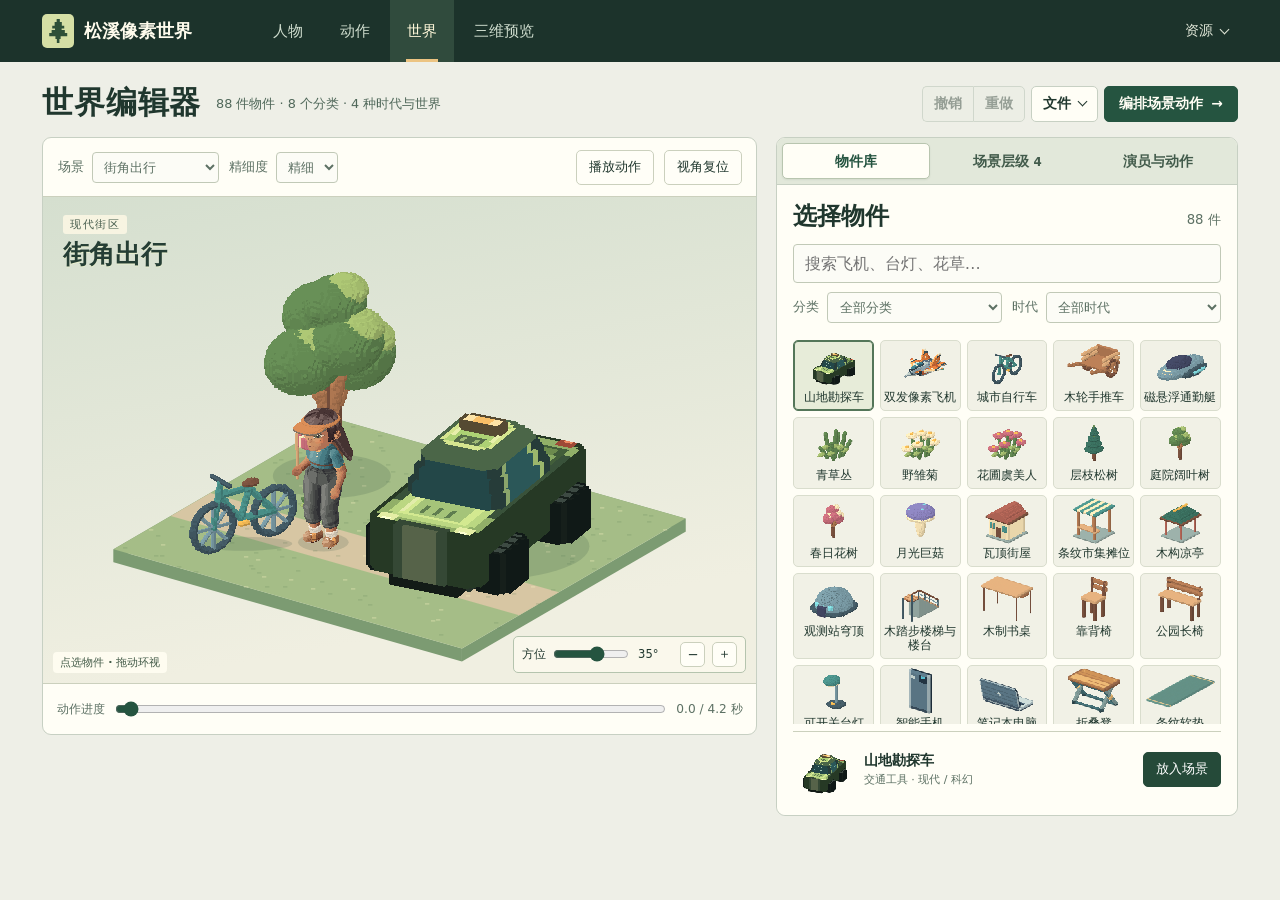
<file: index.html>
<!doctype html>
<html lang="zh-CN">
  <head>
    <meta charset="utf-8" />
    <meta name="viewport" content="width=device-width,initial-scale=1" />
    <meta name="theme-color" content="#244638" />
    <title>世界编辑器 · 松溪像素世界</title>
    <link rel="stylesheet" href="world.css" />
    <link rel="stylesheet" href="workspace.css">
    <script defer src="workspace.js"></script>
    <script defer src="motion.js"></script>
    <script defer src="character-slices.js"></script>
    <script defer src="scene-depth.js"></script>
    <script defer src="actor.js"></script>
    <script defer src="surveyor-art.js"></script>
    <script defer src="family-art.js"></script>
    <script defer src="vehicle-slices.js"></script>
    <script defer src="world-objects.js"></script>
    <script defer src="short-props.js"></script>
    <script defer src="activity-props.js"></script>
    <script defer src="studio-props.js"></script>
    <script defer src="studio-rig.js"></script>
    <script defer src="studio-actions.js"></script>
    <script defer src="duet-clips.js"></script>
    <script defer src="motion-gestures.js"></script>
    <script defer src="movement-clips.js"></script>
    <script defer src="daily-clips.js"></script>
    <script defer src="social-clips.js"></script>
    <script defer src="work-clips.js"></script>
    <script defer src="motion-supplies.js"></script>
  <script defer src="short-motion.js"></script>
    <script defer src="everyday-short-clips.js"></script>
    <script defer src="object-short-clips.js"></script>
    <script defer src="workshop-short-clips.js"></script>
    <script defer src="short-footwork.js"></script>
    <script defer src="short-duets.js"></script>
    <script defer src="studio-library.js"></script>
    <script defer src="pixel-headwear.js"></script>
    <script defer src="pixel-portrait.js"></script>
    <script defer src="portrait-styles.js"></script>
    <script defer src="seasonal-wardrobe.js"></script>
    <script defer src="wardrobe-patterns.js"></script>
    <script defer src="hair-styles.js"></script>
    <script defer src="infant-hair.js"></script>
    <script defer src="head-sections.js"></script>
    <script defer src="skull-core.js"></script>
    <script defer src="head-shape.js"></script>
    <script defer src="game-face.js"></script>
    <script defer src="short-hair.js"></script>
    <script defer src="collection-wardrobe.js"></script>
    <script defer src="everyday-styles.js"></script>
    <script defer src="workshop-wear.js"></script>
    <script defer src="world-wardrobe.js"></script>
    <script defer src="character-almanac.js"></script>
    <script defer src="character-titles.js"></script>
    <script defer src="character-collection.js"></script>
    <script defer src="figure-paint.js"></script>
    <script defer src="anatomy-core.js"></script>
    <script defer src="designer-body.js"></script>
    <script defer src="appearance.js"></script>
    <script defer src="appearance-store.js"></script>
    <script defer src="world-editor.js"></script>
  </head>
  <body data-workspace="world">
    <header data-app-nav="world"></header>
    <main class="atlas workspace-main">
      <header class="page-heading">
        <div class="page-name">
          <h1>世界编辑器</h1>
          <span id="inventory-count"></span>
        </div>
        <div class="page-actions">
          <div class="history-tools" role="group" aria-label="编辑历史">
            <button id="edit-undo" type="button" disabled title="撤销上一步">撤销</button>
            <button id="edit-redo" type="button" disabled title="重做上一步">重做</button>
          </div>
          <details class="workspace-files">
            <summary>文件</summary>
            <div>
              <button id="world-export" type="button">导出场景 JSON</button>
              <button id="open-world-file" type="button">导入场景 JSON</button>
            </div>
          </details>
          <a id="world-studio" class="work-primary" href="studio.html?board=1">编排场景动作 <span aria-hidden="true">→</span></a>
        </div>
      </header>
      <p id="world-status" class="workspace-notice" role="status" aria-live="polite"></p>
      <input type="file" id="world-import" accept=".json,application/json" hidden>
      <div class="layout workspace-desk" data-desk>
        <section class="scene-panel desk-preview" id="scene-preview" data-label="预览" aria-label="场景编辑器">
          <header class="scene-bar">
            <label
              >场景
              <select id="world-scene"></select
            ></label>
            <label>精细度
              <select id="world-detail"><option value="figure">精细</option><option value="standard">标准</option></select>
            </label>
            <label id="view-space-field" hidden>视图<select id="world-space" aria-label="建筑视图"></select></label>
            <div>
              <button id="world-play" type="button" aria-pressed="false">播放动作</button
              ><button type="button" id="world-reset-view">视角复位</button>
            </div>
          </header>
          <div class="world-viewport">
            <canvas
              id="world-canvas"
              tabindex="0"
              aria-label="像素场景，点选演员或物件，拖动环视。方向键旋转或缩放，空格播放"
            ></canvas>
            <span class="pick-hint" id="picked-name">点选物件 · 拖动环视</span>
            <div class="scene-caption">
              <span id="scene-realm"></span>
              <h2 id="scene-title"></h2>
            </div>
            <div class="camera-strip">
              <label
                >方位 <input type="range" id="world-angle" min="-180" max="180" step="1" value="35" /></label
              ><output id="angle-label">35°</output
              ><button type="button" id="zoom-out" aria-label="缩小">−</button
              ><button type="button" id="zoom-in" aria-label="放大">＋</button>
            </div>
          </div>
          <div id="route-playback" class="route-playback" hidden>
            <label>动作进度 <input id="world-scrub" type="range" min="0" max="1" step="0.001" value="0" /></label>
            <output id="route-time" for="world-scrub"></output><button id="upper-landing" type="button">停在楼上</button>
          </div>
        </section>
        <div class="tool-side"><div class="tool-tabs" role="tablist" aria-label="编辑工具"></div>
        <section class="collection tool-pane" data-tool id="object-library" data-label="物件库">
          <header>
            <h2>选择物件</h2>
            <output id="catalog-count"></output>
          </header>
          <input type="search" id="world-query" placeholder="搜索飞机、台灯、花草…" aria-label="搜索物件" />
          <div class="catalog-filters">
            <label
              >分类<select id="world-family">
                <option value="">全部分类</option>
              </select></label
            ><label
              >时代<select id="world-realm">
                <option value="">全部时代</option>
              </select></label
            >
          </div>
          <button class="clear-filter" id="clear-objects" type="button" hidden>清除筛选</button>
          <div id="world-grid" class="object-grid" aria-label="物件列表"></div>
          <div class="item-inspect">
            <canvas id="item-preview" width="112" height="96" aria-hidden="true"></canvas>
            <div>
              <h3 id="item-name"></h3>
              <p id="item-spec"></p>
            </div>
            <button id="place-item">放入场景</button>
          </div>
        </section>
          <section id="placements" class="tool-pane" data-tool data-label="场景层级" data-count="tree-count" hidden>
            <h2><span id="placement-title">场景中的物件</span> <span id="placement-count"></span></h2>
            <div class="placement-body">
              <ul id="scene-tree" class="scene-tree" aria-label="场景层级" hidden></ul>
              <div class="placement-inspector">
                <label id="flat-picker" class="pick-place">选择物件<select id="placed"></select></label>
                <strong id="selection-name" hidden></strong>
                <button type="button" id="gather-interior" hidden>将范围内的人物和物件移入</button>
                <label id="parent-field" hidden>所属空间<select id="place-parent"></select></label>
                <div class="coords">
                <label>X<input id="place-x" type="number" min="-256" max="256" step="any" /></label
                ><label>Y<input id="place-y" type="number" min="-256" max="256" step="any" /></label
                ><label>高度<input id="place-z" type="number" min="0" max="256" step="any" /></label
                ><label
                  >朝向 °<input id="place-heading" type="number" min="-360" max="360" step="any" /></label
                ><button type="button" id="remove-place">移除</button>
                </div>
                <small id="coordinate-note" hidden></small>
              </div>
            </div>
            <button type="button" id="more-items" class="back-to-tools">继续添加物件</button>
          </section>
          <section class="tool-pane" data-tool id="scene-cast" data-label="演员与动作" hidden>
            <h2>首段演员与动作</h2>
          <div class="cast-row">
            <label>演员<select id="world-actor"></select></label
            ><label>动作<select id="world-clip"></select></label>
            <button id="select-cast" type="button">演员位置</button>
            <a id="edit-scene-actor" class="back-to-tools" href="atelier.html">打开人物外观</a>
          </div>
          </section>
        </div>
      </div>
    </main>
  </body>
</html>
</file>
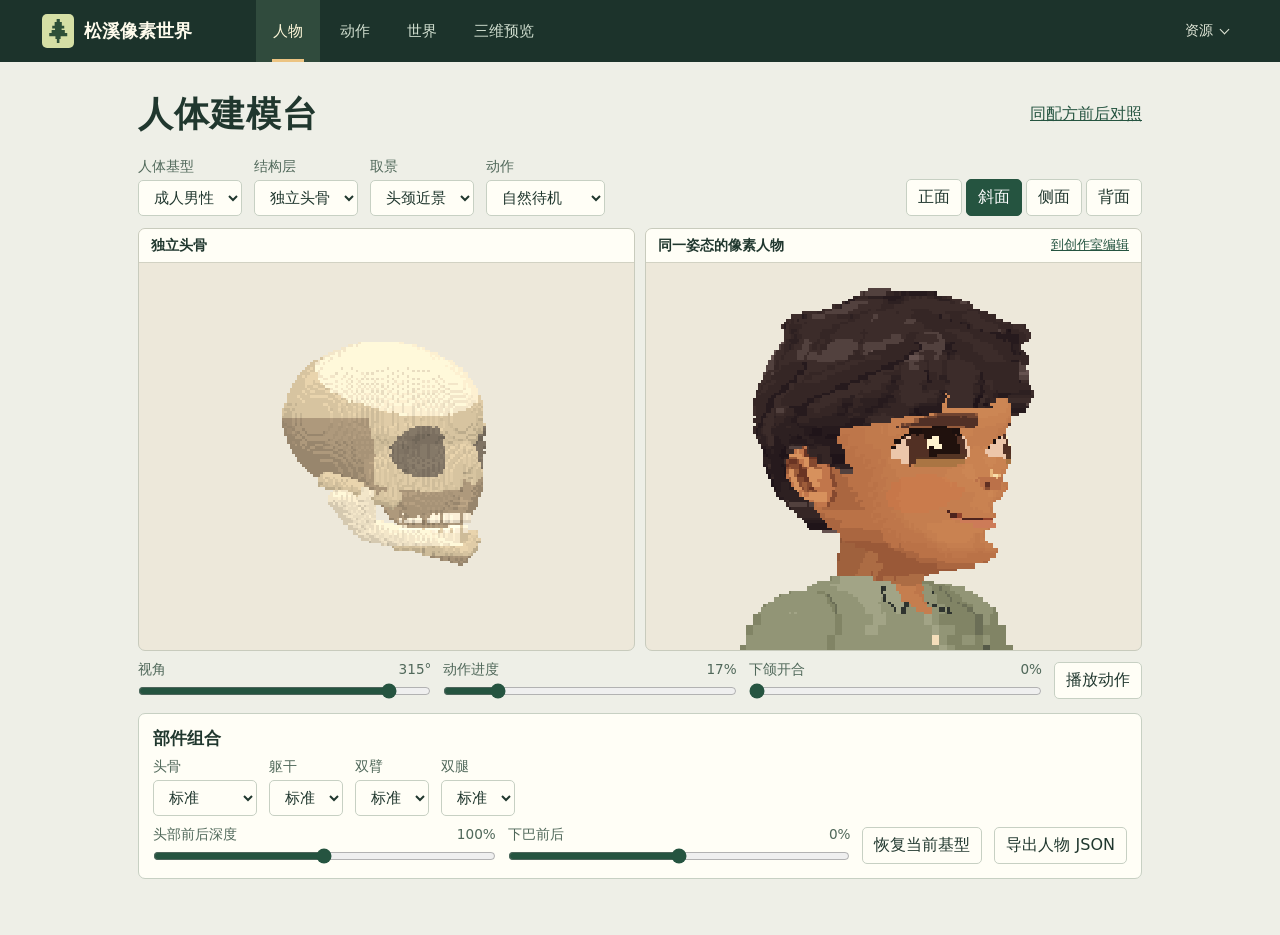
<file: anatomy-study.html>
<!doctype html>
<html lang="zh-CN">
  <head>
    <meta charset="utf-8" />
    <meta name="viewport" content="width=device-width,initial-scale=1" />
    <title>人体建模台 · 松溪像素世界</title>
    <link rel="stylesheet" href="workspace.css" />
    <link rel="stylesheet" href="figure-study.css" />
    <link rel="stylesheet" href="anatomy-study.css" />
    <script defer src="workspace.js"></script>
    <script defer src="motion.js"></script>
    <script defer src="character-slices.js"></script>
    <script defer src="actor.js"></script>
    <script defer src="surveyor-art.js"></script>
    <script defer src="family-art.js"></script>
    <script defer src="vehicle-slices.js"></script>
    <script defer src="world-objects.js"></script>
    <script defer src="short-props.js"></script>
    <script defer src="activity-props.js"></script>
    <script defer src="studio-props.js"></script>
    <script defer src="studio-rig.js"></script>
    <script defer src="studio-actions.js"></script>
    <script defer src="duet-clips.js"></script>
    <script defer src="motion-gestures.js"></script>
    <script defer src="movement-clips.js"></script>
    <script defer src="daily-clips.js"></script>
    <script defer src="social-clips.js"></script>
    <script defer src="work-clips.js"></script>
    <script defer src="motion-supplies.js"></script>
  <script defer src="short-motion.js"></script>
    <script defer src="everyday-short-clips.js"></script>
    <script defer src="object-short-clips.js"></script>
    <script defer src="workshop-short-clips.js"></script>
    <script defer src="short-footwork.js"></script>
    <script defer src="short-duets.js"></script>
    <script defer src="studio-library.js"></script>
    <script defer src="pixel-headwear.js"></script>
    <script defer src="pixel-portrait.js"></script>
    <script defer src="portrait-styles.js"></script>
    <script defer src="seasonal-wardrobe.js"></script>
    <script defer src="wardrobe-patterns.js"></script>
    <script defer src="hair-styles.js"></script>
    <script defer src="infant-hair.js"></script>
    <script defer src="head-sections.js"></script>
    <script defer src="skull-core.js"></script>
    <script defer src="head-shape.js"></script>
    <script defer src="game-face.js"></script>
    <script defer src="short-hair.js"></script>
    <script defer src="collection-wardrobe.js"></script>
    <script defer src="everyday-styles.js"></script>
    <script defer src="workshop-wear.js"></script>
    <script defer src="world-wardrobe.js"></script>
    <script defer src="character-almanac.js"></script>
    <script defer src="character-titles.js"></script>
    <script defer src="character-collection.js"></script>
    <script defer src="figure-paint.js"></script>
    <script defer src="anatomy-core.js"></script>
    <script defer src="designer-body.js"></script>
    <script defer src="appearance.js"></script>
    <script defer src="figure-models.js"></script>
    <script defer src="studio-stage.js"></script>
    <script defer src="anatomy-study.js"></script>
  </head>
  <body data-workspace="atelier">
    <header data-app-nav="atelier"></header>
    <main class="study anatomy">
      <header class="heading">
        <h1>人体建模台</h1>
        <a href="figure-study.html">同配方前后对照</a>
      </header>
      <section class="toolbar" aria-label="人体与结构">
        <label
          >人体基型<select id="base">
            <option value="female">成人女性</option>
            <option value="male">成人男性</option>
            <option value="adult">成人通用</option>
            <option value="child">儿童</option>
            <option value="baby">婴儿</option>
            <option value="toddler">幼儿</option>
          </select></label
        >
        <label
          >结构层<select id="layer">
            <option value="skull">独立头骨</option>
            <option value="skeleton">骨架</option>
            <option value="muscle">肌肉</option>
            <option value="form">无衣体表</option>
          </select></label
        >
        <label
          >取景<select id="framing">
            <option value="head">头颈近景</option>
            <option value="body">全身</option>
          </select></label
        >
        <label>动作<select id="action"></select></label>
        <div class="angles">
          <button data-angle="0">正面</button><button data-angle="315">斜面</button
          ><button data-angle="270">侧面</button><button data-angle="180">背面</button>
        </div>
      </section>
      <div class="pair">
        <figure>
          <figcaption id="structure-label">独立头骨</figcaption>
          <canvas id="structure" aria-label="可旋转的人体结构"></canvas>
        </figure>
        <figure>
          <figcaption>
            <span>同一姿态的像素人物</span><a id="edit" href="atelier.html">到创作室编辑</a>
          </figcaption>
          <canvas id="dressed" aria-label="套用结构的像素人物"></canvas>
        </figure>
      </div>
      <section class="transport" aria-label="姿态控制">
        <label
          >视角 <output id="angle-value"></output
          ><input id="angle" type="range" min="0" max="359" value="315"
        /></label>
        <label
          >动作进度 <output id="phase-value"></output
          ><input id="phase" type="range" min="0" max="100" value="17"
        /></label>
        <label
          >下颌开合 <output id="jaw-value"></output><input id="jaw" type="range" min="0" max="100" value="0"
        /></label>
        <button id="play" aria-pressed="false">播放动作</button>
      </section>
      <section class="guide">
        <h2>部件组合</h2>
        <div class="toolbar" id="parts"></div>
        <div class="transport proportions">
          <label
            >头部前后深度 <output id="depth-value"></output
            ><input id="depth" type="range" min="80" max="120" value="100"
          /></label>
          <label
            >下巴前后 <output id="chin-value"></output
            ><input id="chin" type="range" min="-100" max="100" value="0"
          /></label>
          <button id="reset">恢复当前基型</button><button id="download">导出人物 JSON</button>
        </div>
      </section>
      <p id="status" role="status"></p>
    </main>
  </body>
</html>
</file>
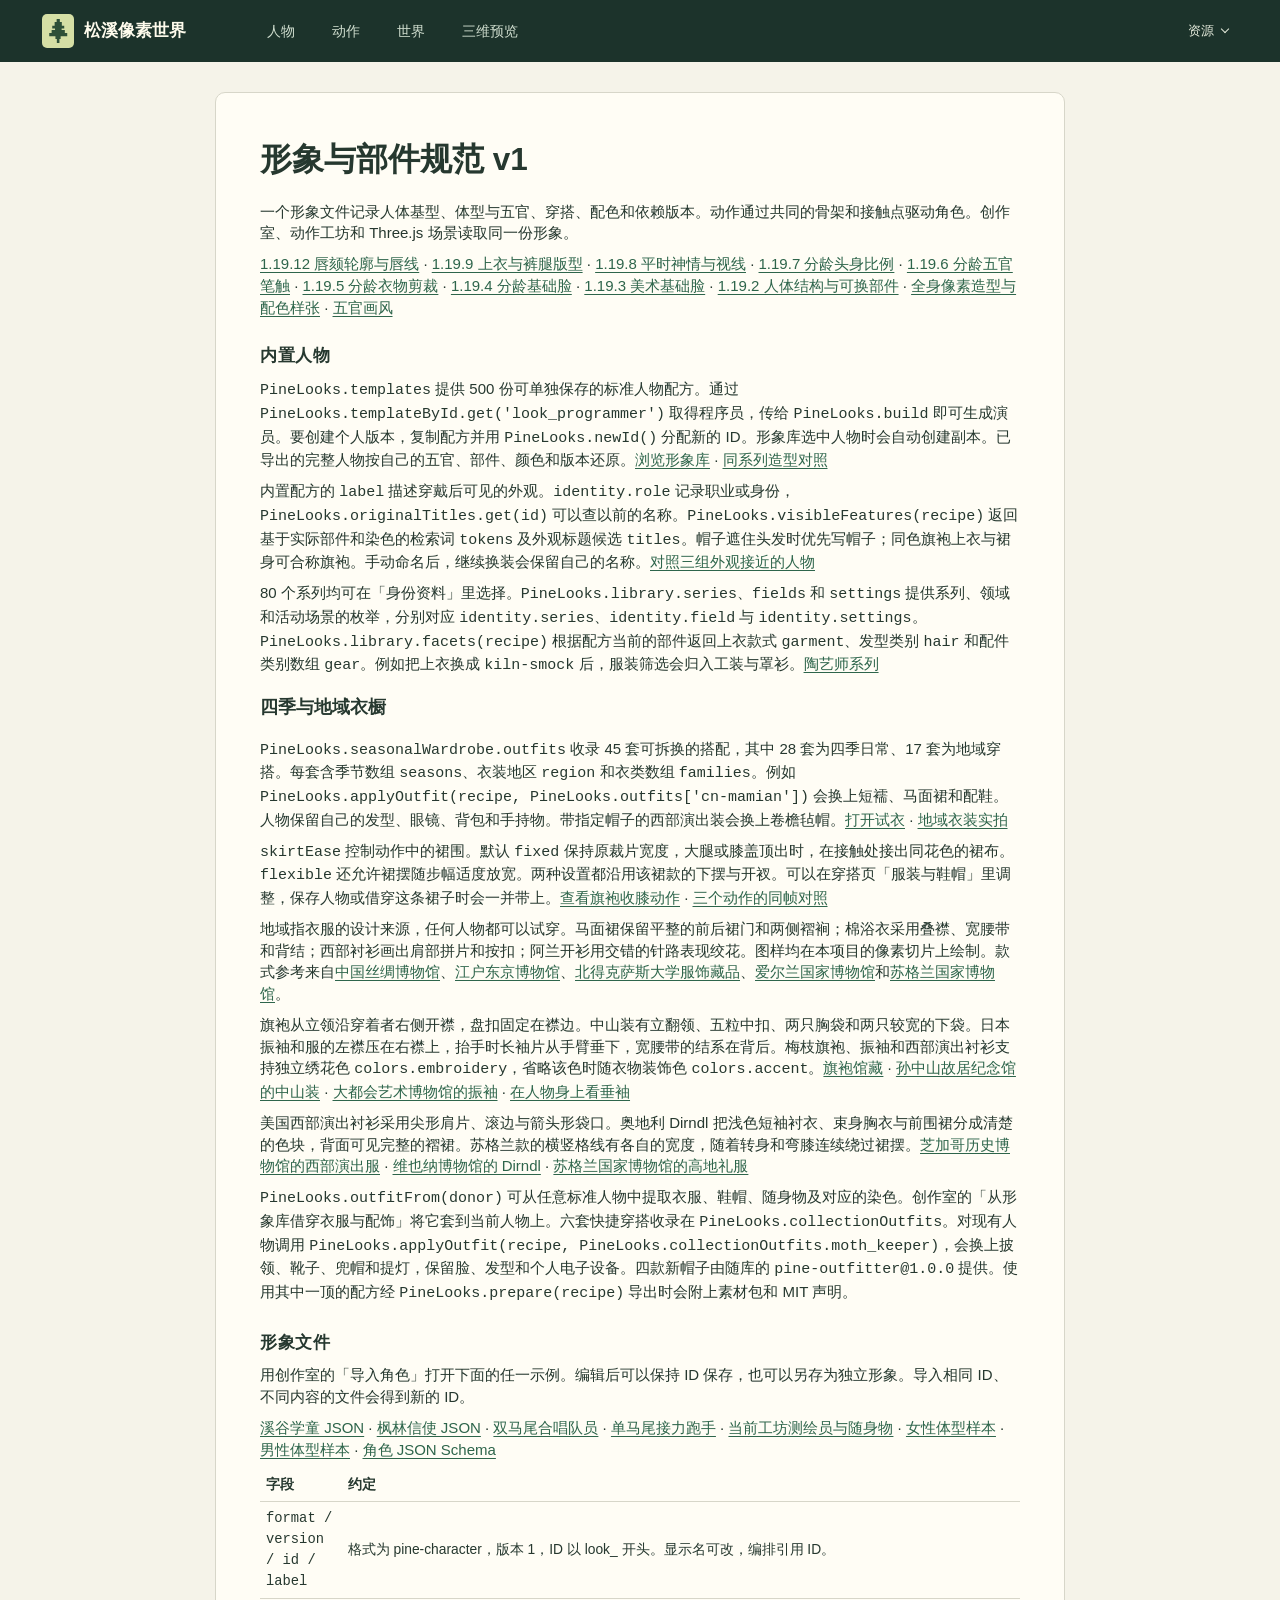
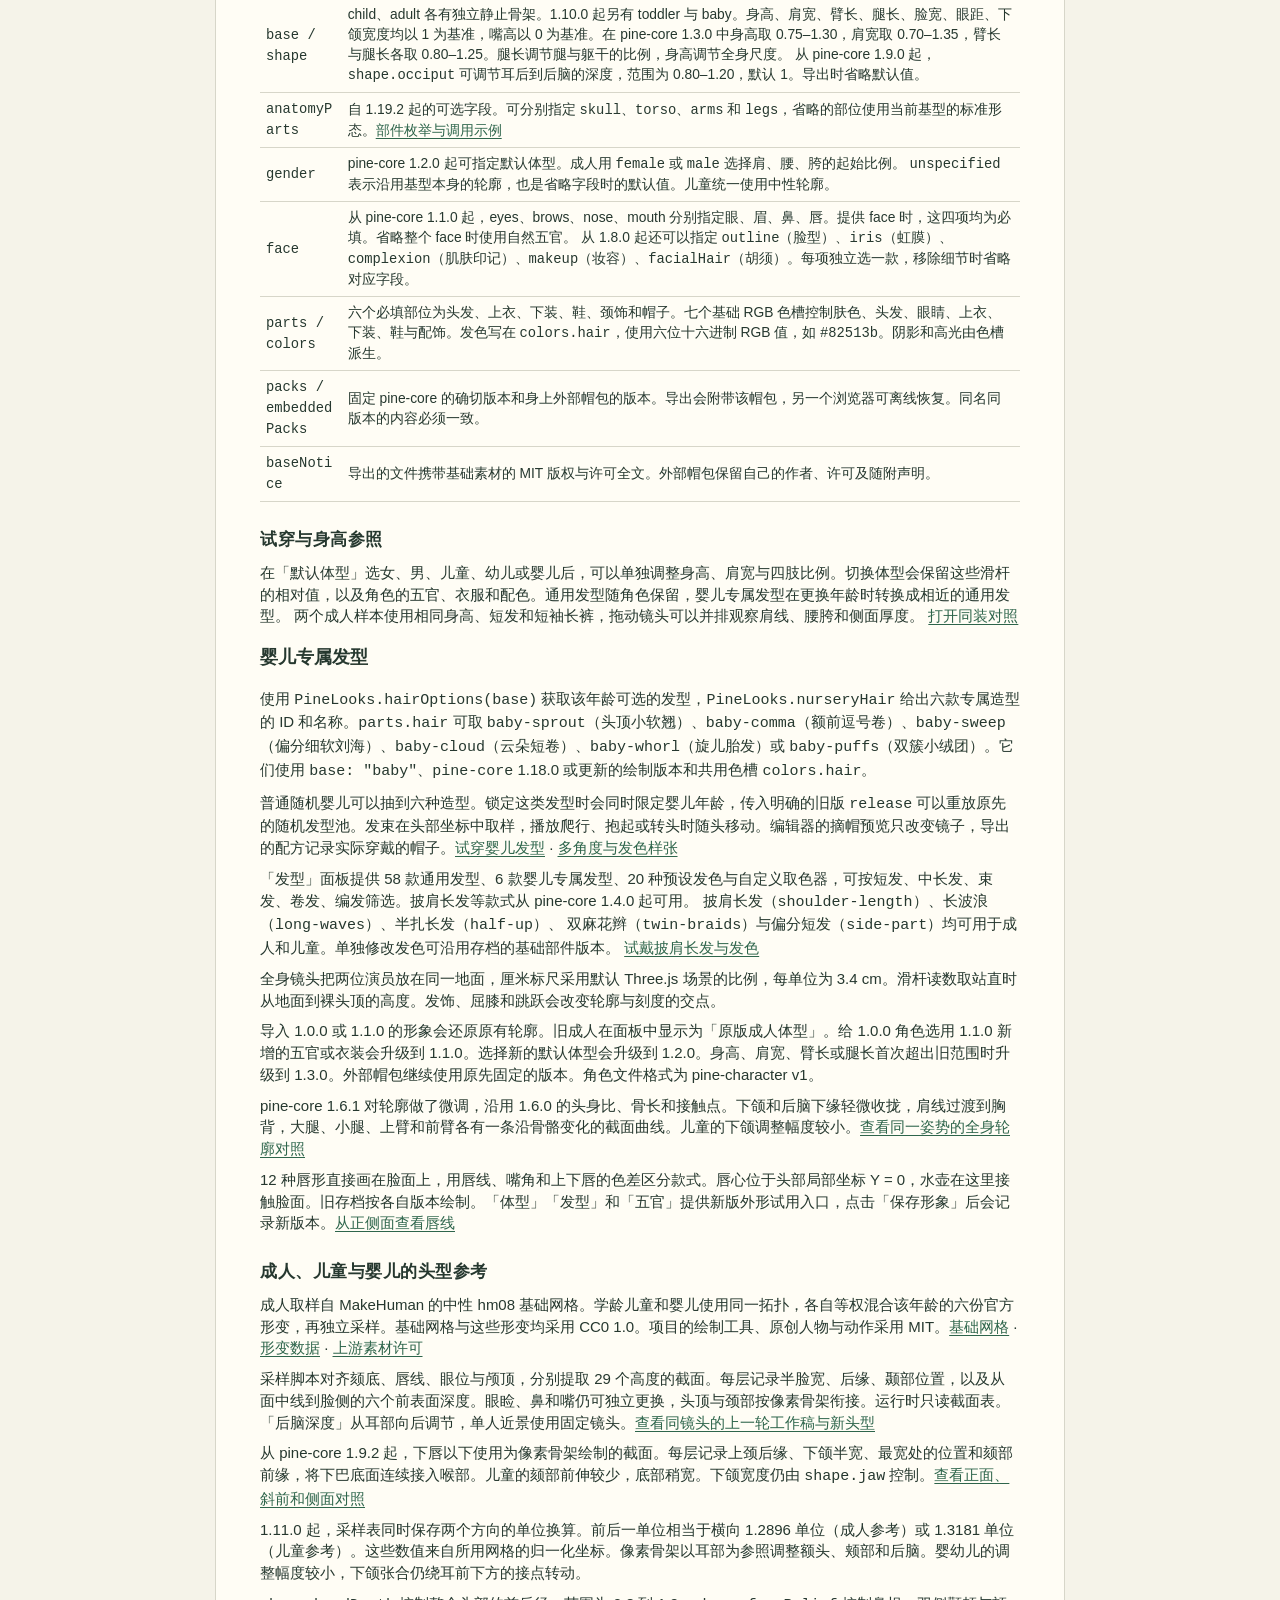
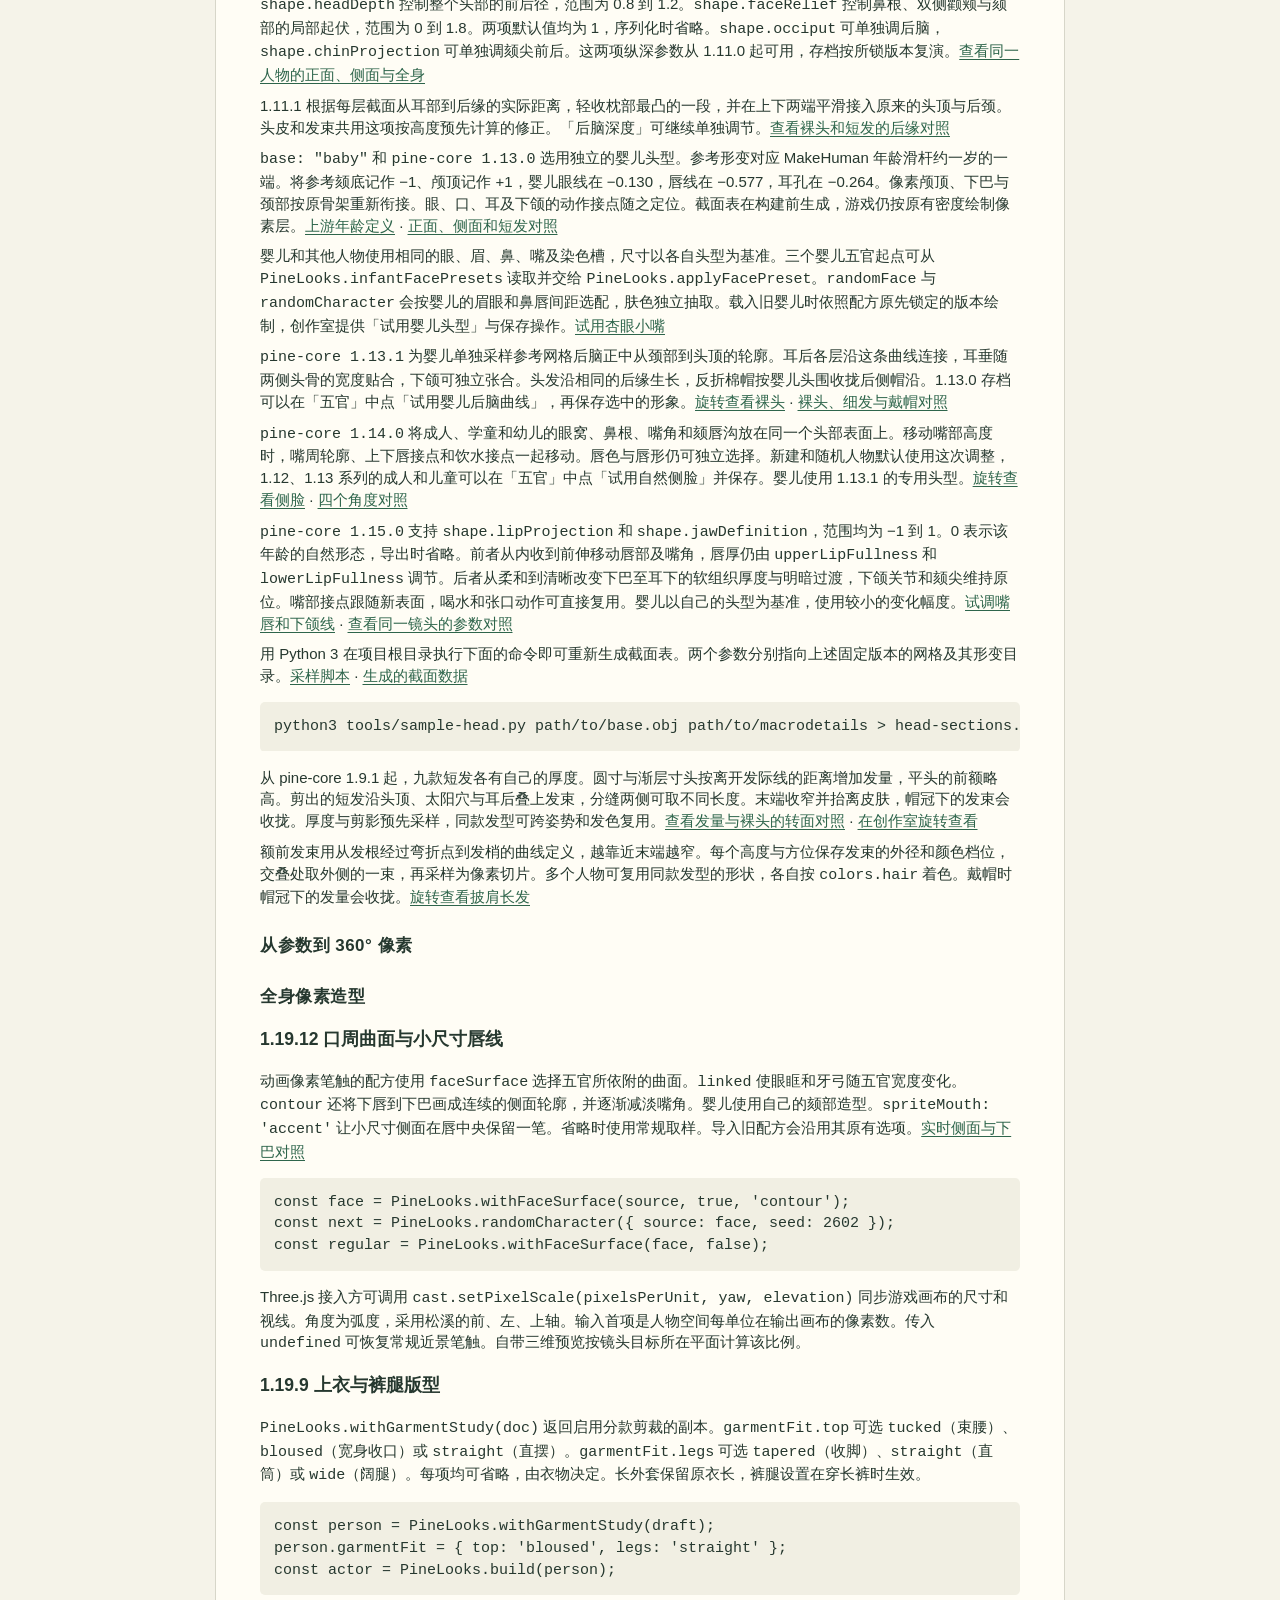
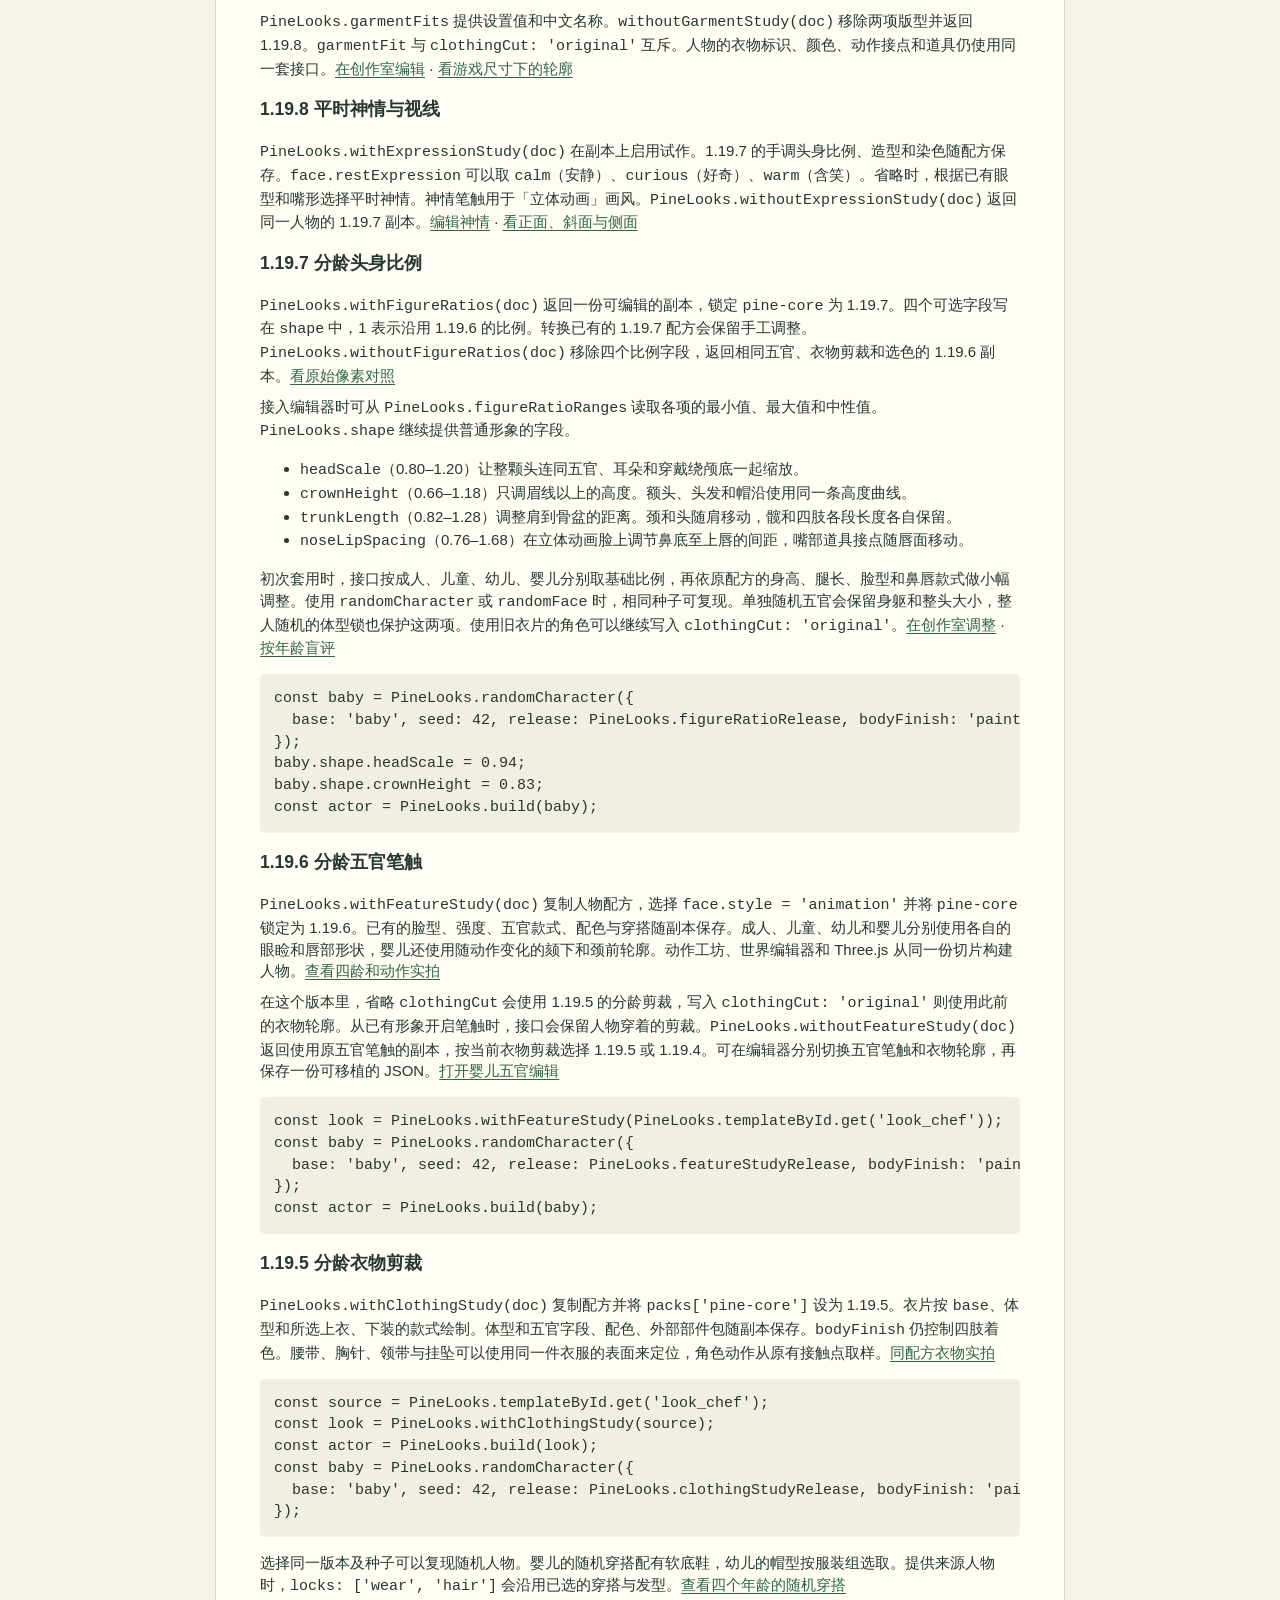
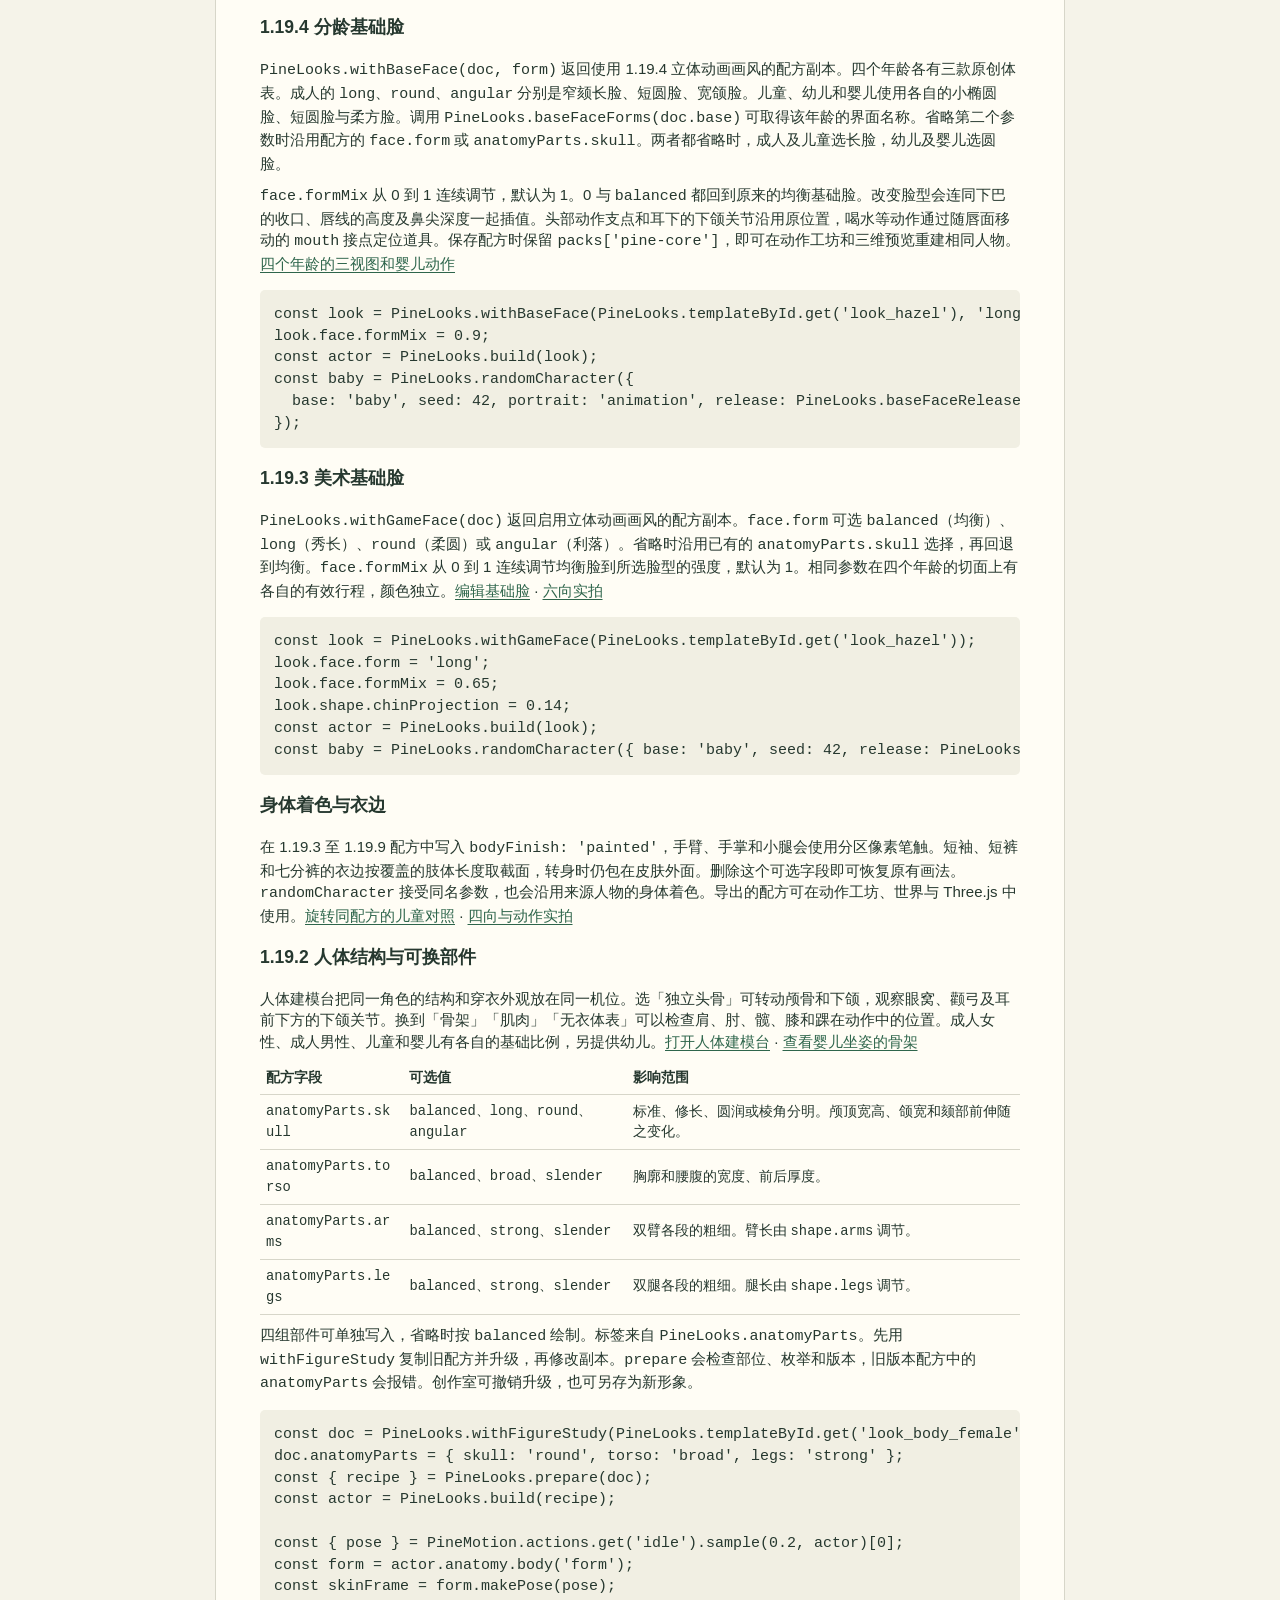
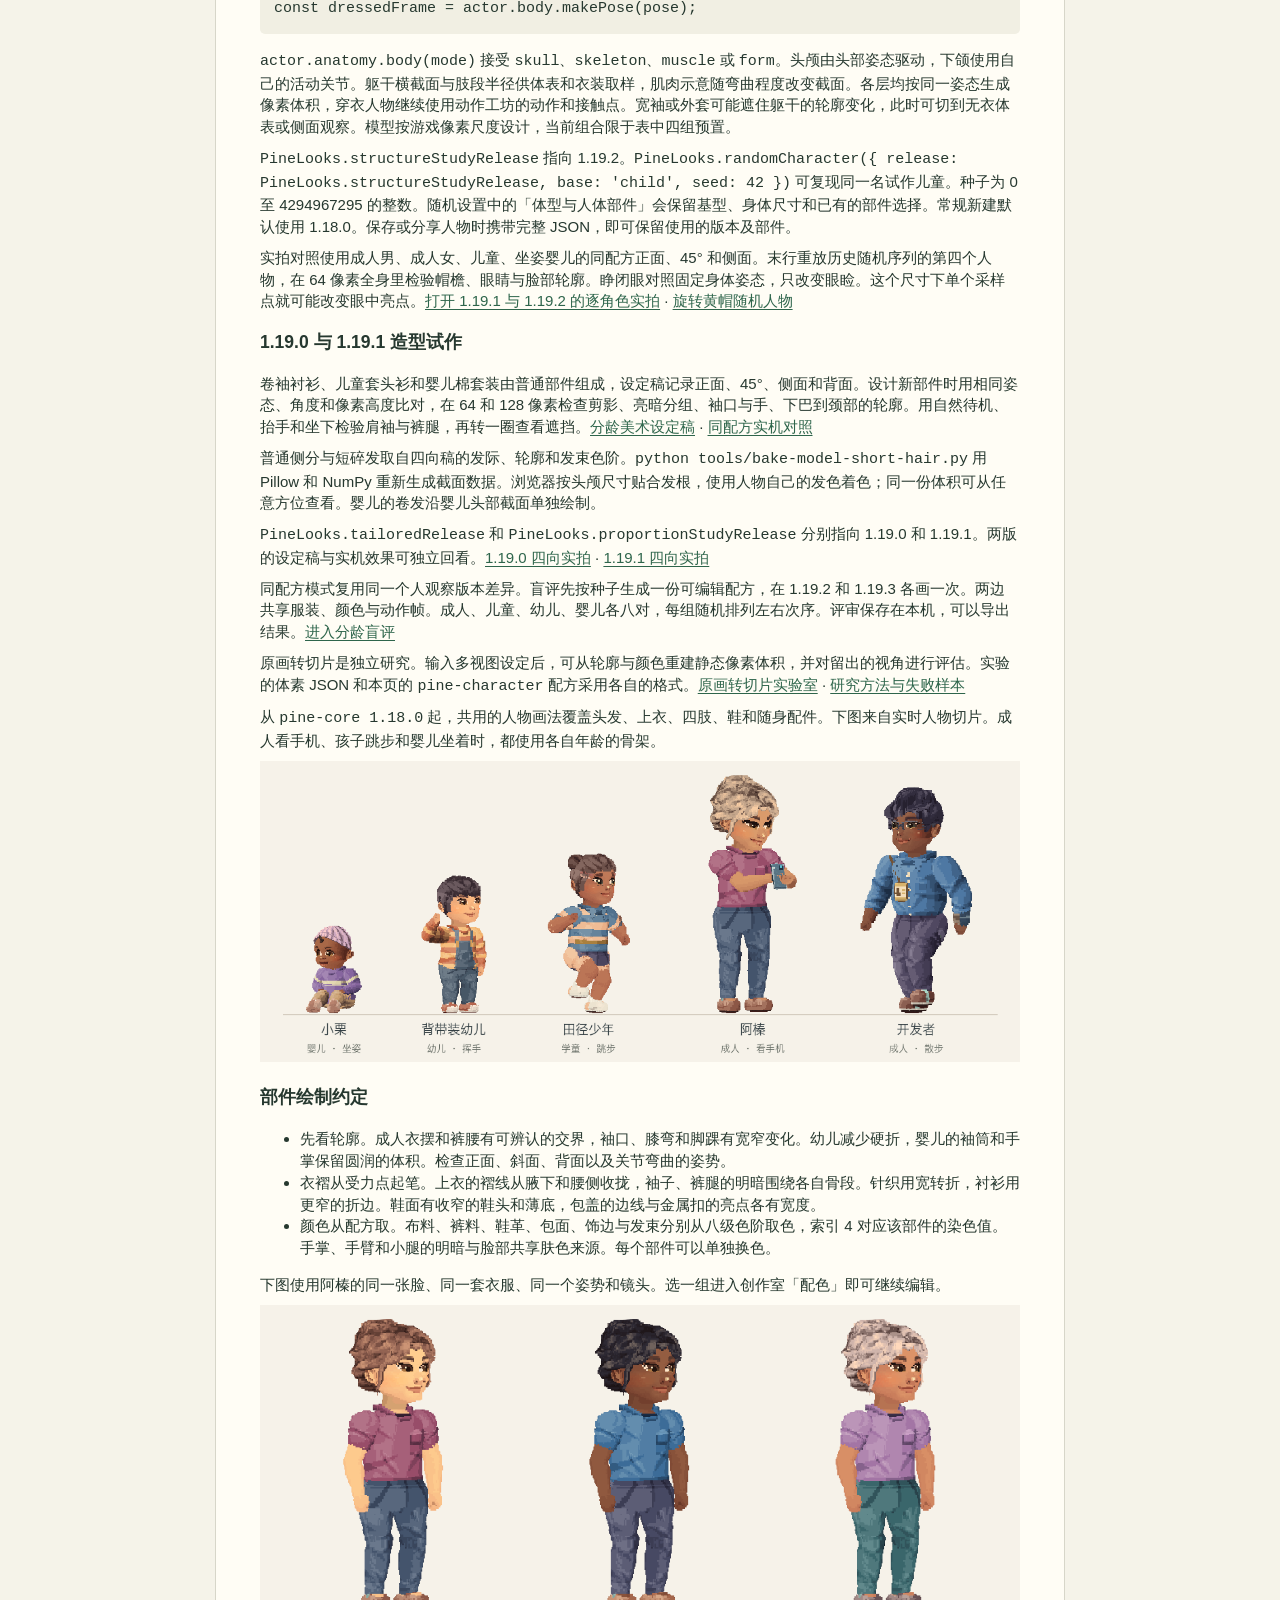
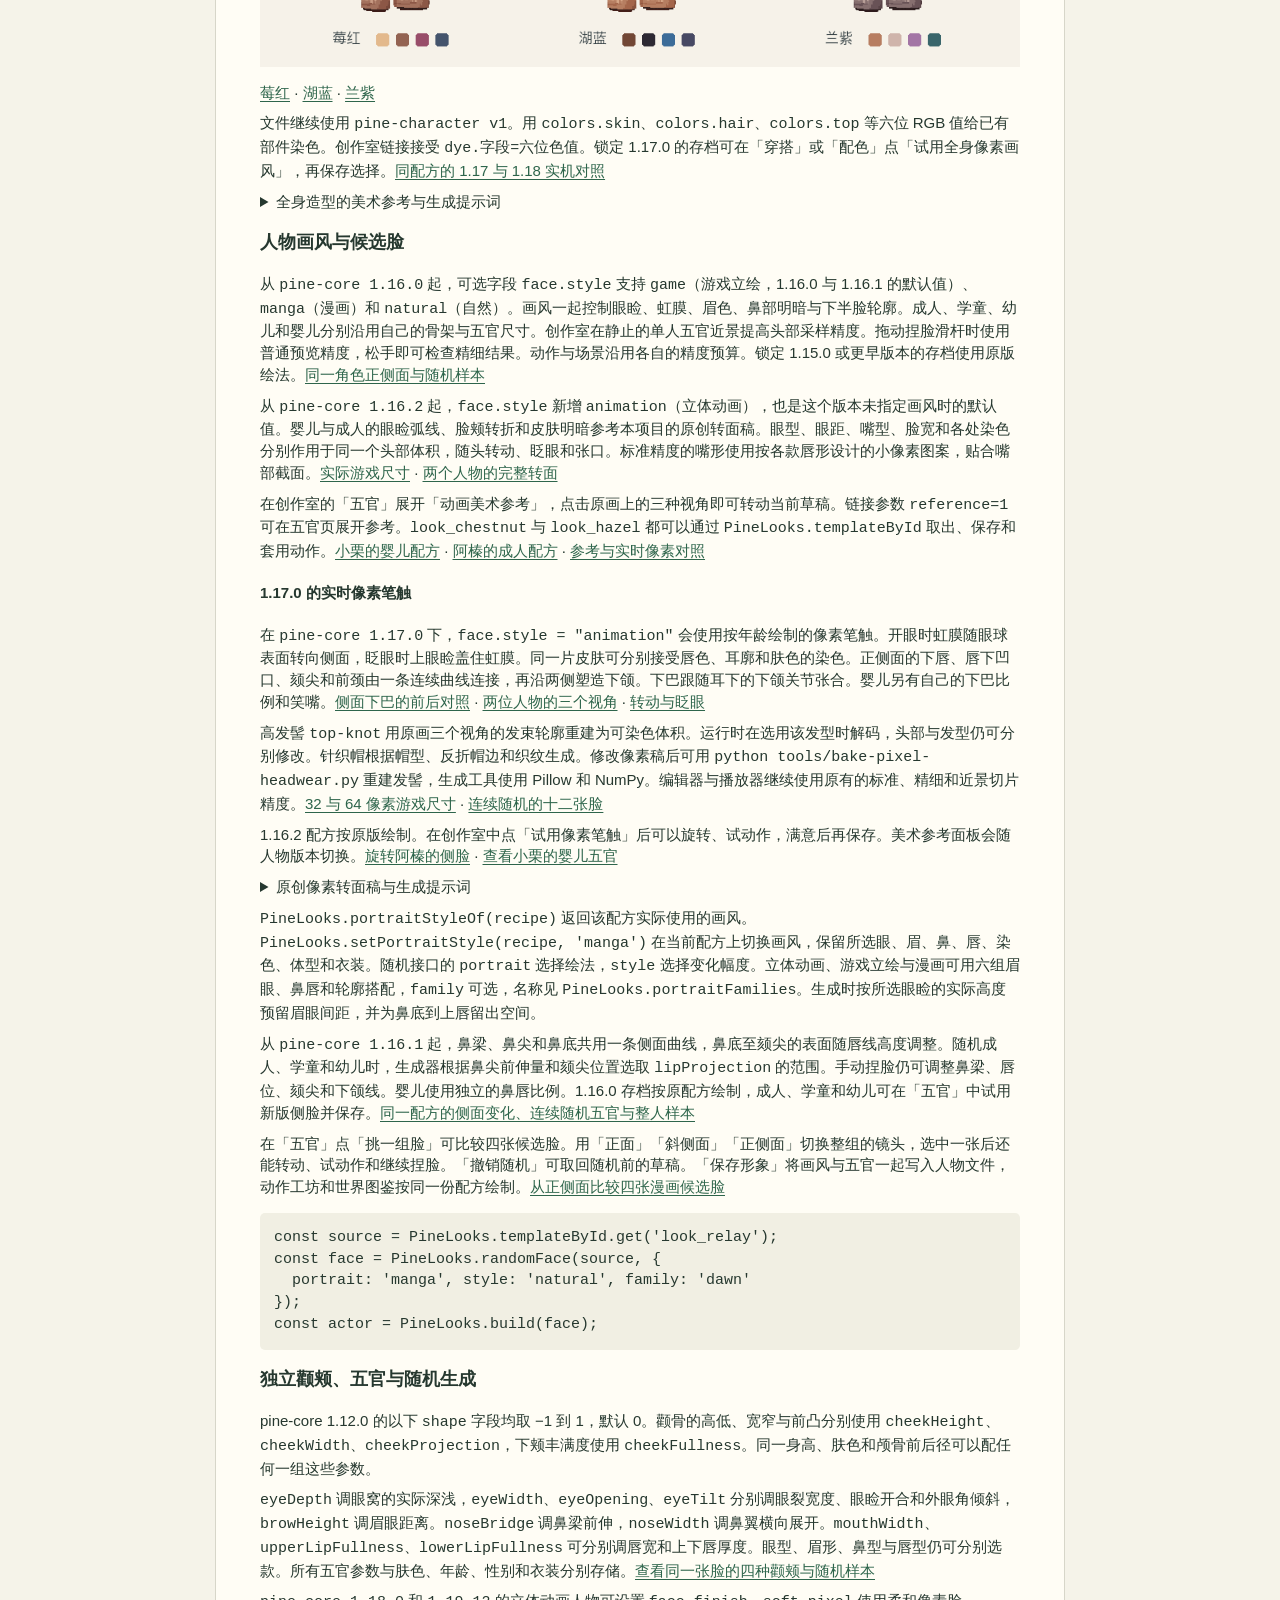
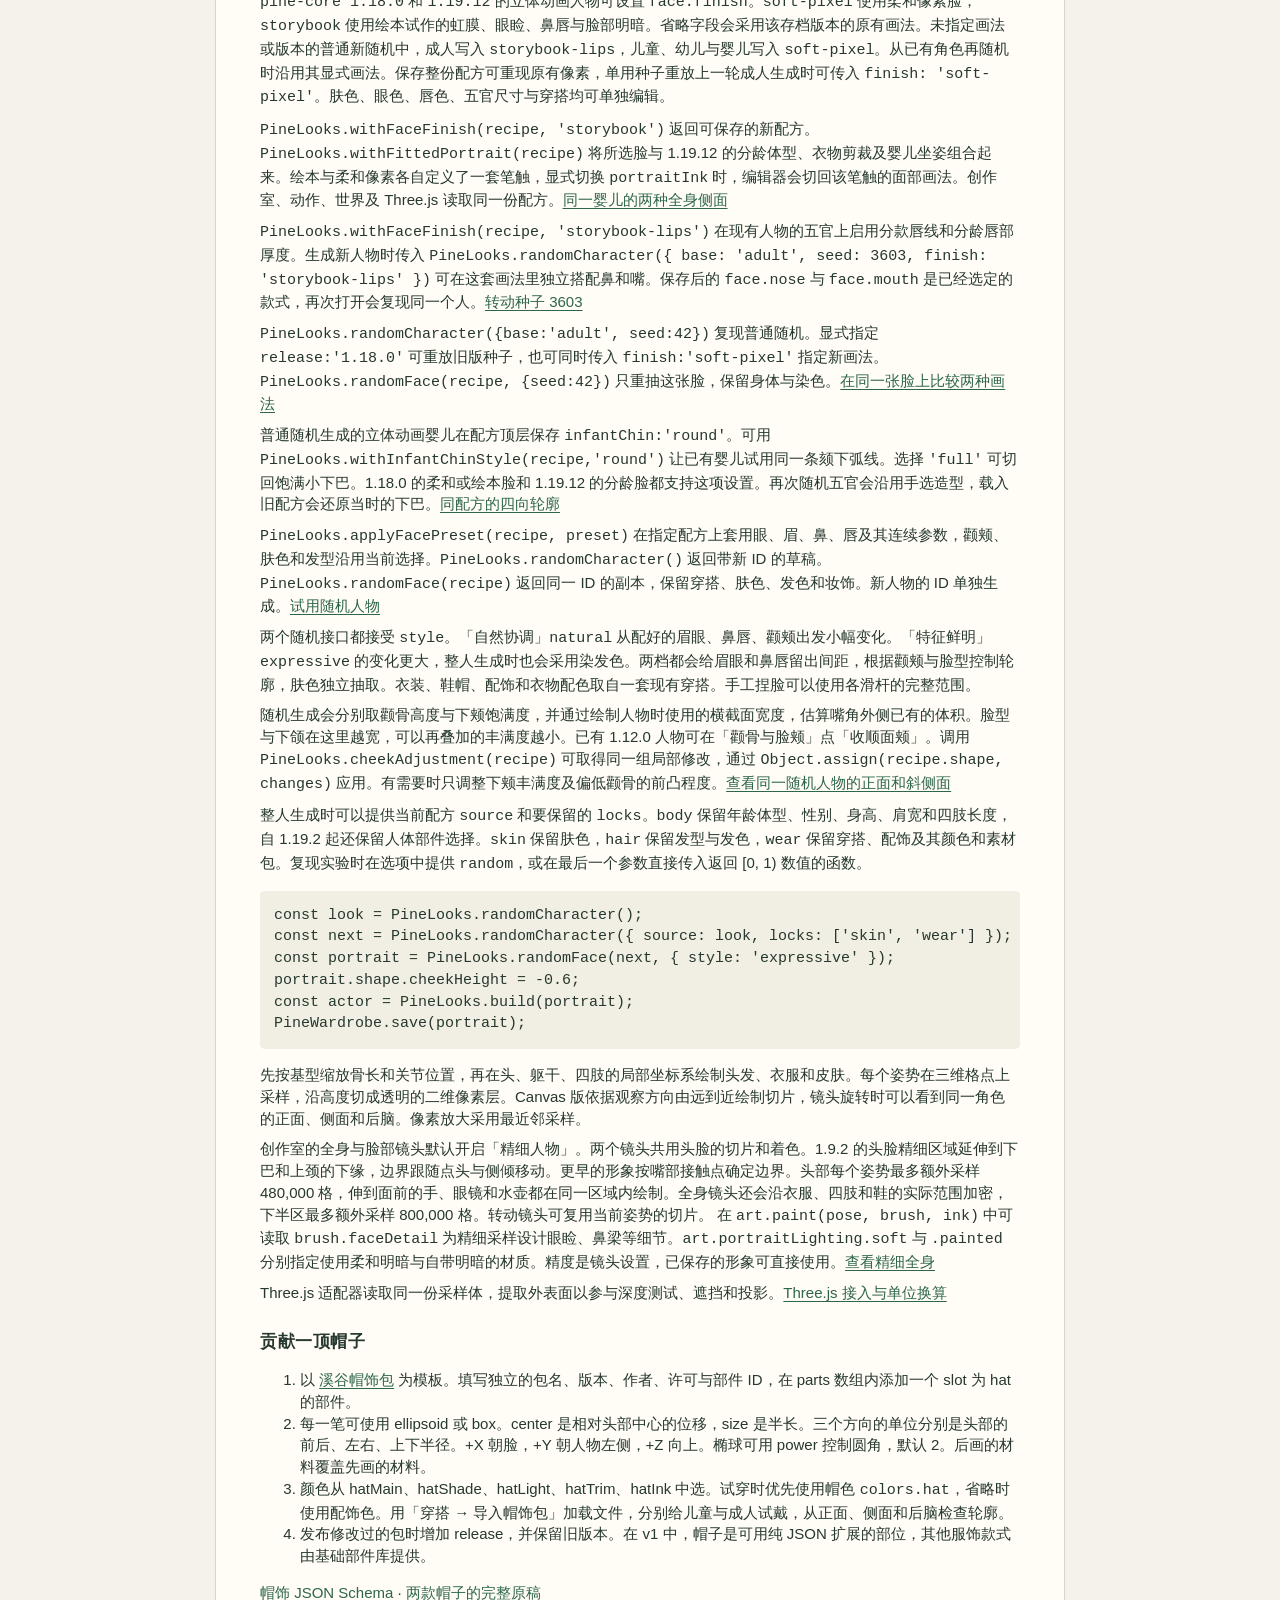
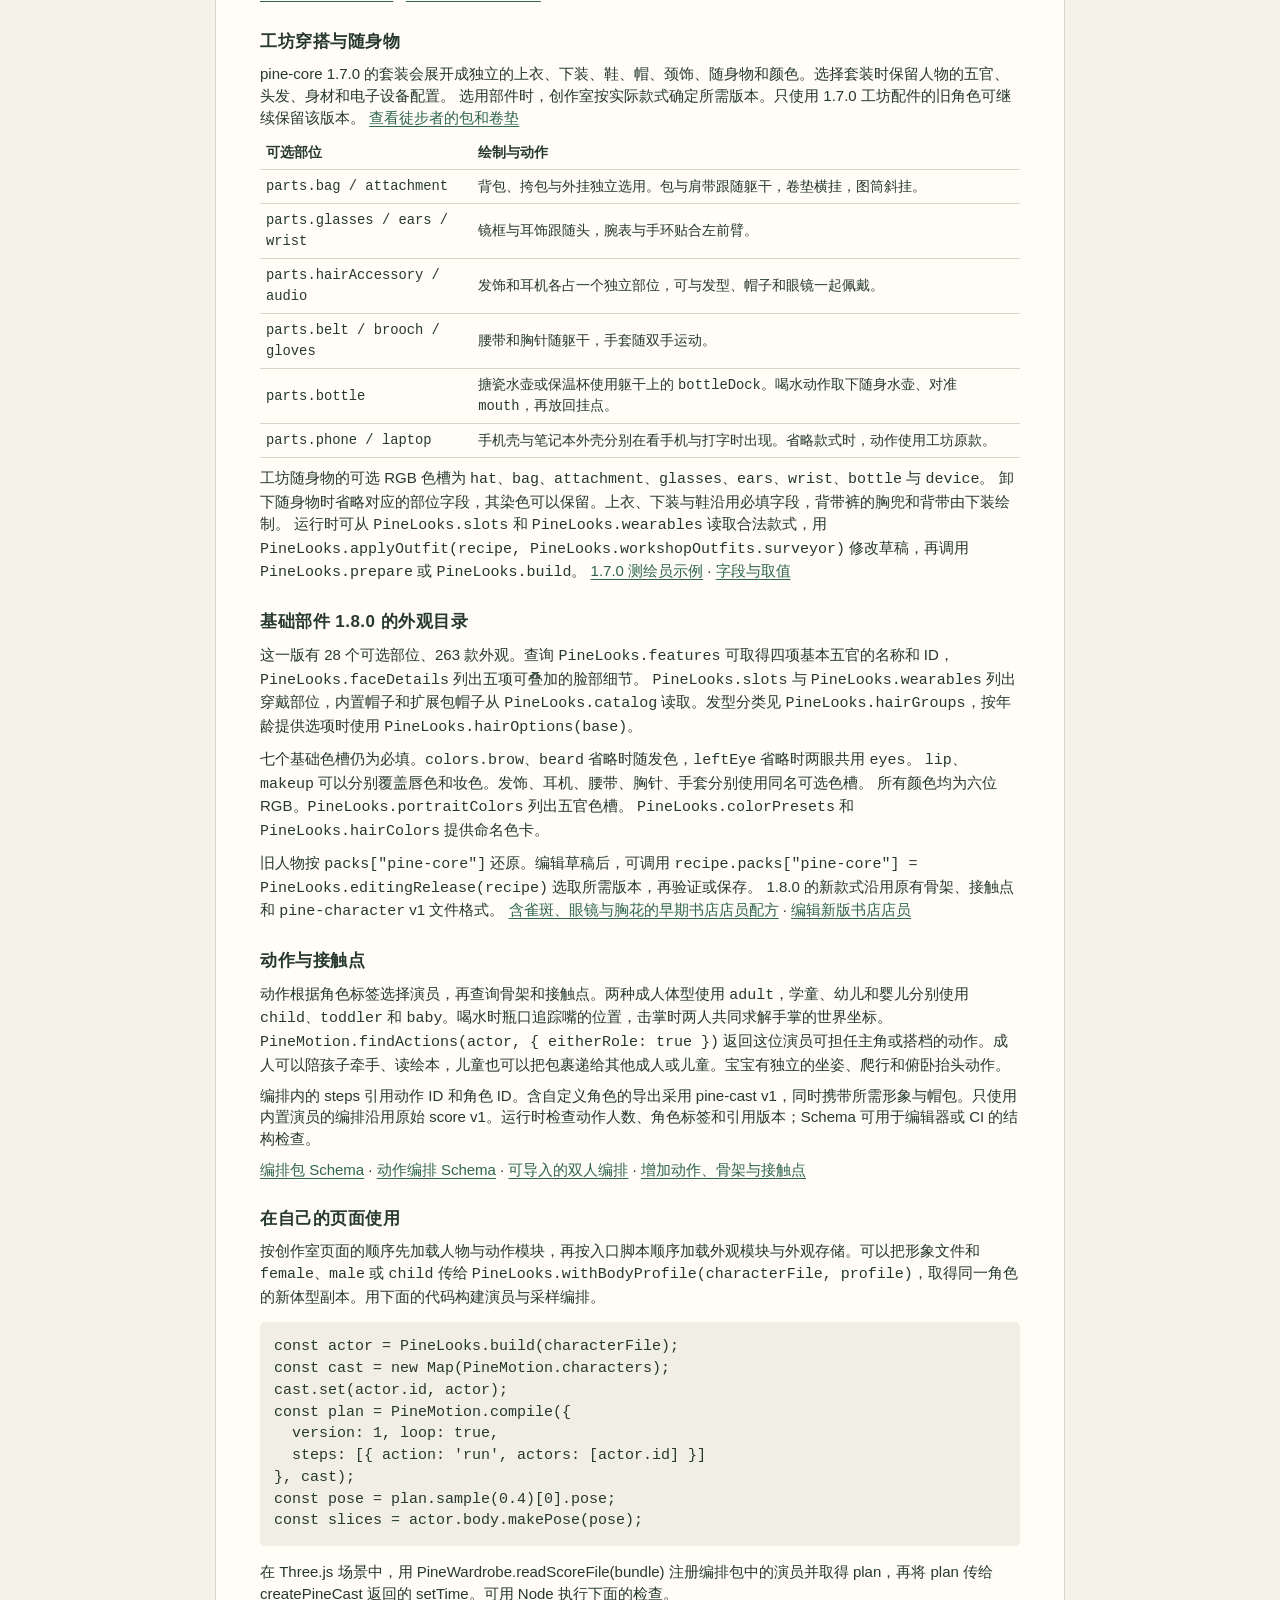
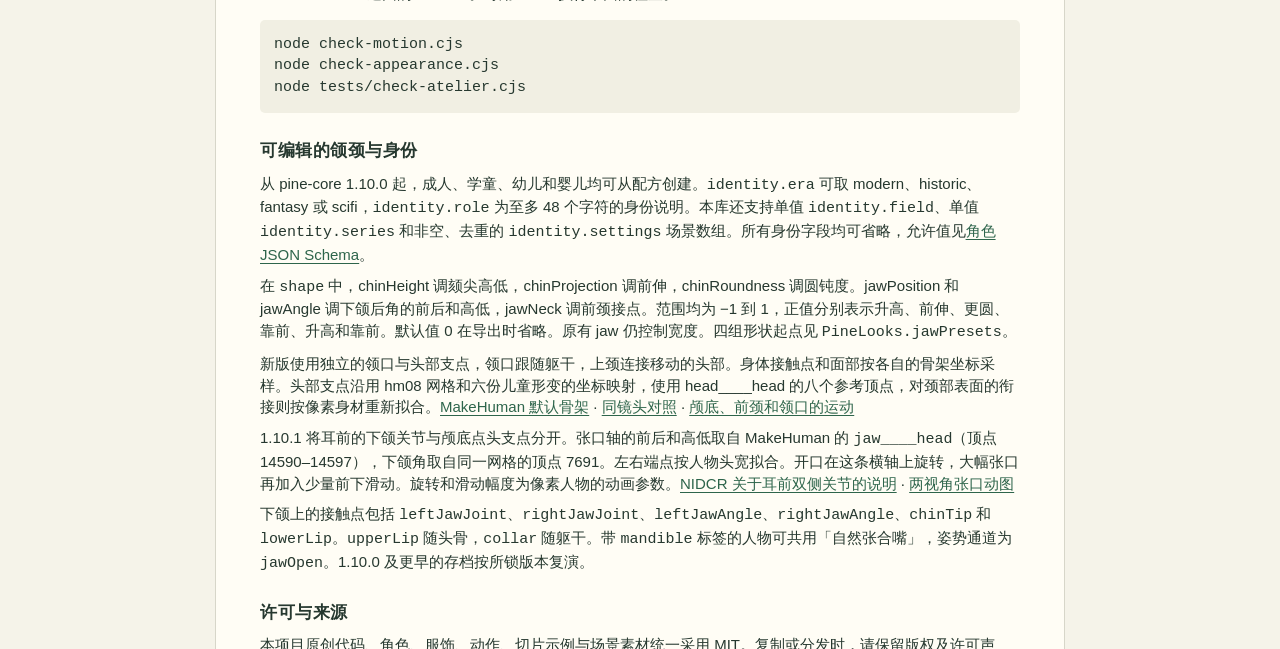
<file: appearance-standard.html>
<!doctype html>
<html lang="zh-CN">
  <head>
    <meta charset="utf-8" />
    <meta name="viewport" content="width=device-width,initial-scale=1" />
    <title>形象与部件规范 v1 · 松溪像素</title>
    <link rel="stylesheet" href="atelier.css" />
    <style>
      article {
        max-width: 850px;
        margin: 30px auto;
        padding: clamp(18px, 4vw, 44px);
        border: 1px solid var(--border);
        border-radius: 10px;
        background: var(--card);
      }
      article h1 {
        margin: 0 0 18px;
        font-size: clamp(1.6rem, 4vw, 2.1rem);
      }
      article h2 {
        margin: 26px 0 9px;
      }
      article p {
        margin: 9px 0;
      }
      article a {
        color: #2e654b;
        text-underline-offset: 3px;
      }
      article pre {
        overflow: auto;
        background: #f1efe3;
        padding: 14px;
        border-radius: 5px;
      }
      article table {
        border-collapse: collapse;
        width: 100%;
        font-size: 0.92rem;
      }
      article th,
      article td {
        padding: 6px;
        border-bottom: 1px solid var(--border);
        text-align: left;
      }
      article code {
        overflow-wrap: anywhere;
      }
    </style>
    <link rel="stylesheet" href="workspace.css">
    <script defer src="workspace.js"></script>
    </head>
  <body data-workspace="resources">
    <header data-app-nav="resources"></header>
    <main>
      <article>
        <h1>形象与部件规范 v1</h1>
        <p>
          一个形象文件记录人体基型、体型与五官、穿搭、配色和依赖版本。动作通过共同的骨架和接触点驱动角色。创作室、动作工坊和
          Three.js 场景读取同一份形象。
        </p>
        <p><a href="#lip-contour">1.19.12 唇颏轮廓与唇线</a> · <a href="#garment-fit">1.19.9 上衣与裤腿版型</a> · <a href="#facial-acting">1.19.8 平时神情与视线</a> · <a href="#figure-ratios">1.19.7 分龄头身比例</a> · <a href="#painted-features">1.19.6 分龄五官笔触</a> · <a href="#clothing-cut">1.19.5 分龄衣物剪裁</a> · <a href="#base-faces">1.19.4 分龄基础脸</a> · <a href="#game-face">1.19.3 美术基础脸</a> · <a href="#anatomy-parts">1.19.2 人体结构与可换部件</a> · <a href="#figure-art">全身像素造型与配色样张</a> · <a href="#portrait-art">五官画风</a></p>
        <h2 id="character-library">内置人物</h2>
        <p><code>PineLooks.templates</code> 提供 500 份可单独保存的标准人物配方。通过 <code>PineLooks.templateById.get('look_programmer')</code> 取得程序员，传给 <code>PineLooks.build</code> 即可生成演员。要创建个人版本，复制配方并用 <code>PineLooks.newId()</code> 分配新的 ID。形象库选中人物时会自动创建副本。已导出的完整人物按自己的五官、部件、颜色和版本还原。<a href="atelier.html?tool=person-library">浏览形象库</a> · <a href="studies/pixel-structure/character-series.webp">同系列造型对照</a></p>
        <p>内置配方的 <code>label</code> 描述穿戴后可见的外观。<code>identity.role</code> 记录职业或身份，<code>PineLooks.originalTitles.get(id)</code> 可以查以前的名称。<code>PineLooks.visibleFeatures(recipe)</code> 返回基于实际部件和染色的检索词 <code>tokens</code> 及外观标题候选 <code>titles</code>。帽子遮住头发时优先写帽子；同色旗袍上衣与裙身可合称旗袍。手动命名后，继续换装会保留自己的名称。<a href="studies/pixel-structure/catalogue-appearance.webp">对照三组外观接近的人物</a></p>
        <p>80 个系列均可在「身份资料」里选择。<code>PineLooks.library.series</code>、<code>fields</code> 和 <code>settings</code> 提供系列、领域和活动场景的枚举，分别对应 <code>identity.series</code>、<code>identity.field</code> 与 <code>identity.settings</code>。<code>PineLooks.library.facets(recipe)</code> 根据配方当前的部件返回上衣款式 <code>garment</code>、发型类别 <code>hair</code> 和配件类别数组 <code>gear</code>。例如把上衣换成 <code>kiln-smock</code> 后，服装筛选会归入工装与罩衫。<a href="atelier.html?tool=person-library&amp;series=pottery">陶艺师系列</a></p>
        <h3 id="seasonal-clothes">四季与地域衣橱</h3>
        <p><code>PineLooks.seasonalWardrobe.outfits</code> 收录 45 套可拆换的搭配，其中 28 套为四季日常、17 套为地域穿搭。每套含季节数组 <code>seasons</code>、衣装地区 <code>region</code> 和衣类数组 <code>families</code>。例如 <code>PineLooks.applyOutfit(recipe, PineLooks.outfits['cn-mamian'])</code> 会换上短襦、马面裙和配鞋。人物保留自己的发型、眼镜、背包和手持物。带指定帽子的西部演出装会换上卷檐毡帽。<a href="atelier.html?tab=wear">打开试衣</a> · <a href="studies/pixel-structure/regional-dress.webp">地域衣装实拍</a></p>
        <p><code>skirtEase</code> 控制动作中的裙围。默认 <code>fixed</code> 保持原裁片宽度，大腿或膝盖顶出时，在接触处接出同花色的裙布。<code>flexible</code> 还允许裙摆随步幅适度放宽。两种设置都沿用该裙款的下摆与开衩。可以在穿搭页「服装与鞋帽」里调整，保存人物或借穿这条裙子时会一并带上。<a href="atelier.html?preset=look_museumcrew_educator&amp;tab=wear&amp;action=jump&amp;phase=50&amp;bearing=45">查看旗袍收膝动作</a> · <a href="studies/pixel-structure/skirt-wrap.webp">三个动作的同帧对照</a></p>
        <p>地域指衣服的设计来源，任何人物都可以试穿。马面裙保留平整的前后裙门和两侧褶裥；棉浴衣采用叠襟、宽腰带和背结；西部衬衫画出肩部拼片和按扣；阿兰开衫用交错的针路表现绞花。图样均在本项目的像素切片上绘制。款式参考来自<a href="https://www.chinasilkmuseum.com/zggd/info_21.aspx?itemid=1946">中国丝绸博物馆</a>、<a href="https://museumcollection.tokyo/en/works/6529181/">江户东京博物馆</a>、<a href="https://digital.library.unt.edu/ark:/67531/metadc1873927/">北得克萨斯大学服饰藏品</a>、<a href="https://source.museum.ie/en-IE/Collections-Research/Collection/Top-things-to-see-in-the-Irish-Folklife-Collection/Artefact/Red-Aran-cardigan/aa03deb0-e9d7-41d2-b7f0-0da13b5c2c8b">爱尔兰国家博物馆</a>和<a href="https://www.nms.ac.uk/discover-catalogue/six-kilt-suits-from-georgian-scotland">苏格兰国家博物馆</a>。</p>
        <p>旗袍从立领沿穿着者右侧开襟，盘扣固定在襟边。中山装有立翻领、五粒中扣、两只胸袋和两只较宽的下袋。日本振袖和服的左襟压在右襟上，抬手时长袖片从手臂垂下，宽腰带的结系在背后。梅枝旗袍、振袖和西部演出衬衫支持独立绣花色 <code>colors.embroidery</code>，省略该色时随衣物装饰色 <code>colors.accent</code>。<a href="https://www.roots.gov.sg/Collection-Landing/listing/1473682">旗袍馆藏</a> · <a href="https://sswgw.org.cn/wwdc/szsww/4014.htm">孙中山故居纪念馆的中山装</a> · <a href="https://www.metmuseum.org/art/collection/search/61844">大都会艺术博物馆的振袖</a> · <a href="atelier.html?preset=look_dyeworks_stitcher&amp;tab=wear&amp;region=jp&amp;action=wave&amp;phase=46&amp;bearing=12">在人物身上看垂袖</a></p>
        <p>美国西部演出衬衫采用尖形肩片、滚边与箭头形袋口。奥地利 Dirndl 把浅色短袖衬衣、束身胸衣与前围裙分成清楚的色块，背面可见完整的褶裙。苏格兰款的横竖格线有各自的宽度，随着转身和弯膝连续绕过裙摆。<a href="https://www.chicagohistory.org/chm-western-wear-treasure/">芝加哥历史博物馆的西部演出服</a> · <a href="https://sammlung.wienmuseum.at/objekt/674128-dirndl-mit-bluse-und-schuerze/">维也纳博物馆的 Dirndl</a> · <a href="https://www.nms.ac.uk/discover-catalogue/traditional-highland-wear-a-formal-kilt-suit">苏格兰国家博物馆的高地礼服</a></p>
        <p><code>PineLooks.outfitFrom(donor)</code> 可从任意标准人物中提取衣服、鞋帽、随身物及对应的染色。创作室的「从形象库借穿衣服与配饰」将它套到当前人物上。六套快捷穿搭收录在 <code>PineLooks.collectionOutfits</code>。对现有人物调用 <code>PineLooks.applyOutfit(recipe, PineLooks.collectionOutfits.moth_keeper)</code>，会换上披领、靴子、兜帽和提灯，保留脸、发型和个人电子设备。四款新帽子由随库的 <code>pine-outfitter@1.0.0</code> 提供。使用其中一顶的配方经 <code>PineLooks.prepare(recipe)</code> 导出时会附上素材包和 MIT 声明。</p>
        <h2>形象文件</h2>
        <p>
          用创作室的「导入角色」打开下面的任一示例。编辑后可以保持 ID 保存，也可以另存为独立形象。导入相同
          ID、不同内容的文件会得到新的 ID。
        </p>
        <p>
          <a href="packs/creek-child.json">溪谷学童 JSON</a> ·
          <a href="packs/maple-child.json">枫林信使 JSON</a> ·
          <a href="packs/chorus-child.json">双马尾合唱队员</a> ·
          <a href="packs/relay-child.json">单马尾接力跑手</a> ·
          <a href="packs/workshop-surveyor-current.json">当前工坊测绘员与随身物</a> ·
          <a href="packs/female-adult.json">女性体型样本</a> ·
          <a href="packs/male-adult.json">男性体型样本</a> ·
          <a href="character-v1.schema.json">角色 JSON Schema</a>
        </p>
        <table>
          <thead>
            <tr>
              <th>字段</th>
              <th>约定</th>
            </tr>
          </thead>
          <tbody>
            <tr>
              <td><code>format / version / id / label</code></td>
              <td>格式为 pine-character，版本 1，ID 以 look_ 开头。显示名可改，编排引用 ID。</td>
            </tr>
            <tr>
              <td><code>base / shape</code></td>
              <td>
                child、adult 各有独立静止骨架。1.10.0 起另有 toddler 与 baby。身高、肩宽、臂长、腿长、脸宽、眼距、下颌宽度均以 1
                为基准，嘴高以 0 为基准。在 pine-core 1.3.0 中身高取 0.75–1.30，肩宽取
                0.70–1.35，臂长与腿长各取 0.80–1.25。腿长调节腿与躯干的比例，身高调节全身尺度。
                从 pine-core 1.9.0 起，<code>shape.occiput</code> 可调节耳后到后脑的深度，范围为 0.80–1.20，默认 1。导出时省略默认值。
              </td>
            </tr>
            <tr>
              <td><code>anatomyParts</code></td>
              <td>自 1.19.2 起的可选字段。可分别指定 <code>skull</code>、<code>torso</code>、<code>arms</code> 和 <code>legs</code>，省略的部位使用当前基型的标准形态。<a href="#anatomy-parts">部件枚举与调用示例</a></td>
            </tr>
            <tr>
              <td><code>gender</code></td>
              <td>
                pine-core 1.2.0 起可指定默认体型。成人用 <code>female</code> 或
                <code>male</code> 选择肩、腰、胯的起始比例。
                <code>unspecified</code>
                表示沿用基型本身的轮廓，也是省略字段时的默认值。儿童统一使用中性轮廓。
              </td>
            </tr>
            <tr>
              <td><code>face</code></td>
              <td>
                从 pine-core 1.1.0 起，eyes、brows、nose、mouth
                分别指定眼、眉、鼻、唇。提供 face 时，这四项均为必填。省略整个 face 时使用自然五官。
                从 1.8.0 起还可以指定 <code>outline</code>（脸型）、<code>iris</code>（虹膜）、<code>complexion</code>（肌肤印记）、<code>makeup</code>（妆容）、<code>facialHair</code>（胡须）。每项独立选一款，移除细节时省略对应字段。
              </td>
            </tr>
            <tr>
              <td><code>parts / colors</code></td>
              <td>
                六个必填部位为头发、上衣、下装、鞋、颈饰和帽子。七个基础 RGB
                色槽控制肤色、头发、眼睛、上衣、下装、鞋与配饰。发色写在
                <code>colors.hair</code>，使用六位十六进制 RGB 值，如
                <code>#82513b</code>。阴影和高光由色槽派生。
              </td>
            </tr>
            <tr>
              <td><code>packs / embeddedPacks</code></td>
              <td>
                固定 pine-core
                的确切版本和身上外部帽包的版本。导出会附带该帽包，另一个浏览器可离线恢复。同名同版本的内容必须一致。
              </td>
            </tr>
            <tr>
              <td><code>baseNotice</code></td>
              <td>导出的文件携带基础素材的 MIT 版权与许可全文。外部帽包保留自己的作者、许可及随附声明。</td>
            </tr>
          </tbody>
        </table>
        <h2>试穿与身高参照</h2>
        <p>
          在「默认体型」选女、男、儿童、幼儿或婴儿后，可以单独调整身高、肩宽与四肢比例。切换体型会保留这些滑杆的相对值，以及角色的五官、衣服和配色。通用发型随角色保留，婴儿专属发型在更换年龄时转换成相近的通用发型。
          两个成人样本使用相同身高、短发和短袖长裤，拖动镜头可以并排观察肩线、腰胯和侧面厚度。
          <a href="atelier.html?preset=look_body_female&amp;compare=look_body_male&amp;tab=shape"
            >打开同装对照</a
          >
        </p>
        <h3 id="nursery-hair">婴儿专属发型</h3>
        <p>使用 <code>PineLooks.hairOptions(base)</code> 获取该年龄可选的发型，<code>PineLooks.nurseryHair</code> 给出六款专属造型的 ID 和名称。<code>parts.hair</code> 可取 <code>baby-sprout</code>（头顶小软翘）、<code>baby-comma</code>（额前逗号卷）、<code>baby-sweep</code>（偏分细软刘海）、<code>baby-cloud</code>（云朵短卷）、<code>baby-whorl</code>（旋儿胎发）或 <code>baby-puffs</code>（双簇小绒团）。它们使用 <code>base: "baby"</code>、<code>pine-core</code> 1.18.0 或更新的绘制版本和共用色槽 <code>colors.hair</code>。</p>
        <p>普通随机婴儿可以抽到六种造型。锁定这类发型时会同时限定婴儿年龄，传入明确的旧版 <code>release</code> 可以重放原先的随机发型池。发束在头部坐标中取样，播放爬行、抱起或转头时随头移动。编辑器的摘帽预览只改变镜子，导出的配方记录实际穿戴的帽子。<a href="atelier.html?preset=look_dawn_baby&amp;tab=hair">试穿婴儿发型</a> · <a href="studies/pixel-structure/infant-hairstyles.webp">多角度与发色样张</a></p>
        <p>
          「发型」面板提供 58 款通用发型、6 款婴儿专属发型、20 种预设发色与自定义取色器，可按短发、中长发、束发、卷发、编发筛选。披肩长发等款式从 pine-core 1.4.0 起可用。
          披肩长发（<code>shoulder-length</code>）、长波浪（<code>long-waves</code>）、半扎长发（<code>half-up</code>）、
          双麻花辫（<code>twin-braids</code>）与偏分短发（<code>side-part</code>）均可用于成人和儿童。单独修改发色可沿用存档的基础部件版本。
          <a href="atelier.html?preset=look_body_female&amp;tab=hair&amp;hair=shoulder-length"
            >试戴披肩长发与发色</a
          >
        </p>
        <p>
          全身镜头把两位演员放在同一地面，厘米标尺采用默认 Three.js 场景的比例，每单位为 3.4
          cm。滑杆读数取站直时从地面到裸头顶的高度。发饰、屈膝和跳跃会改变轮廓与刻度的交点。
        </p>
        <p>
          导入 1.0.0 或 1.1.0 的形象会还原原有轮廓。旧成人在面板中显示为「原版成人体型」。给 1.0.0 角色选用
          1.1.0 新增的五官或衣装会升级到 1.1.0。选择新的默认体型会升级到
          1.2.0。身高、肩宽、臂长或腿长首次超出旧范围时升级到
          1.3.0。外部帽包继续使用原先固定的版本。角色文件格式为 pine-character v1。
        </p>
        <p>
          pine-core 1.6.1 对轮廓做了微调，沿用 1.6.0 的头身比、骨长和接触点。下颌和后脑下缘轻微收拢，肩线过渡到胸背，大腿、小腿、上臂和前臂各有一条沿骨骼变化的截面曲线。儿童的下颌调整幅度较小。<a href="figure-contour-preview.png">查看同一姿势的全身轮廓对照</a>
        </p>
        <p>
          12 种唇形直接画在脸面上，用唇线、嘴角和上下唇的色差区分款式。唇心位于头部局部坐标 Y = 0，水壶在这里接触脸面。旧存档按各自版本绘制。「体型」「发型」和「五官」提供新版外形试用入口，点击「保存形象」后会记录新版本。<a href="atelier.html?preset=look_body_female&amp;tab=face&amp;bearing=90">从正侧面查看唇线</a>
        </p>
        <h2 id="head-reference">成人、儿童与婴儿的头型参考</h2>
        <p>
          成人取样自 MakeHuman 的中性 hm08 基础网格。学龄儿童和婴儿使用同一拓扑，各自等权混合该年龄的六份官方形变，再独立采样。基础网格与这些形变均采用 CC0 1.0。项目的绘制工具、原创人物与动作采用 MIT。<a href="https://github.com/makehumancommunity/makehuman/blob/a8bc2d54ff0ac92e78ff71431b1023eda42bf482/makehuman/data/3dobjs/base.obj">基础网格</a> · <a href="https://github.com/makehumancommunity/makehuman/tree/a8bc2d54ff0ac92e78ff71431b1023eda42bf482/makehuman/data/targets/macrodetails">形变数据</a> · <a href="https://github.com/makehumancommunity/makehuman/blob/a8bc2d54ff0ac92e78ff71431b1023eda42bf482/LICENSE.md#c-the-license-for-the-bundled-assets">上游素材许可</a>
        </p>
        <p>
          采样脚本对齐颏底、唇线、眼位与颅顶，分别提取 29 个高度的截面。每层记录半脸宽、后缘、颞部位置，以及从面中线到脸侧的六个前表面深度。眼睑、鼻和嘴仍可独立更换，头顶与颈部按像素骨架衔接。运行时只读截面表。「后脑深度」从耳部向后调节，单人近景使用固定镜头。<a href="short-hair-profile-preview.png">查看同镜头的上一轮工作稿与新头型</a>
        </p>
        <p>
          从 pine-core 1.9.2 起，下唇以下使用为像素骨架绘制的截面。每层记录上颈后缘、下颌半宽、最宽处的位置和颏部前缘，将下巴底面连续接入喉部。儿童的颏部前伸较少，底部稍宽。下颌宽度仍由 <code>shape.jaw</code> 控制。<a href="jaw-profile-preview.png">查看正面、斜前和侧面对照</a>
        </p>
        <p>
          1.11.0 起，采样表同时保存两个方向的单位换算。前后一单位相当于横向 1.2896 单位（成人参考）或 1.3181 单位（儿童参考）。这些数值来自所用网格的归一化坐标。像素骨架以耳部为参照调整额头、颊部和后脑。婴幼儿的调整幅度较小，下颌张合仍绕耳前下方的接点转动。
        </p>
        <p>
          <code>shape.headDepth</code> 控制整个头部的前后径，范围为 0.8 到 1.2。<code>shape.faceRelief</code> 控制鼻根、双侧颧颊与颏部的局部起伏，范围为 0 到 1.8。两项默认值均为 1，序列化时省略。<code>shape.occiput</code> 可单独调后脑，<code>shape.chinProjection</code> 可单独调颏尖前后。这两项纵深参数从 1.11.0 起可用，存档按所锁版本复演。<a href="head-depth-preview.png">查看同一人物的正面、侧面与全身</a>
        </p>
        <p>
          1.11.1 根据每层截面从耳部到后缘的实际距离，轻收枕部最凸的一段，并在上下两端平滑接入原来的头顶与后颈。头皮和发束共用这项按高度预先计算的修正。「后脑深度」可继续单独调节。<a href="occiput-profile-preview.png">查看裸头和短发的后缘对照</a>
        </p>
        <p id="infant-head">
          <code>base: "baby"</code> 和 <code>pine-core 1.13.0</code> 选用独立的婴儿头型。参考形变对应 MakeHuman 年龄滑杆约一岁的一端。将参考颏底记作 −1、颅顶记作 +1，婴儿眼线在 −0.130，唇线在 −0.577，耳孔在 −0.264。像素颅顶、下巴与颈部按原骨架重新衔接。眼、口、耳及下颌的动作接点随之定位。截面表在构建前生成，游戏仍按原有密度绘制像素层。<a href="https://github.com/makehumancommunity/makehuman/blob/a8bc2d54ff0ac92e78ff71431b1023eda42bf482/makehuman/data/modifiers/modeling_modifiers_desc.json">上游年龄定义</a> · <a href="infant-head-preview.png">正面、侧面和短发对照</a>
        </p>
        <p>
          婴儿和其他人物使用相同的眼、眉、鼻、嘴及染色槽，尺寸以各自头型为基准。三个婴儿五官起点可从 <code>PineLooks.infantFacePresets</code> 读取并交给 <code>PineLooks.applyFacePreset</code>。<code>randomFace</code> 与 <code>randomCharacter</code> 会按婴儿的眉眼和鼻唇间距选配，肤色独立抽取。载入旧婴儿时依照配方原先锁定的版本绘制，创作室提供「试用婴儿头型」与保存操作。<a href="atelier.html?preset=look_workshop_baby&amp;tab=face&amp;features=infant-almond&amp;bearing=35">试用杏眼小嘴</a>
        </p>
        <p>
          <code>pine-core 1.13.1</code> 为婴儿单独采样参考网格后脑正中从颈部到头顶的轮廓。耳后各层沿这条曲线连接，耳垂随两侧头骨的宽度贴合，下颌可独立张合。头发沿相同的后缘生长，反折棉帽按婴儿头围收拢后侧帽沿。1.13.0 存档可以在「五官」中点「试用婴儿后脑曲线」，再保存选中的形象。<a href="atelier.html?preset=look_workshop_baby&amp;tab=face&amp;hat=none&amp;hair=bald&amp;bearing=90">旋转查看裸头</a> · <a href="infant-nape-preview.png">裸头、细发与戴帽对照</a>
        </p>
        <p>
          <code>pine-core 1.14.0</code> 将成人、学童和幼儿的眼窝、鼻根、嘴角和颏唇沟放在同一个头部表面上。移动嘴部高度时，嘴周轮廓、上下唇接点和饮水接点一起移动。唇色与唇形仍可独立选择。新建和随机人物默认使用这次调整，1.12、1.13 系列的成人和儿童可以在「五官」中点「试用自然侧脸」并保存。婴儿使用 1.13.1 的专用头型。<a href="atelier.html?preset=look_ridge&amp;tab=face&amp;bearing=90">旋转查看侧脸</a> · <a href="natural-profile-preview.png">四个角度对照</a>
        </p>
        <p>
          <code>pine-core 1.15.0</code> 支持 <code>shape.lipProjection</code> 和 <code>shape.jawDefinition</code>，范围均为 −1 到 1。0 表示该年龄的自然形态，导出时省略。前者从内收到前伸移动唇部及嘴角，唇厚仍由 <code>upperLipFullness</code> 和 <code>lowerLipFullness</code> 调节。后者从柔和到清晰改变下巴至耳下的软组织厚度与明暗过渡，下颌关节和颏尖维持原位。嘴部接点跟随新表面，喝水和张口动作可直接复用。婴儿以自己的头型为基准，使用较小的变化幅度。<a href="atelier.html?preset=look_body_female&amp;tab=face&amp;hair=side-part&amp;bearing=90&amp;lipProjection=-0.30&amp;jawDefinition=0.45">试调嘴唇和下颌线</a> · <a href="lip-jaw-profile-preview.png">查看同一镜头的参数对照</a>
        </p>
        <p>
          用 Python 3 在项目根目录执行下面的命令即可重新生成截面表。两个参数分别指向上述固定版本的网格及其形变目录。<a href="tools/sample-head.py">采样脚本</a> · <a href="head-sections.js">生成的截面数据</a>
        </p>
        <pre><code>python3 tools/sample-head.py path/to/base.obj path/to/macrodetails &gt; head-sections.js</code></pre>
        <p>
          从 pine-core 1.9.1 起，九款短发各有自己的厚度。圆寸与渐层寸头按离开发际线的距离增加发量，平头的前额略高。剪出的短发沿头顶、太阳穴与耳后叠上发束，分缝两侧可取不同长度。末端收窄并抬离皮肤，帽冠下的发束会收拢。厚度与剪影预先采样，同款发型可跨姿势和发色复用。<a href="short-hair-volume-preview.gif">查看发量与裸头的转面对照</a> · <a href="atelier.html?preset=look_body_male&amp;tab=hair&amp;hair=crop&amp;bearing=90">在创作室旋转查看</a>
        </p>
        <p>
          额前发束用从发根经过弯折点到发梢的曲线定义，越靠近末端越窄。每个高度与方位保存发束的外径和颜色档位，交叠处取外侧的一束，再采样为像素切片。多个人物可复用同款发型的形状，各自按 <code>colors.hair</code> 着色。戴帽时帽冠下的发量会收拢。<a href="atelier.html?preset=look_body_female&amp;tab=hair&amp;hair=shoulder-length&amp;bearing=35">旋转查看披肩长发</a>
        </p>
        <h2>从参数到 360° 像素</h2>
        <h2 id="figure-art">全身像素造型</h2>
        <h3 id="lip-contour">1.19.12 口周曲面与小尺寸唇线</h3>
        <p>动画像素笔触的配方使用 <code>faceSurface</code> 选择五官所依附的曲面。<code>linked</code> 使眼眶和牙弓随五官宽度变化。<code>contour</code> 还将下唇到下巴画成连续的侧面轮廓，并逐渐减淡嘴角。婴儿使用自己的颏部造型。<code>spriteMouth: 'accent'</code> 让小尺寸侧面在唇中央保留一笔。省略时使用常规取样。导入旧配方会沿用其原有选项。<a href="figure-study.html?subject=seeded&amp;age=adult&amp;seed=2602&amp;before=profile-line&amp;size=256&amp;framing=head&amp;bearing=270">实时侧面与下巴对照</a></p>
        <pre><code>const face = PineLooks.withFaceSurface(source, true, 'contour');
const next = PineLooks.randomCharacter({ source: face, seed: 2602 });
const regular = PineLooks.withFaceSurface(face, false);</code></pre>
        <p>Three.js 接入方可调用 <code>cast.setPixelScale(pixelsPerUnit, yaw, elevation)</code> 同步游戏画布的尺寸和视线。角度为弧度，采用松溪的前、左、上轴。输入首项是人物空间每单位在输出画布的像素数。传入 <code>undefined</code> 可恢复常规近景笔触。自带三维预览按镜头目标所在平面计算该比例。</p>
        <h3 id="garment-fit">1.19.9 上衣与裤腿版型</h3>
        <p><code>PineLooks.withGarmentStudy(doc)</code> 返回启用分款剪裁的副本。<code>garmentFit.top</code> 可选 <code>tucked</code>（束腰）、<code>bloused</code>（宽身收口）或 <code>straight</code>（直摆）。<code>garmentFit.legs</code> 可选 <code>tapered</code>（收脚）、<code>straight</code>（直筒）或 <code>wide</code>（阔腿）。每项均可省略，由衣物决定。长外套保留原衣长，裤腿设置在穿长裤时生效。</p>
        <pre><code>const person = PineLooks.withGarmentStudy(draft);
person.garmentFit = { top: 'bloused', legs: 'straight' };
const actor = PineLooks.build(person);</code></pre>
        <p><code>PineLooks.garmentFits</code> 提供设置值和中文名称。<code>withoutGarmentStudy(doc)</code> 移除两项版型并返回 1.19.8。<code>garmentFit</code> 与 <code>clothingCut: 'original'</code> 互斥。人物的衣物标识、颜色、动作接点和道具仍使用同一套接口。<a href="atelier.html?figure=garments&amp;model=adult&amp;tab=shape">在创作室编辑</a> · <a href="figure-study.html?before=garments&amp;subject=adult&amp;size=64">看游戏尺寸下的轮廓</a></p>
        <h3 id="facial-acting">1.19.8 平时神情与视线</h3>
        <p><code>PineLooks.withExpressionStudy(doc)</code> 在副本上启用试作。1.19.7 的手调头身比例、造型和染色随配方保存。<code>face.restExpression</code> 可以取 <code>calm</code>（安静）、<code>curious</code>（好奇）、<code>warm</code>（含笑）。省略时，根据已有眼型和嘴形选择平时神情。神情笔触用于「立体动画」画风。<code>PineLooks.withoutExpressionStudy(doc)</code> 返回同一人物的 1.19.7 副本。<a href="atelier.html?figure=acting&amp;model=baby&amp;tab=face">编辑神情</a> · <a href="studies/pixel-structure/acting-faces.webp">看正面、斜面与侧面</a></p>
        <h3 id="figure-ratios">1.19.7 分龄头身比例</h3>
        <p><code>PineLooks.withFigureRatios(doc)</code> 返回一份可编辑的副本，锁定 <code>pine-core</code> 为 1.19.7。四个可选字段写在 <code>shape</code> 中，1 表示沿用 1.19.6 的比例。转换已有的 1.19.7 配方会保留手工调整。<code>PineLooks.withoutFigureRatios(doc)</code> 移除四个比例字段，返回相同五官、衣物剪裁和选色的 1.19.6 副本。<a href="studies/pixel-structure/figure-ratios.webp">看原始像素对照</a></p>
        <p>接入编辑器时可从 <code>PineLooks.figureRatioRanges</code> 读取各项的最小值、最大值和中性值。<code>PineLooks.shape</code> 继续提供普通形象的字段。</p>
        <ul>
          <li><code>headScale</code>（0.80–1.20）让整颗头连同五官、耳朵和穿戴绕颅底一起缩放。</li>
          <li><code>crownHeight</code>（0.66–1.18）只调眉线以上的高度。额头、头发和帽沿使用同一条高度曲线。</li>
          <li><code>trunkLength</code>（0.82–1.28）调整肩到骨盆的距离。颈和头随肩移动，髋和四肢各段长度各自保留。</li>
          <li><code>noseLipSpacing</code>（0.76–1.68）在立体动画脸上调节鼻底至上唇的间距，嘴部道具接点随唇面移动。</li>
        </ul>
        <p>初次套用时，接口按成人、儿童、幼儿、婴儿分别取基础比例，再依原配方的身高、腿长、脸型和鼻唇款式做小幅调整。使用 <code>randomCharacter</code> 或 <code>randomFace</code> 时，相同种子可复现。单独随机五官会保留身躯和整头大小，整人随机的体型锁也保护这两项。使用旧衣片的角色可以继续写入 <code>clothingCut: 'original'</code>。<a href="atelier.html?figure=ratios&amp;model=baby&amp;tab=face">在创作室调整</a> · <a href="figure-study.html?mode=blind&amp;review=ratios&amp;size=128">按年龄盲评</a></p>
        <pre><code>const baby = PineLooks.randomCharacter({
  base: 'baby', seed: 42, release: PineLooks.figureRatioRelease, bodyFinish: 'painted'
});
baby.shape.headScale = 0.94;
baby.shape.crownHeight = 0.83;
const actor = PineLooks.build(baby);</code></pre>
        <h3 id="painted-features">1.19.6 分龄五官笔触</h3>
        <p><code>PineLooks.withFeatureStudy(doc)</code> 复制人物配方，选择 <code>face.style = 'animation'</code> 并将 <code>pine-core</code> 锁定为 1.19.6。已有的脸型、强度、五官款式、配色与穿搭随副本保存。成人、儿童、幼儿和婴儿分别使用各自的眼睑和唇部形状，婴儿还使用随动作变化的颏下和颈前轮廓。动作工坊、世界编辑器和 Three.js 从同一份切片构建人物。<a href="studies/pixel-structure/painted-features.webp">查看四龄和动作实拍</a></p>
        <p>在这个版本里，省略 <code>clothingCut</code> 会使用 1.19.5 的分龄剪裁，写入 <code>clothingCut: 'original'</code> 则使用此前的衣物轮廓。从已有形象开启笔触时，接口会保留人物穿着的剪裁。<code>PineLooks.withoutFeatureStudy(doc)</code> 返回使用原五官笔触的副本，按当前衣物剪裁选择 1.19.5 或 1.19.4。可在编辑器分别切换五官笔触和衣物轮廓，再保存一份可移植的 JSON。<a href="atelier.html?figure=features&amp;model=baby&amp;tab=face">打开婴儿五官编辑</a></p>
        <pre><code>const look = PineLooks.withFeatureStudy(PineLooks.templateById.get('look_chef'));
const baby = PineLooks.randomCharacter({
  base: 'baby', seed: 42, release: PineLooks.featureStudyRelease, bodyFinish: 'painted'
});
const actor = PineLooks.build(baby);</code></pre>
        <h3 id="clothing-cut">1.19.5 分龄衣物剪裁</h3>
        <p><code>PineLooks.withClothingStudy(doc)</code> 复制配方并将 <code>packs['pine-core']</code> 设为 1.19.5。衣片按 <code>base</code>、体型和所选上衣、下装的款式绘制。体型和五官字段、配色、外部部件包随副本保存。<code>bodyFinish</code> 仍控制四肢着色。腰带、胸针、领带与挂坠可以使用同一件衣服的表面来定位，角色动作从原有接触点取样。<a href="studies/pixel-structure/garment-cuts.webp">同配方衣物实拍</a></p>
        <pre><code>const source = PineLooks.templateById.get('look_chef');
const look = PineLooks.withClothingStudy(source);
const actor = PineLooks.build(look);
const baby = PineLooks.randomCharacter({
  base: 'baby', seed: 42, release: PineLooks.clothingStudyRelease, bodyFinish: 'painted'
});</code></pre>
        <p>选择同一版本及种子可以复现随机人物。婴儿的随机穿搭配有软底鞋，幼儿的帽型按服装组选取。提供来源人物时，<code>locks: ['wear', 'hair']</code> 会沿用已选的穿搭与发型。<a href="figure-study.html?mode=blind&amp;review=cut">查看四个年龄的随机穿搭</a></p>
        <h3 id="base-faces">1.19.4 分龄基础脸</h3>
        <p><code>PineLooks.withBaseFace(doc, form)</code> 返回使用 1.19.4 立体动画画风的配方副本。四个年龄各有三款原创体表。成人的 <code>long</code>、<code>round</code>、<code>angular</code> 分别是窄颏长脸、短圆脸、宽颌脸。儿童、幼儿和婴儿使用各自的小椭圆脸、短圆脸与柔方脸。调用 <code>PineLooks.baseFaceForms(doc.base)</code> 可取得该年龄的界面名称。省略第二个参数时沿用配方的 <code>face.form</code> 或 <code>anatomyParts.skull</code>。两者都省略时，成人及儿童选长脸，幼儿及婴儿选圆脸。</p>
        <p><code>face.formMix</code> 从 0 到 1 连续调节，默认为 1。0 与 <code>balanced</code> 都回到原来的均衡基础脸。改变脸型会连同下巴的收口、唇线的高度及鼻尖深度一起插值。头部动作支点和耳下的下颌关节沿用原位置，喝水等动作通过随唇面移动的 <code>mouth</code> 接点定位道具。保存配方时保留 <code>packs['pine-core']</code>，即可在动作工坊和三维预览重建相同人物。<a href="studies/pixel-structure/drawn-faces.webp">四个年龄的三视图和婴儿动作</a></p>
        <pre><code>const look = PineLooks.withBaseFace(PineLooks.templateById.get('look_hazel'), 'long');
look.face.formMix = 0.9;
const actor = PineLooks.build(look);
const baby = PineLooks.randomCharacter({
  base: 'baby', seed: 42, portrait: 'animation', release: PineLooks.baseFaceRelease
});</code></pre>
        <h3 id="game-face">1.19.3 美术基础脸</h3>
        <p><code>PineLooks.withGameFace(doc)</code> 返回启用立体动画画风的配方副本。<code>face.form</code> 可选 <code>balanced</code>（均衡）、<code>long</code>（秀长）、<code>round</code>（柔圆）或 <code>angular</code>（利落）。省略时沿用已有的 <code>anatomyParts.skull</code> 选择，再回退到均衡。<code>face.formMix</code> 从 0 到 1 连续调节均衡脸到所选脸型的强度，默认为 1。相同参数在四个年龄的切面上有各自的有效行程，颜色独立。<a href="atelier.html?model=adult&amp;figure=study&amp;tab=face">编辑基础脸</a> · <a href="studies/pixel-structure/game-faces.webp">六向实拍</a></p>
        <pre><code>const look = PineLooks.withGameFace(PineLooks.templateById.get('look_hazel'));
look.face.form = 'long';
look.face.formMix = 0.65;
look.shape.chinProjection = 0.14;
const actor = PineLooks.build(look);
const baby = PineLooks.randomCharacter({ base: 'baby', seed: 42, release: PineLooks.gameFaceRelease });</code></pre>
        <h3 id="body-finish">身体着色与衣边</h3>
        <p>在 1.19.3 至 1.19.9 配方中写入 <code>bodyFinish: 'painted'</code>，手臂、手掌和小腿会使用分区像素笔触。短袖、短裤和七分裤的衣边按覆盖的肢体长度取截面，转身时仍包在皮肤外面。删除这个可选字段即可恢复原有画法。<code>randomCharacter</code> 接受同名参数，也会沿用来源人物的身体着色。导出的配方可在动作工坊、世界与 Three.js 中使用。<a href="figure-study.html?subject=child-6&amp;before=finish&amp;size=128">旋转同配方的儿童对照</a> · <a href="studies/pixel-structure/painted-figure.webp">四向与动作实拍</a></p>
        <h3 id="anatomy-parts">1.19.2 人体结构与可换部件</h3>
        <p>人体建模台把同一角色的结构和穿衣外观放在同一机位。选「独立头骨」可转动颅骨和下颌，观察眼窝、颧弓及耳前下方的下颌关节。换到「骨架」「肌肉」「无衣体表」可以检查肩、肘、髋、膝和踝在动作中的位置。成人女性、成人男性、儿童和婴儿有各自的基础比例，另提供幼儿。<a href="anatomy-study.html">打开人体建模台</a> · <a href="anatomy-study.html?base=baby&amp;layer=skeleton&amp;bearing=270">查看婴儿坐姿的骨架</a></p>
        <table>
          <thead><tr><th>配方字段</th><th>可选值</th><th>影响范围</th></tr></thead>
          <tbody>
            <tr><td><code>anatomyParts.skull</code></td><td><code>balanced</code>、<code>long</code>、<code>round</code>、<code>angular</code></td><td>标准、修长、圆润或棱角分明。颅顶宽高、颌宽和颏部前伸随之变化。</td></tr>
            <tr><td><code>anatomyParts.torso</code></td><td><code>balanced</code>、<code>broad</code>、<code>slender</code></td><td>胸廓和腰腹的宽度、前后厚度。</td></tr>
            <tr><td><code>anatomyParts.arms</code></td><td><code>balanced</code>、<code>strong</code>、<code>slender</code></td><td>双臂各段的粗细。臂长由 <code>shape.arms</code> 调节。</td></tr>
            <tr><td><code>anatomyParts.legs</code></td><td><code>balanced</code>、<code>strong</code>、<code>slender</code></td><td>双腿各段的粗细。腿长由 <code>shape.legs</code> 调节。</td></tr>
          </tbody>
        </table>
        <p>四组部件可单独写入，省略时按 <code>balanced</code> 绘制。标签来自 <code>PineLooks.anatomyParts</code>。先用 <code>withFigureStudy</code> 复制旧配方并升级，再修改副本。<code>prepare</code> 会检查部位、枚举和版本，旧版本配方中的 <code>anatomyParts</code> 会报错。创作室可撤销升级，也可另存为新形象。</p>
        <pre><code>const doc = PineLooks.withFigureStudy(PineLooks.templateById.get('look_body_female'));
doc.anatomyParts = { skull: 'round', torso: 'broad', legs: 'strong' };
const { recipe } = PineLooks.prepare(doc);
const actor = PineLooks.build(recipe);

const { pose } = PineMotion.actions.get('idle').sample(0.2, actor)[0];
const form = actor.anatomy.body('form');
const skinFrame = form.makePose(pose);
const dressedFrame = actor.body.makePose(pose);</code></pre>
        <p><code>actor.anatomy.body(mode)</code> 接受 <code>skull</code>、<code>skeleton</code>、<code>muscle</code> 或 <code>form</code>。头颅由头部姿态驱动，下颌使用自己的活动关节。躯干横截面与肢段半径供体表和衣装取样，肌肉示意随弯曲程度改变截面。各层均按同一姿态生成像素体积，穿衣人物继续使用动作工坊的动作和接触点。宽袖或外套可能遮住躯干的轮廓变化，此时可切到无衣体表或侧面观察。模型按游戏像素尺度设计，当前组合限于表中四组预置。</p>
        <p><code>PineLooks.structureStudyRelease</code> 指向 1.19.2。<code>PineLooks.randomCharacter({ release: PineLooks.structureStudyRelease, base: 'child', seed: 42 })</code> 可复现同一名试作儿童。种子为 0 至 4294967295 的整数。随机设置中的「体型与人体部件」会保留基型、身体尺寸和已有的部件选择。常规新建默认使用 1.18.0。保存或分享人物时携带完整 JSON，即可保留使用的版本及部件。</p>
        <p>实拍对照使用成人男、成人女、儿童、坐姿婴儿的同配方正面、45° 和侧面。末行重放历史随机序列的第四个人物，在 64 像素全身里检验帽檐、眼睛与脸部轮廓。睁闭眼对照固定身体姿态，只改变眼睑。这个尺寸下单个采样点就可能改变眼中亮点。<a href="studies/pixel-structure/comparison.webp">打开 1.19.1 与 1.19.2 的逐角色实拍</a> · <a href="figure-study.html?subject=baseline-4&amp;bearing=270">旋转黄帽随机人物</a></p>
        <h3>1.19.0 与 1.19.1 造型试作</h3>
        <p>卷袖衬衫、儿童套头衫和婴儿棉套装由普通部件组成，设定稿记录正面、45°、侧面和背面。设计新部件时用相同姿态、角度和像素高度比对，在 64 和 128 像素检查剪影、亮暗分组、袖口与手、下巴到颈部的轮廓。用自然待机、抬手和坐下检验肩袖与裤腿，再转一圈查看遮挡。<a href="figure-model-guide.webp">分龄美术设定稿</a> · <a href="figure-study.html">同配方实机对照</a></p>
        <p>普通侧分与短碎发取自四向稿的发际、轮廓和发束色阶。<code>python tools/bake-model-short-hair.py</code> 用 Pillow 和 NumPy 重新生成截面数据。浏览器按头颅尺寸贴合发根，使用人物自己的发色着色；同一份体积可从任意方位查看。婴儿的卷发沿婴儿头部截面单独绘制。</p>
        <p><code>PineLooks.tailoredRelease</code> 和 <code>PineLooks.proportionStudyRelease</code> 分别指向 1.19.0 和 1.19.1。两版的设定稿与实机效果可独立回看。<a href="figure-study-turnaround.webp">1.19.0 四向实拍</a> · <a href="figure-study-1.19.1-turnaround.webp">1.19.1 四向实拍</a></p>
        <p>同配方模式复用同一个人观察版本差异。盲评先按种子生成一份可编辑配方，在 1.19.2 和 1.19.3 各画一次。两边共享服装、颜色与动作帧。成人、儿童、幼儿、婴儿各八对，每组随机排列左右次序。评审保存在本机，可以导出结果。<a href="figure-study.html?mode=blind">进入分龄盲评</a></p>
        <p>原画转切片是独立研究。输入多视图设定后，可从轮廓与颜色重建静态像素体积，并对留出的视角进行评估。实验的体素 JSON 和本页的 <code>pine-character</code> 配方采用各自的格式。<a href="turnaround-lab.html">原画转切片实验室</a> · <a href="studies/turnaround/README.md">研究方法与失败样本</a></p>
        <p>从 <code>pine-core 1.18.0</code> 起，共用的人物画法覆盖头发、上衣、四肢、鞋和随身配件。下图来自实时人物切片。成人看手机、孩子跳步和婴儿坐着时，都使用各自年龄的骨架。</p>
        <img src="pixel-figure-cast.webp" alt="同一画法下，五个人物穿不同颜色的衣服，做各自的动作" width="1120" height="444" loading="lazy" style="max-width:100%;height:auto">
        <h3>部件绘制约定</h3>
        <ul>
          <li>先看轮廓。成人衣摆和裤腰有可辨认的交界，袖口、膝弯和脚踝有宽窄变化。幼儿减少硬折，婴儿的袖筒和手掌保留圆润的体积。检查正面、斜面、背面以及关节弯曲的姿势。</li>
          <li>衣褶从受力点起笔。上衣的褶线从腋下和腰侧收拢，袖子、裤腿的明暗围绕各自骨段。针织用宽转折，衬衫用更窄的折边。鞋面有收窄的鞋头和薄底，包盖的边线与金属扣的亮点各有宽度。</li>
          <li>颜色从配方取。布料、裤料、鞋革、包面、饰边与发束分别从八级色阶取色，索引 4 对应该部件的染色值。手掌、手臂和小腿的明暗与脸部共享肤色来源。每个部件可以单独换色。</li>
        </ul>
        <p>下图使用阿榛的同一张脸、同一套衣服、同一个姿势和镜头。选一组进入创作室「配色」即可继续编辑。</p>
        <img src="pixel-figure-dyes.webp" alt="阿榛的三种肤色、发色与衣物配色，轮廓和衣褶一致" width="923" height="440" loading="lazy" style="max-width:100%;height:auto">
        <p><a href="atelier.html?preset=look_hazel&amp;tab=colors&amp;bearing=328&amp;dye.skin=e3b98c&amp;dye.hair=936352&amp;dye.top=984d69&amp;dye.bottom=44546c&amp;dye.shoes=8c5746">莓红</a> · <a href="atelier.html?preset=look_hazel&amp;tab=colors&amp;bearing=328&amp;dye.skin=724735&amp;dye.hair=2d2933&amp;dye.top=3c6c98&amp;dye.bottom=474963&amp;dye.shoes=a4664b">湖蓝</a> · <a href="atelier.html?preset=look_hazel&amp;tab=colors&amp;bearing=328&amp;dye.skin=b77d60&amp;dye.hair=cfb4ab&amp;dye.top=a375a5&amp;dye.bottom=3a666b&amp;dye.shoes=685256">兰紫</a></p>
        <p>文件继续使用 <code>pine-character v1</code>。用 <code>colors.skin</code>、<code>colors.hair</code>、<code>colors.top</code> 等六位 RGB 值给已有部件染色。创作室链接接受 <code>dye.字段=六位色值</code>。锁定 1.17.0 的存档可在「穿搭」或「配色」点「试用全身像素画风」，再保存选择。<a href="pixel-figure-comparison.webp">同配方的 1.17 与 1.18 实机对照</a></p>
        <details id="figure-art-prompt"><summary>全身造型的美术参考与生成提示词</summary>
          <p>这张全身设计稿由内置图像生成工具参照项目的像素转面稿绘制，用于研究肩腰比例、衣料转折与配件反光。运行时的衣褶由部件坐标中的曲线生成。<a href="pixel-figure-guide.webp">全身设计稿</a> · <a href="pixel-face-guide.webp">头部转面稿</a></p>
          <blockquote lang="en">Extend the attached original pixel model sheet into a full-body costume sheet for the same cozy adventure game. Keep the infant and silver-haired adult recognizably the same characters as the attached art. Show four separate full figures in one wide horizontal lineup on the same plain pale mint ground, evenly spaced with margins and feet visible. From left to right: the small seated baby with oatmeal ribbed cap, teal folded button-neck knit, soft knee pants and booties; the warm brown-skinned silver-bun artist in a soft teal folded collar, plum cuffed trousers, tan flats, small gold hoops and a chestnut crossbody satchel; a school-age hiker with dark short hair, a moss field jacket, ocher scarf, dark shorts, trail sneakers and a small pack; a young male software developer in sea-green Oxford shirt, slate cargo trousers, running shoes, dark side-parted hair, square glasses and an ID badge. Adult silhouettes about four to five heads high, child about three and a half. One shared ground line, each actor shown at a relaxed three-quarter angle. Crisp hand-placed connected square pixel clusters, selective colored dark accents at overlaps, one warm upper-left light, muted jewel dyes, deep colored shadows, softly lit cheeks and hands, broad directional hair locks. Use large readable shapes and a few decisive grouped folds at elbow, waist and knee. Knit has broad ribbed turns, leather has a narrow caramel edge, metal one pinpoint glint. Keep the pixel density consistent across the entire figure, like a beautifully hand-drawn 100-to-140-pixel-tall character sprite enlarged with nearest neighbor. No text, logos, panels, scale markings, scenery, or cast shadows.</blockquote>
        </details>
        <h3 id="portrait-art">人物画风与候选脸</h3>
        <p>从 <code>pine-core 1.16.0</code> 起，可选字段 <code>face.style</code> 支持 <code>game</code>（游戏立绘，1.16.0 与 1.16.1 的默认值）、<code>manga</code>（漫画）和 <code>natural</code>（自然）。画风一起控制眼睑、虹膜、眉色、鼻部明暗与下半脸轮廓。成人、学童、幼儿和婴儿分别沿用自己的骨架与五官尺寸。创作室在静止的单人五官近景提高头部采样精度。拖动捏脸滑杆时使用普通预览精度，松手即可检查精细结果。动作与场景沿用各自的精度预算。锁定 1.15.0 或更早版本的存档使用原版绘法。<a href="portrait-art-preview.png">同一角色正侧面与随机样本</a></p>
        <p>从 <code>pine-core 1.16.2</code> 起，<code>face.style</code> 新增 <code>animation</code>（立体动画），也是这个版本未指定画风时的默认值。婴儿与成人的眼睑弧线、脸颊转折和皮肤明暗参考本项目的原创转面稿。眼型、眼距、嘴型、脸宽和各处染色分别作用于同一个头部体积，随头转动、眨眼和张口。标准精度的嘴形使用按各款唇形设计的小像素图案，贴合嘴部截面。<a href="animation-game-sizes.png">实际游戏尺寸</a> · <a href="animation-rotation.webp">两个人物的完整转面</a></p>
        <p>在创作室的「五官」展开「动画美术参考」，点击原画上的三种视角即可转动当前草稿。链接参数 <code>reference=1</code> 可在五官页展开参考。<code>look_chestnut</code> 与 <code>look_hazel</code> 都可以通过 <code>PineLooks.templateById</code> 取出、保存和套用动作。<a href="atelier.html?preset=look_chestnut&amp;tab=face&amp;bearing=315&amp;reference=1">小栗的婴儿配方</a> · <a href="atelier.html?preset=look_hazel&amp;tab=face&amp;bearing=315&amp;reference=1">阿榛的成人配方</a> · <a href="animation-face-comparison.webp">参考与实时像素对照</a></p>
        <h4 id="pixel-ink">1.17.0 的实时像素笔触</h4>
        <p>在 <code>pine-core 1.17.0</code> 下，<code>face.style = "animation"</code> 会使用按年龄绘制的像素笔触。开眼时虹膜随眼球表面转向侧面，眨眼时上眼睑盖住虹膜。同一片皮肤可分别接受唇色、耳廓和肤色的染色。正侧面的下唇、唇下凹口、颏尖和前颈由一条连续曲线连接，再沿两侧塑造下颌。下巴跟随耳下的下颌关节张合。婴儿另有自己的下巴比例和笑嘴。<a href="pixel-chin-profile.webp">侧面下巴的前后对照</a> · <a href="pixel-face-before-after.webp">两位人物的三个视角</a> · <a href="pixel-face-turn.webp">转动与眨眼</a></p>
        <p>高发髻 <code>top-knot</code> 用原画三个视角的发束轮廓重建为可染色体积。运行时在选用该发型时解码，头部与发型仍可分别修改。针织帽根据帽型、反折帽边和织纹生成。修改像素稿后可用 <code>python tools/bake-pixel-headwear.py</code> 重建发髻，生成工具使用 Pillow 和 NumPy。编辑器与播放器继续使用原有的标准、精细和近景切片精度。<a href="pixel-game-sizes.png">32 与 64 像素游戏尺寸</a> · <a href="pixel-random-cast.webp">连续随机的十二张脸</a></p>
        <p>1.16.2 配方按原版绘制。在创作室中点「试用像素笔触」后可以旋转、试动作，满意后再保存。美术参考面板会随人物版本切换。<a href="atelier.html?preset=look_hazel&amp;tab=face&amp;bearing=270&amp;reference=1">旋转阿榛的侧脸</a> · <a href="atelier.html?preset=look_chestnut&amp;tab=face&amp;bearing=315&amp;reference=1">查看小栗的婴儿五官</a></p>
        <details id="pixel-ink-prompt"><summary>原创像素转面稿与生成提示词</summary>
          <p>六个视角由内置图像生成工具生成，用作角色的像素美术参考。页面里的角色和动作可从人物配方重新绘制。<a href="pixel-face-guide.webp">完整像素稿</a></p>
          <blockquote lang="en">Original pixel artist's model sheet for a cozy adventure game. Subject: a curious 9-month-old baby with warm medium-brown skin, tiny coffee-brown forelock tucked under an oatmeal ribbed beanie, and a young brown-skinned adult artist with smoky silver wavy hair in a loose bun and warm dark amber eyes. Both in muted teal. Produce SIX separate BUST sprites on one uniform desaturated pale mint background, a precise even three-column and two-row grid, cells with ample margin. First row same infant front view, right-facing 45-degree three-quarter, perfectly right-facing side profile. Second row same adult in same orientations. Orthographic, eye-level, same character scale within each row. Heads and hair fully inside their own cell. Restrained native 64 by 64 sprite head portrait language, enlarged nearest neighbor. A very good human pixel artist carefully places crisp connected stair-stepped pixel clusters and selective colored contours for an expressive friendly inviting face; smooth medium contrast peach/umber skin planes with bounced warm coral in the cheeks, pleasing upper eyelids, amber irises partly covered by the lid, a single small warm shine, anatomically placed ears with clear pinna and lobe, a short rounded tip of nose revealed by a tiny warm underside and one highlight, soft parted smiling mouth with two SMALL darker dimples and a warm highlighted lower lip. Baby has high forehead, very short lower face, gently full lifted cheeks, alert playful expression; adult has graceful tapered jaw, a clear chin with a curved underside, brows relaxed and distinctly separate from eyelids, quiet smile. Hair conceived as 5 to 7 visibly overlapping directional curved locks with deep warm root shadows instead of hatch lines. Beanie has a folded cuff and distinct under-brim shadow. Light upper-left across both rows. Handheld JRPG dialogue portrait craftsmanship, color relationships and expressive pixel placement; not a low-res 3D render, not voxel or blockhead, not overly pointy manga anatomy. No captions, text, borders, panels, letters, or grid lines. Landscape 3:2 sheet. All 6 faces should look like a cast the artist loves.</blockquote>
        </details>
        <p><code>PineLooks.portraitStyleOf(recipe)</code> 返回该配方实际使用的画风。<code>PineLooks.setPortraitStyle(recipe, 'manga')</code> 在当前配方上切换画风，保留所选眼、眉、鼻、唇、染色、体型和衣装。随机接口的 <code>portrait</code> 选择绘法，<code>style</code> 选择变化幅度。立体动画、游戏立绘与漫画可用六组眉眼、鼻唇和轮廓搭配，<code>family</code> 可选，名称见 <code>PineLooks.portraitFamilies</code>。生成时按所选眼睑的实际高度预留眉眼间距，并为鼻底到上唇留出空间。</p>
        <p>从 <code>pine-core 1.16.1</code> 起，鼻梁、鼻尖和鼻底共用一条侧面曲线，鼻底至颏尖的表面随唇线高度调整。随机成人、学童和幼儿时，生成器根据鼻尖前伸量和颏尖位置选取 <code>lipProjection</code> 的范围。手动捏脸仍可调整鼻梁、唇位、颏尖和下颌线。婴儿使用独立的鼻唇比例。1.16.0 存档按原配方绘制，成人、学童和幼儿可在「五官」中试用新版侧脸并保存。<a href="random-profile-preview.png">同一配方的侧面变化、连续随机五官与整人样本</a></p>
        <p>在「五官」点「挑一组脸」可比较四张候选脸。用「正面」「斜侧面」「正侧面」切换整组的镜头，选中一张后还能转动、试动作和继续捏脸。「撤销随机」可取回随机前的草稿。「保存形象」将画风与五官一起写入人物文件，动作工坊和世界图鉴按同一份配方绘制。<a href="atelier.html?preset=look_relay&amp;tab=face&amp;portrait=manga&amp;candidates=1&amp;bearing=270">从正侧面比较四张漫画候选脸</a></p>
        <pre><code>const source = PineLooks.templateById.get('look_relay');
const face = PineLooks.randomFace(source, {
  portrait: 'manga', style: 'natural', family: 'dawn'
});
const actor = PineLooks.build(face);</code></pre>
        <h3 id="face-morphs">独立颧颊、五官与随机生成</h3>
        <p>pine-core 1.12.0 的以下 <code>shape</code> 字段均取 −1 到 1，默认 0。颧骨的高低、宽窄与前凸分别使用 <code>cheekHeight</code>、<code>cheekWidth</code>、<code>cheekProjection</code>，下颊丰满度使用 <code>cheekFullness</code>。同一身高、肤色和颅骨前后径可以配任何一组这些参数。</p>
        <p><code>eyeDepth</code> 调眼窝的实际深浅，<code>eyeWidth</code>、<code>eyeOpening</code>、<code>eyeTilt</code> 分别调眼裂宽度、眼睑开合和外眼角倾斜，<code>browHeight</code> 调眉眼距离。<code>noseBridge</code> 调鼻梁前伸，<code>noseWidth</code> 调鼻翼横向展开。<code>mouthWidth</code>、<code>upperLipFullness</code>、<code>lowerLipFullness</code> 可分别调唇宽和上下唇厚度。眼型、眉形、鼻型与唇型仍可分别选款。所有五官参数与肤色、年龄、性别和衣装分别存储。<a href="face-morph-preview.png">查看同一张脸的四种颧颊与随机样本</a></p>
        <p><code>pine-core 1.18.0</code> 和 <code>1.19.12</code> 的立体动画人物可设置 <code>face.finish</code>。<code>soft-pixel</code> 使用柔和像素脸，<code>storybook</code> 使用绘本试作的虹膜、眼睑、鼻唇与脸部明暗。省略字段会采用该存档版本的原有画法。未指定画法或版本的普通新随机中，成人写入 <code>storybook-lips</code>，儿童、幼儿与婴儿写入 <code>soft-pixel</code>。从已有角色再随机时沿用其显式画法。保存整份配方可重现原有像素，单用种子重放上一轮成人生成时可传入 <code>finish: 'soft-pixel'</code>。肤色、眼色、唇色、五官尺寸与穿搭均可单独编辑。</p>
        <p><code>PineLooks.withFaceFinish(recipe, 'storybook')</code> 返回可保存的新配方。<code>PineLooks.withFittedPortrait(recipe)</code> 将所选脸与 1.19.12 的分龄体型、衣物剪裁及婴儿坐姿组合起来。绘本与柔和像素各自定义了一套笔触，显式切换 <code>portraitInk</code> 时，编辑器会切回该笔触的面部画法。创作室、动作、世界及 Three.js 读取同一份配方。<a href="figure-study.html?before=fitted-story&amp;subject=baby&amp;bearing=270&amp;action=baby-reach&amp;phase=41">同一婴儿的两种全身侧面</a></p>
        <p><code>PineLooks.withFaceFinish(recipe, 'storybook-lips')</code> 在现有人物的五官上启用分款唇线和分龄唇部厚度。生成新人物时传入 <code>PineLooks.randomCharacter({ base: 'adult', seed: 3603, finish: 'storybook-lips' })</code> 可在这套画法里独立搭配鼻和嘴。保存后的 <code>face.nose</code> 与 <code>face.mouth</code> 是已经选定的款式，再次打开会复现同一个人。<a href="figure-study.html?before=storybook-lips&amp;subject=seeded&amp;age=adult&amp;seed=3603&amp;bearing=315&amp;framing=head">转动种子 3603</a></p>
        <p><code>PineLooks.randomCharacter({base:'adult', seed:42})</code> 复现普通随机。显式指定 <code>release:'1.18.0'</code> 可重放旧版种子，也可同时传入 <code>finish:'soft-pixel'</code> 指定新画法。<code>PineLooks.randomFace(recipe, {seed:42})</code> 只重抽这张脸，保留身体与染色。<a href="figure-study.html?before=everyday&amp;subject=yellow-hardhat&amp;framing=head">在同一张脸上比较两种画法</a></p>
        <p>普通随机生成的立体动画婴儿在配方顶层保存 <code>infantChin:'round'</code>。可用 <code>PineLooks.withInfantChinStyle(recipe,'round')</code> 让已有婴儿试用同一条颏下弧线。选择 <code>'full'</code> 可切回饱满小下巴。1.18.0 的柔和或绘本脸和 1.19.12 的分龄脸都支持这项设置。再次随机五官会沿用手选造型，载入旧配方会还原当时的下巴。<a href="studies/pixel-structure/infant-rounded-jaw.webp">同配方的四向轮廓</a></p>
        <p><code>PineLooks.applyFacePreset(recipe, preset)</code> 在指定配方上套用眼、眉、鼻、唇及其连续参数，颧颊、肤色和发型沿用当前选择。<code>PineLooks.randomCharacter()</code> 返回带新 ID 的草稿。<code>PineLooks.randomFace(recipe)</code> 返回同一 ID 的副本，保留穿搭、肤色、发色和妆饰。新人物的 ID 单独生成。<a href="atelier.html?tab=face&amp;random=1">试用随机人物</a></p>
        <p>两个随机接口都接受 <code>style</code>。「自然协调」<code>natural</code> 从配好的眉眼、鼻唇、颧颊出发小幅变化。「特征鲜明」<code>expressive</code> 的变化更大，整人生成时也会采用染发色。两档都会给眉眼和鼻唇留出间距，根据颧颊与脸型控制轮廓，肤色独立抽取。衣装、鞋帽、配饰和衣物配色取自一套现有穿搭。手工捏脸可以使用各滑杆的完整范围。</p>
        <p>随机生成会分别取颧骨高度与下颊饱满度，并通过绘制人物时使用的横截面宽度，估算嘴角外侧已有的体积。脸型与下颌在这里越宽，可以再叠加的丰满度越小。已有 1.12.0 人物可在「颧骨与脸颊」点「收顺面颊」。调用 <code>PineLooks.cheekAdjustment(recipe)</code> 可取得同一组局部修改，通过 <code>Object.assign(recipe.shape, changes)</code> 应用。有需要时只调整下颊丰满度及偏低颧骨的前凸程度。<a href="cheek-contour-preview.png">查看同一随机人物的正面和斜侧面</a></p>
        <p>整人生成时可以提供当前配方 <code>source</code> 和要保留的 <code>locks</code>。<code>body</code> 保留年龄体型、性别、身高、肩宽和四肢长度，自 1.19.2 起还保留人体部件选择。<code>skin</code> 保留肤色，<code>hair</code> 保留发型与发色，<code>wear</code> 保留穿搭、配饰及其颜色和素材包。复现实验时在选项中提供 <code>random</code>，或在最后一个参数直接传入返回 [0, 1) 数值的函数。</p>
        <pre><code>const look = PineLooks.randomCharacter();
const next = PineLooks.randomCharacter({ source: look, locks: ['skin', 'wear'] });
const portrait = PineLooks.randomFace(next, { style: 'expressive' });
portrait.shape.cheekHeight = -0.6;
const actor = PineLooks.build(portrait);
PineWardrobe.save(portrait);</code></pre>
        <p>
          先按基型缩放骨长和关节位置，再在头、躯干、四肢的局部坐标系绘制头发、衣服和皮肤。每个姿势在三维格点上采样，沿高度切成透明的二维像素层。Canvas
          版依据观察方向由远到近绘制切片，镜头旋转时可以看到同一角色的正面、侧面和后脑。像素放大采用最近邻采样。
        </p>
        <p>
          创作室的全身与脸部镜头默认开启「精细人物」。两个镜头共用头脸的切片和着色。1.9.2 的头脸精细区域延伸到下巴和上颈的下缘，边界跟随点头与侧倾移动。更早的形象按嘴部接触点确定边界。头部每个姿势最多额外采样 480,000 格，伸到面前的手、眼镜和水壶都在同一区域内绘制。全身镜头还会沿衣服、四肢和鞋的实际范围加密，下半区最多额外采样 800,000 格。转动镜头可复用当前姿势的切片。
          在 <code>art.paint(pose, brush, ink)</code> 中可读取 <code>brush.faceDetail</code> 为精细采样设计眼睑、鼻梁等细节。<code>art.portraitLighting.soft</code> 与 <code>.painted</code> 分别指定使用柔和明暗与自带明暗的材质。精度是镜头设置，已保存的形象可直接使用。<a href="atelier.html?preset=look_body_female&amp;tab=shape&amp;hair=shoulder-length&amp;bearing=16">查看精细全身</a>
        </p>
        <p>
          Three.js 适配器读取同一份采样体，提取外表面以参与深度测试、遮挡和投影。<a
            href="motion-standard.html#three"
            >Three.js 接入与单位换算</a
          >
        </p>
        <h2>贡献一顶帽子</h2>
        <ol>
          <li>
            以 <a href="packs/creek-hats.json">溪谷帽饰包</a> 为模板。填写独立的包名、版本、作者、许可与部件
            ID，在 parts 数组内添加一个 slot 为 hat 的部件。
          </li>
          <li>
            每一笔可使用 ellipsoid 或 box。center 是相对头部中心的位移，size
            是半长。三个方向的单位分别是头部的前后、左右、上下半径。+X 朝脸，+Y 朝人物左侧，+Z 向上。椭球可用
            power 控制圆角，默认 2。后画的材料覆盖先画的材料。
          </li>
          <li>
            颜色从 hatMain、hatShade、hatLight、hatTrim、hatInk
            中选。试穿时优先使用帽色 <code>colors.hat</code>，省略时使用配饰色。用「穿搭 →
            导入帽饰包」加载文件，分别给儿童与成人试戴，从正面、侧面和后脑检查轮廓。
          </li>
          <li>
            发布修改过的包时增加 release，并保留旧版本。在 v1 中，帽子是可用纯 JSON
            扩展的部位，其他服饰款式由基础部件库提供。
          </li>
        </ol>
        <p>
          <a href="part-pack-v1.schema.json">帽饰 JSON Schema</a> ·
          <a href="packs/creek-hats.json">两款帽子的完整原稿</a>
        </p>
        <h2 id="wardrobe">工坊穿搭与随身物</h2>
        <p>
          pine-core 1.7.0 的套装会展开成独立的上衣、下装、鞋、帽、颈饰、随身物和颜色。选择套装时保留人物的五官、头发、身材和电子设备配置。
          选用部件时，创作室按实际款式确定所需版本。只使用 1.7.0 工坊配件的旧角色可继续保留该版本。
          <a href="atelier.html?preset=look_workshop_hiker&amp;tab=wear&amp;bearing=145">查看徒步者的包和卷垫</a>
        </p>
        <table>
          <thead><tr><th>可选部位</th><th>绘制与动作</th></tr></thead>
          <tbody>
            <tr><td><code>parts.bag / attachment</code></td><td>背包、挎包与外挂独立选用。包与肩带跟随躯干，卷垫横挂，图筒斜挂。</td></tr>
            <tr><td><code>parts.glasses / ears / wrist</code></td><td>镜框与耳饰跟随头，腕表与手环贴合左前臂。</td></tr>
            <tr><td><code>parts.hairAccessory / audio</code></td><td>发饰和耳机各占一个独立部位，可与发型、帽子和眼镜一起佩戴。</td></tr>
            <tr><td><code>parts.belt / brooch / gloves</code></td><td>腰带和胸针随躯干，手套随双手运动。</td></tr>
            <tr><td><code>parts.bottle</code></td><td>搪瓷水壶或保温杯使用躯干上的 <code>bottleDock</code>。喝水动作取下随身水壶、对准 <code>mouth</code>，再放回挂点。</td></tr>
            <tr><td><code>parts.phone / laptop</code></td><td>手机壳与笔记本外壳分别在看手机与打字时出现。省略款式时，动作使用工坊原款。</td></tr>
          </tbody>
        </table>
        <p>
          工坊随身物的可选 RGB 色槽为 <code>hat</code>、<code>bag</code>、<code>attachment</code>、<code>glasses</code>、<code>ears</code>、<code>wrist</code>、<code>bottle</code> 与 <code>device</code>。
          卸下随身物时省略对应的部位字段，其染色可以保留。上衣、下装与鞋沿用必填字段，背带裤的胸兜和背带由下装绘制。
          运行时可从 <code>PineLooks.slots</code> 和 <code>PineLooks.wearables</code> 读取合法款式，用
          <code>PineLooks.applyOutfit(recipe, PineLooks.workshopOutfits.surveyor)</code> 修改草稿，再调用 <code>PineLooks.prepare</code> 或 <code>PineLooks.build</code>。
          <a href="packs/workshop-surveyor.json">1.7.0 测绘员示例</a> · <a href="character-v1.schema.json">字段与取值</a>
        </p>
        <h2 id="collection">基础部件 1.8.0 的外观目录</h2>
        <p>
          这一版有 28 个可选部位、263 款外观。查询 <code>PineLooks.features</code> 可取得四项基本五官的名称和 ID，<code>PineLooks.faceDetails</code> 列出五项可叠加的脸部细节。
          <code>PineLooks.slots</code> 与 <code>PineLooks.wearables</code> 列出穿戴部位，内置帽子和扩展包帽子从 <code>PineLooks.catalog</code> 读取。发型分类见 <code>PineLooks.hairGroups</code>，按年龄提供选项时使用 <code>PineLooks.hairOptions(base)</code>。
        </p>
        <p>
          七个基础色槽仍为必填。<code>colors.brow</code>、<code>beard</code> 省略时随发色，<code>leftEye</code> 省略时两眼共用 <code>eyes</code>。
          <code>lip</code>、<code>makeup</code> 可以分别覆盖唇色和妆色。发饰、耳机、腰带、胸针、手套分别使用同名可选色槽。
          所有颜色均为六位 RGB。<code>PineLooks.portraitColors</code> 列出五官色槽。
          <code>PineLooks.colorPresets</code> 和 <code>PineLooks.hairColors</code> 提供命名色卡。
        </p>
        <p>
          旧人物按 <code>packs["pine-core"]</code> 还原。编辑草稿后，可调用
          <code>recipe.packs["pine-core"] = PineLooks.editingRelease(recipe)</code> 选取所需版本，再验证或保存。
          1.8.0 的新款式沿用原有骨架、接触点和 <code>pine-character</code> v1 文件格式。
          <a href="packs/style-reader.json">含雀斑、眼镜与胸花的早期书店店员配方</a> · <a href="atelier.html?preset=look_style_reader&amp;tab=face">编辑新版书店店员</a>
        </p>
        <h2>动作与接触点</h2>
        <p>
          动作根据角色标签选择演员，再查询骨架和接触点。两种成人体型使用 <code>adult</code>，学童、幼儿和婴儿分别使用 <code>child</code>、<code>toddler</code> 和 <code>baby</code>。喝水时瓶口追踪嘴的位置，击掌时两人共同求解手掌的世界坐标。<code>PineMotion.findActions(actor, { eitherRole: true })</code> 返回这位演员可担任主角或搭档的动作。成人可以陪孩子牵手、读绘本，儿童也可以把包裹递给其他成人或儿童。宝宝有独立的坐姿、爬行和俯卧抬头动作。
        </p>
        <p>
          编排内的 steps 引用动作 ID 和角色 ID。含自定义角色的导出采用 pine-cast
          v1，同时携带所需形象与帽包。只使用内置演员的编排沿用原始 score
          v1。运行时检查动作人数、角色标签和引用版本；Schema 可用于编辑器或 CI 的结构检查。
        </p>
        <p>
          <a href="cast-v1.schema.json">编排包 Schema</a> ·
          <a href="score-v1.schema.json">动作编排 Schema</a> ·
          <a href="packs/after-school.json">可导入的双人编排</a> ·
          <a href="motion-standard.html">增加动作、骨架与接触点</a>
        </p>
        <h2>在自己的页面使用</h2>
        <p>
          按创作室页面的顺序先加载人物与动作模块，再按入口脚本顺序加载外观模块与外观存储。可以把形象文件和 <code>female</code>、<code>male</code> 或 <code>child</code> 传给
          <code>PineLooks.withBodyProfile(characterFile, profile)</code
          >，取得同一角色的新体型副本。用下面的代码构建演员与采样编排。
        </p>
        <pre><code>const actor = PineLooks.build(characterFile);
const cast = new Map(PineMotion.characters);
cast.set(actor.id, actor);
const plan = PineMotion.compile({
  version: 1, loop: true,
  steps: [{ action: 'run', actors: [actor.id] }]
}, cast);
const pose = plan.sample(0.4)[0].pose;
const slices = actor.body.makePose(pose);</code></pre>
        <p>
          在 Three.js 场景中，用 PineWardrobe.readScoreFile(bundle) 注册编排包中的演员并取得 plan，再将 plan
          传给 createPineCast 返回的 setTime。可用 Node 执行下面的检查。
        </p>
        <pre><code>node check-motion.cjs
node check-appearance.cjs
node tests/check-atelier.cjs</code></pre>
        <h2>可编辑的颌颈与身份</h2>
        <p>从 pine-core 1.10.0 起，成人、学童、幼儿和婴儿均可从配方创建。<code>identity.era</code> 可取 modern、historic、fantasy 或 scifi，<code>identity.role</code> 为至多 48 个字符的身份说明。本库还支持单值 <code>identity.field</code>、单值 <code>identity.series</code> 和非空、去重的 <code>identity.settings</code> 场景数组。所有身份字段均可省略，允许值见<a href="character-v1.schema.json">角色 JSON Schema</a>。</p>
        <p>在 <code>shape</code> 中，chinHeight 调颏尖高低，chinProjection 调前伸，chinRoundness 调圆钝度。jawPosition 和 jawAngle 调下颌后角的前后和高低，jawNeck 调前颈接点。范围均为 −1 到 1，正值分别表示升高、前伸、更圆、靠前、升高和靠前。默认值 0 在导出时省略。原有 jaw 仍控制宽度。四组形状起点见 <code>PineLooks.jawPresets</code>。</p>
        <p>新版使用独立的领口与头部支点，领口跟随躯干，上颈连接移动的头部。身体接触点和面部按各自的骨架坐标采样。头部支点沿用 hm08 网格和六份儿童形变的坐标映射，使用 head____head 的八个参考顶点，对颈部表面的衔接则按像素身材重新拟合。<a href="https://github.com/makehumancommunity/makehuman/blob/a8bc2d54ff0ac92e78ff71431b1023eda42bf482/makehuman/data/rigs/default.mhskel">MakeHuman 默认骨架</a> · <a href="jaw-controls-preview.png">同镜头对照</a> · <a href="jaw-pivot-preview.gif">颅底、前颈和领口的运动</a></p>
        <p>1.10.1 将耳前的下颌关节与颅底点头支点分开。张口轴的前后和高低取自 MakeHuman 的 <code>jaw____head</code>（顶点 14590–14597），下颌角取自同一网格的顶点 7691。左右端点按人物头宽拟合。开口在这条横轴上旋转，大幅张口再加入少量前下滑动。旋转和滑动幅度为像素人物的动画参数。<a href="https://www.nidcr.nih.gov/health-info/tmd">NIDCR 关于耳前双侧关节的说明</a> · <a href="jaw-hinge-preview.gif">两视角张口动图</a></p>
        <p>下颌上的接触点包括 <code>leftJawJoint</code>、<code>rightJawJoint</code>、<code>leftJawAngle</code>、<code>rightJawAngle</code>、<code>chinTip</code> 和 <code>lowerLip</code>。<code>upperLip</code> 随头骨，<code>collar</code> 随躯干。带 <code>mandible</code> 标签的人物可共用「自然张合嘴」，姿势通道为 <code>jawOpen</code>。1.10.0 及更早的存档按所锁版本复演。</p>
        <h2>许可与来源</h2>
        <p>
          本项目原创代码、角色、服饰、动作、切片示例与场景素材统一采用
          MIT。复制或分发时，请保留版权及许可声明。随项目分发的 Three.js r187 与 OrbitControls 保留上游许可。
        </p>
        <p>
          <a href="LICENSE">项目 MIT 许可</a> · <a href="vendor/three-r187/LICENSE">Three.js 许可</a> ·
          <a href="https://opensource.org/license/mit">MIT 原文</a> ·
          <a href="https://json-schema.org/draft/2020-12">JSON Schema Draft 2020-12</a>
        </p>
      </article>
    </main>
  </body>
</html>
</file>
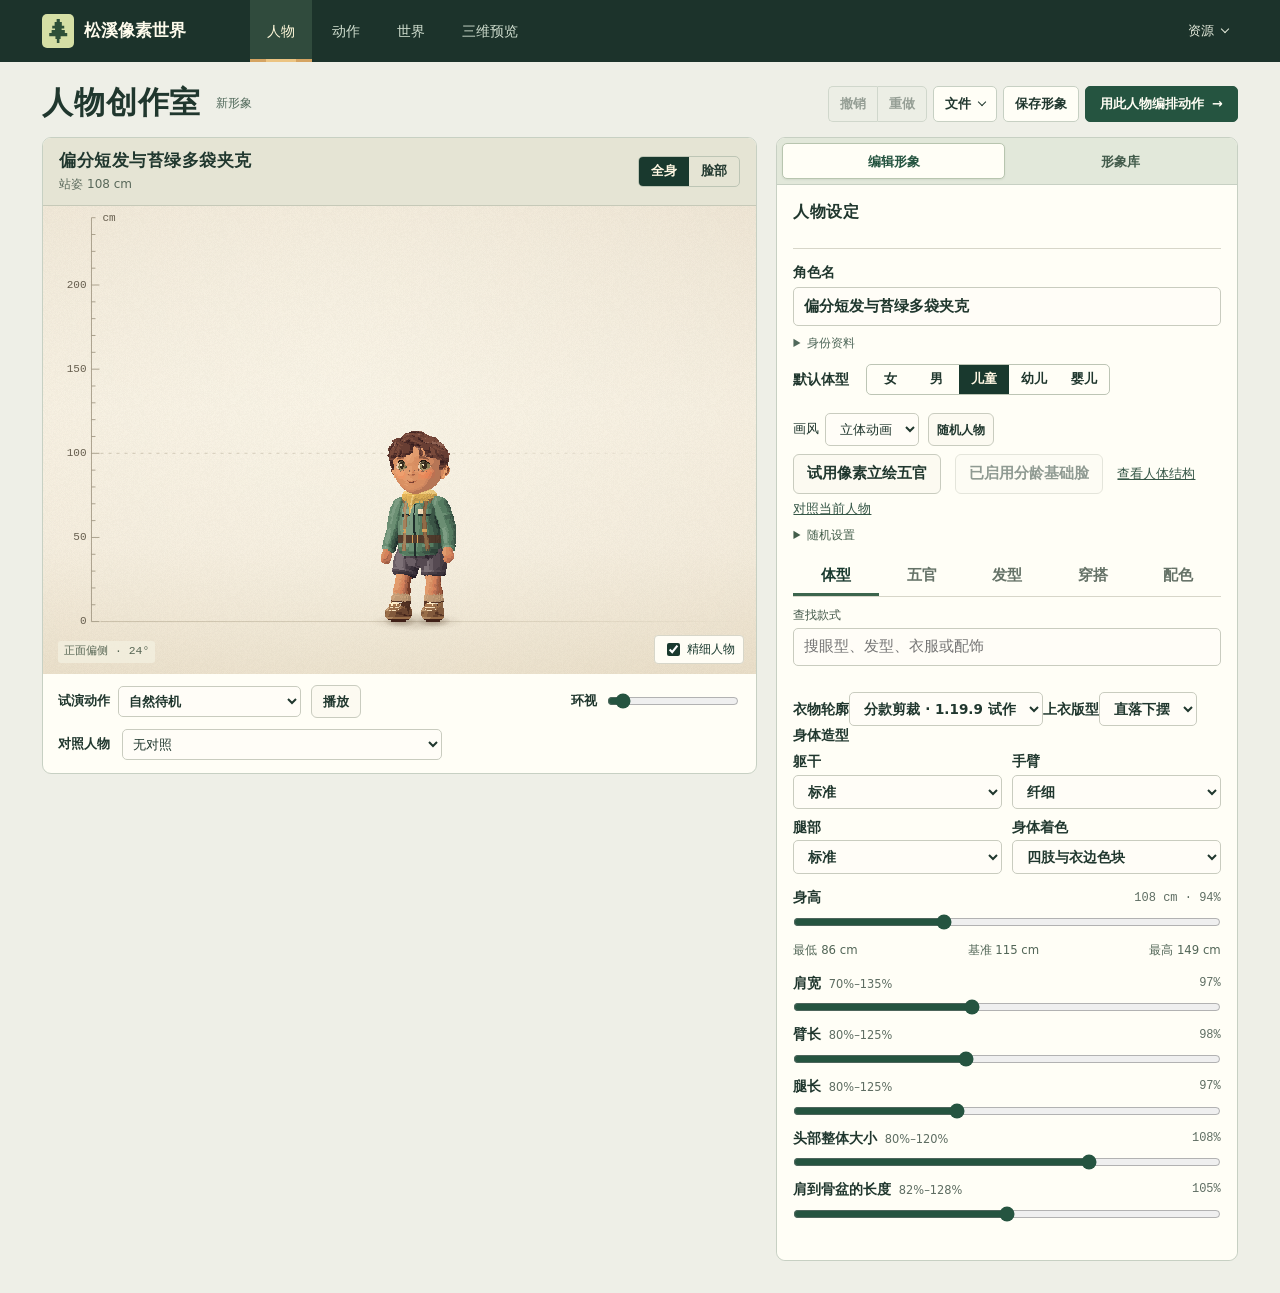
<file: atelier.html>
<!doctype html>
<html lang="zh-CN">
  <head>
    <meta charset="utf-8" />
    <meta name="viewport" content="width=device-width, initial-scale=1" />
    <meta name="theme-color" content="#1b302a" />
    <title>人物创作室 · 松溪像素世界</title>
    <link rel="stylesheet" href="atelier.css" />
    <link rel="stylesheet" href="workspace.css">
    <link rel="stylesheet" href="character-gallery.css">
    <script defer src="workspace.js"></script>
    <script defer src="motion.js"></script>
    <script defer src="character-slices.js"></script>
    <script defer src="actor.js"></script>
    <script defer src="surveyor-art.js"></script>
    <script defer src="family-art.js"></script>
    <script defer src="vehicle-slices.js"></script>
    <script defer src="world-objects.js"></script>
    <script defer src="short-props.js"></script>
    <script defer src="activity-props.js"></script>
    <script defer src="studio-props.js"></script>
    <script defer src="studio-rig.js"></script>
    <script defer src="studio-actions.js"></script>
    <script defer src="duet-clips.js"></script>
    <script defer src="motion-gestures.js"></script>
    <script defer src="movement-clips.js"></script>
    <script defer src="daily-clips.js"></script>
    <script defer src="social-clips.js"></script>
    <script defer src="work-clips.js"></script>
    <script defer src="motion-supplies.js"></script>
  <script defer src="short-motion.js"></script>
    <script defer src="everyday-short-clips.js"></script>
    <script defer src="object-short-clips.js"></script>
    <script defer src="workshop-short-clips.js"></script>
    <script defer src="short-footwork.js"></script>
    <script defer src="short-duets.js"></script>
  <script defer src="studio-library.js"></script>
    <script defer src="pixel-headwear.js"></script>
    <script defer src="pixel-portrait.js"></script>
    <script defer src="portrait-styles.js"></script>
    <script defer src="seasonal-wardrobe.js"></script>
    <script defer src="wardrobe-patterns.js"></script>
    <script defer src="hair-styles.js"></script>
    <script defer src="infant-hair.js"></script>
    <script defer src="head-sections.js"></script>
    <script defer src="skull-core.js"></script>
    <script defer src="head-shape.js"></script>
    <script defer src="game-face.js"></script>
    <script defer src="short-hair.js"></script>
    <script defer src="collection-wardrobe.js"></script>
    <script defer src="everyday-styles.js"></script>
    <script defer src="workshop-wear.js"></script>
    <script defer src="world-wardrobe.js"></script>
    <script defer src="character-almanac.js"></script>
    <script defer src="character-titles.js"></script>
    <script defer src="character-collection.js"></script>
    <script defer src="figure-paint.js"></script>
    <script defer src="anatomy-core.js"></script>
    <script defer src="designer-body.js"></script>
    <script defer src="appearance.js"></script>
    <script defer src="figure-models.js"></script>
    <script defer src="appearance-store.js"></script>
    <script defer src="scene-depth.js"></script>
    <script defer src="studio-stage.js"></script>
    <script defer src="atelier-preview.js"></script>
    <script defer src="character-gallery.js"></script>
    <script defer src="atelier.js"></script>
  </head>
  <body data-workspace="atelier">
    <header data-app-nav="atelier"></header>
    <main class="workspace-main">
      <header class="page-heading">
        <div class="page-name">
          <h1>人物创作室</h1>
          <span id="save-state" role="status">新形象</span>
        </div>
        <div class="page-actions">
          <div class="history-tools" role="group" aria-label="编辑历史">
            <button id="edit-undo" type="button" disabled title="撤销上一步">撤销</button>
            <button id="edit-redo" type="button" disabled title="重做上一步">重做</button>
          </div>
          <details class="workspace-files">
            <summary>文件</summary>
            <div>
              <button id="load" type="button">导入人物 JSON</button>
              <button id="export-look" type="button">导出人物 JSON</button>
              <button id="fork-look" type="button">另存为新形象</button>
            </div>
          </details>
          <button id="save-look" class="work-button" type="button">保存形象</button>
          <a id="studio-link" class="work-primary" href="studio.html?board=character">用此人物编排动作 <span aria-hidden="true">→</span></a>
        </div>
      </header>
      <p id="feedback" class="workspace-notice" role="status" aria-live="polite"></p>
      <input id="look-file" type="file" accept=".json,application/json" hidden>
      <div class="workbench workspace-desk" data-desk>
        <section class="preview-panel desk-preview" id="person-preview" data-label="预览" aria-label="人物试衣镜">
          <div class="stage-head">
            <div class="stage-name">
              <h2 id="mirror-name">溪谷学童</h2>
              <span id="stage-size" title="自然站姿身高，不计发型和帽饰"></span>
            </div>
            <div class="switch" aria-label="取景">
              <button data-view="body" aria-pressed="true">全身</button
              ><button data-view="face" aria-pressed="false">脸部</button>
            </div>
          </div>
          <div class="stage">
            <canvas
              id="mirror"
              data-framing="body"
              width="700"
              height="360"
              tabindex="0"
              aria-label="可拖动环视的像素人物。方向键旋转，空格播放"
            ></canvas>
            <span id="angle-tag" class="angle-tag">正面偏侧 · 24°</span>
            <label id="face-quality"><input type="checkbox" id="fine-face" checked /> 精细人物</label>
          </div>
          <div class="transport">
            <label for="action">试演动作<select id="action"></select></label
            ><button id="play-look" aria-pressed="false">播放</button>
            <label class="orbit" for="bearing"
              >环视<input id="bearing" type="range" min="0" max="360" value="24"
            /></label>
          </div>
          <p id="action-partner" hidden></p>
          <div class="compare">
            <label for="compare">对照人物</label
            ><select id="compare"></select
            >
          </div>
        </section>
        <div class="tool-side"><div class="tool-tabs" role="tablist" aria-label="编辑工具"></div>
        <section class="inspector tool-pane" id="person-edit" data-tool data-label="编辑形象" aria-label="形象编辑">
          <div class="inspector-head">
            <h2>人物设定</h2>
          </div>
          <label class="name-field"
            >角色名<input id="look-name" maxlength="48" required autocomplete="off"
          /></label>
          <details class="identity-settings"><summary>身份资料</summary><div class="identity-fields"><label>时代<select id="look-era"><option value="">未指定</option></select></label><label>职业或身份<input id="look-role" maxlength="48" list="role-options" autocomplete="off" placeholder="自定义身份"></label><datalist id="role-options"></datalist>
            <label>职业领域<select id="look-field"><option value="">未指定</option></select></label>
            <label>人物系列<select id="look-series"><option value="">未指定</option></select></label>
            <fieldset id="look-settings"><legend>活动场景</legend></fieldset></div></details>
          <div class="base-row">
            <span id="profile-label">默认体型</span>
            <div class="switch" role="group" aria-labelledby="profile-label">
              <button type="button" data-body-profile="female" aria-label="成年女性体型" aria-pressed="false">
                女
              </button>
              <button type="button" data-body-profile="male" aria-label="成年男性体型" aria-pressed="false">
                男
              </button>
              <button type="button" data-body-profile="child" aria-label="儿童中性体型" aria-pressed="true">
                儿童
              </button>
              <button type="button" data-body-profile="toddler" aria-pressed="false">幼儿</button>
              <button type="button" data-body-profile="baby" aria-pressed="false">婴儿</button>
            </div>
            <small id="legacy-body" hidden>原版成人体型</small>
          </div>
          <div class="category-buttons random-actions">
            <label class="portrait-style">画风
              <select id="portrait-style"><option value="animation">立体动画</option><option value="game">游戏立绘</option><option value="manga">漫画</option><option value="natural">自然</option></select>
            </label>
            <button type="button" id="random-character">随机人物</button><button type="button" id="undo-random" hidden>撤销随机</button>
          </div>
          <div class="figure-trial"><button type="button" id="try-ink" aria-pressed="false">试用像素立绘五官</button><button type="button" id="try-figure">试用动画美术脸型</button><a id="anatomy-link" href="anatomy-study.html">查看人体结构</a><a id="figure-link" href="figure-study.html">对照当前人物</a></div>
          <details class="random-settings">
            <summary>随机设置</summary>
            <label class="random-style">变化幅度
              <select id="random-style"><option value="natural">自然协调</option><option value="expressive">特征鲜明</option></select>
            </label>
            <fieldset>
              <legend>生成整个人物时保留</legend>
              <label><input type="checkbox" data-random-lock="body">体型与人体部件</label>
              <label><input type="checkbox" data-random-lock="skin">肤色</label>
              <label><input type="checkbox" data-random-lock="hair">发型与发色</label>
              <label><input type="checkbox" data-random-lock="wear">穿搭与配饰</label>
            </fieldset>
          </details>
          <template id="anatomy-fields">
            <fieldset class="preset-group">
              <legend>人体部件</legend>
              <div class="wardrobe-grid"></div>
            </fieldset>
          </template>
          <div class="tabs" role="tablist" aria-label="编辑类别">
            <button
              id="tab-shape"
              role="tab"
              aria-controls="editor-fields"
              aria-selected="true"
              data-tab="shape"
            >
              体型
            </button>
            <button
              id="tab-face"
              role="tab"
              aria-controls="editor-fields"
              aria-selected="false"
              data-tab="face"
            >
              五官
            </button>
            <button
              id="tab-hair"
              role="tab"
              aria-controls="editor-fields"
              aria-selected="false"
              data-tab="hair"
            >
              发型
            </button>
            <button
              id="tab-wear"
              role="tab"
              aria-controls="editor-fields"
              aria-selected="false"
              data-tab="wear"
            >
              穿搭
            </button>
            <button
              id="tab-colors"
              role="tab"
              aria-controls="editor-fields"
              aria-selected="false"
              data-tab="colors"
            >
              配色
            </button>
          </div>
          <div class="style-search" role="search" aria-label="查找形象款式">
            <label for="style-query">查找款式</label>
            <input
              id="style-query"
              type="search"
              placeholder="搜眼型、发型、衣服或配饰"
              autocomplete="off"
              aria-controls="style-results"
            />
            <section id="style-results" aria-label="匹配的款式" hidden>
              <p id="style-count" role="status"></p>
              <div id="style-matches"></div>
            </section>
          </div>
          <div id="editor-fields" class="fields" role="tabpanel" aria-labelledby="tab-shape"></div>
        </section>
        <section class="collection tool-pane" id="person-library" data-tool data-label="形象库" aria-label="人物形象库" hidden>
          <div class="gallery-heading">
            <h1>人物形象库</h1>
            <div class="gallery-find">
              <select id="shelf-source" aria-label="形象来源"><option value="">所有形象</option></select>
              <label class="gallery-search"><span aria-hidden="true"></span><input type="search" id="look-query" aria-label="搜索人物" placeholder="搜外观、衣物、配饰或原职业"></label>
            </div>
          </div>
          <div id="shelf-borrow" class="gallery-borrow" hidden><strong id="shelf-borrow-name"></strong><button id="shelf-borrow-back" type="button">返回编辑</button></div>
          <div class="gallery-realms" id="shelf-realms" role="group" aria-label="按时代筛选"></div>
          <div class="gallery-layout">
            <details class="gallery-filters" id="shelf-filter-panel" open>
              <summary>筛选条件<span id="shelf-filter-count"></span></summary>
              <div class="gallery-filter-fields">
                <label>职业领域<select id="shelf-field"><option value="">全部领域</option></select></label>
                <label>人物系列<select id="shelf-series"><option value="">全部系列</option></select></label>
                <label>活动场景<select id="shelf-setting"><option value="">全部场景</option></select></label>
                <label>年龄<select id="shelf-age"><option value="">全部年龄</option></select></label>
                <label>体型<select id="shelf-profile"><option value="">全部体型</option></select></label>
                <label>发型类别<select id="shelf-hair"><option value="">全部发型</option></select></label>
                <label>穿搭季节<select id="shelf-season"><option value="">全部季节</option></select></label>
                <label>衣装风格<select id="shelf-region"><option value="">全部风格</option></select></label>
                <label>服装款式<select id="shelf-garment"><option value="">全部服装</option></select></label>
                <label>随身配件<select id="shelf-gear"><option value="">全部配件</option></select></label>
              </div>
            </details>
            <div class="gallery-results" id="shelf-results" tabindex="-1">
              <div class="gallery-toolbar">
                <div class="gallery-browse">
                  <div class="gallery-total" role="status"><strong id="shelf-count"></strong><span id="shelf-range"></span></div>
                  <button type="button" id="shelf-draw" title="从全部筛选结果中抽一位，打开后可以继续编辑">随机选一位</button>
                  <nav class="gallery-quick-pages" id="shelf-quick" aria-label="快速翻页">
                    <button type="button" id="shelf-prev" aria-label="上一页">‹</button><span id="shelf-position"></span><button type="button" id="shelf-next" aria-label="下一页">›</button>
                  </nav>
                </div>
                <div class="gallery-display">
                  <select id="shelf-order" aria-label="排列顺序"><option value="featured">造型混排</option><option value="name">按名称排序</option></select>
                  <div class="gallery-framing" role="group" aria-label="形象卡视图"><button type="button" data-shelf-view="body" aria-pressed="true">全身</button><button type="button" data-shelf-view="face" aria-pressed="false">头像</button></div>
                </div>
              </div>
              <div class="gallery-chips"><button id="shelf-family-back" type="button" hidden>‹ 返回刚才的结果</button><span id="shelf-applied"></span><button type="button" class="clear-filter" id="clear-looks" hidden>清除筛选</button></div>
              <div id="look-shelf" class="shelf" data-framing="body"></div>
              <div id="shelf-empty" class="gallery-empty" hidden><strong>没有找到匹配的人物</strong><button type="button" id="empty-clear">查看全部人物</button></div>
              <footer class="gallery-footer"><label>每页 <select id="shelf-size"><option value="12">12 位</option><option value="24">24 位</option><option value="48">48 位</option></select></label><nav id="shelf-pages" aria-label="人物分页"></nav></footer>
            </div>
          </div>
        </section>
        </div>
      </div>
      <input id="pack-file" type="file" accept=".json,application/json" hidden />
      <template id="turnaround-guide">
        <details class="field-fold turnaround-guide">
          <summary>动画美术参考</summary>
          <div class="turnaround-content">
            <div class="turnaround-angles" role="group" aria-label="按参考图转动当前人物">
              <button type="button" data-art-angle="0"><span></span>正面</button>
              <button type="button" data-art-angle="315"><span></span>斜侧 45°</button>
              <button type="button" data-art-angle="270"><span></span>正侧 90°</button>
            </div>
            <a class="guide-comparison" href="animation-face-comparison.webp" target="_blank" rel="noopener">查看参考图与实时像素对照</a>
            <a href="appearance-standard.html#figure-art" target="_blank" rel="noopener">全身造型与配色样张</a>
          </div>
        </details>
      </template>
      <dialog id="switch-dialog" aria-labelledby="switch-title">
        <form method="dialog">
          <h2 id="switch-title">当前形象有未保存的修改</h2>
          <p>可以先保存当前形象，再打开选中的人物。</p>
          <div class="file-tools">
            <button value="cancel" autofocus>继续编辑</button><button value="save">保存并切换</button><button value="discard">放弃修改并切换</button>
          </div>
        </form>
      </dialog>
      <noscript>启用 JavaScript 后即可编辑人物和试看动作。</noscript>
    </main>
  </body>
</html>
</file>
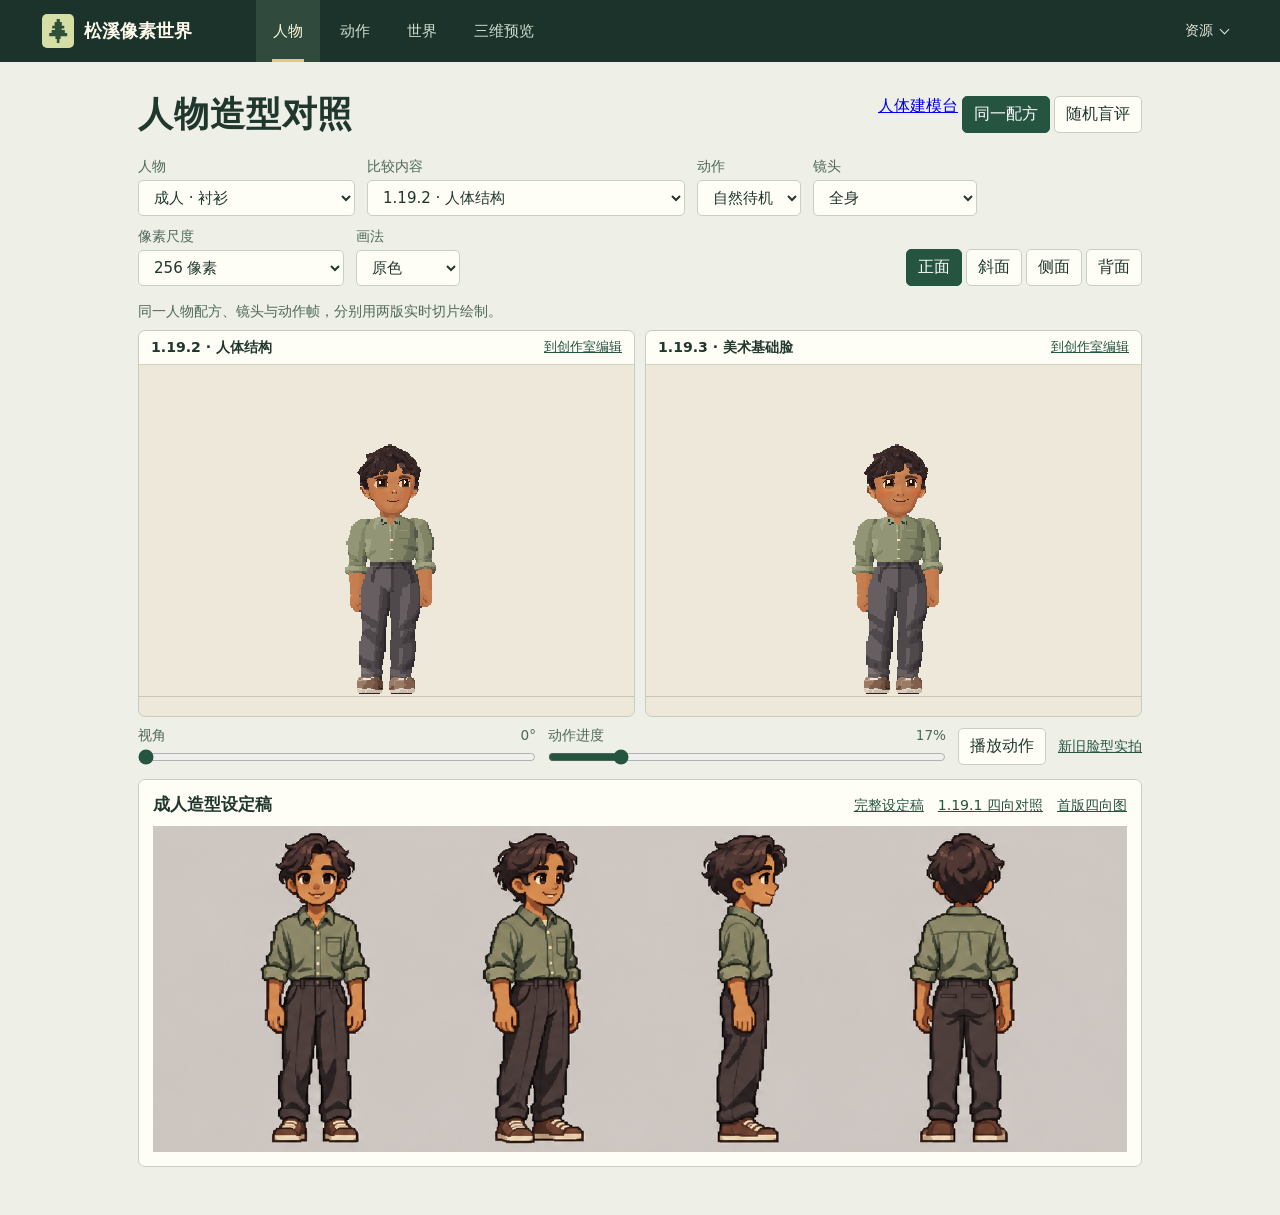
<file: figure-study.html>
<!doctype html>
<html lang="zh-CN">
  <head>
    <meta charset="utf-8">
    <meta name="viewport" content="width=device-width,initial-scale=1">
    <title>人物造型对照 · 松溪像素世界</title>
    <link rel="stylesheet" href="workspace.css">
    <link rel="stylesheet" href="figure-study.css">
    <script defer src="workspace.js"></script>
    <script defer src="motion.js"></script>
    <script defer src="character-slices.js"></script>
    <script defer src="actor.js"></script>
    <script defer src="surveyor-art.js"></script>
    <script defer src="family-art.js"></script>
    <script defer src="vehicle-slices.js"></script>
    <script defer src="world-objects.js"></script>
    <script defer src="short-props.js"></script>
    <script defer src="activity-props.js"></script>
    <script defer src="studio-props.js"></script>
    <script defer src="studio-rig.js"></script>
    <script defer src="studio-actions.js"></script>
    <script defer src="duet-clips.js"></script>
    <script defer src="motion-gestures.js"></script>
    <script defer src="movement-clips.js"></script>
    <script defer src="daily-clips.js"></script>
    <script defer src="social-clips.js"></script>
    <script defer src="work-clips.js"></script>
    <script defer src="motion-supplies.js"></script>
  <script defer src="short-motion.js"></script>
    <script defer src="everyday-short-clips.js"></script>
    <script defer src="object-short-clips.js"></script>
    <script defer src="workshop-short-clips.js"></script>
    <script defer src="short-footwork.js"></script>
    <script defer src="short-duets.js"></script>
  <script defer src="studio-library.js"></script>
    <script defer src="pixel-headwear.js"></script>
    <script defer src="pixel-portrait.js"></script>
    <script defer src="portrait-styles.js"></script>
    <script defer src="seasonal-wardrobe.js"></script>
    <script defer src="wardrobe-patterns.js"></script>
    <script defer src="hair-styles.js"></script>
    <script defer src="infant-hair.js"></script>
    <script defer src="head-sections.js"></script>
    <script defer src="skull-core.js"></script>
    <script defer src="head-shape.js"></script>
    <script defer src="game-face.js"></script>
    <script defer src="short-hair.js"></script>
    <script defer src="collection-wardrobe.js"></script>
    <script defer src="everyday-styles.js"></script>
    <script defer src="workshop-wear.js"></script>
    <script defer src="world-wardrobe.js"></script>
    <script defer src="character-almanac.js"></script>
    <script defer src="character-titles.js"></script>
    <script defer src="character-collection.js"></script>
    <script defer src="figure-paint.js"></script>
    <script defer src="anatomy-core.js"></script>
    <script defer src="designer-body.js"></script>
    <script defer src="appearance.js"></script>
    <script defer src="figure-models.js"></script>
    <script defer src="studio-stage.js"></script>
    <script defer src="figure-study.js"></script>
  </head>
  <body data-workspace="atelier">
    <header data-app-nav="atelier"></header>
    <main class="study">
      <header class="heading">
        <h1>人物造型对照</h1>
        <nav aria-label="评审方式"><a href="anatomy-study.html">人体建模台</a><button data-mode="model" aria-pressed="true">同一配方</button><button data-mode="blind" aria-pressed="false">随机盲评</button></nav>
      </header>
      <section class="toolbar" aria-label="人物与镜头">
        <label id="model-field">人物<select id="subject">
          <optgroup label="标准配方"><option value="adult">成人 · 衬衫</option><option value="child">儿童 · 套头衫</option><option value="toddler">幼儿 · 背带裤</option><option value="baby">婴儿 · 棉套装</option>
          <option value="hoodie">深色连帽衫</option><option value="chef">浅色厨师服</option></optgroup>
          <optgroup label="本轮随机"><option value="adult-female">成人 · 女性日常装</option><option value="child-6">儿童 06 · 短袖运动装</option><option value="toddler-1">幼儿 01 · 日常装</option><option value="baby-face-1">婴儿 01 · 坐姿侧脸</option><option value="baby02-profile">婴儿 02 · 鼻唇试调</option><option value="baby02-pad">婴儿 02 · 饱满下巴</option></optgroup>
          <optgroup id="baseline-subjects" label="上一轮连续随机"></optgroup>
          <optgroup label="创作室普通随机"><option value="blue-jacket">黑发蓝衣 · 宽鼻丰满唇</option><option value="yellow-hardhat">黄帽浅发 · 短鼻厚下唇</option></optgroup>
        </select></label>
        <label id="before-field">比较内容<select id="before">
          <option value="everyday">普通随机 · 柔和像素脸</option>
          <option value="storybook">柔和像素脸与绘本像素</option>
          <option value="storybook-lips">绘本像素 · 鼻唇对照</option>
          <option value="fitted-story">绘本人物 · 普通与分龄全身</option>
          <optgroup id="whole-comparisons" label="完整人物"><option value="whole-1.19.12">稳定版与完整试作 · 1.18.0 / 1.19.12</option><option value="whole-1.19.9">稳定版与完整试作 · 1.18.0 / 1.19.9</option><option value="whole-1.19.8">稳定版与完整试作 · 1.18.0 / 1.19.8</option><option value="whole-1.19.7">稳定版与完整试作 · 1.18.0 / 1.19.7</option><option value="whole-1.19.6">稳定版与完整试作 · 1.18.0 / 1.19.6</option><option value="whole">稳定版与全身试作 · 1.18.0 / 1.19.3</option></optgroup>
          <optgroup label="分项试作"><option value="profile-line">侧脸 · 嘴角与唇颏轮廓</option><option value="surface">眼眶与口周 · 随五官塑形</option><option value="mouth-size">游戏尺寸 · 唇中央笔触</option><option value="ink">同脸对照 · 像素笔触</option><option value="baby-nose">婴儿鼻部 · 浅鼻根与圆鼻头</option><option value="bases">分龄基础脸 · 1.19.3 / 1.19.4</option><option value="cut">分龄衣物剪裁 · 1.19.4 / 1.19.5</option><option value="features">五官与下颌 · 1.19.5 / 1.19.6</option><option value="ratios">头身与侧脸比例 · 1.19.6 / 1.19.7</option><option value="acting">眼神与坐姿 · 1.19.7 / 1.19.8</option><option value="garments">上衣与裤腿版型 · 1.19.8 / 1.19.9</option><option value="chin">婴儿下巴 · 短圆试作</option><option value="chin-pad">下唇到颏尖 · 婴儿唇下轮廓</option></optgroup>
          <optgroup label="单项对照"><option value="1.19.2" selected>1.19.2 · 人体结构</option><option value="1.19.1">1.19.1 · 身体比例</option><option value="1.19.0">1.19.0 · 首版试作</option><option value="1.18.0">1.18.0 · 稳定版</option><option value="finish">1.19.3 · 原有身体着色</option></optgroup>
        </select></label>
        <label id="form-field" hidden>比较的脸型<select id="drawn-form"><option value="">随人物配方</option><option value="balanced">均衡</option><option value="long">长脸</option><option value="round">短圆脸</option><option value="angular">方脸</option></select></label>
        <label id="review-field" hidden>比较内容<select id="review-kind"><option value="everyday">同一普通随机人物 · 面部画法</option><option value="storybook">同一普通随机人物 · 绘本像素</option><option value="storybook-lips">同一随机人物 · 绘本鼻唇</option><option value="face">同配方 · 基础脸</option><option value="ensemble">同配方 · 全身与立绘五官</option><option value="ink">同配方 · 立绘五官</option><option value="cast">独立生成 · 整体人物</option><option value="bases">同配方 · 分龄基础脸</option><option value="cut">同配方 · 分龄衣物剪裁</option><option value="features">同配方 · 五官与下颌</option><option value="ratios">同配方 · 头身与侧脸比例</option><option value="acting">同配方 · 眼神与坐姿</option><option value="garments">同配方 · 分款剪裁</option></select></label>
        <label id="age-field" hidden>年龄<select id="age"><option value="adult">成人</option><option value="child">儿童</option><option value="toddler">幼儿</option><option value="baby">婴儿</option></select></label>
        <label>动作<select id="action"></select></label>
        <label>镜头<select id="framing"><option value="body">全身</option><option value="head">头肩 · 原像素放大</option></select></label>
        <label title="数字按本组较高的人物定标。厘米尺让不同年龄共用机位和地面">像素尺度<select id="sample-size"><option value="256">256 像素</option><option value="128">128 像素</option><option value="64">64 像素</option><option value="world">统一厘米尺 · 1 像素/cm</option></select></label>
        <label>画法<select id="ink"><option value="color">原色</option><option value="values">三档明暗</option><option value="silhouette">黑色剪影</option></select></label>
        <div class="angles" aria-label="预设视角">
          <button data-angle="0" aria-pressed="true">正面</button><button data-angle="315" aria-pressed="false">斜面</button><button data-angle="270" aria-pressed="false">侧面</button><button data-angle="180" aria-pressed="false">背面</button>
        </div>
      </section>
      <p id="source-status" role="status" hidden></p>
      <p id="prompt">同一人物配方、镜头与动作帧，分别用两版实时切片绘制。</p>
      <p id="pose-note" hidden>双人动作按搭档的位置取姿势，两侧都显示正在对照的人物。<a id="rattle-film" href="studies/pixel-structure/rattle-gaze.webp" hidden>看标准搭档的追视动图</a></p>
      <div class="pair" id="pair">
        <figure><figcaption><span id="title-a">1.19.2 · 人体结构</span><a id="edit-a" hidden>到创作室编辑</a></figcaption><canvas id="canvas-a" aria-labelledby="title-a"></canvas></figure>
        <figure><figcaption><span id="title-b">1.19.3 · 美术基础脸</span><a id="edit-b" hidden>到创作室编辑</a></figcaption><canvas id="canvas-b" aria-labelledby="title-b"></canvas></figure>
      </div>
      <section class="transport" aria-label="回放">
        <label>视角 <output id="angle-value" for="bearing">0°</output><input id="bearing" type="range" min="0" max="360" step="any" value="0"></label>
        <label>动作进度 <output id="phase-value" for="phase">17%</output><input id="phase" type="range" min="0" max="100" step="any" value="17"></label>
        <button id="play" aria-pressed="false">播放动作</button>
        <button type="button" id="face-marks" hidden aria-pressed="false" aria-describedby="face-key">五官定位点</button>
        <a id="face-gallery" href="studies/pixel-structure/game-faces.webp">新旧脸型实拍</a>
      </section>
      <p id="face-key" hidden>青色为双眼中心，金色为鼻尖与鼻底，玫红为唇缝中央与两侧嘴角，蓝色为颏尖。标记可透过头发和远侧脸面看到。</p>
      <section id="review" hidden aria-label="盲评">
        <div class="review-head"><h2 id="round">人物对照</h2><span id="progress"></span></div>
        <p>选出整体造型更协调的一侧。每组的左右顺序已打乱，完成 32 组后揭晓。</p>
        <div class="votes" aria-label="偏好"><button data-vote="a">偏好 A</button><button data-vote="tie">两者相当</button><button data-vote="b">偏好 B</button></div>
        <div class="review-nav"><button id="prev">上一组</button><span id="saved" role="status"></span><button id="next">下一组</button></div>
        <div id="results" hidden><div class="review-head"><h2>分龄结果</h2><button id="export">下载评审记录</button></div><table><thead><tr><th>年龄</th><th>偏好原版</th><th>相当</th><th>偏好试作</th></tr></thead><tbody id="counts"></tbody></table></div>
      </section>
      <section class="guide" id="guide">
        <div class="review-head"><h2 id="guide-label">造型设定稿</h2><div class="guide-links"><a href="figure-model-guide.webp">完整设定稿</a><a href="figure-study-1.19.1-turnaround.webp">1.19.1 四向对照</a><a href="figure-study-turnaround.webp">首版四向图</a></div></div>
        <div class="guide-strip"><img id="guide-img" src="figure-model-guide.webp" alt="同一人物的正面、斜面、侧面和背面像素设定"></div>
      </section>
      <noscript>启用 JavaScript 后可查看实时切片并参加盲评。</noscript>
    </main>
  </body>
</html>
</file>
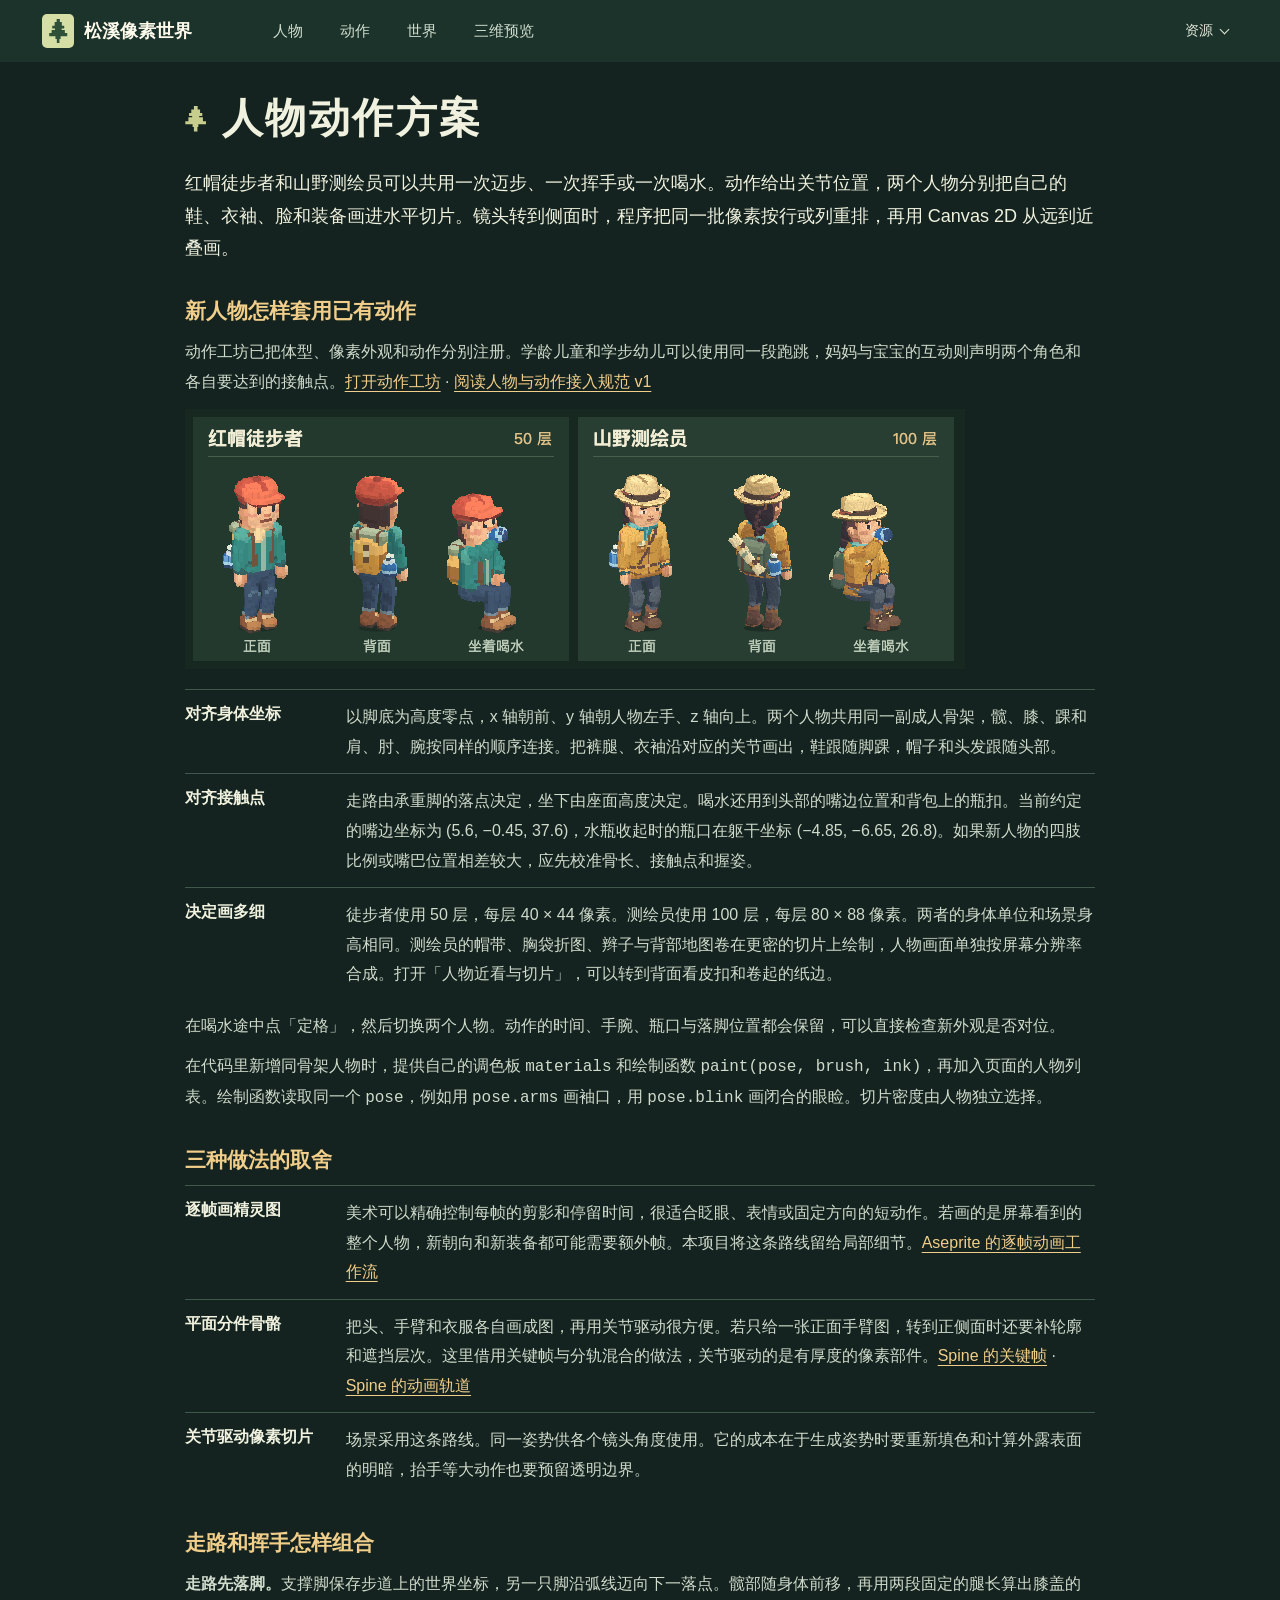
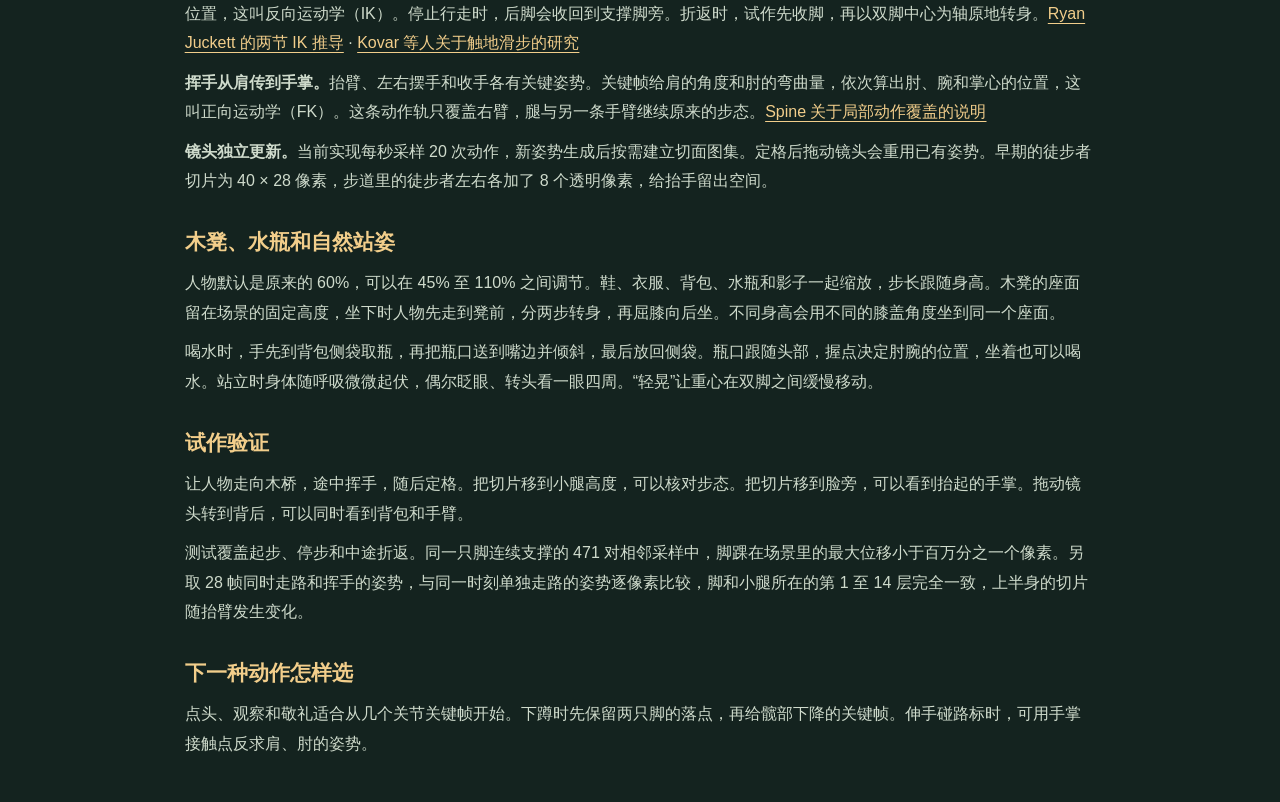
<file: motion-notes.html>
<!doctype html>
<html lang="zh-CN">
<head>
  <meta charset="utf-8">
  <meta name="viewport" content="width=device-width, initial-scale=1">
  <meta name="theme-color" content="#172620">
  <title>人物动作方案 · 松溪步道</title>
  <link rel="stylesheet" href="trail.css">
    <link rel="stylesheet" href="workspace.css">
    <script defer src="workspace.js"></script>
</head>
<body data-workspace="resources">
    <header data-app-nav="resources"></header>
  <main class="trail-shell notes">
    <header class="mast"><h1><span class="pine-mark" aria-hidden="true"></span>人物动作方案</h1></header>
    <article>
      <p class="intro">红帽徒步者和山野测绘员可以共用一次迈步、一次挥手或一次喝水。动作给出关节位置，两个人物分别把自己的鞋、衣袖、脸和装备画进水平切片。镜头转到侧面时，程序把同一批像素按行或列重排，再用 Canvas 2D 从远到近叠画。</p>
      <h2 id="characters">新人物怎样套用已有动作</h2>
      <p>动作工坊已把体型、像素外观和动作分别注册。学龄儿童和学步幼儿可以使用同一段跑跳，妈妈与宝宝的互动则声明两个角色和各自要达到的接触点。<a href="studio.html">打开动作工坊</a> · <a href="motion-standard.html">阅读人物与动作接入规范 v1</a></p>
      <img class="cast-comparison" src="characters.png" width="780" height="260" alt="红帽徒步者与山野测绘员在相同姿势下的正面、背面和坐着喝水的样子">
      <dl class="methods">
        <div><dt>对齐身体坐标</dt><dd>以脚底为高度零点，x 轴朝前、y 轴朝人物左手、z 轴向上。两个人物共用同一副成人骨架，髋、膝、踝和肩、肘、腕按同样的顺序连接。把裤腿、衣袖沿对应的关节画出，鞋跟随脚踝，帽子和头发跟随头部。</dd></div>
        <div><dt>对齐接触点</dt><dd>走路由承重脚的落点决定，坐下由座面高度决定。喝水还用到头部的嘴边位置和背包上的瓶扣。当前约定的嘴边坐标为 (5.6, −0.45, 37.6)，水瓶收起时的瓶口在躯干坐标 (−4.85, −6.65, 26.8)。如果新人物的四肢比例或嘴巴位置相差较大，应先校准骨长、接触点和握姿。</dd></div>
        <div><dt>决定画多细</dt><dd>徒步者使用 50 层，每层 40 × 44 像素。测绘员使用 100 层，每层 80 × 88 像素。两者的身体单位和场景身高相同。测绘员的帽带、胸袋折图、辫子与背部地图卷在更密的切片上绘制，人物画面单独按屏幕分辨率合成。打开「人物近看与切片」，可以转到背面看皮扣和卷起的纸边。</dd></div>
      </dl>
      <p>在喝水途中点「定格」，然后切换两个人物。动作的时间、手腕、瓶口与落脚位置都会保留，可以直接检查新外观是否对位。</p>
      <p>在代码里新增同骨架人物时，提供自己的调色板 <code>materials</code> 和绘制函数 <code>paint(pose, brush, ink)</code>，再加入页面的人物列表。绘制函数读取同一个 <code>pose</code>，例如用 <code>pose.arms</code> 画袖口，用 <code>pose.blink</code> 画闭合的眼睑。切片密度由人物独立选择。</p>
      <h2>三种做法的取舍</h2>
      <dl class="methods">
        <div><dt>逐帧画精灵图</dt><dd>美术可以精确控制每帧的剪影和停留时间，很适合眨眼、表情或固定方向的短动作。若画的是屏幕看到的整个人物，新朝向和新装备都可能需要额外帧。本项目将这条路线留给局部细节。<a href="https://aseprite.org/docs/animation/">Aseprite 的逐帧动画工作流</a></dd></div>
        <div><dt>平面分件骨骼</dt><dd>把头、手臂和衣服各自画成图，再用关节驱动很方便。若只给一张正面手臂图，转到正侧面时还要补轮廓和遮挡层次。这里借用关键帧与分轨混合的做法，关节驱动的是有厚度的像素部件。<a href="https://esotericsoftware.com/spine-keys">Spine 的关键帧</a> · <a href="https://esotericsoftware.com/spine-applying-animations#Tracks">Spine 的动画轨道</a></dd></div>
        <div><dt>关节驱动像素切片</dt><dd>场景采用这条路线。同一姿势供各个镜头角度使用。它的成本在于生成姿势时要重新填色和计算外露表面的明暗，抬手等大动作也要预留透明边界。</dd></div>
      </dl>
      <h2>走路和挥手怎样组合</h2>
      <p><strong>走路先落脚。</strong>支撑脚保存步道上的世界坐标，另一只脚沿弧线迈向下一落点。髋部随身体前移，再用两段固定的腿长算出膝盖的位置，这叫反向运动学（IK）。停止行走时，后脚会收回到支撑脚旁。折返时，试作先收脚，再以双脚中心为轴原地转身。<a href="https://www.ryanjuckett.com/analytic-two-bone-ik-in-2d/">Ryan Juckett 的两节 IK 推导</a> · <a href="https://graphics.cs.wisc.edu/Papers/2002/KSG02/">Kovar 等人关于触地滑步的研究</a></p>
      <p><strong>挥手从肩传到手掌。</strong>抬臂、左右摆手和收手各有关键姿势。关键帧给肩的角度和肘的弯曲量，依次算出肘、腕和掌心的位置，这叫正向运动学（FK）。这条动作轨只覆盖右臂，腿与另一条手臂继续原来的步态。<a href="https://esotericsoftware.com/spine-applying-animations#Tracks">Spine 关于局部动作覆盖的说明</a></p>
      <p><strong>镜头独立更新。</strong>当前实现每秒采样 20 次动作，新姿势生成后按需建立切面图集。定格后拖动镜头会重用已有姿势。早期的徒步者切片为 40 × 28 像素，步道里的徒步者左右各加了 8 个透明像素，给抬手留出空间。</p>
      <h2>木凳、水瓶和自然站姿</h2>
      <p>人物默认是原来的 60%，可以在 45% 至 110% 之间调节。鞋、衣服、背包、水瓶和影子一起缩放，步长跟随身高。木凳的座面留在场景的固定高度，坐下时人物先走到凳前，分两步转身，再屈膝向后坐。不同身高会用不同的膝盖角度坐到同一个座面。</p>
      <p>喝水时，手先到背包侧袋取瓶，再把瓶口送到嘴边并倾斜，最后放回侧袋。瓶口跟随头部，握点决定肘腕的位置，坐着也可以喝水。站立时身体随呼吸微微起伏，偶尔眨眼、转头看一眼四周。“轻晃”让重心在双脚之间缓慢移动。</p>
      <h2>试作验证</h2>
      <p>让人物走向木桥，途中挥手，随后定格。把切片移到小腿高度，可以核对步态。把切片移到脸旁，可以看到抬起的手掌。拖动镜头转到背后，可以同时看到背包和手臂。</p>
      <p id="checks">测试覆盖起步、停步和中途折返。同一只脚连续支撑的 471 对相邻采样中，脚踝在场景里的最大位移小于百万分之一个像素。另取 28 帧同时走路和挥手的姿势，与同一时刻单独走路的姿势逐像素比较，脚和小腿所在的第 1 至 14 层完全一致，上半身的切片随抬臂发生变化。</p>
      <h2>下一种动作怎样选</h2>
      <p>点头、观察和敬礼适合从几个关节关键帧开始。下蹲时先保留两只脚的落点，再给髋部下降的关键帧。伸手碰路标时，可用手掌接触点反求肩、肘的姿势。</p>
    </article>
  </main>
</body>
</html>
</file>
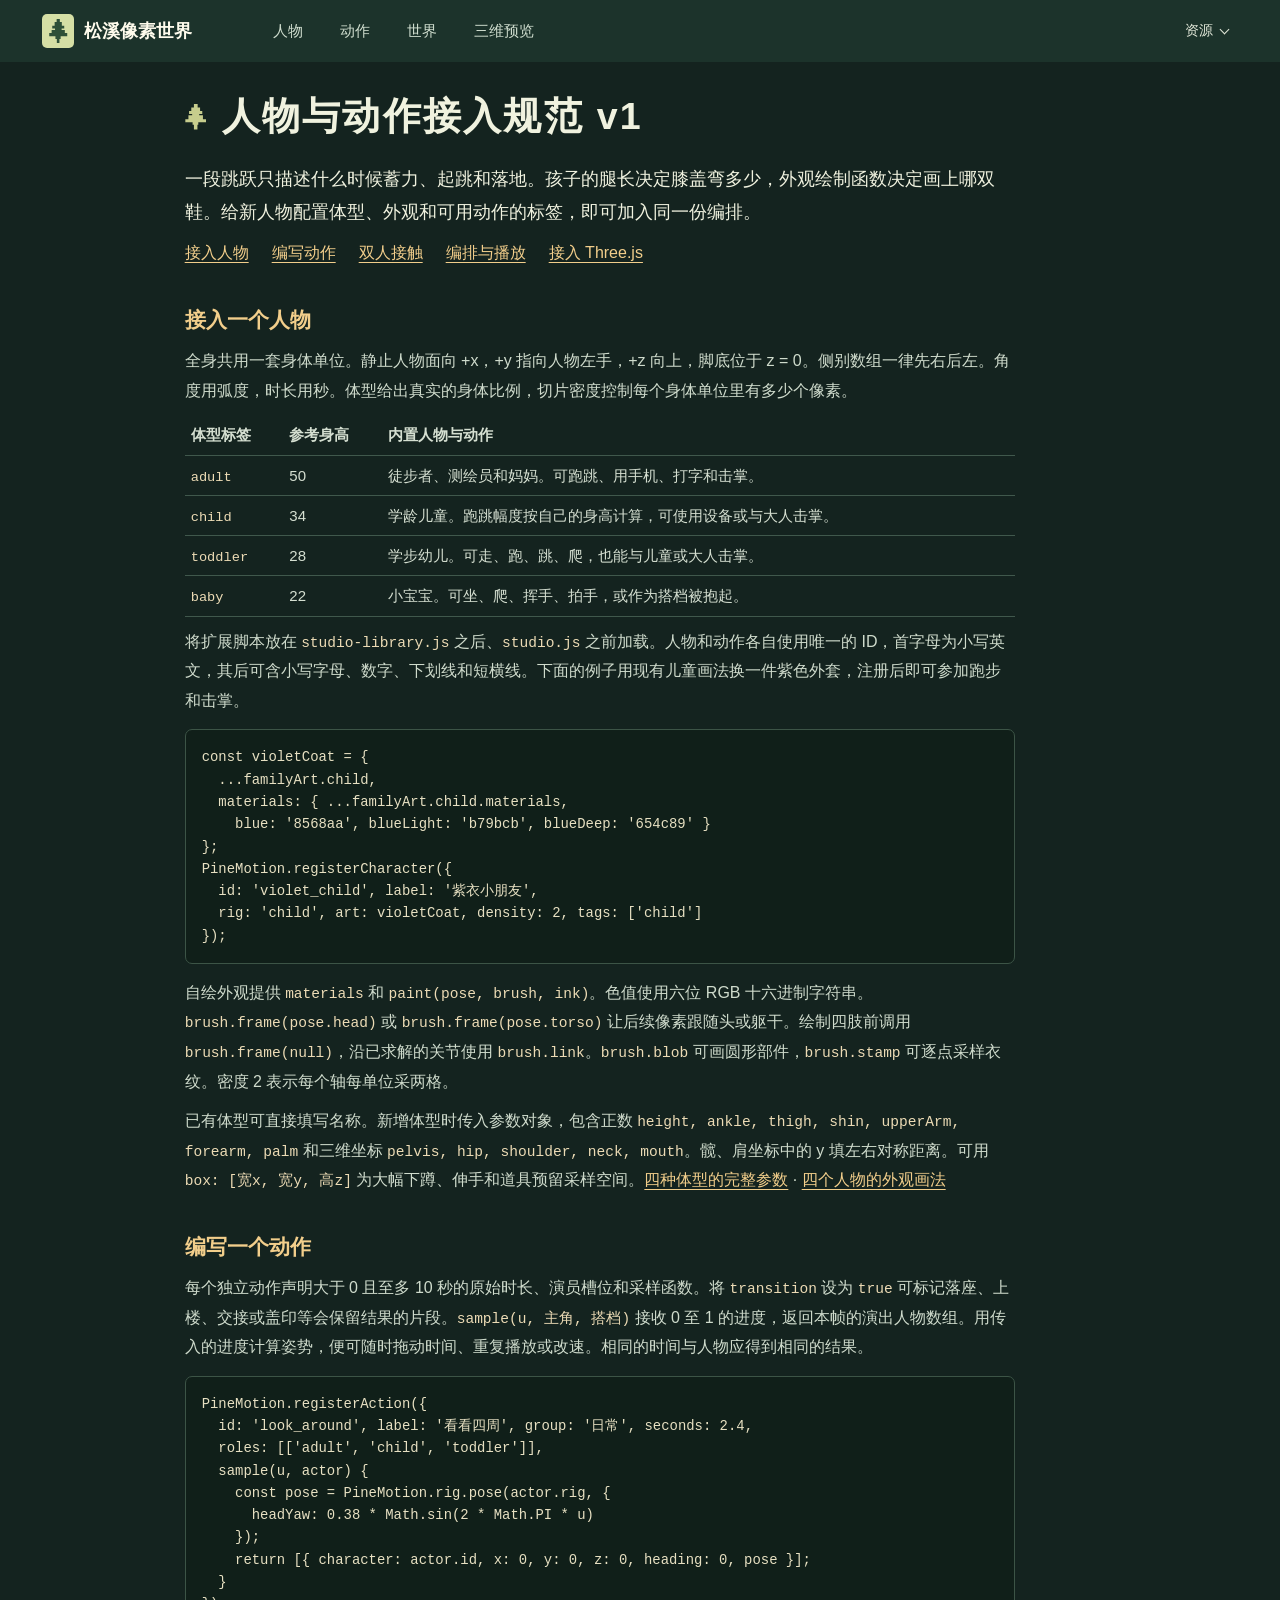
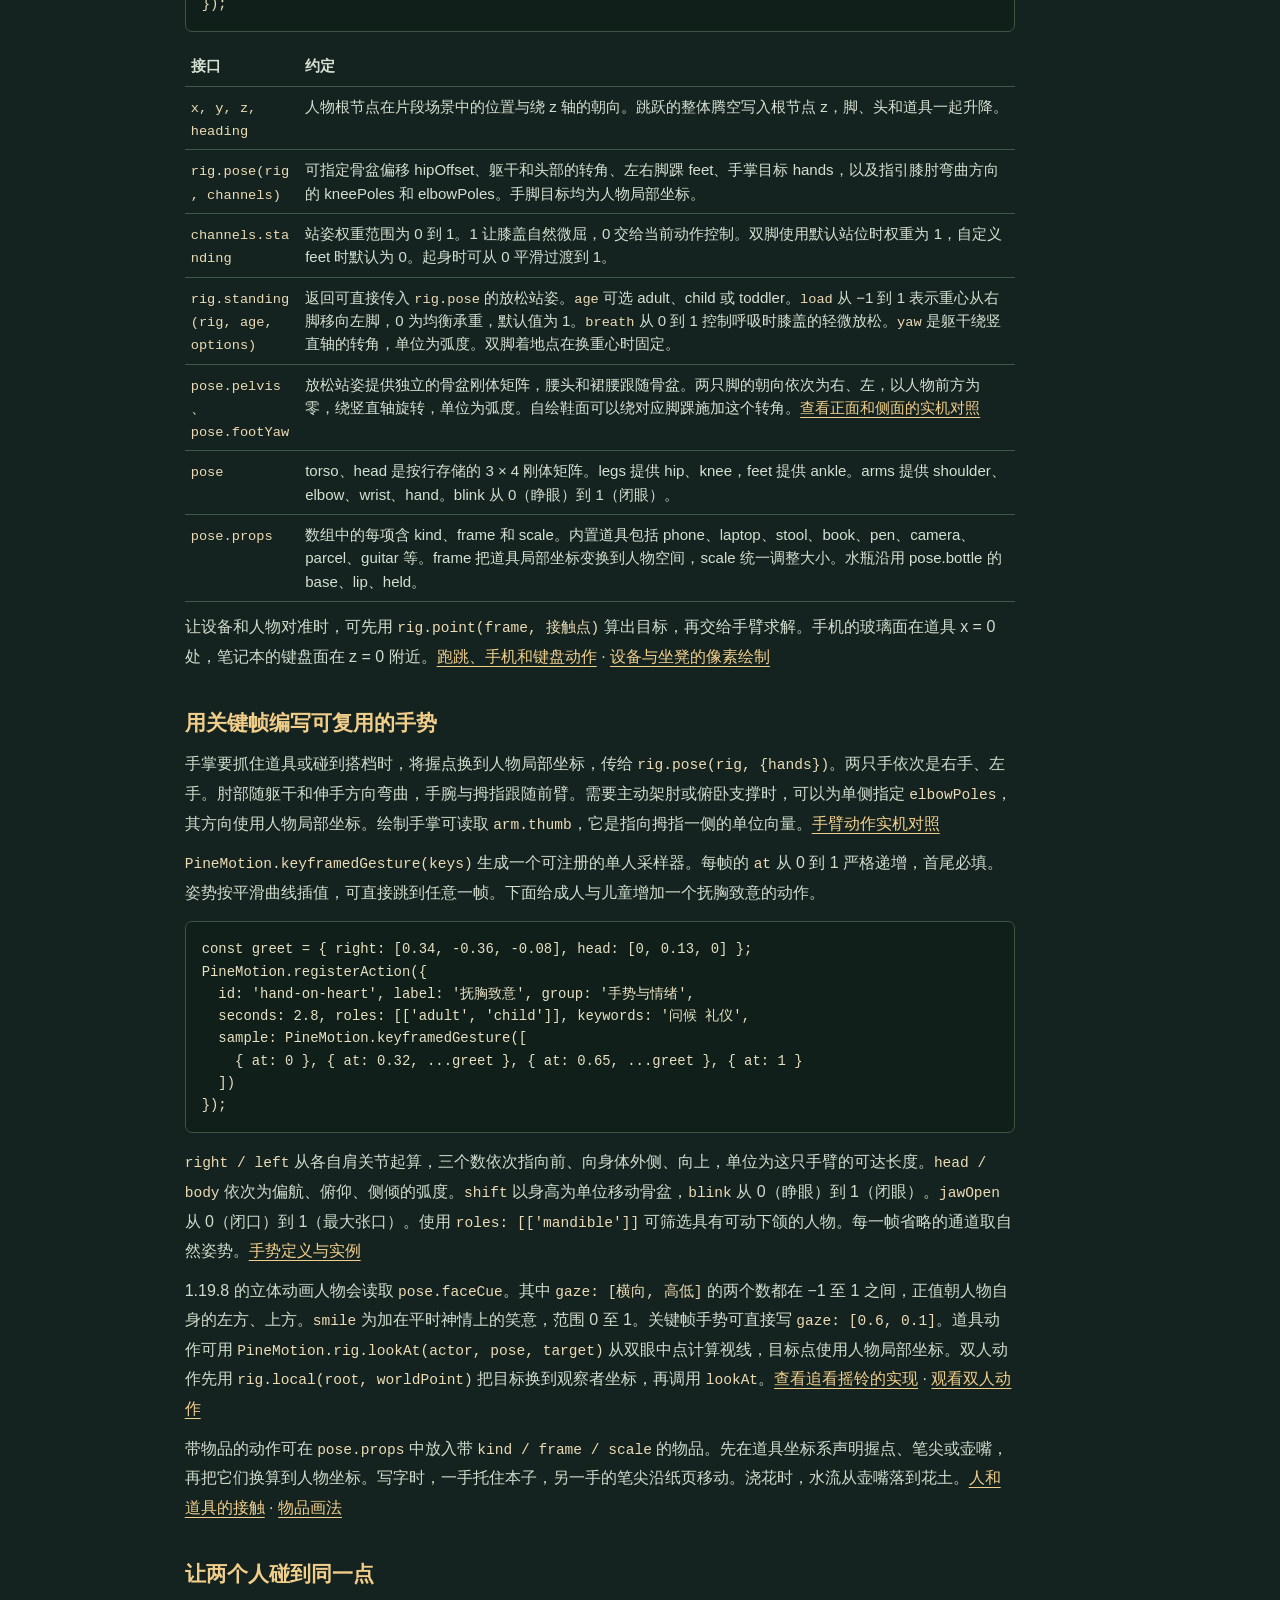
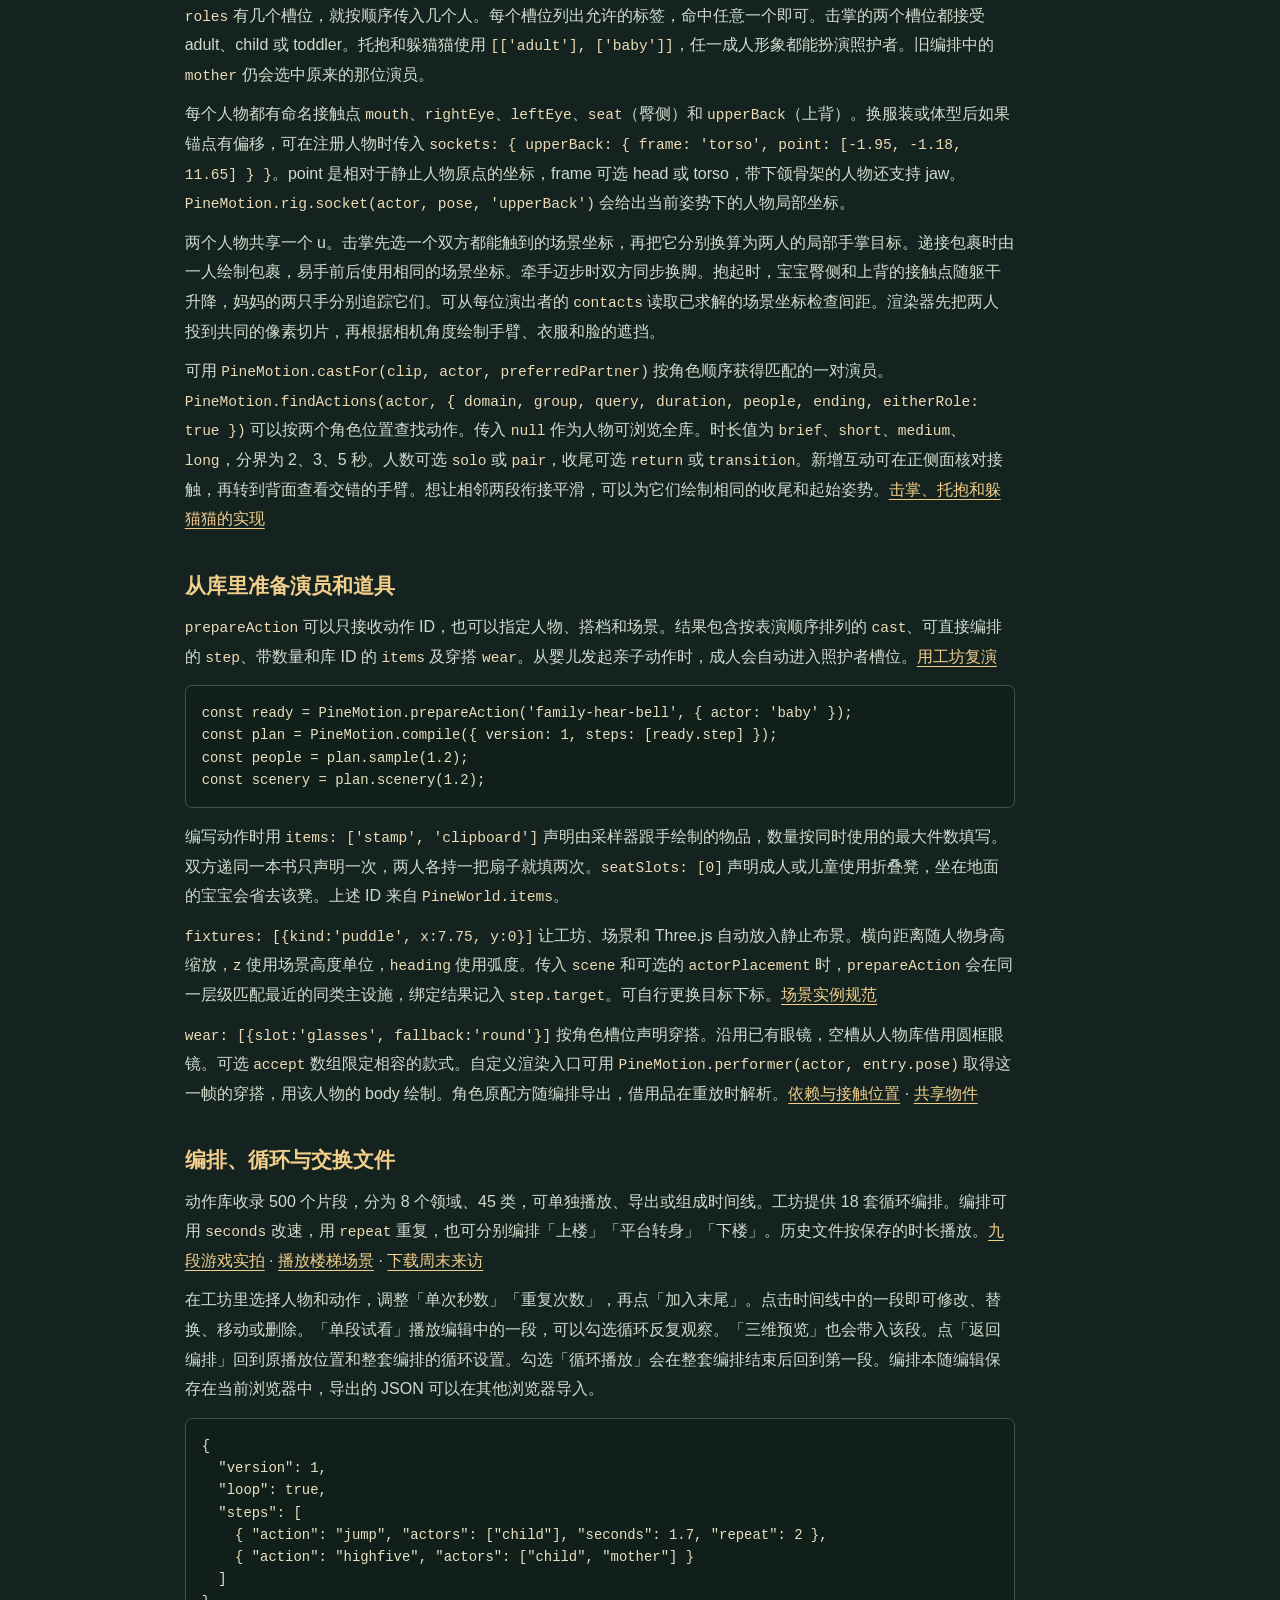
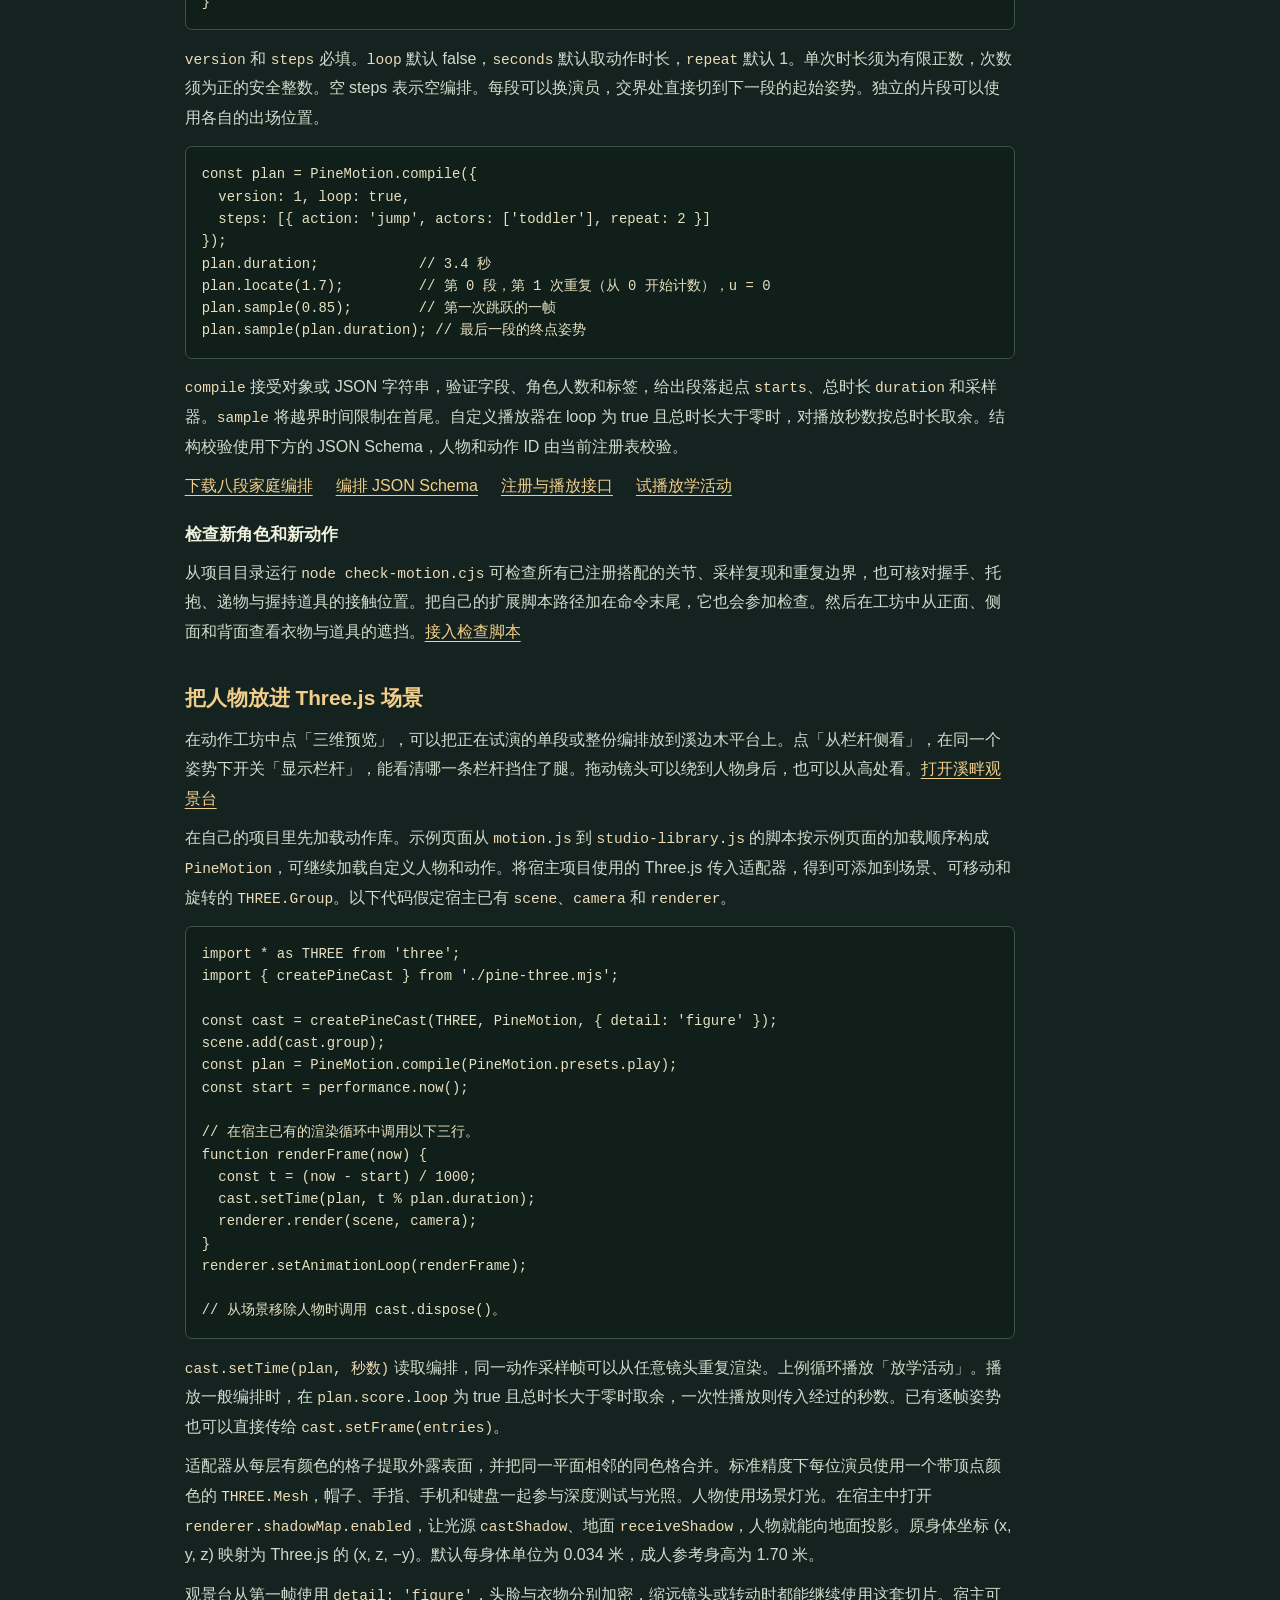
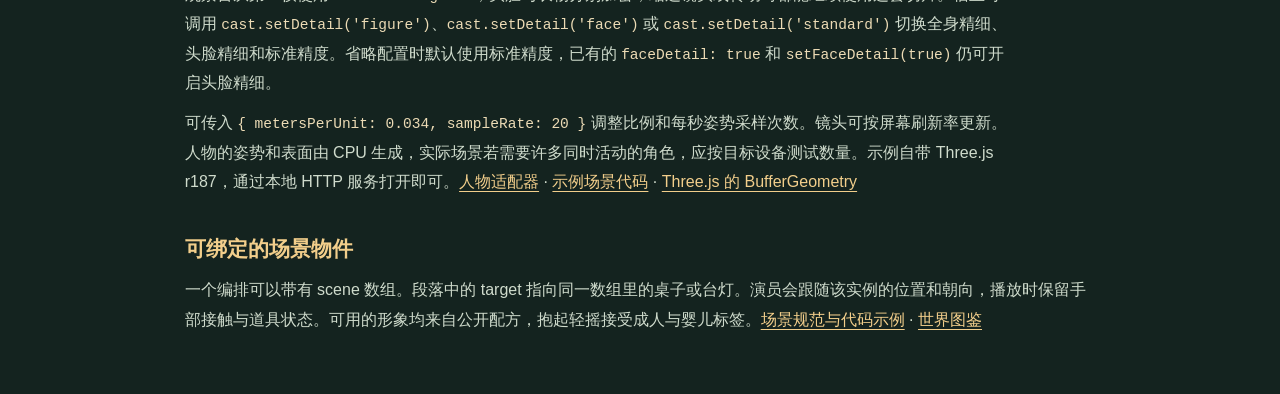
<file: motion-standard.html>
<!doctype html>
<html lang="zh-CN">
<head>
  <meta charset="utf-8">
  <meta name="viewport" content="width=device-width, initial-scale=1">
  <meta name="theme-color" content="#14231f">
  <title>人物与动作接入规范 v1 · 松溪步道</title>
  <link rel="stylesheet" href="trail.css">
  <style>
    .spec { max-width:990px; }
    .spec .mast { flex-wrap:wrap; }
    .spec .mast h1 { font-size:clamp(1.55rem,3vw,2.35rem); }
    .spec article { max-width:830px; }
    .spec section { margin-block:36px; }
    .spec pre { overflow:auto; padding:16px; background:#101f19; border:1px solid #3c5446; border-radius:7px; font: .87rem/1.6 var(--mono); color:#e7e0c2; }
    .spec :not(pre) > code { color:#ecdbb5; font:.91em var(--mono); overflow-wrap:anywhere; }
    .spec h3 { font-size:1.04rem; margin:21px 0 4px; }
    .spec table { width:100%; border-collapse:collapse; color:#d5dfd1; font-size:.94rem; }
    .spec th,.spec td { text-align:left; vertical-align:top; padding:8px 6px; border-bottom:1px solid #40584c; }
    .spec li { color:#d5dfd1; margin:.4em 0; }
    .spec .resource-links { display:flex; flex-wrap:wrap; gap:7px 23px; }
  </style>
    <link rel="stylesheet" href="workspace.css">
    <script defer src="workspace.js"></script>
</head>
<body data-workspace="resources">
    <header data-app-nav="resources"></header>
  <main class="trail-shell notes spec">
    <header class="mast"><h1><span class="pine-mark" aria-hidden="true"></span>人物与动作接入规范 v1</h1></header>
    <article>
      <p class="intro">一段跳跃只描述什么时候蓄力、起跳和落地。孩子的腿长决定膝盖弯多少，外观绘制函数决定画上哪双鞋。给新人物配置体型、外观和可用动作的标签，即可加入同一份编排。</p>
      <p class="resource-links"><a href="#characters">接入人物</a><a href="#actions">编写动作</a><a href="#contact">双人接触</a><a href="#score">编排与播放</a><a href="#three">接入 Three.js</a></p>
      <section id="characters">
        <h2>接入一个人物</h2>
        <p>全身共用一套身体单位。静止人物面向 +x，+y 指向人物左手，+z 向上，脚底位于 z = 0。侧别数组一律先右后左。角度用弧度，时长用秒。体型给出真实的身体比例，切片密度控制每个身体单位里有多少个像素。</p>
        <table><thead><tr><th>体型标签</th><th>参考身高</th><th>内置人物与动作</th></tr></thead><tbody>
          <tr><td><code>adult</code></td><td>50</td><td>徒步者、测绘员和妈妈。可跑跳、用手机、打字和击掌。</td></tr>
          <tr><td><code>child</code></td><td>34</td><td>学龄儿童。跑跳幅度按自己的身高计算，可使用设备或与大人击掌。</td></tr>
          <tr><td><code>toddler</code></td><td>28</td><td>学步幼儿。可走、跑、跳、爬，也能与儿童或大人击掌。</td></tr>
          <tr><td><code>baby</code></td><td>22</td><td>小宝宝。可坐、爬、挥手、拍手，或作为搭档被抱起。</td></tr>
        </tbody></table>
        <p>将扩展脚本放在 <code>studio-library.js</code> 之后、<code>studio.js</code> 之前加载。人物和动作各自使用唯一的 ID，首字母为小写英文，其后可含小写字母、数字、下划线和短横线。下面的例子用现有儿童画法换一件紫色外套，注册后即可参加跑步和击掌。</p>
<pre><code>const violetCoat = {
  ...familyArt.child,
  materials: { ...familyArt.child.materials,
    blue: '8568aa', blueLight: 'b79bcb', blueDeep: '654c89' }
};
PineMotion.registerCharacter({
  id: 'violet_child', label: '紫衣小朋友',
  rig: 'child', art: violetCoat, density: 2, tags: ['child']
});</code></pre>
        <p>自绘外观提供 <code>materials</code> 和 <code>paint(pose, brush, ink)</code>。色值使用六位 RGB 十六进制字符串。<code>brush.frame(pose.head)</code> 或 <code>brush.frame(pose.torso)</code> 让后续像素跟随头或躯干。绘制四肢前调用 <code>brush.frame(null)</code>，沿已求解的关节使用 <code>brush.link</code>。<code>brush.blob</code> 可画圆形部件，<code>brush.stamp</code> 可逐点采样衣纹。密度 2 表示每个轴每单位采两格。</p>
        <p>已有体型可直接填写名称。新增体型时传入参数对象，包含正数 <code>height, ankle, thigh, shin, upperArm, forearm, palm</code> 和三维坐标 <code>pelvis, hip, shoulder, neck, mouth</code>。髋、肩坐标中的 y 填左右对称距离。可用 <code>box: [宽x, 宽y, 高z]</code> 为大幅下蹲、伸手和道具预留采样空间。<a href="studio-rig.js">四种体型的完整参数</a> · <a href="family-art.js">四个人物的外观画法</a></p>
      </section>
      <section id="actions">
        <h2>编写一个动作</h2>
        <p>每个独立动作声明大于 0 且至多 10 秒的原始时长、演员槽位和采样函数。将 <code>transition</code> 设为 <code>true</code> 可标记落座、上楼、交接或盖印等会保留结果的片段。<code>sample(u, 主角, 搭档)</code> 接收 0 至 1 的进度，返回本帧的演出人物数组。用传入的进度计算姿势，便可随时拖动时间、重复播放或改速。相同的时间与人物应得到相同的结果。</p>
<pre><code>PineMotion.registerAction({
  id: 'look_around', label: '看看四周', group: '日常', seconds: 2.4,
  roles: [['adult', 'child', 'toddler']],
  sample(u, actor) {
    const pose = PineMotion.rig.pose(actor.rig, {
      headYaw: 0.38 * Math.sin(2 * Math.PI * u)
    });
    return [{ character: actor.id, x: 0, y: 0, z: 0, heading: 0, pose }];
  }
});</code></pre>
        <table><thead><tr><th>接口</th><th>约定</th></tr></thead><tbody>
          <tr><td><code>x, y, z, heading</code></td><td>人物根节点在片段场景中的位置与绕 z 轴的朝向。跳跃的整体腾空写入根节点 z，脚、头和道具一起升降。</td></tr>
          <tr><td><code>rig.pose(rig, channels)</code></td><td>可指定骨盆偏移 hipOffset、躯干和头部的转角、左右脚踝 feet、手掌目标 hands，以及指引膝肘弯曲方向的 kneePoles 和 elbowPoles。手脚目标均为人物局部坐标。</td></tr>
          <tr><td><code>channels.standing</code></td><td>站姿权重范围为 0 到 1。1 让膝盖自然微屈，0 交给当前动作控制。双脚使用默认站位时权重为 1，自定义 feet 时默认为 0。起身时可从 0 平滑过渡到 1。</td></tr>
          <tr><td><code>rig.standing(rig, age, options)</code></td><td>返回可直接传入 <code>rig.pose</code> 的放松站姿。<code>age</code> 可选 adult、child 或 toddler。<code>load</code> 从 −1 到 1 表示重心从右脚移向左脚，0 为均衡承重，默认值为 1。<code>breath</code> 从 0 到 1 控制呼吸时膝盖的轻微放松。<code>yaw</code> 是躯干绕竖直轴的转角，单位为弧度。双脚着地点在换重心时固定。</td></tr>
          <tr><td><code>pose.pelvis</code>、<code>pose.footYaw</code></td><td>放松站姿提供独立的骨盆刚体矩阵，腰头和裙腰跟随骨盆。两只脚的朝向依次为右、左，以人物前方为零，绕竖直轴旋转，单位为弧度。自绘鞋面可以绕对应脚踝施加这个转角。<a href="studies/standing-legs.webp">查看正面和侧面的实机对照</a></td></tr>
          <tr><td><code>pose</code></td><td>torso、head 是按行存储的 3 × 4 刚体矩阵。legs 提供 hip、knee，feet 提供 ankle。arms 提供 shoulder、elbow、wrist、hand。blink 从 0（睁眼）到 1（闭眼）。</td></tr>
          <tr><td><code>pose.props</code></td><td>数组中的每项含 kind、frame 和 scale。内置道具包括 phone、laptop、stool、book、pen、camera、parcel、guitar 等。frame 把道具局部坐标变换到人物空间，scale 统一调整大小。水瓶沿用 pose.bottle 的 base、lip、held。</td></tr>
        </tbody></table>
        <p>让设备和人物对准时，可先用 <code>rig.point(frame, 接触点)</code> 算出目标，再交给手臂求解。手机的玻璃面在道具 x = 0 处，笔记本的键盘面在 z = 0 附近。<a href="studio-actions.js">跑跳、手机和键盘动作</a> · <a href="studio-props.js">设备与坐凳的像素绘制</a></p>
      </section>
      <section id="gestures">
        <h2>用关键帧编写可复用的手势</h2>
        <p>手掌要抓住道具或碰到搭档时，将握点换到人物局部坐标，传给 <code>rig.pose(rig, {hands})</code>。两只手依次是右手、左手。肘部随躯干和伸手方向弯曲，手腕与拇指跟随前臂。需要主动架肘或俯卧支撑时，可以为单侧指定 <code>elbowPoles</code>，其方向使用人物局部坐标。绘制手掌可读取 <code>arm.thumb</code>，它是指向拇指一侧的单位向量。<a href="studies/arm-motion.webp">手臂动作实机对照</a></p>
        <p><code>PineMotion.keyframedGesture(keys)</code> 生成一个可注册的单人采样器。每帧的 <code>at</code> 从 0 到 1 严格递增，首尾必填。姿势按平滑曲线插值，可直接跳到任意一帧。下面给成人与儿童增加一个抚胸致意的动作。</p>
<pre><code>const greet = { right: [0.34, -0.36, -0.08], head: [0, 0.13, 0] };
PineMotion.registerAction({
  id: 'hand-on-heart', label: '抚胸致意', group: '手势与情绪',
  seconds: 2.8, roles: [['adult', 'child']], keywords: '问候 礼仪',
  sample: PineMotion.keyframedGesture([
    { at: 0 }, { at: 0.32, ...greet }, { at: 0.65, ...greet }, { at: 1 }
  ])
});</code></pre>
        <p><code>right / left</code> 从各自肩关节起算，三个数依次指向前、向身体外侧、向上，单位为这只手臂的可达长度。<code>head / body</code> 依次为偏航、俯仰、侧倾的弧度。<code>shift</code> 以身高为单位移动骨盆，<code>blink</code> 从 0（睁眼）到 1（闭眼）。<code>jawOpen</code> 从 0（闭口）到 1（最大张口）。使用 <code>roles: [['mandible']]</code> 可筛选具有可动下颌的人物。每一帧省略的通道取自然姿势。<a href="motion-gestures.js">手势定义与实例</a></p>
        <p id="gaze">1.19.8 的立体动画人物会读取 <code>pose.faceCue</code>。其中 <code>gaze: [横向, 高低]</code> 的两个数都在 −1 至 1 之间，正值朝人物自身的左方、上方。<code>smile</code> 为加在平时神情上的笑意，范围 0 至 1。关键帧手势可直接写 <code>gaze: [0.6, 0.1]</code>。道具动作可用 <code>PineMotion.rig.lookAt(actor, pose, target)</code> 从双眼中点计算视线，目标点使用人物局部坐标。双人动作先用 <code>rig.local(root, worldPoint)</code> 把目标换到观察者坐标，再调用 <code>lookAt</code>。<a href="social-clips.js">查看追看摇铃的实现</a> · <a href="studies/pixel-structure/rattle-gaze.webp">观看双人动作</a></p>
        <p>带物品的动作可在 <code>pose.props</code> 中放入带 <code>kind / frame / scale</code> 的物品。先在道具坐标系声明握点、笔尖或壶嘴，再把它们换算到人物坐标。写字时，一手托住本子，另一手的笔尖沿纸页移动。浇花时，水流从壶嘴落到花土。<a href="daily-clips.js">人和道具的接触</a> · <a href="activity-props.js">物品画法</a></p>
      </section>
      <section id="contact">
        <h2>让两个人碰到同一点</h2>
        <p><code>roles</code> 有几个槽位，就按顺序传入几个人。每个槽位列出允许的标签，命中任意一个即可。击掌的两个槽位都接受 adult、child 或 toddler。托抱和躲猫猫使用 <code>[['adult'], ['baby']]</code>，任一成人形象都能扮演照护者。旧编排中的 <code>mother</code> 仍会选中原来的那位演员。</p>
        <p>每个人物都有命名接触点 <code>mouth</code>、<code>rightEye</code>、<code>leftEye</code>、<code>seat</code>（臀侧）和 <code>upperBack</code>（上背）。换服装或体型后如果锚点有偏移，可在注册人物时传入 <code>sockets: { upperBack: { frame: 'torso', point: [-1.95, -1.18, 11.65] } }</code>。point 是相对于静止人物原点的坐标，frame 可选 head 或 torso，带下颌骨架的人物还支持 jaw。<code>PineMotion.rig.socket(actor, pose, 'upperBack')</code> 会给出当前姿势下的人物局部坐标。</p>
        <p>两个人物共享一个 u。击掌先选一个双方都能触到的场景坐标，再把它分别换算为两人的局部手掌目标。递接包裹时由一人绘制包裹，易手前后使用相同的场景坐标。牵手迈步时双方同步换脚。抱起时，宝宝臀侧和上背的接触点随躯干升降，妈妈的两只手分别追踪它们。可从每位演出者的 <code>contacts</code> 读取已求解的场景坐标检查间距。渲染器先把两人投到共同的像素切片，再根据相机角度绘制手臂、衣服和脸的遮挡。</p>
        <p>可用 <code>PineMotion.castFor(clip, actor, preferredPartner)</code> 按角色顺序获得匹配的一对演员。<code>PineMotion.findActions(actor, { domain, group, query, duration, people, ending, eitherRole: true })</code> 可以按两个角色位置查找动作。传入 <code>null</code> 作为人物可浏览全库。时长值为 <code>brief</code>、<code>short</code>、<code>medium</code>、<code>long</code>，分界为 2、3、5 秒。人数可选 <code>solo</code> 或 <code>pair</code>，收尾可选 <code>return</code> 或 <code>transition</code>。新增互动可在正侧面核对接触，再转到背面查看交错的手臂。想让相邻两段衔接平滑，可以为它们绘制相同的收尾和起始姿势。<a href="duet-clips.js">击掌、托抱和躲猫猫的实现</a></p>
      </section>
      <section id="supplies">
        <h2>从库里准备演员和道具</h2>
        <p><code>prepareAction</code> 可以只接收动作 ID，也可以指定人物、搭档和场景。结果包含按表演顺序排列的 <code>cast</code>、可直接编排的 <code>step</code>、带数量和库 ID 的 <code>items</code> 及穿搭 <code>wear</code>。从婴儿发起亲子动作时，成人会自动进入照护者槽位。<a href="studio.html?actor=baby&amp;action=family-hear-bell&amp;play=1">用工坊复演</a></p>
<pre><code>const ready = PineMotion.prepareAction('family-hear-bell', { actor: 'baby' });
const plan = PineMotion.compile({ version: 1, steps: [ready.step] });
const people = plan.sample(1.2);
const scenery = plan.scenery(1.2);</code></pre>
        <p>编写动作时用 <code>items: ['stamp', 'clipboard']</code> 声明由采样器跟手绘制的物品，数量按同时使用的最大件数填写。双方递同一本书只声明一次，两人各持一把扇子就填两次。<code>seatSlots: [0]</code> 声明成人或儿童使用折叠凳，坐在地面的宝宝会省去该凳。上述 ID 来自 <code>PineWorld.items</code>。</p>
        <p><code>fixtures: [{kind:'puddle', x:7.75, y:0}]</code> 让工坊、场景和 Three.js 自动放入静止布景。横向距离随人物身高缩放，<code>z</code> 使用场景高度单位，<code>heading</code> 使用弧度。传入 <code>scene</code> 和可选的 <code>actorPlacement</code> 时，<code>prepareAction</code> 会在同一层级匹配最近的同类主设施，绑定结果记入 <code>step.target</code>。可自行更换目标下标。<a href="world-standard.md">场景实例规范</a></p>
        <p><code>wear: [{slot:'glasses', fallback:'round'}]</code> 按角色槽位声明穿搭。沿用已有眼镜，空槽从人物库借用圆框眼镜。可选 <code>accept</code> 数组限定相容的款式。自定义渲染入口可用 <code>PineMotion.performer(actor, entry.pose)</code> 取得这一帧的穿搭，用该人物的 body 绘制。角色原配方随编排导出，借用品在重放时解析。<a href="motion-supplies.js">依赖与接触位置</a> · <a href="short-props.js">共享物件</a></p>
      </section>
      <section id="score">
        <h2>编排、循环与交换文件</h2>
        <p>动作库收录 500 个片段，分为 8 个领域、45 类，可单独播放、导出或组成时间线。工坊提供 18 套循环编排。编排可用 <code>seconds</code> 改速，用 <code>repeat</code> 重复，也可分别编排「上楼」「平台转身」「下楼」。历史文件按保存的时长播放。<a href="studies/short-actions.webp">九段游戏实拍</a> · <a href="index.html?scene=stairs&amp;play=1">播放楼梯场景</a> · <a href="packs/weekend-visit.json" download>下载周末来访</a></p>
        <p>在工坊里选择人物和动作，调整「单次秒数」「重复次数」，再点「加入末尾」。点击时间线中的一段即可修改、替换、移动或删除。「单段试看」播放编辑中的一段，可以勾选循环反复观察。「三维预览」也会带入该段。点「返回编排」回到原播放位置和整套编排的循环设置。勾选「循环播放」会在整套编排结束后回到第一段。编排本随编辑保存在当前浏览器中，导出的 JSON 可以在其他浏览器导入。</p>
<pre><code>{
  "version": 1,
  "loop": true,
  "steps": [
    { "action": "jump", "actors": ["child"], "seconds": 1.7, "repeat": 2 },
    { "action": "highfive", "actors": ["child", "mother"] }
  ]
}</code></pre>
        <p><code>version</code> 和 <code>steps</code> 必填。<code>loop</code> 默认 false，<code>seconds</code> 默认取动作时长，<code>repeat</code> 默认 1。单次时长须为有限正数，次数须为正的安全整数。空 steps 表示空编排。每段可以换演员，交界处直接切到下一段的起始姿势。独立的片段可以使用各自的出场位置。</p>
<pre><code>const plan = PineMotion.compile({
  version: 1, loop: true,
  steps: [{ action: 'jump', actors: ['toddler'], repeat: 2 }]
});
plan.duration;            // 3.4 秒
plan.locate(1.7);         // 第 0 段，第 1 次重复（从 0 开始计数），u = 0
plan.sample(0.85);        // 第一次跳跃的一帧
plan.sample(plan.duration); // 最后一段的终点姿势</code></pre>
        <p><code>compile</code> 接受对象或 JSON 字符串，验证字段、角色人数和标签，给出段落起点 <code>starts</code>、总时长 <code>duration</code> 和采样器。<code>sample</code> 将越界时间限制在首尾。自定义播放器在 loop 为 true 且总时长大于零时，对播放秒数按总时长取余。结构校验使用下方的 JSON Schema，人物和动作 ID 由当前注册表校验。</p>
        <p class="resource-links"><a href="family-score.json" download>下载八段家庭编排</a><a href="score-v1.schema.json">编排 JSON Schema</a><a href="studio-library.js">注册与播放接口</a><a href="studio.html?demo=play">试播放学活动</a></p>
        <h3>检查新角色和新动作</h3>
        <p>从项目目录运行 <code>node check-motion.cjs</code> 可检查所有已注册搭配的关节、采样复现和重复边界，也可核对握手、托抱、递物与握持道具的接触位置。把自己的扩展脚本路径加在命令末尾，它也会参加检查。然后在工坊中从正面、侧面和背面查看衣物与道具的遮挡。<a href="check-motion.cjs">接入检查脚本</a></p>
      </section>
      <section id="three">
        <h2>把人物放进 Three.js 场景</h2>
        <p>在动作工坊中点「三维预览」，可以把正在试演的单段或整份编排放到溪边木平台上。点「从栏杆侧看」，在同一个姿势下开关「显示栏杆」，能看清哪一条栏杆挡住了腿。拖动镜头可以绕到人物身后，也可以从高处看。<a href="three.html">打开溪畔观景台</a></p>
        <p>在自己的项目里先加载动作库。示例页面从 <code>motion.js</code> 到 <code>studio-library.js</code> 的脚本按示例页面的加载顺序构成 <code>PineMotion</code>，可继续加载自定义人物和动作。将宿主项目使用的 Three.js 传入适配器，得到可添加到场景、可移动和旋转的 <code>THREE.Group</code>。以下代码假定宿主已有 <code>scene</code>、<code>camera</code> 和 <code>renderer</code>。</p>
<pre><code>import * as THREE from 'three';
import { createPineCast } from './pine-three.mjs';

const cast = createPineCast(THREE, PineMotion, { detail: 'figure' });
scene.add(cast.group);
const plan = PineMotion.compile(PineMotion.presets.play);
const start = performance.now();

// 在宿主已有的渲染循环中调用以下三行。
function renderFrame(now) {
  const t = (now - start) / 1000;
  cast.setTime(plan, t % plan.duration);
  renderer.render(scene, camera);
}
renderer.setAnimationLoop(renderFrame);

// 从场景移除人物时调用 cast.dispose()。</code></pre>
        <p><code>cast.setTime(plan, 秒数)</code> 读取编排，同一动作采样帧可以从任意镜头重复渲染。上例循环播放「放学活动」。播放一般编排时，在 <code>plan.score.loop</code> 为 true 且总时长大于零时取余，一次性播放则传入经过的秒数。已有逐帧姿势也可以直接传给 <code>cast.setFrame(entries)</code>。</p>
        <p>适配器从每层有颜色的格子提取外露表面，并把同一平面相邻的同色格合并。标准精度下每位演员使用一个带顶点颜色的 <code>THREE.Mesh</code>，帽子、手指、手机和键盘一起参与深度测试与光照。人物使用场景灯光。在宿主中打开 <code>renderer.shadowMap.enabled</code>，让光源 <code>castShadow</code>、地面 <code>receiveShadow</code>，人物就能向地面投影。原身体坐标 (x, y, z) 映射为 Three.js 的 (x, z, −y)。默认每身体单位为 0.034 米，成人参考身高为 1.70 米。</p>
        <p>观景台从第一帧使用 <code>detail: 'figure'</code>，头脸与衣物分别加密，缩远镜头或转动时都能继续使用这套切片。宿主可调用 <code>cast.setDetail('figure')</code>、<code>cast.setDetail('face')</code> 或 <code>cast.setDetail('standard')</code> 切换全身精细、头脸精细和标准精度。省略配置时默认使用标准精度，已有的 <code>faceDetail: true</code> 和 <code>setFaceDetail(true)</code> 仍可开启头脸精细。</p>
        <p>可传入 <code>{ metersPerUnit: 0.034, sampleRate: 20 }</code> 调整比例和每秒姿势采样次数。镜头可按屏幕刷新率更新。人物的姿势和表面由 CPU 生成，实际场景若需要许多同时活动的角色，应按目标设备测试数量。示例自带 Three.js r187，通过本地 HTTP 服务打开即可。<a href="pine-three.mjs">人物适配器</a> · <a href="three-demo.mjs">示例场景代码</a> · <a href="https://threejs.org/docs/pages/BufferGeometry.html">Three.js 的 BufferGeometry</a></p>
      </section>
    </article>
  <section class="studio-panel"><h2>可绑定的场景物件</h2><p>一个编排可以带有 scene 数组。段落中的 target 指向同一数组里的桌子或台灯。演员会跟随该实例的位置和朝向，播放时保留手部接触与道具状态。可用的形象均来自公开配方，抱起轻摇接受成人与婴儿标签。<a href="world-standard.md">场景规范与代码示例</a> · <a href="index.html">世界图鉴</a></p></section></main>
</body>
</html>
</file>
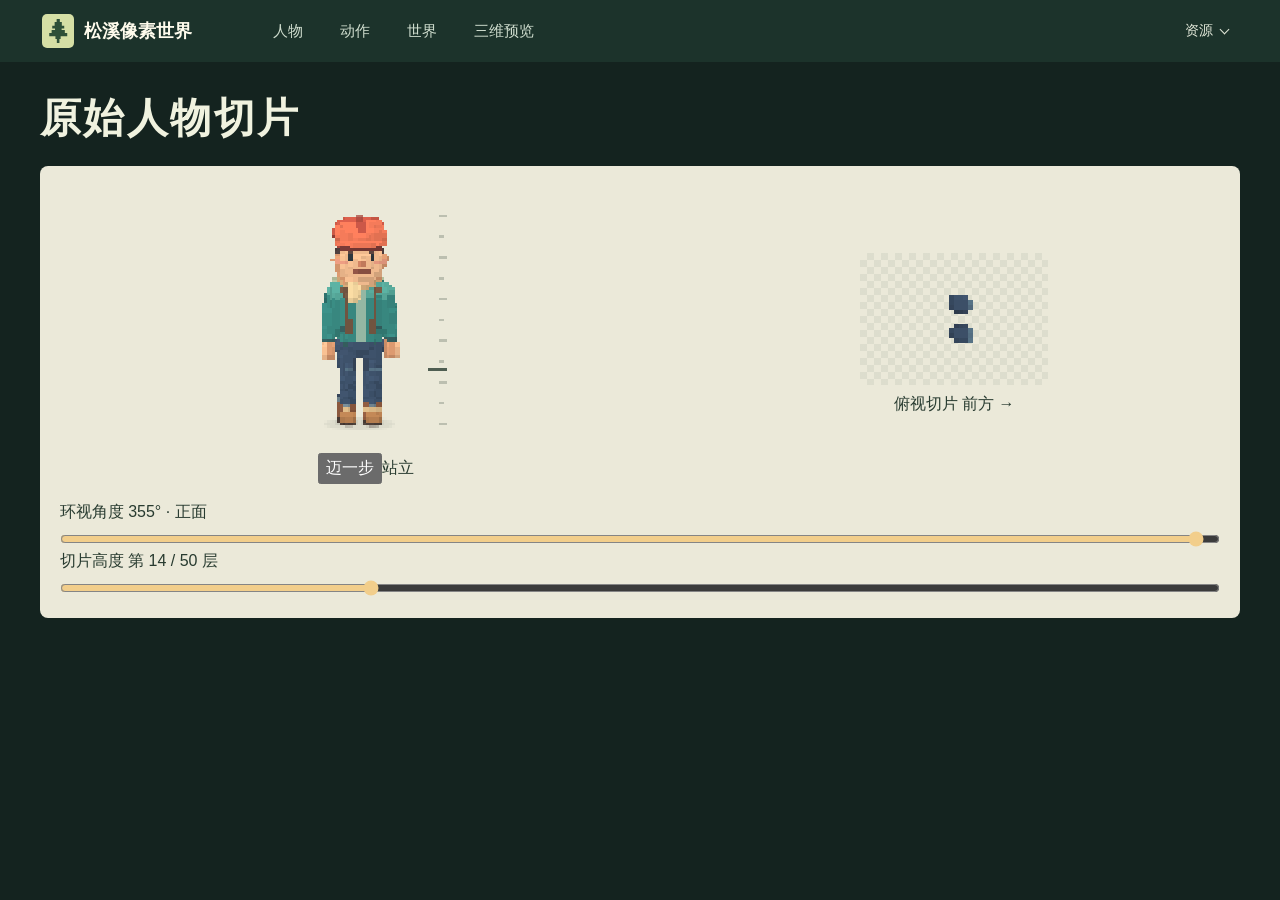
<file: slice-study.html>
<!doctype html>
<html lang="zh-CN"><head><meta charset="utf-8"><meta name="viewport" content="width=device-width,initial-scale=1"><title>原始人物切片 · 松溪像素</title>
<link rel="stylesheet" href="trail.css"><style>:root{--font-size-base:1rem;--foreground:#283b30}#pixel-hiker-study{padding:20px;border-radius:8px;background:#ebe9d9;color:var(--foreground)}#pixel-hiker-study input{max-width:100%}</style><link rel="stylesheet" href="workspace.css">
    <script defer src="workspace.js"></script>
    </head><body data-workspace="resources">
    <header data-app-nav="resources"></header><main class="trail-shell"><header class="mast"><h1>原始人物切片</h1></header>
<div id="pixel-hiker-study" lang="zh-CN">
  <div class="hiker-views">
    <figure>
      <canvas data-person width="100" height="100" role="img" aria-label="戴红帽、穿青绿色外套、背黄色背包的像素徒步者"></canvas>
      <figcaption class="viz-row"><button class="btn" type="button" data-step>迈一步</button><output data-pose aria-live="polite">站立</output></figcaption>
    </figure>
    <figure>
      <canvas data-cut width="40" height="28" role="img" aria-label="人物的水平切片，前方朝右"></canvas>
      <figcaption>俯视切片 <span class="text-small text-muted">前方 →</span></figcaption>
    </figure>
  </div>
  <div class="viz-controls">
    <label class="form-label" for="hiker-view-angle">环视角度 <output data-angle class="tabular-nums" for="hiker-view-angle">355°</output>
      <input class="form-range" id="hiker-view-angle" type="range" min="0" max="360" value="355">
    </label>
    <label class="form-label" for="hiker-cut-height">切片高度 <output data-height class="tabular-nums" for="hiker-cut-height">第 14 / 50 层</output>
      <input class="form-range" id="hiker-cut-height" type="range" min="1" max="50" value="14">
    </label>
  </div>
</div>
<style>
  #pixel-hiker-study { display: grid; gap: var(--font-size-base); }
  #pixel-hiker-study .hiker-views { display: grid; grid-template-columns: 1.15fr 1fr; gap: var(--font-size-base); align-items: center; }
  #pixel-hiker-study figure { display: grid; gap: calc(var(--font-size-base) * .45); margin: 0; justify-items: center; min-width: 0; }
  #pixel-hiker-study canvas { display: block; height: auto; image-rendering: pixelated; }
  #pixel-hiker-study [data-person] { width: min(100%, 260px); }
  #pixel-hiker-study [data-cut] { width: min(100%, 188px); background: repeating-conic-gradient(color-mix(in srgb, var(--foreground) 7%, transparent) 0% 25%, transparent 0% 50%) 0 0 / 14px 14px; }
  #pixel-hiker-study figcaption { text-align: center; }
</style>
<script>
(() => {
  const root = document.getElementById('pixel-hiker-study');
  const canvas = root.querySelector('[data-person]'), cut = root.querySelector('[data-cut]');
  const ctx = canvas.getContext('2d', {willReadFrequently:true});
  const sliceContext = cut.getContext('2d', {willReadFrequently:true});
  const angleInput = root.querySelector('#hiker-view-angle'), heightInput = root.querySelector('#hiker-cut-height');
  const stepButton = root.querySelector('[data-step]'), poseLabel = root.querySelector('[data-pose]');
  const nx = 40, ny = 28, nz = 50, pitch = nx * ny;
  const dimensions = [nx, ny, nz];
  const materials = {
    skin: 'dc9a70', skinLight: 'efb98d', nose: 'dd8b68', cheek: 'e4987e', mouth: '995949',
    hair: '493a39', hairLight: '675047', eye: '2a333a', brow: '5e453f',
    cap: 'cc5946', capLight: 'eb7656', capBand: 'a5483e', capSeam: 'bc5142', capUnder: '813e39',
    jacket: '38877f', jacketShade: '2e726e', jacketLight: '55a597', hem: '345d5d', zipper: '94b7a3',
    pants: '3e526b', pantsLight: '536d80', pantsDark: '354459', cuff: '758994',
    leather: '8c593e', leatherLight: 'b57e50', sole: '50423b', lace: 'd8b684',
    pack: 'd79b45', packShadow: 'a57139', packLight: 'efbc68', buckle: 'e5d4a6',
    strap: '705440', scarf: 'f1d49d', scarfShade: 'cfa676', roll: '8d9a79', rollLight: 'acb897'
  };
  const palette = [[0, 0, 0]], ink = {};
  for (const [name, hex] of Object.entries(materials)) {
    ink[name] = palette.length;
    palette.push([0, 2, 4].map(i => parseInt(hex.slice(i, i + 2), 16)));
  }
  const littleEndian = new Uint8Array(new Uint32Array([1]).buffer)[0] === 1;
  const clamp = (v, lo, hi) => Math.max(lo, Math.min(hi, v));
  const lerp = (a, b, t) => a + (b - a) * t;
  const rad = Math.PI / 180;

  // x points forward, y across the shoulders, z up from the boot soles.
  // Each z reserves one transparent 40 by 28 pixel image.
  function makePose(stride, swing, movingSide) {
    const cells = new Uint8Array(pitch * nz);
    const bob = .45 * swing - .38 * Math.abs(stride);
    function stamp(x0, x1, y0, y1, z0, z1, paint) {
      for (let k = Math.max(0, Math.floor(z0)); k < Math.min(nz, Math.ceil(z1)); k++) {
        for (let j = Math.max(0, Math.floor(y0 + ny/2)); j < Math.min(ny, Math.ceil(y1 + ny/2)); j++) {
          for (let i = Math.max(0, Math.floor(x0 + nx/2)); i < Math.min(nx, Math.ceil(x1 + nx/2)); i++) {
            const color = paint(i + .5 - nx/2, j + .5 - ny/2, k + .5);
            if (color) cells[k * pitch + j * nx + i] = color;
          }
        }
      }
    }
    function blob(x, y, z, rx, ry, rz, color, exponent = 2) {
      stamp(x-rx, x+rx, y-ry, y+ry, z-rz, z+rz, (px, py, pz) => {
        const u = Math.abs((px-x)/rx), v = Math.abs((py-y)/ry), w = Math.abs((pz-z)/rz);
        if (u ** exponent + v ** exponent + w ** exponent > 1) return 0;
        return typeof color === 'function' ? color(px, py, pz) : color;
      });
    }
    // A tapered solid joins two points. The rounded ends keep moving joints joined.
    function link(a, b, r0, r1, width, color) {
      const dx = b[0]-a[0], dy = b[1]-a[1], dz = b[2]-a[2];
      const length2 = dx*dx + dy*dy + dz*dz;
      const m = Math.max(r0, r1) * Math.max(1, width);
      stamp(Math.min(a[0], b[0])-m, Math.max(a[0], b[0])+m,
        Math.min(a[1], b[1])-m, Math.max(a[1], b[1])+m,
        Math.min(a[2], b[2])-m, Math.max(a[2], b[2])+m, (x, y, z) => {
          const t = clamp(((x-a[0])*dx + (y-a[1])*dy + (z-a[2])*dz) / length2, 0, 1);
          const u = x - a[0] - dx*t, v = (y - a[1] - dy*t) / width, w = z - a[2] - dz*t;
          if (u*u + v*v + w*w > lerp(r0, r1, t) ** 2) return 0;
          return color(t, u, v, w);
        });
    }
    const feet = [];
    for (const side of [-1, 1]) {
      const y = side * 3.05;
      const hip = [-.4, y, 19.5 + bob];
      const lift = side === movingSide ? 4.1 * swing : 0;
      const ankle = [side * (5.7 * stride + .4), y, 3.1 + lift];
      feet.push(ankle);
      // Intersection of two circles gives a forward-bending knee for the chosen ankle.
      const dx = ankle[0] - hip[0], dz = ankle[2] - hip[2], d = Math.hypot(dx, dz);
      const thigh = 8.7, shin = 8.45;
      const along = (thigh*thigh - shin*shin + d*d) / (2*d);
      const bend = Math.sqrt(Math.max(0, thigh*thigh - along*along));
      const knee = [hip[0] + (dx*along - dz*bend)/d, y, hip[2] + (dz*along + dx*bend)/d];
      link(hip, knee, 2.8, 2.25, .93, (t, u, v) => u > .9 && t > .77 ? ink.pantsLight : side*v < -.9 ? ink.pantsDark : ink.pants);
      link(knee, ankle, 2.29, 1.85, .94, (t, u) => t > .7 && t < .88 ? ink.cuff : u < -.9 ? ink.pantsDark : ink.pants);
      blob(ankle[0]+1.05, y, 1.75+lift, 3.7, 2.22, 1.65, (x, yy, z) =>
        z < lift+1.05 ? ink.sole : x > ankle[0]+2.1 ? ink.leatherLight : ink.leather, 3.4);
      blob(ankle[0]+.05, y, 3.35+lift, 2.05, 2.04, 1.65, (x, yy, z) =>
        x > ankle[0]+1 && z > lift+3.1 && z < lift+3.9 ? ink.lace : ink.leather, 3);
    }
    blob(-.15, 0, 19.2+bob, 3.95, 5.55, 3.25, ink.pants, 2.8);
    blob(.1, 0, 26.35+bob, 4.32, 6.15, 8.35, (x, y, z) => {
      const h = z-bob, a = Math.abs(y);
      if (h < 20.5) return ink.hem;
      if (x > .8 && Math.abs(a - (2.5 + (h-20)*.115)) < .72 && h > 22) return ink.strap;
      if (x > 2 && a < .65) return ink.zipper;
      if (x > 1.9 && a > 1.6 && a < 4.7 && h > 23 && h < 24.1) return ink.hem;
      return x < -.9 ? ink.jacketShade : h > 30.5 ? ink.jacketLight : ink.jacket;
    }, 3.1);
    // Pocket, flap, and bedroll sit on the back; the straps cross the front of the coat.
    blob(-4.75, 0, 26.6+bob, 3.15, 5.05, 6.5, (x, y, z) => {
      const h = z-bob;
      if (x < -5.6 && Math.abs(y) < .72 && h > 25.7 && h < 27.6) return ink.buckle;
      if (x < -5.6 && Math.abs(y) < .78 && h > 23.7 && h < 30) return ink.strap;
      return h > 27 ? ink.packLight : Math.abs(y) > 3.85 ? ink.packShadow : ink.pack;
    }, 3.8);
    blob(-5.25, 0, 32.1+bob, 2.15, 6.2, 1.95, (x, y, z) =>
      Math.abs(Math.abs(y)-3.5) < .69 ? ink.strap : z > 32.5+bob ? ink.rollLight : ink.roll, 3.5);
    for (const side of [-1, 1]) {
      const reach = -side * stride;
      const a = .04 + .50*reach, b = .29 + .63*reach;
      const shoulder = [.3 + .36*reach, side*5.65, 31.8+bob];
      const elbow = [shoulder[0] + 6.75*Math.sin(a), side*7.15, shoulder[2] - 6.75*Math.cos(a)];
      const wrist = [elbow[0] + 5.8*Math.sin(b), side*7.5, elbow[2] - 5.8*Math.cos(b)];
      link(shoulder, elbow, 2.6, 2.13, .92, (t, u) => u < -.95 ? ink.jacketShade : t < .22 ? ink.jacketLight : ink.jacket);
      link(elbow, wrist, 2.15, 1.7, 1, t => t > .75 ? ink.hem : ink.jacket);
      blob(wrist[0]+.25, wrist[1], wrist[2]-1.32, 1.75, 1.65, 2.25, (x, y) =>
        side*y > 7.6 ? ink.skinLight : ink.skin, 2.7);
    }
    blob(.4, 0, 34.8+bob, 3.7, 4.75, 1.8, (x, y, z) => z > 34.7+bob ? ink.scarf : ink.scarfShade, 3);
    blob(3.75, -1.65, 32.35+bob, 1.13, 1.45, 2.85, ink.scarf, 3);
    blob(.8, 0, 39.55+bob, 4.92, 5.65, 5.8, (x, y, z) => {
      const h = z-bob, a = Math.abs(y);
      if (x < -.7 || (a > 4.05 && x < 2 && h > 39.8)) return h > 41.5 ? ink.hairLight : ink.hair;
      if (x > 3.25 && Math.abs(a-2.5) < .72) {
        if (h > 40.1 && h < 41.9) return ink.eye;
        if (h > 42 && h < 43.2) return ink.brow;
      }
      if (x > 3.35 && h > 37.1 && h < 38 && a < 1.8) return ink.mouth;
      if (x > 2.3 && a > 3.3 && h > 38.5 && h < 40) return ink.cheek;
      return x > 2.5 ? ink.skinLight : ink.skin;
    }, 3);
    for (const side of [-1,1]) blob(.55, side*5.48, 39.7+bob, 1.44, 1.04, 1.7, ink.skin);
    blob(5.6, 0, 39.85+bob, 1.65, 1.2, 1.39, (x,y,z) => z > 39.8+bob ? ink.skinLight : ink.nose);
    blob(-.1, 0, 45.55+bob, 5.75, 6.32, 3.9, (x, y, z) => {
      const h = z-bob;
      if (h < 44.8) return ink.capBand;
      if (Math.abs(y) < .65 && h > 47) return ink.capSeam;
      return x > 1.3 ? ink.capLight : ink.cap;
    }, 2.45);
    blob(4.6, 0, 44.2+bob, 4.15, 5.92, .98, (x,y,z) => z > 44+bob ? ink.capLight : ink.capUnder, 2.8);
    blob(-.35, 0, 49.2+bob, 1.28, 1.4, .92, ink.capBand);

    const colors = new Uint32Array(cells.length);
    for (let z = 0; z < nz; z++) for (let y = 0; y < ny; y++) for (let x = 0; x < nx; x++) {
      const i = z*pitch + y*nx + x, material = cells[i];
      if (!material) continue;
      const dx = Number(!!cells[i-1]) - Number(!!cells[i+1]);
      const dy = Number(!!cells[i-nx]) - Number(!!cells[i+nx]);
      const dz = Number(!!cells[i-pitch]) - Number(!!cells[i+pitch]);
      const n = Math.hypot(dx,dy,dz);
      const light = n ? Math.round((.94 + .17*(.43*dx - .37*dy + .81*dz)/n)*24)/24 : .96;
      const [r,g,b] = palette[material].map(c => Math.min(255,Math.round(c*light)));
      colors[i] = littleEndian ? (255<<24)|(b<<16)|(g<<8)|r : (r<<24)|(g<<16)|(b<<8)|255;
    }
    return { colors, sheets: [], feet };
  }

  // Repack the same horizontal images along either lateral axis for edge-on views.
  const faces = [[1,2],[0,2],[0,1]], cols = 8, gutter = 2;
  function sheet(model, axis) {
    if (model.sheets[axis]) return model.sheets[axis];
    const [u,v] = faces[axis], w = dimensions[u], h = dimensions[v];
    const tw = w+2*gutter, th = h+2*gutter;
    const image = document.createElement('canvas');
    image.width = cols*tw; image.height = th*Math.ceil(dimensions[axis]/cols);
    const c = image.getContext('2d', {willReadFrequently:true}), data = c.createImageData(image.width,image.height);
    const out = new Uint32Array(data.data.buffer);
    for (let z=0; z<nz; z++) for (let y=0; y<ny; y++) for (let x=0; x<nx; x++) {
      const value = model.colors[z*pitch+y*nx+x];
      if (!value) continue;
      const xyz=[x,y,z], k=xyz[axis];
      out[(Math.floor(k/cols)*th+gutter+xyz[v])*image.width+(k%cols)*tw+gutter+xyz[u]] = value;
    }
    c.putImageData(data,0,0);
    return model.sheets[axis] = {image,w,h,tw,th};
  }
  const zoom = 1.62, base = 91, center = 47.5, elevation = 11*rad;
  let stance = 0, model = makePose(0, 0, 0), step = null, raf = 0;
  function draw() {
    const angle = (angleInput.valueAsNumber % 360) * rad;
    const a=Math.cos(angle), b=Math.sin(angle), c=Math.cos(elevation), s=Math.sin(elevation);
    const axes=[[-b,s*a,c*a],[a,s*b,c*b],[0,-c,s]];
    let axis=0;
    for(let i=1;i<3;i++) if(Math.abs(axes[i][2])>Math.abs(axes[axis][2])) axis=i;
    const normal=axes[axis], across=axes[faces[axis][0]], down=axes[faces[axis][1]];
    const source=sheet(model,axis), selected=heightInput.valueAsNumber;
    const theme=getComputedStyle(root).color;
    ctx.resetTransform();ctx.clearRect(0,0,canvas.width,canvas.height);ctx.imageSmoothingEnabled=false;
    ctx.fillStyle=theme;ctx.globalAlpha=.075;
    ctx.beginPath();ctx.ellipse(center,base+.5,13.4,2.5,0,0,Math.PI*2);ctx.fill();
    for (const [x,y,z] of model.feet) {
      ctx.globalAlpha=.12*Math.max(.15,1-(z-3.1)/5);
      ctx.beginPath();ctx.ellipse(center+zoom*(-b*x+a*y),base+zoom*s*(a*x+b*y),4.5,1.15,0,0,Math.PI*2);ctx.fill();
    }
    ctx.globalAlpha=1;
    const ox=center-zoom*(axes[0][0]*nx/2+axes[1][0]*ny/2);
    const oy=base-zoom*(axes[0][1]*nx/2+axes[1][1]*ny/2);
    const samples=Math.max(1,Math.ceil(zoom*Math.hypot(normal[0],normal[1])*1.7));
    for(let pass=0;pass<dimensions[axis];pass++) {
      const k=normal[2]>=0?pass:dimensions[axis]-1-pass;
      for(let sub=0;sub<samples;sub++) {
        const d=k+((normal[2]>=0?sub:samples-1-sub)+.5)/samples;
        ctx.setTransform(zoom*across[0],zoom*across[1],zoom*down[0],zoom*down[1],ox+d*zoom*normal[0],oy+d*zoom*normal[1]);
        ctx.drawImage(source.image,(k%cols)*source.tw+gutter,Math.floor(k/cols)*source.th+gutter,source.w,source.h,0,0,source.w,source.h);
      }
    }
    ctx.resetTransform();
    // Marks share the same elevation and origin as the body.
    ctx.fillStyle=theme;ctx.globalAlpha=.24;
    for(let h=0;h<=nz;h+=5) ctx.fillRect(78,Math.round(base-zoom*c*h),h%10===0?3:2,1);
    ctx.globalAlpha=.8;ctx.fillRect(74,Math.round(base-zoom*c*(selected-.5)),7,1);ctx.globalAlpha=1;
    const horizontal=sheet(model,2), layer=selected-1;
    sliceContext.clearRect(0,0,nx,ny);sliceContext.imageSmoothingEnabled=false;
    sliceContext.drawImage(horizontal.image,(layer%cols)*horizontal.tw+gutter,Math.floor(layer/cols)*horizontal.th+gutter,nx,ny,0,0,nx,ny);
    const bearing=angleInput.valueAsNumber;
    const direction=['正面','左前','左侧','左后','背面','右后','右侧','右前'][Math.round(bearing/45)%8];
    const azText = bearing+'° · '+direction, heightText='第 '+selected+' / '+nz+' 层';
    root.querySelector('[data-angle]').textContent=azText;
    root.querySelector('[data-height]').textContent=heightText;
    angleInput.setAttribute('aria-valuetext',azText);heightInput.setAttribute('aria-valuetext',heightText);
    cut.setAttribute('aria-label',heightText+'的俯视切片，前方朝右');
    canvas.setAttribute('aria-label','从'+direction+'观察红帽徒步者，'+poseLabel.textContent);
  }
  function reportStance() {
    poseLabel.textContent = stance===0?'站立':stance>0?'左脚在前':'右脚在前';
  }
  function save() {
    try {
      localStorage.setItem('pineCreek.sliceStudy.v1',JSON.stringify({personAngle:angleInput.valueAsNumber,personLayer:heightInput.valueAsNumber,stance}));
    } catch { /* This study also works without storage. */ }
  }
  function finishStep() {
    stance=step.to;step=null;raf=0;stepButton.disabled=false;
    model=makePose(stance,0,0);reportStance();draw();save();
  }
  function animate(time) {
    if(!step) return;
    const p=clamp((time-step.start)/720,0,1);
    if(p===1) { finishStep();return; }
    const frame=Math.floor(p*16);
    if(frame!==step.frame) {
      step.frame=frame;
      const t=frame/16, ease=t*t*(3-2*t);
      model=makePose(lerp(step.from,step.to,ease),Math.sin(Math.PI*t),step.to);
      draw();
    }
    raf=requestAnimationFrame(animate);
  }
  stepButton.addEventListener('click',()=>{
    if(step) return;
    step={from:stance,to:stance===1?-1:1,start:performance.now(),frame:-1};
    if(matchMedia('(prefers-reduced-motion: reduce)').matches) { finishStep();return; }
    stepButton.disabled=true;poseLabel.textContent='迈步中';raf=requestAnimationFrame(animate);
  });
  for(const input of [angleInput,heightInput]) {
    input.addEventListener('input',draw);
    input.addEventListener('change',()=>{if(!step) save();});
  }
  function restore(state) {
    const saved=state||{};
    const valid=(v,min,max,fallback)=>Number.isInteger(v)&&v>=min&&v<=max?v:fallback;
    const az=valid(saved.personAngle,0,360,355), level=valid(saved.personLayer,1,nz,14), pose=valid(saved.stance,-1,1,0);
    if (step) { cancelAnimationFrame(raf);step=null;stepButton.disabled=false; }
    angleInput.value=az;heightInput.value=level;
    if(stance!==pose) { stance=pose;model=makePose(stance,0,0); }
    else if (raf) model=makePose(stance,0,0);
    raf=0;reportStance();draw();
  }
  matchMedia('(prefers-color-scheme: dark)').addEventListener('change',draw);
  let saved;
  try { saved=JSON.parse(localStorage.getItem('pineCreek.sliceStudy.v1')); } catch {}
  restore(saved);
})();
</script>
</main></body></html>
</file>
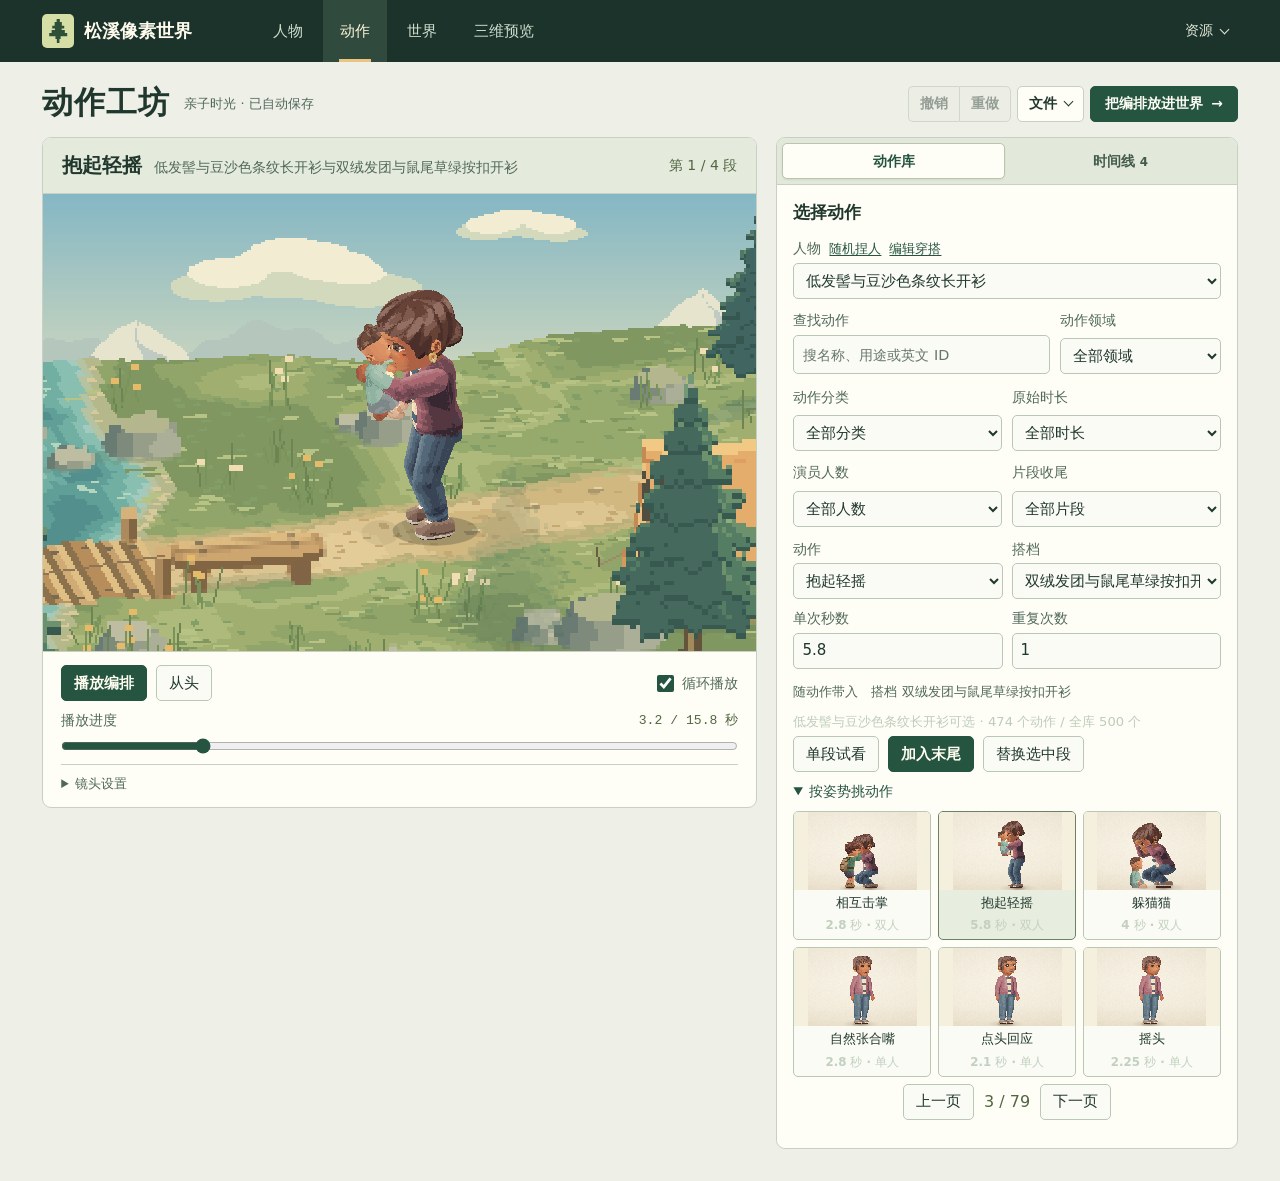
<file: studio.html>
<!doctype html>
<html lang="zh-CN">
<head>
  <meta charset="utf-8">
  <meta name="viewport" content="width=device-width, initial-scale=1">
  <meta name="theme-color" content="#14251e">
  <title>动作工坊 · 松溪像素世界</title>
  <link rel="stylesheet" href="trail.css">
  <link rel="stylesheet" href="studio.css">
    <link rel="stylesheet" href="workspace.css">
    <script defer src="workspace.js"></script>
    <script defer src="motion.js"></script>
  <script defer src="character-slices.js"></script>
    <script defer src="scene-depth.js"></script>
  <script defer src="actor.js"></script>
  <script defer src="surveyor-art.js"></script>
  <script defer src="family-art.js"></script>
  <script defer src="vehicle-slices.js"></script>
  <script defer src="world-objects.js"></script>
  <script defer src="short-props.js"></script>
  <script defer src="activity-props.js"></script>
  <script defer src="studio-props.js"></script>
  <script defer src="studio-rig.js"></script>
  <script defer src="studio-actions.js"></script>
  <script defer src="duet-clips.js"></script>
  <script defer src="motion-gestures.js"></script>
  <script defer src="movement-clips.js"></script>
  <script defer src="daily-clips.js"></script>
  <script defer src="social-clips.js"></script>
  <script defer src="work-clips.js"></script>
  <script defer src="motion-supplies.js"></script>
  <script defer src="short-motion.js"></script>
  <script defer src="everyday-short-clips.js"></script>
  <script defer src="object-short-clips.js"></script>
  <script defer src="workshop-short-clips.js"></script>
  <script defer src="short-footwork.js"></script>
  <script defer src="short-duets.js"></script>
  <script defer src="studio-library.js"></script>
  <script defer src="pixel-headwear.js"></script>
  <script defer src="pixel-portrait.js"></script>
  <script defer src="portrait-styles.js"></script>
  <script defer src="seasonal-wardrobe.js"></script>
  <script defer src="wardrobe-patterns.js"></script>
  <script defer src="hair-styles.js"></script>
  <script defer src="infant-hair.js"></script>
  <script defer src="head-sections.js"></script>
  <script defer src="skull-core.js"></script>
    <script defer src="head-shape.js"></script>
    <script defer src="game-face.js"></script>
  <script defer src="short-hair.js"></script>
  <script defer src="collection-wardrobe.js"></script>
    <script defer src="everyday-styles.js"></script>
  <script defer src="workshop-wear.js"></script>
  <script defer src="world-wardrobe.js"></script>
  <script defer src="character-almanac.js"></script>
  <script defer src="character-titles.js"></script>
  <script defer src="character-collection.js"></script>
  <script defer src="figure-paint.js"></script>
  <script defer src="anatomy-core.js"></script>
    <script defer src="designer-body.js"></script>
  <script defer src="appearance.js"></script>
  <script defer src="appearance-store.js"></script>
  <script defer src="trail-art.js"></script>
  <script defer src="studio-stage.js"></script>
  <script defer src="atelier-preview.js"></script>
  <script defer src="studio.js"></script>
</head>
<body data-workspace="studio">
    <header data-app-nav="studio"></header>
  <main class="workspace-main studio-shell">
    <header class="page-heading">
      <div class="page-name">
        <h1>动作工坊</h1>
        <span id="book-status" role="status"></span>
      </div>
      <div class="page-actions">
        <div class="history-tools" role="group" aria-label="编辑历史">
          <button id="edit-undo" type="button" disabled title="撤销上一步">撤销</button>
          <button id="edit-redo" type="button" disabled title="重做上一步">重做</button>
        </div>
        <details class="workspace-files">
          <summary>文件</summary>
          <div>
            <button id="import" type="button">导入编排 JSON</button>
            <button id="export" type="button">导出编排 JSON</button>
            <button id="export-clip" type="button">导出所选单个动作</button>
          </div>
        </details>
        <a id="edit-world" class="work-primary" href="index.html"><span id="world-link-label">把编排放进世界</span> <span aria-hidden="true">→</span></a>
      </div>
    </header>
    <p id="feedback" class="workspace-notice" role="status" aria-live="polite"></p>
    <input type="file" id="load-file" accept=".json,application/json" hidden>
    <div class="workstation workspace-desk" data-desk>
      <section class="monitor studio-panel desk-preview" id="motion-preview" data-label="预览" aria-label="动作预览">
        <header class="take"><div><h2 id="take-title">抱起轻摇</h2><p id="take-actors">妈妈与小宝宝</p></div><output id="take-number">第 1 段</output></header>
        <div class="set"><canvas id="studio-canvas" width="680" height="360" tabindex="0" role="img" aria-label="可拖动环视的动作场景"></canvas></div>
        <div class="playback">
          <div class="playline"><button id="play" class="studio-primary" type="button">播放编排</button><button id="rewind" type="button">从头</button><button id="return-score" type="button" hidden>返回编排</button><label class="loop-check"><input id="loop" type="checkbox">循环播放</label></div>
          <div class="scrub-head"><label for="scrub">播放进度</label><output id="elapsed" for="scrub">0.0 / 0.0 秒</output></div>
          <input id="scrub" type="range" min="0" max="1" step="any" value="0">
          <details class="camera-settings"><summary>镜头设置</summary><div class="view-settings">
            <div><label for="orbit">环视方位 <output id="degrees">78°</output></label><input id="orbit" type="range" min="0" max="360" value="78"></div>
            <div><label for="zoom">镜头远近 <output id="magnification">100%</output></label><input id="zoom" type="range" min="65" max="165" value="100"></div>
          </div></details>
        </div>
      </section>
      <div class="tool-side"><div class="tool-tabs" role="tablist" aria-label="编辑工具"></div>
      <section class="editor studio-panel tool-pane" data-tool id="motion-library" data-label="动作库" aria-label="动作库">
        <h2>选择动作</h2>
        <form id="edit-form">
          <div class="actor-field">
            <div>
              <label for="who">人物</label><a href="atelier.html?tab=face&amp;random=1">随机捏人</a>
              <a id="edit-outfit" href="atelier.html?tab=wear">编辑穿搭</a>
            </div>
            <select id="who"></select>
          </div>
          <div class="motion-search">
            <label for="motion-query">查找动作<input id="motion-query" type="search" placeholder="搜名称、用途或英文 ID" autocomplete="off"></label>
            <label for="motion-domain">动作领域<select id="motion-domain"><option value="">全部领域</option></select></label>
          </div>
          <div class="motion-search motion-facets">
            <label for="motion-group">动作分类<select id="motion-group"><option value="">全部分类</option></select></label>
            <label for="motion-duration">原始时长<select id="motion-duration"><option value="">全部时长</option><option value="brief">不足 2 秒</option><option value="short">2 至不足 3 秒</option><option value="medium">3 至不足 5 秒</option><option value="long">5 至 10 秒</option></select></label>
            <label for="motion-people">演员人数<select id="motion-people"><option value="">全部人数</option><option value="solo">单人</option><option value="pair">双人</option></select></label>
            <label for="motion-ending">片段收尾<select id="motion-ending"><option value="">全部片段</option><option value="transition">保留动作结果</option><option value="return">回到起始状态</option></select></label>
          </div>
          <div class="fields">
            <label>动作<select id="which" aria-describedby="motion-count motion-supplies"></select></label>
            <label id="target-field" hidden>场景中的交互物件<select id="action-target"></select></label>
            <label id="with-field" hidden>搭档<select id="with"></select></label>
            <label>单次秒数<input id="seconds" type="number" min="0" step="any" required></label>
            <label>重复次数<input id="times" type="number" value="1" min="1" step="1" required></label>
          </div>
          <p id="motion-supplies" class="motion-supplies" aria-live="polite" hidden></p>
          <div class="result-line"><p id="motion-count" role="status"></p><button type="button" id="clear-motions" class="clear-filter" hidden>清除筛选</button></div>
          <div class="edit-actions"><button id="try" type="button">单段试看</button><button id="append" class="studio-primary" type="submit">加入末尾</button><button id="replace" type="button">替换选中段</button></div>
          <details id="motion-browser" open>
            <summary>按姿势挑动作</summary>
            <div id="motion-cards"></div>
            <div id="motion-pages" hidden><button type="button" id="motion-prev">上一页</button><output id="motion-page"></output><button type="button" id="motion-next">下一页</button></div>
          </details>
        </form>
      </section>
      <section class="score studio-panel tool-pane" data-tool id="motion-score" data-label="时间线" data-count="cue-count" aria-label="动作编排" hidden>
        <header class="score-heading"><h2>编排顺序</h2><output id="score-length"></output></header>
        <label class="preset-field" for="preset">编排本<select id="preset"></select></label>
        <ol id="cue-list" aria-label="按播放顺序排列的动作"></ol>
        <p id="empty-score" hidden>从动作库选择人物和动作，点「加入末尾」添加第一段。</p>
        <div class="cue-tools"><button id="edit-cue" type="button">编辑此段</button><button id="up" type="button">上移</button><button id="down" type="button">下移</button><button id="remove" type="button">移除</button></div>
        <button class="back-to-tools" type="button" id="add-cue">从动作库添加</button>
      </section>
      </div>
    </div>
    <noscript>请启用 JavaScript 以播放和编排人物动作。</noscript>
  </main>
</body>
</html>
</file>
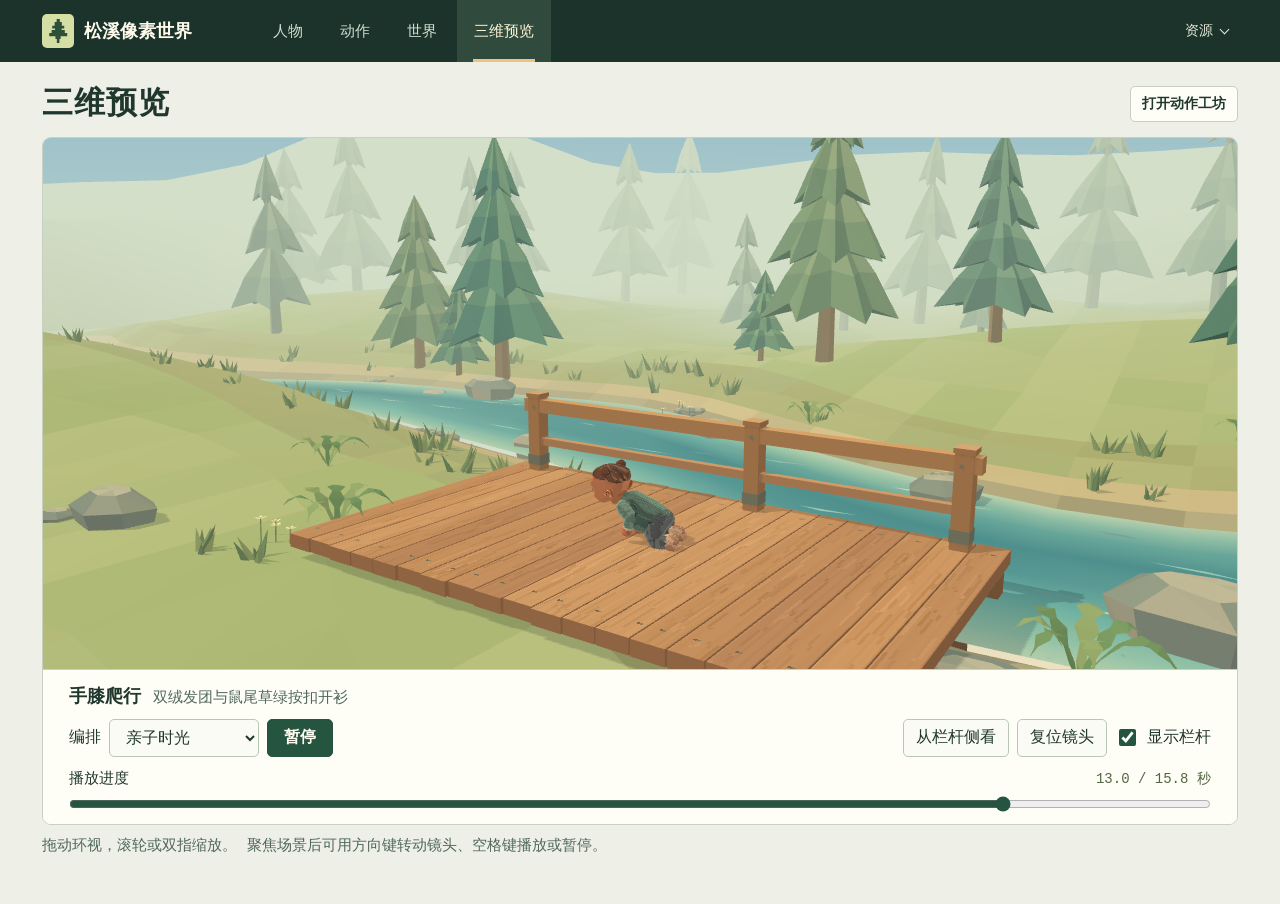
<file: three.html>
<!doctype html>
<html lang="zh-CN">
<head>
  <meta charset="utf-8">
  <meta name="viewport" content="width=device-width, initial-scale=1">
  <meta name="theme-color" content="#14231f">
  <title>三维预览 · 松溪像素世界</title>
  <link rel="stylesheet" href="trail.css">
  <link rel="stylesheet" href="three.css">
  <script type="importmap">{"imports":{"three":"./vendor/three-r187/three.module.js"}}</script>
    <link rel="stylesheet" href="workspace.css">
    <script defer src="workspace.js"></script>
    <script defer src="motion.js"></script>
  <script defer src="character-slices.js"></script>
  <script defer src="actor.js"></script>
  <script defer src="surveyor-art.js"></script>
  <script defer src="family-art.js"></script>
  <script defer src="vehicle-slices.js"></script>
  <script defer src="world-objects.js"></script>
  <script defer src="short-props.js"></script>
  <script defer src="activity-props.js"></script>
  <script defer src="studio-props.js"></script>
  <script defer src="studio-rig.js"></script>
  <script defer src="studio-actions.js"></script>
  <script defer src="duet-clips.js"></script>
  <script defer src="motion-gestures.js"></script>
  <script defer src="movement-clips.js"></script>
  <script defer src="daily-clips.js"></script>
  <script defer src="social-clips.js"></script>
  <script defer src="work-clips.js"></script>
  <script defer src="motion-supplies.js"></script>
  <script defer src="short-motion.js"></script>
  <script defer src="everyday-short-clips.js"></script>
  <script defer src="object-short-clips.js"></script>
  <script defer src="workshop-short-clips.js"></script>
  <script defer src="short-footwork.js"></script>
  <script defer src="short-duets.js"></script>
  <script defer src="studio-library.js"></script>
  <script defer src="pixel-headwear.js"></script>
  <script defer src="pixel-portrait.js"></script>
  <script defer src="portrait-styles.js"></script>
  <script defer src="seasonal-wardrobe.js"></script>
  <script defer src="wardrobe-patterns.js"></script>
  <script defer src="hair-styles.js"></script>
  <script defer src="infant-hair.js"></script>
  <script defer src="head-sections.js"></script>
  <script defer src="skull-core.js"></script>
    <script defer src="head-shape.js"></script>
    <script defer src="game-face.js"></script>
  <script defer src="short-hair.js"></script>
  <script defer src="collection-wardrobe.js"></script>
    <script defer src="everyday-styles.js"></script>
  <script defer src="workshop-wear.js"></script>
  <script defer src="world-wardrobe.js"></script>
  <script defer src="character-almanac.js"></script>
  <script defer src="character-titles.js"></script>
  <script defer src="character-collection.js"></script>
  <script defer src="figure-paint.js"></script>
  <script defer src="anatomy-core.js"></script>
    <script defer src="designer-body.js"></script>
  <script defer src="appearance.js"></script>
  <script defer src="appearance-store.js"></script>
</head>
<body data-workspace="three">
    <header data-app-nav="three"></header>
  <main class="workspace-main three-shell">
    <header class="page-heading">
      <div class="page-name">
        <h1>三维预览</h1>
      </div>
      <div class="page-actions">
          <a id="preview-back" class="work-button" href="studio.html">打开动作工坊</a>
      </div>
    </header>
    <section class="three-panel" aria-label="可环视的 Three.js 人物场景">
      <div class="three-set">
        <canvas id="clearing" tabindex="0" aria-label="像素人物与三维木平台。拖动环视，滚轮或双指缩放" aria-describedby="view-help"></canvas>
        <p id="gl-status" role="status">正在加载观景台…</p>
      </div>
      <div class="three-console">
        <div class="now"><h2 id="clip-label">抱起轻摇</h2><span id="cast-label">妈妈与小宝宝</span></div>
        <fieldset id="three-controls" disabled>
          <div class="three-row">
            <label for="showcase">编排 <select id="showcase"></select></label>
            <button id="play-3d" class="primary" type="button">播放</button>
            <div class="camera-tools">
              <button id="rail-view" type="button">从栏杆侧看</button>
              <button id="home-view" type="button">复位镜头</button>
              <label><input type="checkbox" id="show-rail" checked>显示栏杆</label>
            </div>
          </div>
          <div class="range-heading"><label for="time-3d">播放进度</label><output id="clock-3d" for="time-3d">0.0 秒</output></div>
          <input type="range" id="time-3d" min="0" max="1" value="0" step="any">
        </fieldset>
      </div>
    </section>
    <p id="view-help">拖动环视，滚轮或双指缩放。<span class="key-help">聚焦场景后可用方向键转动镜头、空格键播放或暂停。</span></p>
    <noscript>请启用 JavaScript 以观看三维场景。</noscript>
  </main>
  <script type="module">
    window.addEventListener('DOMContentLoaded', async () => {
      try {
        const { startClearing } = await import('./three-demo.mjs');
        startClearing(globalThis.PineMotion);
      } catch (error) {
        console.error(error);
        const status = document.getElementById('gl-status');
        status.hidden = false;
        status.textContent = location.protocol === 'file:'
          ? '请通过本地 HTTP 服务打开此页，以加载 Three.js 模块。'
          : '三维场景未能启动。请使用支持 WebGL 2 的浏览器，或返回动作工坊观看。';
      }
    }, { once: true });
  </script>
</body>
</html>
</file>
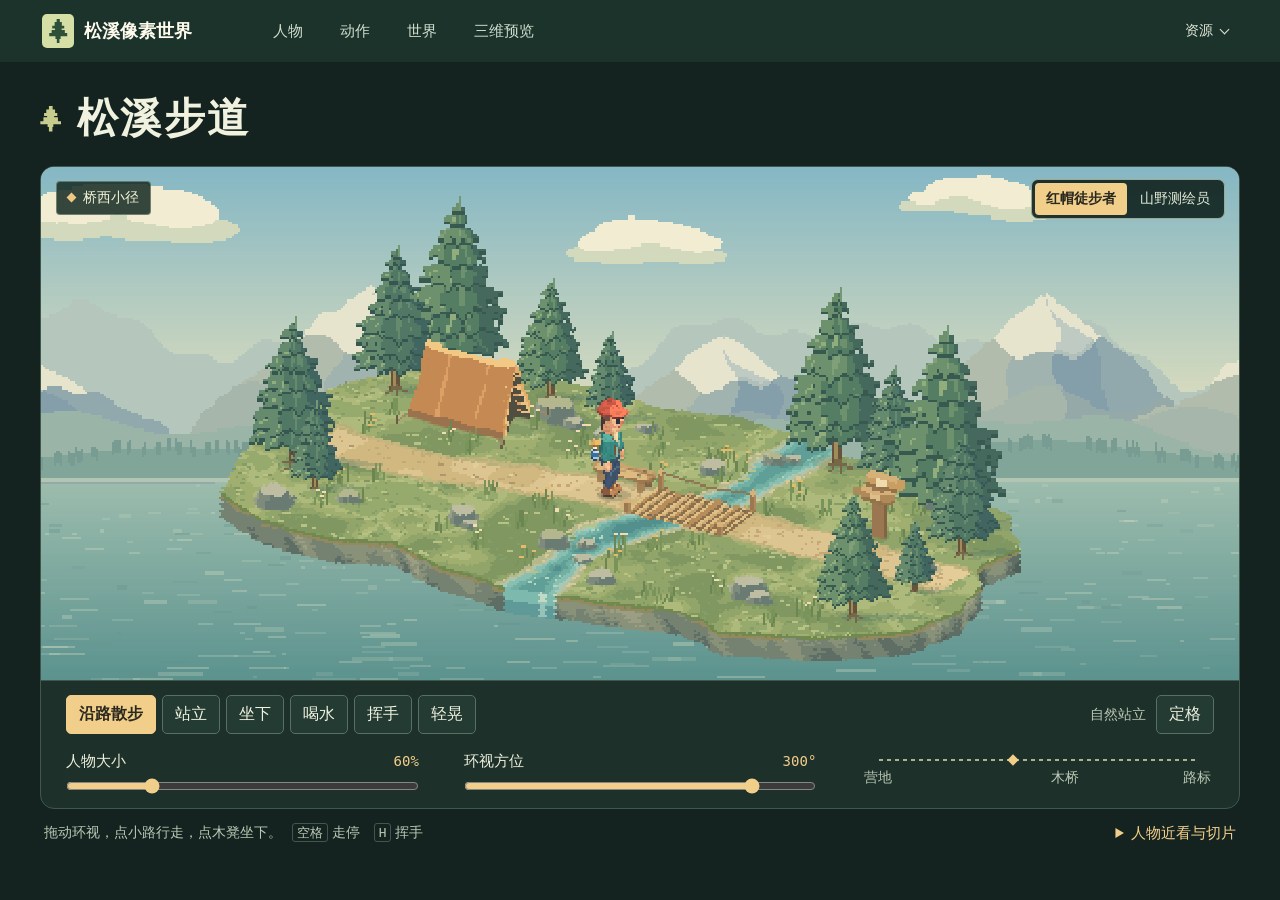
<file: trail.html>
<!doctype html>
<html lang="zh-CN">
<head>
  <meta charset="utf-8">
  <meta name="viewport" content="width=device-width, initial-scale=1">
  <meta name="theme-color" content="#172620">
  <title>松溪步道 · 像素徒步者</title>
  <link rel="stylesheet" href="trail.css">
    <link rel="stylesheet" href="workspace.css">
    <script defer src="workspace.js"></script>
    <script defer src="motion.js"></script>
  <script defer src="character-slices.js"></script>
  <script defer src="actor.js"></script>
  <script defer src="surveyor-art.js"></script>
  <script defer src="trail-art.js"></script>
  <script defer src="scene.js"></script>
</head>
<body data-workspace="resources">
    <header data-app-nav="resources"></header>
  <main class="trail-shell">
    <header class="mast">
      <h1><span class="pine-mark" aria-hidden="true"></span>松溪步道</h1>
    </header>
    <section class="trail-game" aria-label="可环视的山间步道">
      <div class="viewport">
        <canvas id="trail-scene" width="480" height="245" tabindex="0" role="img" aria-label="松林、溪流与木桥边的红帽徒步者" aria-describedby="controls-help"></canvas>
        <div class="place-label"><i aria-hidden="true"></i><output id="area">桥西小径</output></div>
        <div class="character-picker" role="group" aria-label="选择人物">
          <button type="button" data-character="hiker" aria-pressed="true">红帽徒步者</button>
          <button type="button" data-character="surveyor" aria-pressed="false">山野测绘员</button>
        </div>
      </div>
      <div class="console">
        <div class="action-row">
          <div class="actions" role="group" aria-label="人物动作">
            <button class="primary" id="walk" type="button">沿路散步</button>
            <button id="stand" type="button">站立</button>
            <button id="sit" type="button" aria-pressed="false" title="到溪边的木凳坐下">坐下</button>
            <button id="drink" type="button">喝水</button>
            <button id="wave" type="button">挥手</button>
            <button id="sway" type="button" aria-pressed="false">轻晃</button>
          </div>
          <div class="transport">
            <output id="action-status" aria-live="polite">自然站立</output>
            <button id="freeze" type="button" aria-pressed="false">定格</button>
          </div>
        </div>
        <div class="character-size">
          <div class="range-heading"><label for="character-size">人物大小</label><output id="size-value" for="character-size">60%</output></div>
          <input id="character-size" type="range" min="45" max="110" step="1" value="60">
        </div>
        <div class="bearing">
          <div class="range-heading"><label for="camera-angle">环视方位</label><output id="bearing-value" for="camera-angle">300°</output></div>
          <input id="camera-angle" type="range" min="0" max="360" value="300">
        </div>
        <div class="waypoints" role="group" aria-label="选择步道目的地">
          <div class="route-line" aria-hidden="true"><i id="route-position"></i></div>
          <div class="route-buttons">
            <button type="button" data-destination="-79">营地</button>
            <button type="button" data-destination="14">木桥</button>
            <button type="button" data-destination="79">路标</button>
          </div>
        </div>
      </div>
    </section>
    <div class="understage">
      <p id="controls-help">拖动环视，点小路行走，点木凳坐下。<span class="key-help"><kbd>空格</kbd> 走停　<kbd>H</kbd> 挥手</span></p>
      <details id="inspector">
        <summary>人物近看与切片</summary>
        <div class="slice-tools">
          <figure class="portrait-figure"><canvas id="portrait" width="164" height="182" tabindex="0" role="img" aria-label="当前人物姿势近看，拖动或用左右键环视"></canvas><figcaption>拖动人物可环视</figcaption></figure>
          <div class="slice-field">
            <figure><canvas id="pose-slice" width="40" height="44" role="img" aria-label="人物水平切片，右侧为身体前方"></canvas><figcaption>俯视 · 人物面朝右</figcaption></figure>
            <div class="range-heading"><label for="slice-level">切片高度</label><output for="slice-level" id="slice-value">14 / 50</output></div>
            <input type="range" id="slice-level" min="1" max="50" value="14">
            <p>定格后切换人物，可对照同一个动作。</p>
          </div>
        </div>
      </details>
    </div>
    <noscript>请启用 JavaScript 以进入步道。</noscript>
  </main>
</body>
</html>
</file>
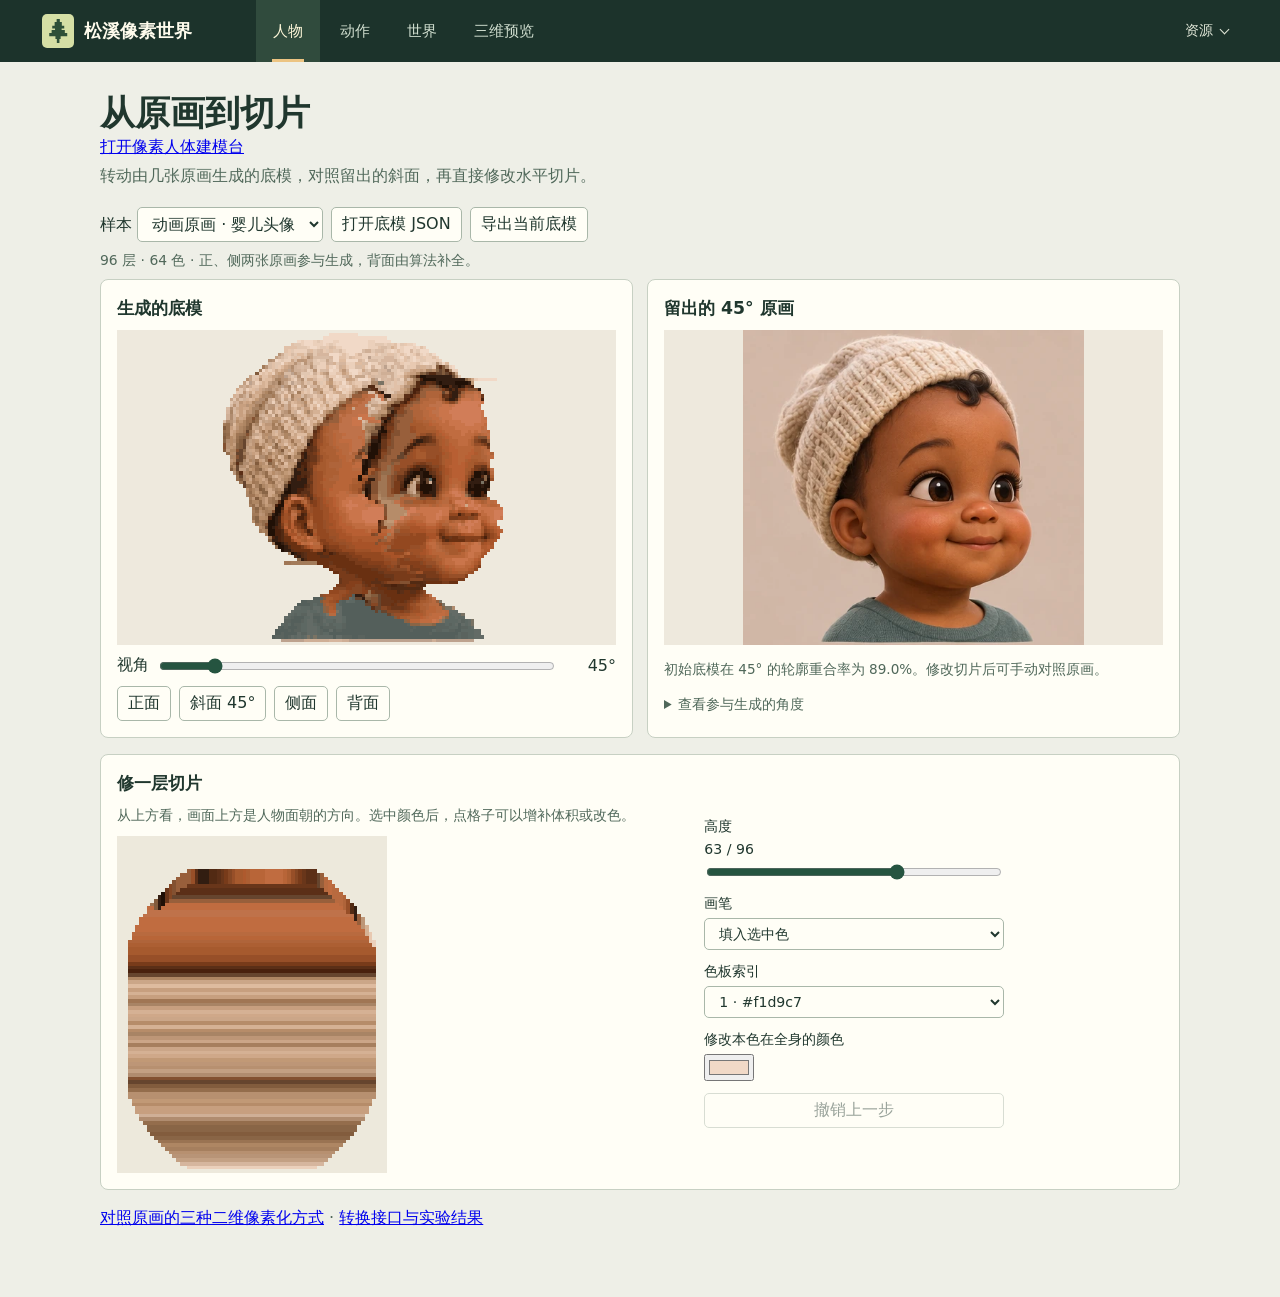
<file: turnaround-lab.html>
<!doctype html>
<html lang="zh-CN">
<head>
  <meta charset="utf-8"><meta name="viewport" content="width=device-width,initial-scale=1">
  <title>从原画到切片 · 松溪像素世界</title>
  <link rel="stylesheet" href="workspace.css"><link rel="stylesheet" href="turnaround-lab.css">
  <script defer src="workspace.js"></script><script defer src="turnaround-lab.js"></script>
</head>
<body data-workspace="atelier">
<header data-app-nav="atelier"></header>
<main class="lab">
  <header><h1>从原画到切片</h1><a href="anatomy-study.html?layer=skull">打开像素人体建模台</a><p>转动由几张原画生成的底模，对照留出的斜面，再直接修改水平切片。</p></header>
  <div class="controls"><label>样本 <select id="sample">
    <option value="smooth-baby">动画原画 · 婴儿头像</option><option value="smooth-adult">动画原画 · 成人头像</option>
    <option value="baby">像素设定 · 婴儿坐姿</option><option value="child">像素设定 · 儿童全身</option><option value="adult">像素设定 · 成人全身</option>
  </select></label>
  <label class="file">打开底模 JSON<input id="open" type="file" accept=".json,application/json"></label>
  <button id="save" disabled>导出当前底模</button></div>
  <p id="status" role="status"></p>
  <div class="stage">
    <section><h2>生成的底模</h2><canvas id="render" aria-label="可旋转的切片底模"></canvas>
    <div class="angle"><label for="angle">视角</label><input id="angle" type="range" min="0" max="359" value="45"><output id="ang" for="angle">45°</output></div>
    <div class="presets"><button data-angle="0">正面</button><button data-angle="45">斜面 45°</button><button data-angle="90">侧面</button><button data-angle="180">背面</button></div></section>
    <section id="proof"><h2>留出的 45° 原画</h2><canvas id="reference" aria-label="独立参考原画"></canvas><p id="metric"></p>
    <details><summary>查看参与生成的角度</summary><div id="inputs"></div></details></section>
  </div>
  <section class="editor"><div><h2>修一层切片</h2><p>从上方看，画面上方是人物面朝的方向。选中颜色后，点格子可以增补体积或改色。</p>
    <canvas id="section" aria-label="可编辑的水平切片"></canvas></div>
    <div class="edit-tools">
      <label>高度 <output id="level-value"></output><input id="level" type="range" min="0" max="95" value="47"></label>
      <label>画笔 <select id="brush"><option value="paint">填入选中色</option><option value="cut">去掉格子</option><option value="pick">从切片取色</option></select></label>
      <label>色板索引 <select id="swatches"></select></label>
      <label>修改本色在全身的颜色 <input id="dye" type="color" value="#926940"></label>
      <button id="undo" disabled>撤销上一步</button>
    </div>
  </section>
  <p><a href="studies/turnaround/pixel-translation.webp">对照原画的三种二维像素化方式</a> · <a href="https://github.com/zhangran653/pine-pixel-world/blob/main/studies/turnaround/README.md">转换接口与实验结果</a></p>
</main></body></html>
</file>
<file: world.css>
:root {
  color-scheme: light;
  --ink: #243b30;
  --muted: #5d7164;
  --line: #cbd0bd;
  --paper: #f6f5ed;
  --panel: #fffef7;
  --deep: #254a39;
  --rust: #a45234;
  font-family: 'PingFang SC', 'Microsoft YaHei', 'DM Sans', system-ui, sans-serif;
  color: var(--ink);
  background: var(--paper);
}
* {
  box-sizing: border-box;
}
[hidden] {
  display: none !important;
}
body {
  margin: 0;
}
a {
  color: inherit;
  text-decoration: none;
}
a:hover {
  text-decoration: underline;
}
button,
select,
input {
  font: inherit;
  color: inherit;
}
button,
select,
.file-label {
  cursor: pointer;
}
button:focus-visible,
a:focus-visible,
select:focus-visible,
input:focus-visible,
canvas:focus-visible {
  outline: 3px solid #d4a044;
  outline-offset: 2px;
}
button,
.file-label {
  border: 1px solid var(--line);
  background: var(--panel);
  padding: 0.48rem 0.75rem;
  border-radius: 5px;
  font-size: 0.83rem;
}
button:hover,
.file-label:hover {
  border-color: #75927b;
}
button:disabled {
  opacity: 0.5;
  cursor: default;
}
.atlas {
  width: min(1500px, 95%);
  margin: auto;
}
.top,
.atlas-title,
.scene-bar,
.scene-bar > div,
.scene-footer,
.scene-footer > div,
.atlas-footer,
.top nav,
.atlas-footer nav,
.collection header {
  display: flex;
  align-items: center;
  justify-content: space-between;
  gap: 0.6rem;
}
.top {
  height: 64px;
  border-bottom: 1px solid var(--line);
}
.brand {
  font-weight: 780;
  font-size: 1.15rem;
  letter-spacing: 0.035em;
}
.brand i {
  display: inline-grid;
  place-items: center;
  width: 29px;
  height: 31px;
  background: var(--deep);
  border-radius: 5px;
  color: #f0c87b;
  font-size: 23px;
  font-style: normal;
  vertical-align: middle;
  clip-path: polygon(0 0, 100% 0, 100% 80%, 50% 100%, 0 80%);
}
.top nav {
  gap: 1.5rem;
  font-size: 0.84rem;
}
.top nav [aria-current] {
  color: var(--deep);
  font-weight: 750;
  text-decoration: underline;
  text-underline-offset: 7px;
}
.atlas-title {
  justify-content: flex-start;
  align-items: baseline;
  gap: 1.15rem;
  margin: 21px 0 15px;
}
.atlas-title h1 {
  font-family: 'Songti SC', 'STSong', serif;
  font-size: clamp(2.1rem, 3.4vw, 3.55rem);
  line-height: 1.12;
  letter-spacing: 0.035em;
  margin: 0;
}
.atlas-title p,
.collection output {
  color: var(--muted);
  font-size: 0.83rem;
}
.layout {
  display: grid;
  grid-template-columns: minmax(0, 1.9fr) minmax(300px, 0.92fr);
  gap: 17px;
  align-items: stretch;
}
.scene-panel,
.collection {
  background: var(--panel);
  border: 1px solid var(--line);
  border-radius: 9px;
  overflow: hidden;
}
.scene-bar {
  padding: 0.7rem 0.9rem;
  flex-wrap: wrap;
  justify-content: flex-start;
}
.scene-bar > div {
  margin-inline-start: auto;
}
.scene-bar label,
.cast-row label,
.catalog-filters label,
.placement-body label {
  display: flex;
  align-items: center;
  gap: 0.5rem;
  color: var(--muted);
  font-size: 0.8rem;
  font-weight: 560;
}
select,
input {
  border: 1px solid #c1c9b7;
  background: #fcfcf6;
  border-radius: 4px;
  min-width: 0;
  padding: 0.37rem 0.45rem;
}
.world-viewport {
  position: relative;
  border-block: 1px solid var(--line);
  background: #c6d5c2;
}
#world-canvas {
  display: block;
  width: 100%;
  height: clamp(345px, 49vh, 620px);
  image-rendering: pixelated;
  touch-action: none;
  cursor: grab;
}
#world-canvas:active {
  cursor: grabbing;
}
.scene-caption {
  position: absolute;
  top: 16px;
  left: 20px;
  pointer-events: none;
}
.scene-caption span {
  font-size: 0.66rem;
  letter-spacing: 0.13em;
  color: #475e4e;
  background: #fff9e7cc;
  padding: 0.21rem 0.45rem;
  border-radius: 3px;
}
.scene-caption h2 {
  font:
    700 clamp(1.32rem, 2vw, 2.05rem) / 1.2 'Songti SC',
    'STSong',
    serif;
  margin: 0.48rem 0 0;
  color: #253e35;
  text-shadow: 0 1px #eaf0ce;
}
.camera-strip {
  position: absolute;
  bottom: 10px;
  right: 10px;
  display: flex;
  align-items: center;
  gap: 0.45rem;
  background: #fbf9edec;
  padding: 0.34rem 0.5rem;
  border: 1px solid #b5c4ae;
  border-radius: 5px;
  font-size: 0.72rem;
}
.camera-strip label {
  display: flex;
  align-items: center;
  gap: 0.3rem;
}
.camera-strip input {
  width: 76px;
  accent-color: #477255;
  padding: 0;
}
.camera-strip button {
  padding: 0;
  width: 1.55rem;
  height: 1.55rem;
}
.camera-strip output {
  min-width: 2.2rem;
}
.cast-row {
  display: flex;
  gap: 1.15rem;
  flex-wrap: wrap;
  padding: 0.65rem 0.9rem;
}
.route-playback, .route-playback label {
  display: flex;
  align-items: center;
  gap: 0.5rem;
}
.route-playback {
  border-bottom: 1px solid var(--line);
  padding: 0.5rem 0.85rem;
  color: var(--muted);
  font-size: 0.76rem;
}
.route-playback label, .route-playback input { flex: 1; }
.route-playback label { white-space: nowrap; }
.route-playback input { width: 3rem; accent-color: var(--deep); }
.route-playback output { font-variant-numeric: tabular-nums; }
.route-playback button { font-size: inherit; padding: 0.28rem 0.48rem; }
.cast-row select {
  max-width: 14rem;
}
.scene-panel details {
  margin: 0 0.9rem;
  border-block: 1px solid #dce0d1;
  padding: 0.55rem 0;
}
.scene-panel summary {
  font-size: 0.84rem;
  font-weight: 650;
  cursor: pointer;
}
.placement-body,
.coords {
  display: flex;
  gap: 0.5rem;
  align-items: end;
  flex-wrap: wrap;
}
.placement-body {
  margin-top: 0.5rem;
}
.placement-body.with-spaces {
  display: grid;
  grid-template-columns: minmax(160px, 0.9fr) minmax(0, 1.5fr);
  align-items: start;
  gap: 0.85rem;
}
.placement-inspector {
  display: flex;
  align-items: end;
  gap: 0.55rem;
  flex-wrap: wrap;
  min-width: 0;
}
.with-spaces .placement-inspector {
  padding: 0.3rem 0;
}
#selection-name, #coordinate-note {
  width: 100%;
}
#selection-name {
  font-size: 0.84rem;
}
#coordinate-note {
  color: var(--muted);
  font-size: 0.73rem;
  line-height: 1.5;
}
.scene-tree, .scene-tree ul {
  list-style: none;
  margin: 0;
  padding: 0;
}
.scene-tree {
  font-size: 0.78rem;
  border: 1px solid var(--line);
  border-radius: 5px;
  padding: 0.24rem;
  background: #f7f7ee;
  max-height: 13rem;
  overflow: auto;
}
.scene-tree ul {
  margin-inline-start: 0.8rem;
  padding-inline-start: 0.4rem;
  border-inline-start: 1px solid var(--line);
}
.tree-row {
  display: flex;
  align-items: center;
  gap: 0.2rem;
}
.tree-row button {
  text-align: start;
  background: transparent;
  border-color: transparent;
  font-size: inherit;
  padding: 0.25rem 0.4rem;
}
.tree-row [data-node] {
  flex: 1;
}
.tree-row [aria-pressed='true'] {
  background: #e0ead9;
  color: #244a38;
  font-weight: 680;
}
.tree-row [data-enter] {
  border-color: #b7c5af;
  color: var(--deep);
  padding: 0.14rem 0.38rem;
  white-space: nowrap;
}
.tree-row button:focus-visible {
  outline-offset: -2px;
}
#select-cast {
  font-size: 0.74rem;
  padding: 0.26rem 0.48rem;
}
.placement-body label {
  display: grid;
  gap: 0.15rem;
  font-size: 0.68rem;
}
.coords input {
  width: 4.15rem;
  font-variant-numeric: tabular-nums;
}
.scene-footer {
  min-height: 48px;
  padding: 0.6rem 0.9rem;
  font-size: 0.74rem;
  flex-wrap: wrap;
}
.scene-footer > span {
  color: var(--muted);
}
.scene-footer > div {
  flex-wrap: wrap;
  gap: 0.6rem;
}
.scene-footer a {
  color: #315f48;
  font-weight: 650;
}
.scene-footer button,
.file-label {
  font-size: 0.74rem;
  padding: 0.28rem 0.47rem;
}
.file-label {
  position: relative;
}
.file-label input {
  width: 1px;
  height: 1px;
  position: absolute;
  opacity: 0;
}
.collection {
  padding: 1rem;
  display: flex;
  flex-direction: column;
  min-height: 0;
  max-height: 100%;
}
.collection header h2 {
  margin: 0;
  font:
    700 1.5rem/1.25 'Songti SC',
    'STSong',
    serif;
}
.collection > input {
  margin: 0.8rem 0 0.6rem;
  width: 100%;
  padding: 0.54rem 0.64rem;
}
.catalog-filters {
  display: flex;
  gap: 0.62rem;
}
.catalog-filters label {
  flex: 1;
}
.catalog-filters select {
  flex: 1;
  width: 0;
}
.object-grid {
  height: 0;
  min-height: 225px;
  flex: 1;
  overflow: auto;
  overscroll-behavior: contain;
  display: grid;
  align-content: start;
  grid-template-columns: repeat(auto-fill, minmax(78px, 1fr));
  gap: 6px;
  margin: 0.85rem -3px 0.45rem;
  padding: 3px;
  scrollbar-color: #a9b9a3 transparent;
}
.object-grid button {
  padding: 0 0.2rem 0.38rem;
  background: #f1f1e6;
  border-color: #d9ddcd;
  display: grid;
  justify-items: center;
  align-content: start;
  min-width: 0;
}
.object-grid button[aria-pressed='true'] {
  border-color: #547659;
  box-shadow: inset 0 0 0 1px #547659;
  background: #e7ecd9;
}
.object-grid canvas {
  width: 100%;
  max-width: 118px;
  aspect-ratio: 1.45;
  image-rendering: pixelated;
}
.object-grid span {
  font-size: 0.73rem;
  line-height: 1.2;
}
.item-inspect {
  border-top: 1px solid var(--line);
  display: flex;
  align-items: center;
  gap: 0.4rem;
  padding-top: 0.5rem;
}
.item-inspect canvas {
  width: 64px;
  height: 59px;
  image-rendering: pixelated;
}
.item-inspect > div {
  flex: 1;
}
.item-inspect h3,
.item-inspect p {
  margin: 0.15rem 0;
}
.item-inspect h3 {
  font-size: 0.9rem;
}
.item-inspect p {
  font-size: 0.69rem;
  color: var(--muted);
}
#place-item,
#world-play[aria-pressed='true'] {
  background: var(--deep);
  color: white;
  border-color: var(--deep);
}
.atlas-footer {
  margin: 1.1rem 0 2rem;
  color: var(--muted);
  font-size: 0.72rem;
}
.atlas-footer nav {
  flex-wrap: wrap;
  gap: 1.15rem;
}
@media (min-width: 1600px) {
  .collection {
    padding: 1.35rem;
  }
  .object-grid {
    grid-template-columns: repeat(4, minmax(0, 1fr));
  }
}
@media (max-width: 860px) {
  .layout {
    grid-template-columns: 1fr;
  }
  .collection {
    min-height: 470px;
  }
  .object-grid {
    height: 290px;
    flex: auto;
    grid-template-columns: repeat(auto-fill, minmax(86px, 1fr));
  }
  .top nav {
    gap: 0.7rem;
  }
  .scene-panel details {
    padding: 0.55rem 0;
  }
}
@media (max-width: 540px) {
  .placement-body.with-spaces {
    grid-template-columns: 1fr;
    gap: 0.35rem;
  }
  #world-space, #place-parent {
    max-width: 12rem;
  }
  .top {
    height: auto;
    align-items: flex-start;
    flex-direction: column;
    gap: 0.65rem;
    padding: 0.7rem 0;
  }
  .top nav {
    width: 100%;
  }
  .atlas-title {
    align-items: center;
    gap: 0.6rem;
  }
  .atlas-title p {
    font-size: 0.72rem;
  }
  .scene-bar {
    padding: 0.5rem;
  }
  .scene-bar button {
    font-size: 0.7rem;
    padding: 0.35rem;
  }
  .cast-row {
    gap: 0.4rem;
  }
  .cast-row label {
    flex: 1;
  }
  .cast-row select {
    width: 0;
    flex: 1;
  }
  .atlas-footer {
    align-items: start;
    gap: 0.8rem;
  }
  .atlas-footer nav {
    gap: 0.45rem;
  }
  .coords input {
    width: 3.65rem;
  }
}

@media (min-width: 861px) {
  .layout {
    align-items: start;
  }
  .collection {
    position: relative;
    align-self: stretch;
    max-height: calc(clamp(345px, 49vh, 620px) + 260px);
  }
  .object-grid {
    min-height: 0;
  }
  .scene-panel {
    align-self: start;
  }
}
</file>
<file: workspace.css>
/* Shared editor chrome. The artwork is rendered by each workspace's own canvas. */
:root {
  --ws-ink: #20372e; --ws-muted: #50685a; --ws-line: #c7d0c3;
  --ws-bg: #eeefe7; --ws-card: #fffef6; --ws-soft: #e7eddf;
  --ws-pine: #255440; --ws-dark: #1c332b; --ws-accent: #ecc482;
  --ws-ui: 'DM Sans', 'PingFang SC', 'Microsoft YaHei', system-ui, sans-serif;
}
body[data-workspace] { margin: 0; }
body:is([data-workspace=world],[data-workspace=atelier],[data-workspace=studio],[data-workspace=three]) {
  color-scheme: light; color: var(--ws-ink); background: var(--ws-bg); font-family: var(--ws-ui);
}
.workspace-bar, .workspace-bar * , .workspace-main, .workspace-main * { box-sizing: border-box; }
.workspace-bar { background: var(--ws-dark); color: #fbfaed; font-family: var(--ws-ui); position: relative; z-index: 10; }
.workspace-bar-inner, main.workspace-main {
  width: min(1440px, 100%); margin-inline: auto; padding-inline: clamp(14px, 3.3vw, 50px);
}
.workspace-bar-inner { display: flex; align-items: center; gap: clamp(24px, 5vw, 76px); min-height: 62px; }
.workspace-bar a { text-decoration: none; }
.workspace-brand { display: inline-flex; align-items: center; gap: 10px; color: #fffced; font: 730 1.1rem var(--ws-ui); white-space: nowrap; }
.workspace-brand i { width: 32px; height: 34px; background: #d5dfa5; border-radius: 5px; display: grid; place-items: center; }
.workspace-brand i::after {
  content: ''; width: 20px; height: 24px; background: #2e5038;
  clip-path: polygon(42% 0,58% 0,58% 13%,68% 13%,68% 28%,80% 28%,80% 40%,67% 40%,67% 46%,83% 46%,83% 58%,95% 58%,95% 72%,62% 72%,62% 83%,56% 83%,56% 100%,43% 100%,43% 83%,36% 83%,36% 72%,5% 72%,5% 58%,17% 58%,17% 46%,34% 46%,34% 40%,20% 40%,20% 28%,32% 28%,32% 13%,42% 13%);
}
.workspace-bar .workspace-nav { display: flex; align-items: stretch; align-self: stretch; flex-wrap: nowrap; gap: 3px; }
.workspace-bar .workspace-nav a { color: #d0decf; font: 590 .94rem var(--ws-ui); display: grid; place-items: center; padding: 0 17px; border: 0; position: relative; white-space: nowrap; }
.workspace-nav a:hover, .workspace-resources summary:hover { background: #314d3e; }
.workspace-bar .workspace-nav [aria-current=page] { color: #fff8da; background: #304b3d; }
.workspace-nav [aria-current=page]::after { content: ''; position: absolute; bottom: 0; left: 16px; right: 16px; height: 3px; background: var(--ws-accent); }
.workspace-resources, .workspace-files { position: relative; }
.workspace-resources { margin-inline-start: auto; }
.workspace-resources summary, .workspace-files summary { display: flex; align-items: center; justify-content: center; gap: 8px; list-style: none; cursor: pointer; white-space: nowrap; }
.workspace-resources summary { min-height: 40px; padding: 0 10px; font: 560 .85rem var(--ws-ui); color: #e3e9da; border-radius: 4px; }
.workspace-resources summary::after, .workspace-files summary::after { content: ''; width: 6px; height: 6px; border: solid currentColor; border-width: 0 1.5px 1.5px 0; transform: translateY(-2px) rotate(45deg); }
.workspace-resources summary::-webkit-details-marker, .workspace-files summary::-webkit-details-marker { display:none; }
.workspace-resources > div, .workspace-files > div {
  position: absolute; top: calc(100% + 4px); right: 0; display: grid; min-width: 150px; z-index: 15; padding: 5px;
  border: 1px solid var(--ws-line); border-radius: 7px; background: var(--ws-card); box-shadow: 0 7px 22px #203a2e26;
}
.workspace-resources > div a, .workspace-files > div button {
  color: var(--ws-ink); font: 560 .86rem var(--ws-ui); padding: 9px 12px; text-align: left; border: 0; border-radius: 3px; background: transparent; white-space: nowrap;
}
.workspace-resources > div a:hover, .workspace-files > div button:hover { background: var(--ws-soft); }
.skip-workspace { position: absolute; z-index: 20; left: 6px; top: -80px; padding: 9px; background: var(--ws-card); color: var(--ws-ink); }
.skip-workspace:focus { top: 5px; }
body[data-workspace] :focus-visible { outline: 3px solid #b55b1d; outline-offset: 2px; }
.workspace-bar :focus-visible { outline-color: #ffda8e !important; outline-offset: -3px !important; }
.workspace-main [hidden], .workspace-bar [hidden] { display: none !important; }
main.workspace-main { padding-block: 0 32px; max-width: none; }
.page-heading { display: flex; flex-wrap: wrap; align-items: center; justify-content: space-between; gap: 12px; margin: 23px 0 15px; }
.page-name, .page-actions, .history-tools, .result-line { display: flex; align-items: center; flex-wrap: wrap; gap: 7px; min-width: 0; }
.page-name { gap: 6px 15px; }
.page-name h1 { font: 720 clamp(1.6rem, 2.4vw, 2.35rem)/1.22 'Songti SC', 'STSong', 'Noto Serif CJK SC', serif; letter-spacing: .025em; margin: 0; color: var(--ws-ink); }
.page-name > span, .page-name #save-state { color: var(--ws-muted); font: 530 .8rem/1.4 var(--ws-ui); }
.page-name #save-state[data-dirty=true] { color: #8b461e; }
.page-actions { gap: 6px; }
.page-actions :is(button, summary, a) { font: 600 .86rem/1.25 var(--ws-ui); cursor: pointer; text-decoration: none; }
.page-actions > :is(a,button), .workspace-files summary, .history-tools button, .back-to-tools {
  display: inline-flex; align-items: center; justify-content: center; gap: 8px; min-height: 36px; padding: 6px 11px; border: 1px solid var(--ws-line); border-radius: 5px; color: var(--ws-ink); background: var(--ws-card);
}
.page-actions .work-primary { background: var(--ws-pine); border-color: var(--ws-pine); color: #fffef4; padding-inline: 14px; }
.page-actions .work-primary:hover { background: #183e2e; }
.history-tools { gap: 0; flex-wrap: nowrap; }
.history-tools button { border-radius: 0 5px 5px 0; }
.history-tools button:first-child { border-radius: 5px 0 0 5px; border-right: 0; }
.history-tools button:disabled { color: #78847a; background: #eceee5; opacity: .75; cursor: default; }
.workspace-main .workspace-notice { padding: 6px 11px; margin: -4px 0 11px; border-inline-start: 3px solid #819e75; color: #334c3a; background: #e0e9d8; font: 560 .83rem/1.45 var(--ws-ui); }
.workspace-main .workspace-notice:empty { display: none; }
.workspace-main .workspace-notice[data-error=true] { color: #853820; border-color: #b86345; background: #f6e3d5; }
.workspace-main .workspace-desk { display: grid; grid-template: 'stage tools' auto / minmax(0, 1.55fr) minmax(330px, 1fr); align-items: start; gap: clamp(12px, 1.5vw, 22px); }
.workspace-desk .desk-preview { grid-area: stage; position: sticky; top: 12px; align-self: start; min-width: 0; }
.workspace-desk .tool-side { grid-area: tools; min-width: 0; border: 1px solid var(--ws-line); border-radius: 9px; background: var(--ws-card); }
.workspace-main :is(.desk-preview,.three-panel) { border: 1px solid var(--ws-line); border-radius: 9px; overflow: hidden; background: var(--ws-card); }
.tool-tabs { display: flex; gap: 4px; padding: 5px; border-radius: 8px 8px 0 0; border-bottom: 1px solid var(--ws-line); background: #e2e8da; }
.tool-tabs [role=tab] { flex: 1; min-width: 0; padding: 5px 8px; min-height: 36px; border: 1px solid transparent; border-radius: 5px; background: transparent; color: #425b4b; font: 650 .88rem/1.2 var(--ws-ui); white-space: nowrap; cursor: pointer; }
.tool-tabs [aria-selected=true] { border-color: #b8c5af; background: var(--ws-card); color: var(--ws-pine); box-shadow: 0 1px 2px #233a2b15; }
.tool-count { font: 600 .74rem var(--ws-ui); margin-inline-start: 5px; }
.tool-count:empty { display: none; }
.workspace-main .tool-pane { grid-area: auto; min-width: 0; border: 0; margin: 0; padding: 16px; border-radius: 0 0 9px 9px; background: var(--ws-card); color: var(--ws-ink); max-height: none; }
.tool-pane h2 { font: 680 1.05rem/1.35 var(--ws-ui); margin: 0 0 10px; color: var(--ws-ink); }
.workspace-main .tool-pane .collection-head, .workspace-main .tool-pane header { align-items: baseline; }
.workspace-main .tool-pane .collection-head h2, .workspace-main .tool-pane header h2 { margin: 0; }
.workspace-main .tool-pane:is(.collection,.inspector) { position: static; grid-column: auto; grid-row: auto; min-height: 0; }
.workspace-main .tool-pane .shelf { max-height: min(59vh, 650px); overflow: auto; }
.tool-pane .object-grid { flex: none; height: clamp(226px, 43vh, 550px); min-height: 0; grid-template-columns: repeat(auto-fill,minmax(80px,1fr)); }
.workspace-main .item-inspect { min-height: 58px; }
.library-source { display: flex; align-items: center; gap: 7px; color: var(--ws-muted); font-size: .82rem; }
.clear-filter, button.back-to-tools { background: var(--ws-soft); color: var(--ws-pine); border-color: #b9c6b4; font: 590 .82rem var(--ws-ui); }
.clear-filter { align-self: start; margin-top: 6px; }
.back-to-tools { margin-top: 12px; }
.result-line { justify-content: space-between; }
.identity-settings { margin: 8px 0; }
.identity-settings summary, .camera-settings summary { cursor: pointer; font-size: .83rem; color: var(--ws-muted); }
.workspace-main .placement-body.with-spaces { display: grid; grid-template-columns: 1fr; }
.workspace-main #scene-tree { max-height: min(34vh, 295px); }
.workspace-main .coords { gap: 6px; }
#scene-cast .cast-row { padding: 0; align-items: end; gap: 12px; }
#scene-cast .cast-row label { display: grid; min-width: 0; flex: 1 1 140px; }
#scene-cast .cast-row select { max-width: none; width: 100%; }
.workspace-main .route-playback { border-bottom: 0; }
.workspace-main .camera-settings { border-top: 1px solid var(--ws-line); padding-top: 9px; margin-top: 8px; }
.workspace-main .view-settings { border: 0; margin-top: 3px; }
.workspace-main .studio-panel, .workspace-main .three-console {
  --gold: #416344; --muted: #566b5b; --text: var(--ws-ink); color: var(--ws-ink); background: var(--ws-card);
}
.workspace-main .take { background: #e5ebdc; }
.workspace-main .set { border-color: var(--ws-line); }
.workspace-main .studio-panel :is(label, p, small, .cue-meta), .workspace-main .three-panel .now span, .workspace-main #view-help { color: var(--ws-muted); }
.workspace-main .studio-panel :is(output,.cue-time,.cue-num), .workspace-main .three-console output { color: #536644; font-variant-numeric: tabular-nums; }
.workspace-main .studio-panel :is(button,select,input:not([type=checkbox]):not([type=range])), .workspace-main .three-console :is(button,select) {
  background: #fafbf4; color: var(--ws-ink); border: 1px solid #b9c7b6; border-radius: 5px;
}
.workspace-main .studio-panel select, .workspace-main .three-console select { appearance: auto; padding-right: 4px; }
.workspace-main .studio-panel .studio-primary, .workspace-main .three-console .primary { color: #fffef3; background: var(--ws-pine); border-color: var(--ws-pine); }
.workspace-main .studio-panel .cue[aria-pressed=true], .workspace-main #motion-cards button[aria-pressed=true] { background: var(--ws-soft); border-color: #6a8367; }
.workspace-main .cue[aria-current=step] .cue-num { color: #3e643f; }
.workspace-main :is(.actor-field a,#motion-browser summary) { color: var(--ws-pine); }
.workspace-main .motion-search input::placeholder { color: #67766b; }
.workspace-main input:is([type=range],[type=checkbox]) { accent-color: var(--ws-pine); }
.workspace-main .playline { margin-bottom: 4px; }
.workspace-main .motion-search { margin-top: 10px; }
.workspace-main .studio-panel .fields { display: grid; grid-template-columns: repeat(2,minmax(0,1fr)); gap: 9px; }
.workspace-main .studio-panel .actor-field { grid-column: 1/-1; }
.workspace-main .studio-panel .actor-field > div { justify-content: flex-start; gap: 8px; }
.workspace-main #cue-list { max-height: min(52vh,570px); }
.workspace-main #gl-status { color: #f8f9ec; }
.workspace-main .three-row select { background-image: none; }
.workspace-main .three-set { height: clamp(320px,59vh,640px); }
.workspace-main .three-console { border-top: 1px solid var(--ws-line); }
.workspace-main .tool-pane .preset-field { color: var(--ws-muted); }
@media (min-width: 761px) {
  .tool-tabs { position: sticky; top: 0; z-index: 3; }
  .workspace-main #world-canvas { height: clamp(335px, 54vh, 640px); }
  .workspace-main .stage canvas[data-framing] { height: clamp(300px, 52vh, 580px); }
  .workspace-main .set { height: clamp(300px, 51vh, 580px); }
}
@media (max-width: 760px) {
  .workspace-bar-inner { display: grid; grid-template-columns: 1fr auto; grid-template-areas: 'brand resources' 'nav nav'; gap: 0; padding-top: 3px; }
  .workspace-brand { grid-area: brand; min-height: 42px; font-size: .98rem; }
  .workspace-brand i { width: 25px; height: 27px; }
  .workspace-brand i::after { width: 16px; height: 20px; }
  .workspace-resources { grid-area: resources; }
  .workspace-bar .workspace-nav { grid-area: nav; display: grid; grid-template-columns: repeat(4,minmax(0,1fr)); }
  .workspace-bar .workspace-nav a { min-height: 42px; padding: 4px; font-size: .88rem; }
  .workspace-resources > div { z-index: 20; }
  .page-heading { margin: 14px 0 10px; gap: 8px; }
  .page-name { width: 100%; }
  .page-actions { gap: 4px; width: 100%; }
  .page-actions > :is(a,button), .page-actions summary, .history-tools button { min-height: 38px; padding: 5px 8px; font-size: .78rem; }
  .page-actions .work-primary { margin-inline-start: auto; }
  .workspace-files > div { left: 0; right: auto; }
  .workspace-main .workspace-desk { display: flex; flex-direction: column; align-items: stretch; gap: 0; }
  .workspace-desk .tool-side { display: contents; }
  .tool-tabs { position: sticky; top: 0; z-index: 5; order: 0; border: 1px solid var(--ws-line); border-radius: 7px 7px 0 0; padding: 3px; gap: 1px; }
  .tool-tabs [role=tab] { min-height: 40px; font-size: .84rem; padding: 3px; }
  .workspace-desk .desk-preview { width: 100%; order: 1; position: relative; top: auto; border-radius: 0 0 7px 7px; }
  .workspace-desk .tool-pane { width: 100%; order: 2; margin-top: 8px; border: 1px solid var(--ws-line); border-radius: 7px; padding: 12px; }
  .workspace-desk[data-screen=tools] .desk-preview { position: sticky; top: 47px; z-index: 4; box-shadow: 0 3px 5px #293c2d19; }
  .workspace-desk[data-screen=tools] .desk-preview :is(.scene-bar,.scene-caption,.camera-strip,.route-playback,.stage-head,.transport,.compare,#action-partner,#face-quality,.take,.playback) { display: none; }
  .workspace-desk[data-screen=tools] .desk-preview :is(#world-canvas,.stage canvas[data-framing],.set) { height: clamp(120px,20svh,175px); min-height: 0; }
  .workspace-desk[data-screen=tools] .angle-tag { font-size: .65rem; padding: 2px 5px; bottom: 5px; left: 5px; }
  .workspace-desk[data-screen=tools] .world-viewport, .workspace-desk[data-screen=tools] .set { border: 0; }
  .workspace-main .tool-pane :is(button,summary,select,input):focus { scroll-margin-block-start: calc(52px + clamp(120px,20svh,175px)); }
  .tool-pane .object-grid { height: clamp(225px,34svh,320px); }
  .workspace-main .tool-pane .shelf { max-height: 54svh; }
  .workspace-main .three-set { height: clamp(265px,46svh,450px); }
  .workspace-main .three-console { padding: 11px; }
}
@media (max-width: 380px) {
  .workspace-bar-inner, main.workspace-main { padding-inline: 9px; }
  .page-actions > :is(a,button), .page-actions summary, .history-tools button { padding-inline: 6px; }
  .page-name > span { font-size: .73rem; }
}
@media (max-height: 540px) and (max-width: 760px) {
  .workspace-desk[data-screen=tools] .desk-preview { position: relative; top: 0; }
  .workspace-main .tool-pane :focus { scroll-margin-top: 48px; }
}
@media (pointer: coarse) {
  .tool-pane :is(button,select,summary), .page-actions > :is(a,button), .page-actions summary, .history-tools button { min-height: 44px; }
}

body:is([data-workspace=world],[data-workspace=atelier],[data-workspace=studio],[data-workspace=three]) { min-height: 100vh; }
.workspace-main #append, .workspace-main #play, .workspace-main #play-3d { background-color: var(--ws-pine); border-color: var(--ws-pine); color: #fffdf0; }
.workspace-main .actor-field { padding-top: 4px; margin-bottom: 9px; }
.workspace-main .actor-field label { color: var(--ws-muted); font-size: .87rem; }
.pick-hint { position: absolute; left: 10px; bottom: 10px; pointer-events: none; padding: 3px 7px; border-radius: 4px; background: #fffdf1eb; color: #435b48; font: 560 .7rem var(--ws-ui); }
.field-fold { margin: 8px 0; padding: 0 9px; border: 1px solid var(--ws-line); border-radius: 5px; }
.field-fold > summary { cursor: pointer; color: var(--ws-ink); padding: 9px 0; font: 610 .86rem var(--ws-ui); }
.field-fold > fieldset { border: 0; margin: 0; padding: 0 0 8px; }
.field-fold > fieldset > legend { position: absolute; width: 1px; height: 1px; overflow: hidden; clip-path: inset(50%); }
@media (max-width: 450px) {
  .pick-hint { top: 5px; bottom: auto; left: auto; right: 5px; font-size: .66rem; }
}
</file>
<file: figure-study.css>
.study { width:min(100%,1080px); margin:0 auto; padding:30px clamp(14px,3vw,38px) 48px; }
.study *,.study { box-sizing:border-box; }
.study [hidden] { display:none !important; }
.study h1,.study h2,.study figure,.study p { margin:0; }
.study h1 { font-size:clamp(1.55rem,3vw,2.2rem); letter-spacing:.025em; line-height:1.25; }
.study h2 { font-size:1.04rem; font-weight:690; }
.study button,.study select { font:inherit; color:var(--ws-ink); background:var(--ws-card); border:1px solid var(--ws-line); border-radius:5px; padding:7px 11px; min-height:35px; cursor:pointer; }
.study button:hover,.study select:hover { border-color:#74876e; }
.study button:focus-visible,.study select:focus-visible,.study input:focus-visible { outline:3px solid #9b6c28; outline-offset:2px; }
.study button[aria-pressed=true] { background:var(--ws-pine); color:white; border-color:var(--ws-pine); }
.study button:disabled { opacity:.43; cursor:default; }
.study .heading,.review-head,.review-nav { display:flex; justify-content:space-between; align-items:center; gap:12px; }
.heading nav,.angles,.votes { display:flex; gap:4px; }
.study .toolbar,.study .transport { display:flex; align-items:end; flex-wrap:wrap; gap:12px; }
.study .toolbar { margin-top:22px; }
.study label { font-size:.85rem; color:var(--ws-muted); display:grid; gap:4px; }
.study label select { font-size:.94rem; width:100%; }
.angles { margin-left:auto; }
.study p,.study #progress,.study #saved { color:var(--ws-muted); font-size:.9rem; line-height:1.55; }
.study #prompt { margin:14px 0 8px; }
.pair { display:grid; grid-template-columns:repeat(2,minmax(0,1fr)); gap:10px; }
.pair figure { overflow:hidden; border-radius:7px; border:1px solid #c8cbbd; background:#ede8da; }
.pair figcaption { display:flex; flex-wrap:wrap; gap:3px 8px; align-items:center; justify-content:space-between; padding:7px 12px; background:var(--ws-card); font-size:.88rem; font-weight:650; border-bottom:1px solid #d2d2c3; }
.pair canvas { display:block; width:100%; height:clamp(225px,39vh,375px); image-rendering:pixelated; }
.study .transport { padding:10px 0 14px; align-items:center; }
.transport label { flex:1; grid-template-columns:auto auto; min-width:110px; }
.transport label output { text-align:right; font-variant-numeric:tabular-nums; }
.transport input { grid-column:1/-1; width:100%; accent-color:var(--ws-pine); margin:0; }
.guide,#review { padding:14px; border:1px solid var(--ws-line); border-radius:7px; background:var(--ws-card); }
.guide a,.transport a { color:var(--ws-pine); font-size:.88rem; }
.guide-strip { margin-top:10px; overflow:hidden; }
.guide-strip img { display:block; width:100%; }
#review p { margin:6px 0 10px; }
.votes button { flex:1; font-weight:650; }
.review-nav { margin-top:12px; }
#results { margin-top:18px; }
#results table { border-collapse:collapse; width:100%; margin-top:6px; font-size:.93rem; }
#results :is(td,th) { text-align:center; padding:6px; border-top:1px solid var(--ws-line); }
@media(max-width:650px){
 .study { padding-top:18px; }
 .study .heading { flex-wrap:wrap; }
 .study .toolbar { gap:8px; margin-top:15px; }
 .angles { margin-left:0; }
 .study .toolbar select,.angles button { padding:5px 7px; }
 .pair { gap:5px; }
 .pair canvas { height:clamp(220px,60vw,290px); }
 .pair figcaption { padding-inline:7px; }
}

.pair figcaption a { color:var(--ws-pine); font-size:.8rem; font-weight:500; }

.guide-links { display:flex; flex-wrap:wrap; gap:6px 14px; }
</file>
<file: anatomy-study.css>
.anatomy .pair {
  margin-top: 12px;
}
.anatomy .pair canvas {
  height: clamp(230px, 43vh, 430px);
}
.anatomy .guide .toolbar {
  margin-top: 8px;
}
.anatomy .proportions {
  padding-bottom: 0;
}
.anatomy a,
.study .heading a {
  color: var(--ws-pine);
}
.anatomy #status {
  margin-top: 8px;
}
@media (max-width: 620px) {
  .anatomy .pair canvas {
    height: clamp(205px, 56vw, 320px);
  }
}
</file>
<file: atelier.css>
:root {
  color-scheme: light;
  --forest: #19392e;
  --forest-dark: #182c26;
  --ink: #26382f;
  --muted: #657267;
  --gold: #deb171;
  --border: #d7d6c9;
  --paper: #f5f3e9;
  --card: #fffdf5;
  font:
    15px/1.45 'DM Sans',
    'PingFang SC',
    'Microsoft YaHei',
    sans-serif;
  color: var(--ink);
  background: var(--paper);
}
*,
*::before,
*::after {
  box-sizing: border-box;
}
body {
  margin: 0;
}
button,
input,
select {
  font: inherit;
  color: inherit;
}
button,
a,
input,
select {
  -webkit-tap-highlight-color: transparent;
}
button,
a,
select,
input[type='range'],
input[type='color'] {
  touch-action: manipulation;
}
button {
  cursor: pointer;
}
button:disabled {
  cursor: default;
  opacity: 0.5;
}
a {
  color: inherit;
}
button,
a,
input,
select {
  outline-offset: 4px;
}
:focus-visible {
  outline: 3px solid #ba6d28;
}
h1,
h2,
p {
  margin: 0;
}
button,
.file-tools a {
  border: 1px solid #c9ccbf;
  background: #fcfaf1;
  border-radius: 6px;
  padding: 8px 13px;
  font-weight: 600;
}
button:hover,
.shelf button:hover {
  border-color: #677f6f;
}
input[type='range'] {
  accent-color: #365c47;
  min-width: 0;
  width: 100%;
  height: 22px;
  cursor: pointer;
}
select,
input[type='search'],
input:not([type]) {
  border: 1px solid #c9ccbf;
  border-radius: 5px;
  background: #fffdf7;
  padding: 7px 10px;
  max-width: 100%;
}
select {
  cursor: pointer;
}
button:active {
  transform: translateY(1px);
}
.topbar {
  background: var(--forest-dark);
  color: #f2efdf;
}
.bar-inner,
main {
  max-width: 1270px;
  margin: auto;
  padding-inline: clamp(16px, 4.7vw, 68px);
}
.bar-inner {
  display: flex;
  align-items: center;
  justify-content: space-between;
  min-height: 62px;
  gap: 15px;
}
.wordmark {
  display: flex;
  align-items: center;
  gap: 12px;
  font-weight: 750;
  letter-spacing: 0.12em;
  text-decoration: none;
}
.tree {
  display: block;
  width: 23px;
  height: 27px;
  background: #e0b97a;
  clip-path: polygon(
    40% 0,
    60% 0,
    60% 13%,
    71% 13%,
    71% 28%,
    82% 28%,
    82% 40%,
    68% 40%,
    68% 49%,
    83% 49%,
    83% 62%,
    100% 62%,
    100% 75%,
    58% 75%,
    58% 100%,
    42% 100%,
    42% 75%,
    0 75%,
    0 62%,
    17% 62%,
    17% 49%,
    32% 49%,
    32% 40%,
    18% 40%,
    18% 28%,
    29% 28%,
    29% 13%,
    40% 13%
  );
}
nav {
  display: flex;
  align-self: stretch;
  gap: clamp(14px, 3vw, 35px);
}
nav a {
  display: grid;
  align-items: center;
  text-decoration: none;
  color: #c5d1c6;
  font-size: 0.9rem;
}
nav [aria-current] {
  color: #f4e4bd;
  box-shadow: inset 0 -3px #d5a462;
}
main {
  padding-bottom: 28px;
}
.title-row {
  display: flex;
  align-items: center;
  justify-content: space-between;
  gap: 18px;
  margin: 28px 0 19px;
}
.title-row h1 {
  font-size: clamp(1.8rem, 3.2vw, 2.65rem);
  line-height: 1.16;
  letter-spacing: 0.035em;
  font-weight: 780;
}
.title-row p {
  color: var(--muted);
  margin-top: 6px;
}
.file-tools,
.switch,
.save-actions {
  display: flex;
  gap: 7px;
}
.file-tools {
  flex-wrap: wrap;
}
.file-tools button {
  font-size: 0.88rem;
}
.workbench {
  display: grid;
  grid-template-columns: minmax(0, 1.55fr) minmax(308px, 1fr);
  gap: 18px 20px;
  align-items: start;
}
.preview-panel,
.inspector,
.collection {
  background: var(--card);
  border: 1px solid var(--border);
  border-radius: 11px;
  overflow: hidden;
}
.preview-panel {
  grid-row: 1;
}
.stage-head,
.inspector-head,
.collection-head,
.base-row,
.compare {
  display: flex;
  align-items: center;
  justify-content: space-between;
  gap: 12px;
}
h2 {
  font-size: 1.13rem;
  letter-spacing: 0.03em;
}
.stage-head {
  background: #e5e4d4;
  border-bottom: 1px solid #c6c9b8;
  padding: 10px 16px;
}
.switch {
  gap: 0;
  border: 1px solid #bdc5b5;
  border-radius: 5px;
  overflow: hidden;
  flex-shrink: 0;
}
.switch button {
  border: 0;
  border-radius: 0;
  padding: 5px 12px;
  background: transparent;
  font-size: 0.86rem;
}
.switch button[aria-pressed='true'] {
  background: var(--forest);
  color: #fff7e3;
}
.stage {
  position: relative;
  background: #efe7d7;
  overflow: hidden;
}
.stage canvas {
  display: block;
  width: 100%;
  height: clamp(255px, 28vw, 360px);
  touch-action: none;
  cursor: grab;
  image-rendering: pixelated;
}
.stage canvas:active {
  cursor: grabbing;
}
.stage canvas[data-framing='body'] {
  height: clamp(320px, 37vw, 468px);
}
#face-quality {
  position: absolute;
  right: 12px;
  bottom: 10px;
  padding: 4px 8px;
  border: 1px solid var(--border);
  border-radius: 4px;
  font-size: 0.8rem;
  color: var(--forest);
  background: var(--card);
  cursor: pointer;
}
#face-quality input {
  accent-color: var(--forest);
  vertical-align: middle;
}
.angle-tag {
  position: absolute;
  left: 15px;
  bottom: 11px;
  font:
    500 0.76rem/1.2 ui-monospace,
    monospace;
  color: #586755;
  background: #f3efdfd9;
  padding: 4px 6px;
  border-radius: 3px;
  pointer-events: none;
}
.transport {
  display: flex;
  align-items: center;
  gap: 10px;
  padding: 11px 15px 5px;
  flex-wrap: wrap;
}
.transport label,
.compare label {
  font-size: 0.86rem;
  font-weight: 650;
}
.transport label {
  display: flex;
  align-items: center;
  gap: 8px;
}
.transport button {
  padding: 6px 11px;
  font-size: 0.88rem;
}
.transport select,
.compare select {
  font-size: 0.88rem;
  padding: 6px;
}
.transport .orbit {
  margin-left: auto;
  flex: 1;
  max-width: 170px;
  min-width: 100px;
}
.orbit input {
  width: 0;
  flex: 1;
}
.compare {
  justify-content: flex-start;
  padding: 6px 15px 13px;
}
.compare select {
  min-width: 105px;
  max-width: 52%;
}
.compare a,
.studio-link,
.pack-action {
  color: #2c624a;
  font-size: 0.88rem;
  font-weight: 680;
  text-underline-offset: 3px;
}
.compare a {
  margin-left: auto;
  white-space: nowrap;
}
.inspector {
  grid-column: 2;
  grid-row: 1 / span 2;
  padding: 18px 20px;
}
.inspector-head {
  padding-bottom: 15px;
  border-bottom: 1px solid var(--border);
}
#save-state,
#shelf-count {
  font-size: 0.8rem;
  color: var(--muted);
}
.name-field {
  display: grid;
  gap: 5px;
  margin-top: 14px;
}
.name-field,
.base-row > span,
.fields label {
  font-size: 0.9rem;
  font-weight: 600;
}
.name-field input {
  width: 100%;
  height: 39px;
  font-size: 1rem;
}
.base-row {
  margin: 12px 0 18px;
  justify-content: flex-start;
  gap: 17px;
  flex-wrap: wrap;
}
.base-row .switch button {
  min-width: 46px;
}
#legacy-body {
  color: var(--muted);
  font-size: 0.82rem;
}
.tabs {
  display: grid;
  grid-template-columns: repeat(5, 1fr);
  border-bottom: 1px solid var(--border);
}
.tabs button {
  border: 0;
  border-radius: 0;
  background: transparent;
  padding: 9px 0;
  color: var(--muted);
}
.tabs [aria-selected='true'] {
  color: var(--forest);
  box-shadow: inset 0 -3px #3c654d;
}
.fields {
  min-height: 216px;
  padding: 12px 0;
}
.slider-label {
  display: grid;
  grid-template-columns: 1fr auto;
  align-items: center;
  margin: 6px 0 7px;
}
.slider-label output {
  font:
    500 0.8rem/1.25 ui-monospace,
    monospace;
  color: #5e6d62;
}
.slider-limits {
  margin-inline-start: 0.65em;
  color: #5e6d62;
  font-size: 0.76rem;
  font-weight: 400;
  font-variant-numeric: tabular-nums;
}
.slider-label input {
  grid-column: 1/-1;
  margin: 3px 0 0;
}
.wardrobe-grid,
.color-grid {
  display: grid;
  grid-template-columns: 1fr 1fr;
  gap: 9px 10px;
}
.wardrobe-grid label {
  display: grid;
  gap: 3px;
}
.wardrobe-grid select {
  width: 100%;
}
.fields .pack-action {
  background: none;
  border: 0;
  padding: 9px 0;
  text-decoration: underline;
}
.color-grid label {
  display: flex;
  align-items: center;
  gap: 7px;
}
.color-grid input,
.custom-hair-color input {
  appearance: none;
  width: 37px;
  height: 33px;
  border: 1px solid #ccc6b4;
  border-radius: 4px;
  background: #f4f1e5;
  padding: 2px;
  cursor: pointer;
}
.color-grid input::-webkit-color-swatch,
.custom-hair-color input::-webkit-color-swatch {
  border: 0;
  border-radius: 2px;
}
.color-grid input::-webkit-color-swatch-wrapper,
.custom-hair-color input::-webkit-color-swatch-wrapper {
  padding: 0;
}
.save-actions {
  border-top: 1px solid var(--border);
  padding-top: 15px;
  flex-wrap: wrap;
}
.save-actions button {
  flex: 1;
  white-space: nowrap;
}
.primary {
  background: var(--forest);
  border-color: var(--forest);
  color: #fff9e9;
}
.studio-link {
  display: inline-block;
  margin-top: 13px;
}
.collection {
  grid-column: 1;
  grid-row: 2;
  padding: 13px 15px;
}
.collection-head {
  margin-bottom: 10px;
}
.shelf {
  display: grid;
  grid-template-columns: repeat(auto-fill, minmax(126px, 1fr));
  gap: 10px;
}
.shelf button {
  display: flex;
  align-items: center;
  min-width: 0;
  flex-direction: column;
  padding: 0 0 7px;
  border-radius: 5px;
  overflow: hidden;
  background: #f5f1e5;
  gap: 4px;
}
.shelf button[aria-pressed='true'] {
  border-color: #436448;
  box-shadow: 0 0 0 1px #436448;
}
.shelf canvas {
  display: block;
  width: 100%;
  height: 116px;
  image-rendering: pixelated;
}
.shelf[data-framing='body'] canvas { height: 150px; }
.shelf-framing { display: inline-flex; margin: 8px 0 12px; }
.shelf-filters { display: grid; grid-template-columns: repeat(3,minmax(0,1fr)); gap: 6px; margin-top: 6px; }
.shelf small {
  max-width: 100%;
  overflow: hidden;
  text-overflow: ellipsis;
  white-space: nowrap;
  padding: 0 5px;
  font-size: 0.87rem;
}
.shelf-group {
  grid-column: 1/-1;
  font-size: 0.8rem;
  color: var(--muted);
  font-weight: 600;
}
.shelf-group:not(:first-child) {
  margin-top: 5px;
}
#feedback {
  margin-top: 12px;
  color: #335e49;
  min-height: 1.45em;
}
#feedback[data-error='true'] {
  color: #9d412c;
}
.stage-name {
  min-width: 0;
}
.stage-name h2 {
  overflow: hidden;
  text-overflow: ellipsis;
  white-space: nowrap;
}
#stage-size {
  color: #59685a;
  font-size: 0.8rem;
  font-variant-numeric: tabular-nums;
}
.height-stops,
.hair-angles,
.preset-choices {
  display: flex;
  flex-wrap: wrap;
  gap: 5px;
}
.height-stops {
  justify-content: space-between;
  margin: -2px 0 11px;
}
.height-stops button {
  background: transparent;
  border: 0;
  color: #526657;
  padding: 4px 0;
  font-size: 0.78rem;
  font-weight: 500;
}
.height-stops button:hover {
  text-decoration: underline;
}
.preset-group {
  margin: 0 0 14px;
  padding: 0;
  border: 0;
  min-width: 0;
}
.preset-group legend {
  padding: 0;
  margin-bottom: 7px;
  font-weight: 600;
  font-size: 0.9rem;
}
.preset-choices button,
.hair-angles button {
  display: inline-flex;
  align-items: center;
  gap: 5px;
  border-radius: 5px;
  padding: 5px 8px;
  font-size: 0.83rem;
  color: #466150;
  font-weight: 550;
}
.preset-choices button[aria-pressed='true'],
.hair-angles button[aria-pressed='true'],
.turnaround-angles button[aria-pressed='true'] {
  border-color: #436448;
  background: #e5ebdd;
  color: #233c2d;
}
.fabric-swatch {
  display: flex;
  overflow: hidden;
  border-radius: 2px;
  height: 12px;
  outline: 1px solid #243c2c22;
}
.fabric-swatch i {
  width: 5px;
}
.hair-color-options {
  display: grid;
  grid-template-columns: repeat(4, minmax(0, 1fr));
  gap: 5px;
}
.hair-color-options button {
  display: flex;
  align-items: center;
  justify-content: center;
  gap: 6px;
  padding: 5px 2px;
  min-height: 31px;
  border-radius: 5px;
  font-size: 0.82rem;
}
.hair-color-options button[aria-pressed='true'] {
  border-color: #436448;
  background: #e7eedd;
  box-shadow: inset 0 0 0 1px #436448;
}
.hair-color-options i {
  width: 14px;
  height: 14px;
  border-radius: 50%;
  box-shadow: inset 0 0 0 1px #1e352a30;
}
.custom-hair-color {
  display: flex;
  align-items: center;
  gap: 8px;
  margin-top: 6px;
  font-size: 0.82rem;
}
.custom-hair-color label {
  cursor: pointer;
}
.custom-hair-color output {
  margin-left: auto;
  font-family: 'IBM Plex Mono', ui-monospace, monospace;
  color: #526657;
}
.hair-cards {
  display: grid;
  grid-template-columns: repeat(auto-fill, minmax(65px, 1fr));
  gap: 7px;
}
.hair-cards button {
  display: grid;
  justify-items: center;
  min-width: 0;
  gap: 4px;
  padding: 0 0 5px;
  border-radius: 5px;
  overflow: hidden;
  background: #f5f1e4;
  font-size: 0.82rem;
}
.hair-cards button[aria-pressed='true'] {
  border-color: #436448;
  box-shadow: 0 0 0 1px #436448;
  background: #e7eedd;
}
.hair-cards canvas {
  width: 100%;
  height: 60px;
  display: block;
  image-rendering: pixelated;
}
.hair-angles {
  align-items: center;
  margin-top: 14px;
}
.hair-angles > span {
  font-size: 0.82rem;
  font-weight: 600;
  margin-right: 3px;
}
#editor-fields[aria-labelledby='tab-face'] .wardrobe-grid {
  margin-bottom: 14px;
}
@media (max-width: 820px) {
  .bar-inner,
  main {
    padding-inline: 18px;
  }
  .workbench {
    gap: 12px;
    grid-template-columns: minmax(0, 1.22fr) minmax(278px, 1fr);
  }
  .inspector {
    padding: 15px;
  }
  .transport .orbit {
    max-width: 128px;
  }
  .shelf {
    grid-template-columns: repeat(auto-fill, minmax(116px, 1fr));
  }
}
@media (max-width: 680px) {
  .bar-inner,
  main {
    padding-inline: 13px;
  }
  .bar-inner {
    min-height: 54px;
    gap: 7px;
  }
  .wordmark {
    gap: 6px;
    letter-spacing: 0.02em;
  }
  .tree {
    width: 16px;
    height: 21px;
  }
  nav {
    gap: 12px;
  }
  nav a {
    font-size: 0.8rem;
  }
  .title-row {
    flex-wrap: wrap;
    gap: 10px;
    margin: 18px 0 12px;
  }
  .title-row p {
    font-size: 0.89rem;
  }
  .workbench {
    grid-template-columns: 1fr;
  }
  .preview-panel,
  .inspector,
  .collection {
    grid-column: 1;
    grid-row: auto;
  }
  .stage canvas {
    height: clamp(224px, 62vw, 330px);
  }
  .stage canvas[data-framing='body'] {
    height: clamp(300px, 78vw, 380px);
  }
  .inspector {
    padding: 14px;
  }
  .fields {
    min-height: 0;
  }
  .collection {
    padding: 12px;
  }
  .transport,
  .compare {
    padding-inline: 10px;
  }
  .transport {
    gap: 6px;
  }
  .transport label {
    gap: 4px;
  }
  .file-tools button,
  button,
  .switch button,
  .tabs button,
  .shelf button,
  select,
  .studio-link,
  .compare a,
  .pack-action {
    min-height: 44px;
  }
  .studio-link,
  .compare a {
    align-content: center;
  }
  .shelf canvas {
    height: 120px;
  }
  .shelf {
    grid-template-columns: repeat(auto-fill,minmax(min(126px,100%),1fr));
  }
  .slider-label input {
    height: 32px;
  }
  .transport .orbit {
    max-width: none;
    min-width: 82px;
  }
  .angle-tag {
    left: 9px;
    bottom: 7px;
  }
  .stage-head {
    padding: 7px 10px;
  }
  .stage-head .switch button {
    min-height: 36px;
  }
  .color-grid input {
    width: 44px;
    height: 44px;
  }
}
dialog {
  color: var(--ink);
  border: 1px solid var(--border);
  border-radius: 10px;
  background: var(--card);
  padding: 20px;
}
dialog::backdrop {
  background: #172d2490;
}
dialog p {
  margin: 10px 0 15px;
}

@media (max-width: 680px) {
  .height-stops button,
  .hair-color-options button,
  .preset-choices button,
  .hair-angles button {
    min-height: 44px;
  }
  .hair-angles {
    gap: 4px;
  }
  .hair-angles button {
    min-width: 44px;
  }
}

:is(.workshop-outfits,.collection-outfits) .preset-choices {
  display: grid;
  grid-template-columns: repeat(3, minmax(0, 1fr));
  gap: 6px;
}
:is(.workshop-outfits,.collection-outfits) .preset-choices button {
  display: grid;
  justify-items: center;
  gap: 4px;
  min-width: 0;
  padding: 5px 2px 7px;
  line-height: 1.3;
}
:is(.workshop-outfits,.collection-outfits) canvas {
  display: block;
  width: 54px;
  height: 54px;
  image-rendering: pixelated;
}
:is(.workshop-outfits,.collection-outfits) .fabric-swatch { height: 4px; }
:is(.workshop-outfits,.collection-outfits) .fabric-swatch i { width: 8px; }
.wear-section { border-top: 1px solid #d9dfd0; padding-top: 3px; }
.wear-section legend { padding-right: 9px; }
.wear-actions { display: flex; flex-wrap: wrap; gap: 6px; margin-top: 9px; }
.wear-actions button { padding: 5px 8px; font-size: 0.8rem; }

.style-search {
  margin: 10px 0 14px;
}
.style-search > label {
  display: block;
  margin-bottom: 3px;
  color: #435849;
  font-size: 0.82rem;
}
#style-query {
  width: 100%;
  min-width: 0;
}
#style-results {
  margin-top: 6px;
  border: 1px solid #cdd6c8;
  border-radius: 5px;
  padding: 7px;
}
#style-count {
  color: #526657;
  margin: 0 0 4px;
  font-size: 0.83rem;
}
#style-matches {
  display: grid;
  grid-template-columns: repeat(2, minmax(0, 1fr));
  gap: 4px;
}
#style-matches button {
  min-width: 0;
  text-align: left;
  padding: 4px 7px;
  font-size: 0.85rem;
}
#style-matches small {
  display: block;
  color: #58665a;
  font-size: 0.72rem;
}
.category-buttons {
  display: flex;
  flex-wrap: wrap;
  gap: 4px;
  margin: 6px 0 10px;
}
.category-buttons button {
  padding: 4px 8px;
  font-size: 0.83rem;
}
.random-actions { margin: 10px 0 2px; }
.portrait-style { display: inline-flex; align-items: center; gap: 6px; margin-right: 5px; font-size: .85rem; }
.portrait-style select { width: auto; min-height: 32px; }
.face-candidates { display: grid; grid-template-columns: repeat(4, minmax(0, 1fr)); gap: 5px; }
.face-candidates:not(:empty) { margin-top: 6px; }
.face-candidates .candidate-angles { grid-column: 1 / -1; margin: 0; }
.face-candidates > button { min-width: 0; padding: 2px 2px 5px; font-size: .76rem; }
.face-candidates canvas { display: block; width: 100%; aspect-ratio: 1; height: auto; image-rendering: pixelated; }
.turnaround-content { padding: 6px 10px 10px; }
.turnaround-angles { display: grid; grid-template-columns: repeat(3, minmax(0, 1fr)); gap: 5px; }
.turnaround-angles button { min-width: 0; padding: 2px 2px 4px; }
.turnaround-angles span { display: block; aspect-ratio: 512 / 580; background: url(animation-turnaround.webp) left bottom / 300% auto no-repeat; }
.turnaround-guide[data-sitter="baby"] span { aspect-ratio: 512 / 440; background-position-y: top; }
.turnaround-guide[data-art="pixel"] span { aspect-ratio: 1; background-image: url(pixel-face-guide.webp); }
.turnaround-angles [data-art-angle="315"] span { background-position-x: center; }
.turnaround-angles [data-art-angle="270"] span { background-position-x: right; }
.turnaround-content a { display: inline-block; margin-top: 6px; font-size: .82rem; color: #365747; }
@media (max-width: 600px) {
  .face-candidates { grid-template-columns: repeat(2, minmax(0, 1fr)); }
}
.random-settings { margin: 5px 0 12px; color: #435d4a; font-size: .83rem; }
.random-settings summary { width: fit-content; cursor: pointer; }
.random-style, .random-settings fieldset { display: flex; align-items: center; flex-wrap: wrap; gap: 6px 12px; }
.random-style { margin: 10px 0; }
.random-style select { padding: 3px 6px; font: inherit; }
.random-settings fieldset { border: 0; padding: 0; margin: 0; min-width: 0; }
.random-settings legend { margin-bottom: 4px; padding: 0; }
.random-settings fieldset label { display: inline-flex; align-items: center; gap: 3px; }
.random-settings input { margin: 0; accent-color: #48674e; }
.jaw-controls > summary { cursor: pointer; font-weight: 650; }
.category-buttons button[aria-pressed='true'],
.face-candidates button[aria-pressed='true'],
.feature-cards button[aria-pressed='true'] {
  background: #e4ecdc;
  border-color: #516d55;
}
.feature-comparison {
  margin: 2px 0 15px;
  border: 1px solid #ced5c5;
  border-radius: 5px;
  padding: 6px 8px;
}
.feature-comparison summary {
  cursor: pointer;
  color: #3f5e49;
  font-size: 0.88rem;
}
.feature-cards {
  display: grid;
  grid-template-columns: repeat(auto-fit, minmax(68px, 1fr));
  gap: 5px;
}
.feature-cards button {
  min-width: 0;
  overflow: hidden;
  padding: 0 0 4px;
  font-size: 0.8rem;
}
.feature-cards canvas {
  width: 100%;
  height: 38px;
  display: block;
  image-rendering: pixelated;
}
.hair-angles + .hair-dyes {
  margin-top: 13px;
}
.dye-setting {
  display: flex;
  align-items: center;
  justify-content: space-between;
  gap: 3px;
  min-width: 0;
}
.dye-setting button {
  border: 0;
  background: transparent;
  padding: 2px 4px;
  color: #536b54;
  font-size: 1rem;
}
.dye-setting button:disabled {
  opacity: 0.35;
}

#action-partner { margin: 0 14px 5px; color: #46614c; font-size: .84rem; }

.identity-fields{display:grid;grid-template-columns:minmax(5em,.55fr) minmax(0,1fr);gap:.55rem;margin:.65rem 0}
.identity-fields label{display:grid;gap:.2rem;font-size:.76rem;color:var(--muted,#66766b)}
.identity-fields :is(input,select),#look-query,.shelf-filters select{min-width:0;width:100%;padding:.45rem;border:1px solid #c2cbbc;border-radius:5px;background:#fafaf4;color:#283d34;font:inherit}
.base-row .switch{flex-wrap:wrap}

.jaw-controls{min-width:0;border:1px solid #81938265;border-radius:6px;padding:.6rem .8rem;margin:.8rem 0}.jaw-controls legend{padding:0 .35rem;font-weight:650}.jaw-controls .category-buttons{margin-bottom:.65rem}

.jaw-points,.jaw-points span{display:flex;align-items:center;gap:.32rem}.jaw-points{flex-wrap:wrap;font-size:.72rem;margin:.55rem 0}.jaw-points span{margin-left:.24rem}.jaw-points i{width:8px;height:8px;border-radius:50%}

.figure-trial { display: flex; flex-wrap: wrap; align-items: center; gap: 6px 14px; margin: 8px 0; }
.figure-trial a { font-size: .85rem; color: #365747; }

.season-rack { min-width:0; }
.rack-filters { display:grid; grid-template-columns:repeat(3,minmax(0,1fr)); gap:6px; }
.rack-filters label { display:grid; gap:3px; font-size:.77rem; }
.rack-filters select { width:100%; min-width:0; min-height:34px; }
.rack-grid { display:grid; grid-template-columns:repeat(2,minmax(0,1fr)); gap:7px; margin:9px 0; }
.rack-grid:empty { margin:0; }
.rack-grid button { display:grid; justify-items:center; align-content:start; min-width:0; padding:3px 4px 6px; border:1px solid #c4c7b6; border-radius:5px; background:#f8f4ea; color:#304637; font-size:.81rem; }
.rack-grid button[aria-pressed=true] { border-color:#456c58; box-shadow:inset 0 0 0 1px #456c58; background:#edf0e1; }
.rack-grid canvas { display:block; width:100%; height:86px; image-rendering:pixelated; }
.rack-tools { display:flex; align-items:center; gap:6px; flex-wrap:wrap; }
.rack-tools button { font-size:.78rem; min-height:32px; padding:4px 7px; }
#rack-count { margin-right:auto; color:#506356; font-size:.76rem; font-variant-numeric:tabular-nums; }
</file>
<file: character-gallery.css>
/* The gallery uses the whole desk; choosing a card returns to the editing mirror. */
.workspace-main .workspace-desk:has(#person-library:not([hidden])) { display:block; margin-top:16px; }
.workspace-desk:has(#person-library:not([hidden])) .desk-preview,
.workspace-main:has(#person-library:not([hidden])) .page-heading { display:none; }
.workspace-desk:has(#person-library:not([hidden])) .tool-side { width:100%; }
.workspace-desk:has(#person-library:not([hidden])) .tool-tabs { justify-content:flex-start; }
.workspace-desk:has(#person-library:not([hidden])) .tool-tabs button { flex:0 1 154px; }
.workspace-main #person-library { color:#293f34; background:#faf9f1; padding:clamp(16px,2.2vw,30px); }
#person-library .gallery-heading, .gallery-toolbar, .gallery-footer, .gallery-display { display:flex; align-items:center; justify-content:space-between; gap:12px; }
#person-library .gallery-heading h1 { font:700 clamp(1.7rem,2.8vw,2.35rem)/1.2 'Songti SC','STSong','Noto Serif CJK SC',serif; color:#213b30; letter-spacing:.04em; margin:0; }
.gallery-search { display:flex; align-items:center; gap:9px; min-width:0; width:clamp(190px,24vw,340px); padding:0 12px; border:1px solid #b9c1af; border-radius:6px; background:#fffef9; }
.gallery-search::before { content:''; display:block; flex:none; width:14px; height:14px; border:1.8px solid currentColor; border-radius:100%; color:#5e7064; }
.gallery-search > span { height:7px; width:2px; border-radius:2px; background:#5e7064; transform:translate(-10px,9px) rotate(-42deg); font-size:0; margin-right:-11px; }
#person-library #look-query { width:100%; min-width:0; border:0; border-radius:0; background:transparent; min-height:40px; padding:0; font:inherit; font-size:.9rem; }
.gallery-search:focus-within { outline:2px solid #657b63; outline-offset:1px; }
#person-library #look-query:focus-visible { outline:none; }
.gallery-realms { display:flex; gap:7px; margin:17px 0 21px; padding-bottom:17px; border-bottom:1px solid #d4d7c8; }
.gallery-realms button { display:inline-flex; align-items:center; gap:9px; min-height:36px; padding:5px 12px; border:1px solid #c7cbbb; border-radius:5px; background:#f6f5ea; color:#435548; font:650 .88rem/1.25 var(--ws-ui); }
.gallery-realms button span { font:570 .77rem/1.2 var(--ws-ui); font-variant-numeric:tabular-nums; opacity:.82; }
.gallery-realms button[aria-pressed=true] { color:#fffdf2; background:#305444; border-color:#305444; }
.gallery-layout { display:grid; grid-template-columns:minmax(148px,185px) minmax(0,1fr); gap:clamp(16px,2.4vw,30px); align-items:start; }
.gallery-filters { border:0; margin:0; padding:0; }
.gallery-filters summary { font-size:.98rem; font-weight:700; padding:8px 0 13px; }
.gallery-filters summary::marker { color:#74816d; }
.gallery-filters summary span { color:#71816e; font-size:.82rem; }
.gallery-filter-fields { display:grid; gap:13px; padding-top:7px; }
.gallery-filter-fields label { display:grid; gap:5px; font-weight:600; font-size:.8rem; color:#526351; }
#person-library select { min-width:0; min-height:34px; padding:4px 5px 4px 8px; border:1px solid #c7ccbd; border-radius:4px; color:#2f483a; background:#fffef8; font:500 .85rem/1.3 var(--ws-ui); }
.gallery-filter-fields select { width:100%; }
.gallery-results { min-width:0; padding-left:clamp(14px,1.8vw,24px); border-left:1px solid #d6d9cc; scroll-margin-top:14px; }
.gallery-results:focus { outline:none; }
.gallery-total { display:flex; align-items:baseline; gap:10px; flex-wrap:wrap; }
#person-library #shelf-count { color:#2d4437; font:700 1.05rem/1.4 var(--ws-ui); }
#shelf-range { font-size:.8rem; color:#627265; }
.gallery-display { gap:7px; }
.gallery-framing { display:flex; gap:0; align-items:stretch; }
.gallery-framing button { color:#455c4e; background:#fffef8; border:1px solid #bfc8b8; border-radius:4px 0 0 4px; min-height:34px; padding:4px 9px; font-size:.85rem; }
.gallery-framing button+button { border-left:0; border-radius:0 4px 4px 0; }
.gallery-framing button[aria-pressed=true] { color:white; background:#385944; border-color:#385944; }
.gallery-chips, #shelf-applied { display:flex; flex-wrap:wrap; align-items:center; gap:6px; }
.gallery-chips { margin-top:10px; }
.gallery-chips:has(#shelf-applied:empty):has(#shelf-family-back[hidden]) { display:none; }
#shelf-applied button { font-size:.77rem; padding:4px 7px; min-height:29px; color:#3d5844; background:#eaf0e1; border:1px solid #cbd6c0; border-radius:4px; }
#person-library .clear-filter { margin:0; border:0; background:none; text-decoration:underline; color:#566f55; font-size:.78rem; }
.workspace-main #person-library .shelf { display:grid; grid-template-columns:repeat(4,minmax(0,1fr)); gap:13px; margin-top:13px; max-height:none; overflow:visible; }
#person-library .gallery-card { min-width:0; overflow:hidden; display:flex; flex-direction:column; border:1px solid #cdcbbb; border-radius:6px; background:#fffdf5; }
#person-library .shelf .gallery-person { padding:0; text-align:left; border:0; background:#fffdf5; gap:0; width:100%; color:#273b30; border-radius:0; }
#person-library .shelf .gallery-related, #shelf-family-back { background:#f4f4e9; color:#3c5d49; font:550 .76rem/1.3 var(--ws-ui); }
#person-library .shelf .gallery-related { margin:auto 0 0; display:block; width:100%; height:auto; min-height:32px; text-align:left; padding:5px 10px; border:0; border-top:1px solid #e1e2d1; border-radius:0; }
.gallery-related::after { content:'›'; float:right; font-size:1rem; line-height:1; }
#shelf-family-back { padding:5px 9px; border:1px solid #c4cdbb; border-radius:4px; min-height:29px; }
#person-library .shelf .gallery-related:hover, #shelf-family-back:hover { background:#e3ecd9; }
#person-library .gallery-card:focus-within { outline:2px solid #59785f; outline-offset:1px; }
#person-library .gallery-card button:focus-visible { outline:2px solid #59785f; outline-offset:-3px; }
#person-library .gallery-card:has(.gallery-person:is(:hover,[aria-pressed=true])) { border-color:#647e64; box-shadow:0 0 0 1px #647e64; }
#person-library .shelf .gallery-caption { align-self:stretch; padding:8px 10px 9px; border-top:1px solid #ded8c6; display:grid; gap:3px; }
#person-library .shelf strong { font:680 .95rem/1.32 var(--ws-ui); }
#person-library .shelf small { font:500 .73rem/1.4 var(--ws-ui); padding:0; color:#687263; white-space:normal; }
#person-library .shelf canvas { width:100%; height:135px; background:#f1eada; }
#person-library .shelf[data-framing=body] canvas { height:165px; }
.gallery-footer { margin-top:16px; padding-top:12px; border-top:1px solid #d7dacc; font-size:.81rem; color:#5b705e; }
.gallery-footer label { display:flex; align-items:center; gap:5px; }
#shelf-pages { display:flex; flex-wrap:wrap; align-items:center; gap:4px; }
#shelf-pages button, .gallery-empty button { min-height:32px; min-width:31px; font-size:.82rem; color:#3d5846; border:1px solid #bcc7b4; border-radius:4px; padding:3px 8px; background:#fcfbf3; }
#shelf-pages button[aria-current=page] { color:#fffdf4; background:#355642; border-color:#355642; }
#shelf-pages button:disabled { color:#829081; opacity:.65; }
.gallery-empty { min-height:195px; display:grid; place-content:center; justify-items:center; gap:15px; background:#f3f2e7; border-radius:5px; }
#look-settings { grid-column:1/-1; display:flex; flex-wrap:wrap; gap:6px 9px; margin:0; padding:5px 0; border:0; }
#look-settings legend { font:inherit; }
#look-settings label { display:flex; align-items:center; gap:4px; font-size:.82rem; }
.identity-fields #look-settings input { width:auto; margin:0; }
@media (max-width:720px) {
  .workspace-main #person-library { padding:14px 12px; margin-top:0; }
  .workspace-desk:has(#person-library:not([hidden])) .tool-side { display:block; }
  .workspace-desk:has(#person-library:not([hidden])) .tool-tabs button { flex:1; }
  #person-library .gallery-heading { align-items:stretch; flex-direction:column; gap:10px; }
  .gallery-search { width:100%; }
  .gallery-realms { display:grid; grid-template-columns:repeat(5,minmax(0,1fr)); gap:4px; margin:11px 0; padding-bottom:12px; }
  .gallery-realms button { justify-content:center; flex-wrap:wrap; gap:1px 4px; padding:5px 1px; font-size:.80rem; min-height:40px; }
  .gallery-realms button span { font-size:.69rem; }
  .gallery-layout { display:block; }
  .gallery-filters { padding:0 10px; background:#eff1e5; border:1px solid #d4dac8; border-radius:5px; margin-bottom:13px; }
  .gallery-filters summary { padding:8px 1px; font-size:.88rem; }
  .gallery-filter-fields { grid-template-columns:repeat(2,minmax(0,1fr)); padding:3px 0 12px; gap:8px 12px; }
  .gallery-results { padding:0; border:0; scroll-margin-top:54px; }
  .gallery-total { display:grid; gap:1px; }
  .gallery-toolbar { gap:5px; }
  .gallery-display { gap:4px; }
  #person-library select, .gallery-framing button { min-height:36px; }
  #person-library .shelf { gap:8px; }
  .workspace-main #person-library .shelf { grid-template-columns:repeat(auto-fill,minmax(min(130px,100%),1fr)); gap:8px; }
  #person-library .shelf canvas { height:112px; }
  #person-library .shelf[data-framing=body] canvas { height:137px; }
  #person-library .shelf .gallery-caption { padding:6px 7px; }
  .gallery-footer { flex-wrap:wrap; gap:8px; }
  #shelf-pages { gap:3px; }
}

.gallery-find, .gallery-browse, .gallery-quick-pages { display:flex; align-items:center; gap:9px; }
.gallery-find { min-width:0; }
#person-library .gallery-find select { min-height:41px; }
.gallery-browse { flex-wrap:wrap; }
.gallery-quick-pages { gap:3px; font-size:.78rem; font-variant-numeric:tabular-nums; color:#526856; }
.gallery-quick-pages button { height:30px; min-height:30px; min-width:29px; padding:0 7px; font-size:1.2rem; line-height:1; color:#3a5744; border:1px solid #ccd2c4; border-radius:4px; background:#fdfbf4; }
.gallery-quick-pages button:disabled { opacity:.45; }
.gallery-quick-pages span { min-width:35px; text-align:center; }
@media (min-width:1560px) { .workspace-main #person-library .shelf { grid-template-columns:repeat(6,minmax(0,1fr)); } }
@media (min-width:721px) and (max-width:1090px) { .workspace-main #person-library .shelf { grid-template-columns:repeat(3,minmax(0,1fr)); } }
@media (max-width:720px) {
  .gallery-find { width:100%; gap:5px; }
  #person-library .gallery-find select { max-width:124px; }
  .gallery-find .gallery-search { flex:1; }
  #person-library .gallery-find input { font-size:.8rem; }
  .gallery-browse { justify-content:space-between; flex:1; }
}
@media (max-width:520px) {
  .gallery-toolbar { align-items:stretch; flex-direction:column; gap:6px; }
  .gallery-browse { justify-content:space-between; }
  .gallery-total { display:flex; gap:8px; }
  .gallery-display { justify-content:space-between; }
  .gallery-quick-pages button { min-height:36px; min-width:36px; }
}

.gallery-borrow:not([hidden]) { display:flex; align-items:center; justify-content:space-between; flex-wrap:wrap; gap:8px; margin:8px 0; padding:8px 12px; background:#e7eddf; color:#244431; border-radius:6px; }
</file>
<file: trail.css>
:root {
  color-scheme: dark;
  --bg:#14231f; --panel:#1d3029; --deep:#182821; --edge:#40584c; --text:#f0f2df;
  --muted:#bac8b6; --gold:#f2ce8b; --mono:"IBM Plex Mono",ui-monospace,Menlo,monospace;
  font: 16px/1.55 "Barlow","PingFang SC","Hiragino Sans GB","Microsoft YaHei",sans-serif;
  background:var(--bg); color:var(--text);
}
* { box-sizing:border-box; }
body { margin:0; min-width:0; }
button, input { font:inherit; }
button, a, summary, input[type=range] { -webkit-tap-highlight-color:transparent; }
button { cursor:pointer; }
a { color:var(--gold); text-underline-offset:.28em; }
:focus-visible { outline:2px solid var(--gold); outline-offset:3px; }
.trail-shell { width:min(1376px,100%); margin:auto; padding:clamp(14px,2.5vw,34px) clamp(12px,3.1vw,44px) 24px; }
.mast { display:flex; align-items:center; justify-content:space-between; gap:16px; margin-bottom:clamp(12px,1.8vw,23px); }
.mast h1 { display:flex; gap:15px; align-items:center; margin:0; font-weight:690; font-size:clamp(1.7rem,3.2vw,2.9rem); letter-spacing:.06em; line-height:1.2; }
.mast nav { display:flex; gap:clamp(12px,2.6vw,36px); }
.mast nav a { font-size:.9375rem; text-decoration-color:#809077; white-space:nowrap; }
.pine-mark { display:inline-block; width:22px; height:26px; flex:0 0 22px; position:relative; color:#c7cd8d; }
.pine-mark::before { content:""; position:absolute; width:22px; height:26px; background:currentColor; clip-path:polygon(42% 0,59% 0,59% 15%,70% 15%,70% 29%,80% 29%,80% 40%,66% 40%,66% 45%,83% 45%,83% 60%,97% 60%,97% 72%,62% 72%,62% 82%,58% 82%,58% 100%,42% 100%,42% 82%,36% 82%,36% 72%,3% 72%,3% 60%,17% 60%,17% 45%,34% 45%,34% 40%,20% 40%,20% 29%,30% 29%,30% 15%,42% 15%); }
.trail-game { overflow:hidden; border:1px solid var(--edge); border-radius:14px; background:var(--panel); }
.viewport { height:clamp(330px,57vh,610px); min-height:0; position:relative; overflow:hidden; background:#a7c9bd; }
#trail-scene { width:100%; height:100%; display:block; image-rendering:pixelated; touch-action:none; cursor:grab; }
#trail-scene.drag { cursor:grabbing; }
#trail-scene:focus-visible { outline-offset:-3px; }
.place-label { position:absolute; left:15px; top:14px; display:inline-flex; align-items:center; gap:8px; background:#172b26dc; color:#f4f4d7; border:1px solid #deecd257; padding:5px 11px; border-radius:4px; font-size:.875rem; pointer-events:none; }
.place-label i { width:7px; height:7px; display:block; background:#efc982; transform:rotate(45deg); }
.character-picker { position:absolute; top:12px; right:14px; display:flex; padding:3px; gap:2px; border:1px solid #9baa94; border-radius:7px; background:#172b26f2; }
.character-picker button { min-height:32px; padding:3px 11px; color:#e6ebd8; background:transparent; border:0; border-radius:4px; font-size:.875rem; }
.character-picker button[aria-pressed=true] { color:#29291f; background:var(--gold); font-weight:650; }
.character-picker button:hover { box-shadow:inset 0 0 0 1px #e9e0bd; }
.console { display:grid; grid-template-columns:1fr 1fr 1fr; align-items:center; column-gap:clamp(20px,3.5vw,50px); row-gap:15px; padding:14px clamp(14px,2vw,26px) 12px; border-top:1px solid var(--edge); }
.action-row,.actions { display:flex; align-items:center; flex-wrap:wrap; }
.action-row { grid-column:1/-1; gap:8px 16px; justify-content:space-between; } .actions { gap:6px; }
.transport { display:flex; gap:10px; align-items:center; }
.action-row button { border:1px solid #587064; border-radius:5px; color:var(--text); background:#233b32; min-height:39px; padding:5px 12px; font-weight:570; }
.action-row button:hover { border-color:#a0b98e; }
.actions .primary { color:#2b281e; background:var(--gold); border-color:var(--gold); font-weight:680; }
.actions .primary:hover { background:#ffe1a6; }
.action-row button[aria-pressed=true] { color:var(--gold); border-color:var(--gold); }
#action-status { color:var(--muted); font-size:.875rem; white-space:nowrap; }
.range-heading { display:flex; align-items:baseline; justify-content:space-between; gap:12px; }
.range-heading label { font-size:.9375rem; }
.range-heading output { color:var(--gold); font: .875rem var(--mono); white-space:nowrap; }
input[type=range] { display:block; width:100%; margin:4px 0 0; height:20px; accent-color:var(--gold); cursor:pointer; }
.waypoints { padding-top:6px; }
.route-line { position:relative; height:2px; margin:0 18px 2px; background:repeating-linear-gradient(to right,#a9b396 0 4px,transparent 4px 8px); }
.route-line i { display:block; position:absolute; top:-3px; width:8px; height:8px; background:var(--gold); transform:translateX(-50%) rotate(45deg); left:42%; }
.route-buttons { display:flex; justify-content:space-between; gap:8px; position:relative; }
.route-buttons button { padding:4px 3px; font-size:.875rem; background:transparent; color:var(--muted); border:0; }
.route-buttons [data-destination="14"] { position:absolute; left:calc(58.86% - 3.2px); transform:translateX(-50%); }
.route-buttons button:hover,.route-buttons button[aria-pressed=true] { color:var(--gold); text-decoration:underline; text-underline-offset:.25em; }
.understage { display:grid; grid-template-columns:minmax(0,1fr) auto; align-items:start; gap:8px 18px; padding:12px 4px 0; }
.understage > p,.slice-tools p { color:var(--muted); margin:0; font-size:.9rem; }
.key-help { display:inline-block; margin-left:10px; }
kbd { font: .8rem var(--mono); border:1px solid var(--edge); border-radius:3px; padding:1px 4px; }
details { min-width:0; }
summary { cursor:pointer; color:var(--gold); font-size:.9375rem; }
.slice-tools { display:grid; grid-template-columns:164px minmax(135px,174px); align-items:center; gap:16px; margin-top:10px; padding:12px; border:1px solid var(--edge); border-radius:6px; background:var(--deep); }
.slice-tools figure { margin:0; text-align:center; }
#portrait { display:block; width:100%; height:auto; aspect-ratio:164/182; background:radial-gradient(ellipse at 50% 65%,#364b3f,#24382f); border-radius:4px; cursor:grab; touch-action:none; image-rendering:pixelated; }
#portrait.drag { cursor:grabbing; }
.slice-field .range-heading { margin-top:11px; }
#pose-slice { display:block; margin:0 auto; width:80px; image-rendering:pixelated; background:repeating-conic-gradient(#263d33 0% 25%,#1c3029 0% 50%) 0 0 / 12px 12px; }
.slice-tools figcaption { font-size:.8rem; color:var(--muted); margin-top:3px; }
.slice-tools p { font-size:.85rem; margin-top:5px; }
@media (min-width:1500px) { .viewport { height:clamp(500px,62vh,720px); } }
@media (max-width:900px) {
  .console { column-gap:24px; }
}
@media (max-width:600px) {
  .mast { gap:8px; } .mast h1 { gap:8px; } .mast nav { gap:12px; }
  .mast nav a { font-size:.875rem; }
  .trail-game { border-radius:9px; }
  .viewport { height:clamp(310px,52svh,460px); }
  .console { grid-template-columns:minmax(0,1fr) minmax(0,1fr); padding:12px 12px 5px; gap:10px 18px; }
  .action-row { align-items:stretch; flex-direction:column; }
  .actions { display:grid; grid-template-columns:repeat(3,minmax(0,1fr)); }
  .actions button { padding-inline:4px; }
  .transport { justify-content:space-between; }
  .waypoints { grid-column:1/-1; }
  .understage { grid-template-columns:1fr; padding-inline:0; }
  .slice-tools { max-width:390px; grid-template-columns:minmax(0,1fr) minmax(0,.9fr); }
  .key-help { display:none; }
  .place-label { left:9px; top:9px; }
  .character-picker { top:8px; right:8px; }
  .character-picker button { padding-inline:7px; }
}
@media (pointer:coarse) {
  .action-row button,.route-buttons button,.mast nav a,summary { min-height:44px; }
  .character-picker button { min-height:44px; }
  .mast nav a,summary { align-content:center; }
  input[type=range] { height:31px; }
}
@media (prefers-reduced-motion:reduce) { *,*::before,*::after { scroll-behavior:auto; } }
.action-row button:disabled { cursor:default; opacity:.52; }

.notes { max-width:990px; }
.notes article { margin:24px 0; }
.notes .intro { font-size:1.13rem; line-height:1.8; color:var(--text); }
.notes h2 { color:var(--gold); margin:30px 0 9px; font-size:1.3rem; }
.notes p,.notes dd { line-height:1.85; color:#cfdbcc; }
.notes p { margin:10px 0; }
.notes a { overflow-wrap:anywhere; }
.cast-comparison { display:block; width:100%; max-width:780px; height:auto; margin:13px 0 20px; }
.methods { padding:0; margin:0; }
.methods div { display:grid; grid-template-columns:145px minmax(0,1fr); gap:16px; border-top:1px solid var(--edge); padding:12px 0; }
.methods dt { font-weight:650; } .methods dd { margin:0; }
@media (max-width:600px) { .methods div { grid-template-columns:1fr;gap:3px; } .notes .mast { flex-wrap:wrap; } }
@media (max-width:440px) { .trail-shell > .mast { flex-wrap:wrap; } }
</file>
<file: studio.css>
.studio-shell {
  width: min(1450px, 100%);
  margin: auto;
  padding: clamp(12px, 2.3vw, 34px) clamp(12px, 3vw, 42px) 30px;
}
.studio-shell .mast {
  flex-wrap: wrap;
  margin-bottom: 16px;
}
.workstation {
  display: grid;
  grid-template-columns: minmax(0, 1.8fr) minmax(286px, 0.78fr);
  grid-template-areas: 'stage score' 'editor score';
  align-items: start;
  gap: 14px;
}
.studio-panel {
  min-width: 0;
  border: 1px solid #405c4c;
  border-radius: 12px;
  background: #1d3128;
}
.studio-panel h2 {
  margin: 0;
  font-size: 1.2rem;
  font-weight: 660;
}
.monitor {
  grid-area: stage;
  overflow: hidden;
}
.take,
.score-heading,
.scrub-head,
.playline,
.edit-actions,
.cue-tools,
.score-files {
  display: flex;
  align-items: center;
  gap: 9px;
}
.take,
.score-heading,
.scrub-head {
  justify-content: space-between;
}
.take {
  padding: 12px 19px;
  background: #263c30;
}
.take > div {
  display: flex;
  align-items: baseline;
  flex-wrap: wrap;
  gap: 2px 12px;
}
.take h2 {
  font-size: 1.25rem;
}
.take p,
.take output,
.score-heading output,
.cue-meta,
.scrub-head label,
.view-settings label,
.preset-field,
.fields label {
  color: #c1cdba;
  font-size: 0.875rem;
}
.take p {
  margin: 0;
}
.take output {
  white-space: nowrap;
  color: #ebcb94;
}
.set {
  height: clamp(300px, 46vh, 540px);
  background: #a8c6b1;
  border-block: 1px solid #42604e;
}
#studio-canvas {
  width: 100%;
  height: 100%;
  display: block;
  cursor: grab;
  image-rendering: pixelated;
  touch-action: none;
}
#studio-canvas.drag {
  cursor: grabbing;
}
.playback {
  padding: 13px 18px 12px;
}
.studio-panel button {
  border: 1px solid #60796a;
  color: #eceddb;
  background: #293f33;
  padding: 5px 12px;
  min-height: 36px;
  border-radius: 5px;
  font-size: 0.93rem;
  font-weight: 560;
  cursor: pointer;
}
.studio-panel button:hover:enabled {
  border-color: #e1ca98;
}
.studio-panel button:disabled {
  opacity: 0.44;
  cursor: default;
}
.studio-panel button.studio-primary {
  background: #f2ce91;
  color: #29271e;
  border-color: #f2ce91;
  font-weight: 680;
}
.playline {
  flex-wrap: wrap;
}
.loop-check {
  margin-left: auto;
  display: inline-flex;
  gap: 5px;
  align-items: center;
  font-size: 0.9rem;
  white-space: nowrap;
}
.loop-check input {
  width: 17px;
  height: 17px;
  accent-color: #f2ce91;
}
.scrub-head {
  margin-top: 9px;
}
.scrub-head output,
.view-settings output,
.score-heading output {
  font-family: var(--mono);
  font-size: 0.82rem;
  color: #eaca90;
}
.view-settings {
  display: grid;
  grid-template-columns: 1fr 1fr;
  gap: 24px;
  border-top: 1px solid #3a5044;
  margin-top: 8px;
  padding-top: 7px;
}
.view-settings label {
  display: flex;
  justify-content: space-between;
  gap: 8px;
}
.editor {
  grid-area: editor;
  padding: 14px 17px;
}
.editor h2,
.score-heading h2 {
  font-size: 1.13rem;
}
.fields {
  display: flex;
  flex-wrap: wrap;
  align-items: end;
  gap: 8px 12px;
  margin: 9px 0 13px;
}
.fields label {
  flex: 1 1 95px;
  min-width: 0;
}
.fields label:has(input) {
  flex: 0 1 84px;
}
.studio-panel select,
.fields input {
  display: block;
  width: 100%;
  margin-top: 3px;
  min-height: 36px;
  background-color: #17291f;
  color: #f1efda;
  border: 1px solid #56705e;
  border-radius: 5px;
  padding: 5px 8px;
  font: inherit;
  font-size: 0.94rem;
}
.studio-panel select {
  appearance: none;
  background-image:
    linear-gradient(45deg, transparent 50%, #ced8c2 50%),
    linear-gradient(135deg, #ced8c2 50%, transparent 50%);
  background-position:
    calc(100% - 13px) 50%,
    calc(100% - 9px) 50%;
  background-repeat: no-repeat;
  background-size: 4px 4px;
  padding-right: 22px;
  cursor: pointer;
}
.edit-actions,
.cue-tools,
.score-files {
  flex-wrap: wrap;
}
.score {
  grid-area: score;
  padding: 16px;
}
.preset-field {
  display: flex;
  align-items: center;
  gap: 12px;
  margin: 16px 0 12px;
}
.preset-field select {
  flex: 1;
  margin-top: 0;
}
#cue-list {
  list-style: none;
  margin: 0;
  padding: 0;
  max-height: 48vh;
  overflow-y: auto;
}
#cue-list li + li {
  margin-top: 5px;
}
.studio-panel .cue {
  width: 100%;
  text-align: left;
  display: grid;
  grid-template-columns: 25px minmax(0, 1fr) auto;
  gap: 8px;
  align-items: center;
  border-color: #425c49;
  border-radius: 5px;
  background: #21372b;
  padding: 8px;
}
.studio-panel .cue[aria-pressed='true'] {
  border-color: #dec38b;
  background: #324734;
}
.cue-num {
  color: #c7ccab;
  font: 0.83rem var(--mono);
}
.cue[aria-current='step'] .cue-num {
  color: #f6cf83;
  font-weight: 700;
}
.cue-name {
  display: block;
}
.cue-meta {
  display: block;
  margin-top: 1px;
  font-size: 0.8rem;
}
.cue-time {
  font: 0.8rem var(--mono);
  color: #e5cb9d;
  white-space: nowrap;
}
.cue-tools,
.score-files {
  margin-top: 12px;
}
.score-files {
  border-top: 1px solid #3c5545;
  padding-top: 12px;
}
#feedback,
#empty-score {
  color: #d7cfac;
  font-size: 0.85rem;
  margin: 10px 0 0;
}
#feedback:empty {
  display: none;
}
.studio-shell [hidden] {
  display: none !important;
}
@media (max-width: 850px) {
  .workstation {
    grid-template-columns: minmax(0, 1.4fr) minmax(248px, 1fr);
    gap: 10px;
  }
  .score {
    padding: 12px;
  }
  .playback {
    padding: 11px;
  }
  .set {
    height: clamp(275px, 42vh, 410px);
  }
}
@media (max-width: 680px) {
  .workstation {
    grid-template-columns: minmax(0, 1fr);
    grid-template-areas: 'stage' 'editor' 'score';
  }
  .set {
    height: clamp(245px, 36svh, 370px);
  }
  .take {
    padding: 9px 11px;
  }
  .editor,
  .score {
    padding: 12px;
  }
  .studio-panel button {
    padding-inline: 9px;
  }
  .studio-shell .mast nav {
    gap: 9px;
  }
  .fields {
    display: grid;
    grid-template-columns: repeat(2, minmax(0, 1fr));
  }
  .view-settings {
    gap: 16px;
  }
  #cue-list {
    max-height: 40vh;
  }
}
@media (pointer: coarse) {
  .studio-panel button,
  .studio-panel select,
  .fields input {
    min-height: 42px;
  }
}

.actor-field { flex: 1.3 1 125px; min-width: 0; }
.actor-field > div { display: flex; flex-wrap: wrap; justify-content: space-between; align-items: baseline; gap: 3px; }
.actor-field label { flex: none; }
.actor-field a { color: #edcd82; font-size: .8rem; text-underline-offset: 2px; white-space: nowrap; }
#edit-outfit[hidden] { display: none; }

.motion-search {
  display: grid;
  grid-template-columns: minmax(0, 1.6fr) minmax(105px, 1fr);
  gap: 10px;
  margin-bottom: 12px;
}
.motion-search label {
  display: grid;
  gap: 4px;
  min-width: 0;
  color: #d7dfcc;
  font-size: 0.9rem;
}
.motion-search input,
.motion-search select {
  width: 100%;
  min-width: 0;
}
.motion-search input {
  box-sizing: border-box;
  color: #edf0e1;
  background: #15271f;
  border: 1px solid #607668;
  border-radius: 5px;
  padding: 7px 9px;
  font: inherit;
}
.motion-search input::placeholder {
  color: #acb9ad;
}
#motion-count {
  margin: 7px 0 4px;
  color: #bdccbc;
  font-size: 0.82rem;
}
#motion-browser {
  margin: 8px 0 12px;
}
#motion-browser summary {
  cursor: pointer;
  color: #edcf98;
  font-size: 0.9rem;
}
#motion-cards {
  display: grid;
  grid-template-columns: repeat(3, minmax(0, 1fr));
  gap: 7px;
  margin-top: 8px;
}
#motion-cards button {
  padding: 0;
  min-width: 0;
  overflow: hidden;
}
#motion-cards button[aria-pressed='true'] {
  border-color: #f2ce91;
}
#motion-cards canvas {
  display: block;
  width: 100%;
  height: 78px;
  object-fit: contain;
  background: #f5efdd;
  image-rendering: pixelated;
}
#motion-cards span {
  display: block;
  padding: 3px;
  font-size: 0.82rem;
}
#motion-cards small {
  display: block;
  padding: 0 3px 5px;
  color: #c3d0bf;
  font-size: .74rem;
}
.motion-facets { grid-template-columns: repeat(2,minmax(0,1fr)); }
#motion-pages {
  display: flex;
  gap: 10px;
  justify-content: center;
  align-items: center;
  margin-top: 7px;
}
#motion-pages[hidden] {
  display: none;
}

.motion-supplies { margin: .55rem 0 .2rem; color: #365648; font-size: .82rem; line-height: 1.5; }
</file>
<file: three.css>
.three-shell {
  width: min(1240px, 100%);
}
.three-panel {
  overflow: hidden;
  border: 1px solid var(--edge);
  border-radius: 12px;
  background: var(--panel);
}
.three-set {
  position: relative;
  height: clamp(330px, 62vh, 650px);
  background: #bed3c5;
}
#clearing {
  display: block;
  width: 100%;
  height: 100%;
  touch-action: none;
  cursor: grab;
}
#clearing:active {
  cursor: grabbing;
}
#clearing:focus-visible {
  outline-offset: -3px;
}
#gl-status {
  position: absolute;
  inset: 50% auto auto 50%;
  transform: translate(-50%, -50%);
  margin: 0;
  padding: 9px 15px;
  background: #20362df2;
  border-radius: 5px;
  min-width: min(250px, 85%);
  text-align: center;
}
.three-console {
  padding: 12px clamp(13px, 2.5vw, 26px) 10px;
}
.now {
  display: flex;
  flex-wrap: wrap;
  align-items: baseline;
  gap: 3px 12px;
}
.now h2 {
  margin: 0;
  font-size: 1.14rem;
}
.now span,
#view-help {
  color: var(--muted);
  font-size: 0.94rem;
}
.three-console fieldset {
  border: 0;
  min-width: 0;
  padding: 0;
  margin: 8px 0 0;
}
.three-row,
.camera-tools,
.three-row label {
  display: flex;
  align-items: center;
  gap: 8px;
}
.three-row,
.camera-tools {
  flex-wrap: wrap;
}
.camera-tools {
  margin-left: auto;
}
.three-row select,
.three-row button {
  border: 1px solid #597260;
  border-radius: 5px;
  background: #243a2e;
  color: var(--text);
  min-height: 38px;
  padding: 4px 12px;
  font: inherit;
}
.three-row select {
  background-color: #182c22;
  appearance: none;
  padding-right: 26px;
  background-image:
    linear-gradient(45deg, transparent 50%, #ced8c2 50%),
    linear-gradient(135deg, #ced8c2 50%, transparent 50%);
  background-position:
    calc(100% - 14px) 50%,
    calc(100% - 10px) 50%;
  background-size: 4px 4px;
  background-repeat: no-repeat;
}
.three-row button:hover:enabled {
  border-color: var(--gold);
}
.three-row .primary {
  background: #f2ce91;
  border-color: #f2ce91;
  color: #29271e;
  font-weight: 650;
  min-width: 66px;
}
.camera-tools input {
  accent-color: var(--gold);
  width: 17px;
  height: 17px;
}
.three-console .range-heading {
  margin-top: 10px;
}
#view-help {
  margin-top: 9px;
}
@media (max-width: 670px) {
  .three-set {
    height: clamp(300px, 49svh, 460px);
  }
  .camera-tools {
    width: 100%;
    margin-left: 0;
  }
  .three-shell .mast {
    flex-wrap: wrap;
  }
}
@media (pointer: coarse) {
  .three-row button,
  .three-row select {
    min-height: 44px;
  }
}

#three-controls [hidden]{display:none}
</file>
<file: turnaround-lab.css>
.lab {
  max-width: 1080px;
  margin: auto;
  padding: 28px clamp(12px, 3vw, 36px) 50px;
  font-family: var(--ws-ui);
}
.lab * {
  box-sizing: border-box;
}
.lab h1 {
  font-size: clamp(1.6rem, 3vw, 2.2rem);
  margin: 0;
}
.lab h2 {
  font-size: 1.08rem;
  margin: 0 0 10px;
}
.lab p,
.lab summary {
  color: var(--ws-muted);
  line-height: 1.55;
}
.lab header p {
  margin: 6px 0 18px;
}
.controls,
.presets,
.angle {
  display: flex;
  gap: 8px;
  align-items: center;
  flex-wrap: wrap;
}
.lab :is(button, select, .file) {
  font: inherit;
  background: var(--ws-card);
  color: var(--ws-ink);
  border: 1px solid #a9b7a9;
  border-radius: 5px;
  padding: 6px 10px;
}
.lab button,
.lab .file,
.lab summary {
  cursor: pointer;
}
.lab button:disabled {
  opacity: 0.45;
  cursor: default;
}
.lab input {
  accent-color: var(--ws-pine);
}
.file input {
  width: 1px;
  height: 1px;
  position: absolute;
  opacity: 0;
}
.file:focus-within {
  outline: 2px solid var(--ws-pine);
}
#status {
  font-size: 0.87rem;
  min-height: 1.4em;
  margin: 8px 0;
}
.stage,
.editor {
  display: grid;
  grid-template-columns: minmax(0, 1fr) minmax(0, 1fr);
  gap: 14px;
}
.stage section,
.editor {
  background: var(--ws-card);
  padding: 16px;
  border: 1px solid var(--ws-line);
  border-radius: 8px;
}
.stage canvas {
  width: 100%;
  height: clamp(200px, 35vh, 380px);
  object-fit: contain;
  display: block;
  background: #eee9dd;
}
#render,
#section {
  image-rendering: pixelated;
}
.angle {
  margin: 10px 0;
}
.angle input {
  flex: 1;
}
.angle output {
  min-width: 3.2em;
  text-align: right;
}
#inputs {
  display: flex;
  flex-wrap: wrap;
  gap: 8px;
  margin-top: 10px;
}
#inputs figure {
  margin: 0;
  text-align: center;
}
#inputs canvas {
  width: 76px;
  height: 88px;
}
#inputs figcaption,
.lab summary,
#metric,
.editor p {
  font-size: 0.85rem;
}
.editor {
  margin-top: 16px;
  grid-template-columns: minmax(165px, 1fr) minmax(170px, 0.8fr);
}
.editor p {
  margin: 0 0 10px;
}
.edit-tools {
  align-self: center;
  display: grid;
  gap: 12px;
  max-width: 300px;
}
.edit-tools label {
  display: grid;
  gap: 5px;
  font-size: 0.88rem;
}
.edit-tools #level-value {
  display: inline;
}
#section {
  display: block;
  width: 100%;
  max-width: 270px;
  background: #ede9dc;
  cursor: crosshair;
  touch-action: manipulation;
}
@media (max-width: 620px) {
  .lab {
    padding: 16px 10px 36px;
  }
  .stage,
  .editor {
    gap: 6px;
  }
  .stage section,
  .editor {
    padding: 8px;
  }
  .stage canvas {
    height: 195px;
  }
  .editor {
    grid-template-columns: 1fr;
  }
  .edit-tools {
    max-width: none;
  }
  .presets button {
    padding: 5px 6px;
    font-size: 0.8rem;
  }
}
</file>
